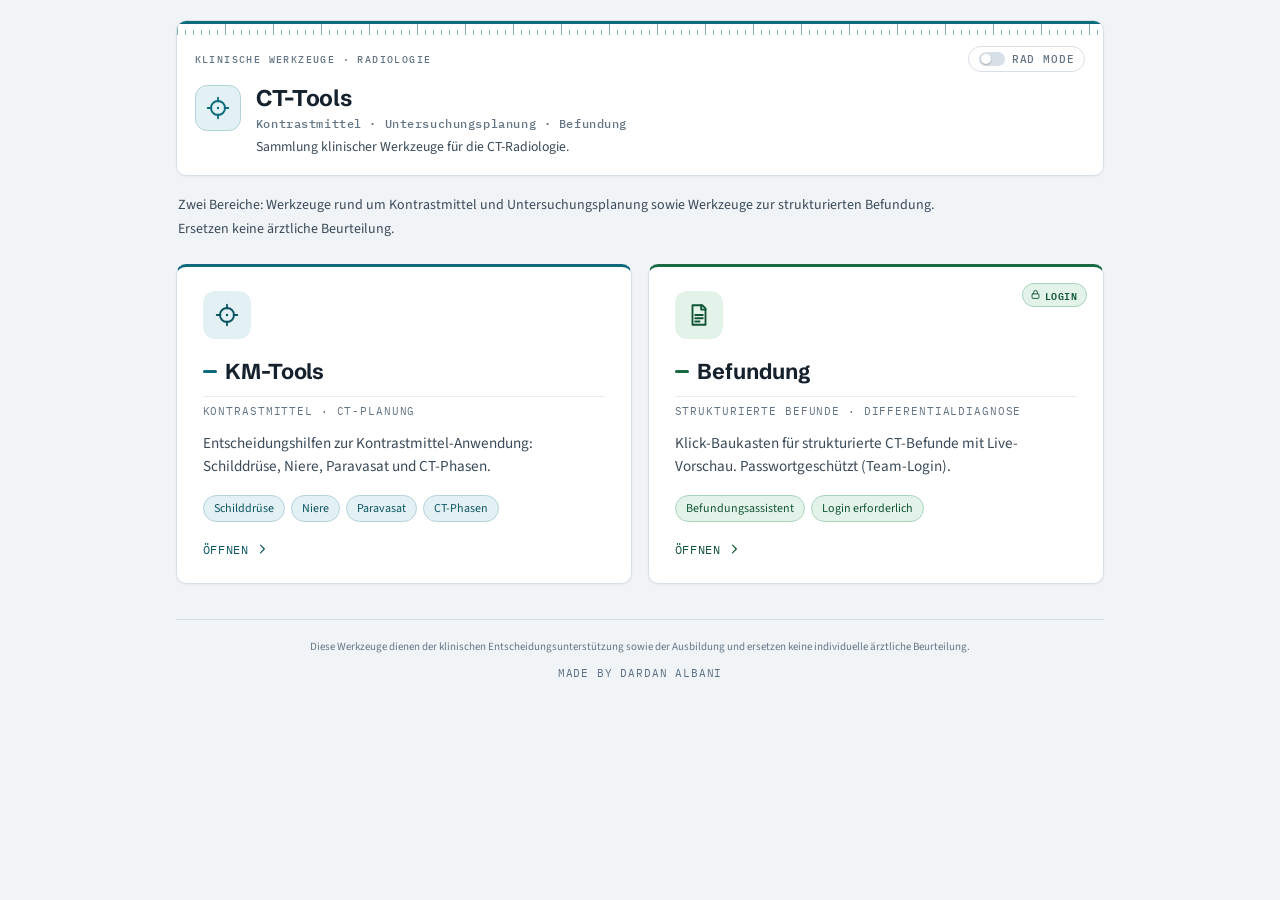
<file: index.html>
<!DOCTYPE html>
<html lang="de">
<head>
<meta charset="UTF-8">
<meta name="viewport" content="width=device-width,initial-scale=1">
<title>CT-Tools - Radiologie</title>
<link rel="stylesheet" href="km.css">
<style>
/* Landing: zwei große Kategorie-Kacheln */
.cat-grid{display:grid;grid-template-columns:repeat(auto-fit,minmax(280px,1fr));gap:16px;margin-top:.5rem}
.cat-card{display:flex;flex-direction:column;gap:0;background:var(--card);border:1px solid var(--border);border-top:3px solid var(--tool,var(--accent));border-radius:var(--radius);padding:1.5rem 1.6rem;text-decoration:none;color:inherit;transition:border-color .15s,box-shadow .15s,transform .15s;box-shadow:var(--shadow-1)}
.cat-card:hover{border-color:var(--tool,var(--accent));box-shadow:var(--shadow-2);transform:translateY(-2px)}
.cat-icon{width:48px;height:48px;border-radius:12px;background:var(--tool-tint,var(--accent-tint));color:var(--tool-ink,var(--accent));display:flex;align-items:center;justify-content:center;margin-bottom:1rem}
.cat-icon svg{width:26px;height:26px}
.cat-card h2{font-family:var(--font-display);font-size:1.35rem;margin:0 0 .35rem;color:var(--ink)}
.cat-card .cat-sub{font-family:var(--font-mono);font-size:11px;letter-spacing:.08em;text-transform:uppercase;color:var(--muted);margin-bottom:.7rem}
.cat-card p{font-size:.95rem;color:var(--prose);line-height:1.55;margin:0 0 1rem}
.cat-list{list-style:none;padding:0;margin:0 0 1.1rem;display:flex;flex-wrap:wrap;gap:6px}
.cat-list li{font-size:12px;color:var(--tool-ink,var(--accent));background:var(--tool-tint,var(--accent-tint));border:1px solid var(--tool-line,var(--accent-ring));border-radius:999px;padding:3px 10px}
.cat-cta{margin-top:auto;font-family:var(--font-mono);font-size:12px;letter-spacing:.06em;text-transform:uppercase;color:var(--tool-ink,var(--accent));display:inline-flex;align-items:center;gap:6px}
.cat-cta svg{width:14px;height:14px}
.cat-km{--tool:#0D6B7D;--tool-tint:#E4F1F4;--tool-ink:#0A5563;--tool-line:#B2D3DA}
body.rad-mode .cat-km{--tool:#59C2D6;--tool-tint:rgba(89,194,214,.13);--tool-ink:#8ADAE9;--tool-line:rgba(89,194,214,.35)}
.cat-bef{--tool:#196A43;--tool-tint:#E4F3EA;--tool-ink:#0F5433;--tool-line:#A9D4BC}
body.rad-mode .cat-bef{--tool:#45BE83;--tool-tint:rgba(69,190,131,.13);--tool-ink:#7CD6A9;--tool-line:rgba(69,190,131,.45)}
.cat-card{position:relative}
.lock-badge{position:absolute;top:16px;right:16px;display:inline-flex;align-items:center;gap:4px;font-family:var(--font-mono);font-size:10px;font-weight:600;letter-spacing:.05em;text-transform:uppercase;color:var(--tool-ink);background:var(--tool-tint);border:1px solid var(--tool-line);border-radius:999px;padding:3px 9px 3px 7px}
.lock-badge svg{width:11px;height:11px}
</style>
</head>
<body>
<script src="km.js"></script>
<div class="page">
  <header class="masthead">
    <div class="mast-ruler" aria-hidden="true"></div>
    <div class="mast-top">
      <span class="header-badge">KLINISCHE WERKZEUGE · RADIOLOGIE</span>
      <button type="button" class="rad-mode-toggle" id="radModeToggle" aria-pressed="false" title="Lesesaal-Dunkelmodus" onclick="toggleRadMode()"><span class="mode-track" aria-hidden="true"><span class="mode-thumb"></span></span><span class="mode-label">Rad&nbsp;Mode</span></button>
    </div>
    <div class="mast-main">
      <div class="tool-mark" aria-hidden="true"><svg viewBox="0 0 24 24" fill="none" stroke="currentColor" stroke-width="1.7" stroke-linecap="round" stroke-linejoin="round" aria-hidden="true"><circle cx="12" cy="12" r="6.5"/><path d="M12 2.5v3.5M12 18v3.5M2.5 12H6M18 12h3.5"/><circle cx="12" cy="12" r="1.1" fill="currentColor" stroke="none"/></svg></div>
      <div class="mast-text">
        <h1>CT-Tools<span class="h1-sub">Kontrastmittel · Untersuchungsplanung · Befundung</span></h1>
        <p class="mast-desc">Sammlung klinischer Werkzeuge für die CT-Radiologie.</p>
      </div>
    </div>
  </header>

  <p class="intro">Zwei Bereiche: Werkzeuge rund um Kontrastmittel und Untersuchungsplanung sowie Werkzeuge zur strukturierten Befundung. Ersetzen keine ärztliche Beurteilung.</p>

  <div class="cat-grid">
    <a href="km-index.html" class="cat-card cat-km">
      <div class="cat-icon"><svg viewBox="0 0 24 24" fill="none" stroke="currentColor" stroke-width="1.7" stroke-linecap="round" stroke-linejoin="round" aria-hidden="true"><circle cx="12" cy="12" r="6.5"/><path d="M12 2.5v3.5M12 18v3.5M2.5 12H6M18 12h3.5"/><circle cx="12" cy="12" r="1.1" fill="currentColor" stroke="none"/></svg></div>
      <h2>KM-Tools</h2>
      <div class="cat-sub">Kontrastmittel · CT-Planung</div>
      <p>Entscheidungshilfen zur Kontrastmittel-Anwendung: Schilddrüse, Niere, Paravasat und CT-Phasen.</p>
      <ul class="cat-list">
        <li>Schilddrüse</li><li>Niere</li><li>Paravasat</li><li>CT-Phasen</li>
      </ul>
      <span class="cat-cta">Öffnen<svg viewBox="0 0 24 24" fill="none" stroke="currentColor" stroke-width="2" stroke-linecap="round" stroke-linejoin="round" aria-hidden="true"><path d="M9.5 5.5 16 12l-6.5 6.5"/></svg></span>
    </a>

    <a href="befundung.html" class="cat-card cat-bef">
      <span class="lock-badge"><svg viewBox="0 0 24 24" fill="none" stroke="currentColor" stroke-width="2" stroke-linecap="round" stroke-linejoin="round" aria-hidden="true"><rect x="4.5" y="10.5" width="15" height="10" rx="1.8"/><path d="M8 10.5V7a4 4 0 0 1 8 0v3.5"/></svg>Login</span>
      <div class="cat-icon"><svg viewBox="0 0 24 24" fill="none" stroke="currentColor" stroke-width="1.7" stroke-linecap="round" stroke-linejoin="round" aria-hidden="true"><path d="M6 3h9l3 3v15H6V3z"/><path d="M14 3v4h4"/><path d="M8.5 12h7M8.5 15h7M8.5 18h4"/></svg></div>
      <h2>Befundung</h2>
      <div class="cat-sub">Strukturierte Befunde · Differentialdiagnose</div>
      <p>Klick-Baukasten für strukturierte CT-Befunde mit Live-Vorschau. Passwortgeschützt (Team-Login).</p>
      <ul class="cat-list">
        <li>Befundungsassistent</li><li>Login erforderlich</li>
      </ul>
      <span class="cat-cta">Öffnen<svg viewBox="0 0 24 24" fill="none" stroke="currentColor" stroke-width="2" stroke-linecap="round" stroke-linejoin="round" aria-hidden="true"><path d="M9.5 5.5 16 12l-6.5 6.5"/></svg></span>
    </a>
  </div>

  <div class="footer-note">
    Diese Werkzeuge dienen der klinischen Entscheidungsunterstützung sowie der Ausbildung und ersetzen keine individuelle ärztliche Beurteilung.
    <span class="byline">Made by Dardan Albani</span>
  </div>
</div>
</body>
</html>
</file>
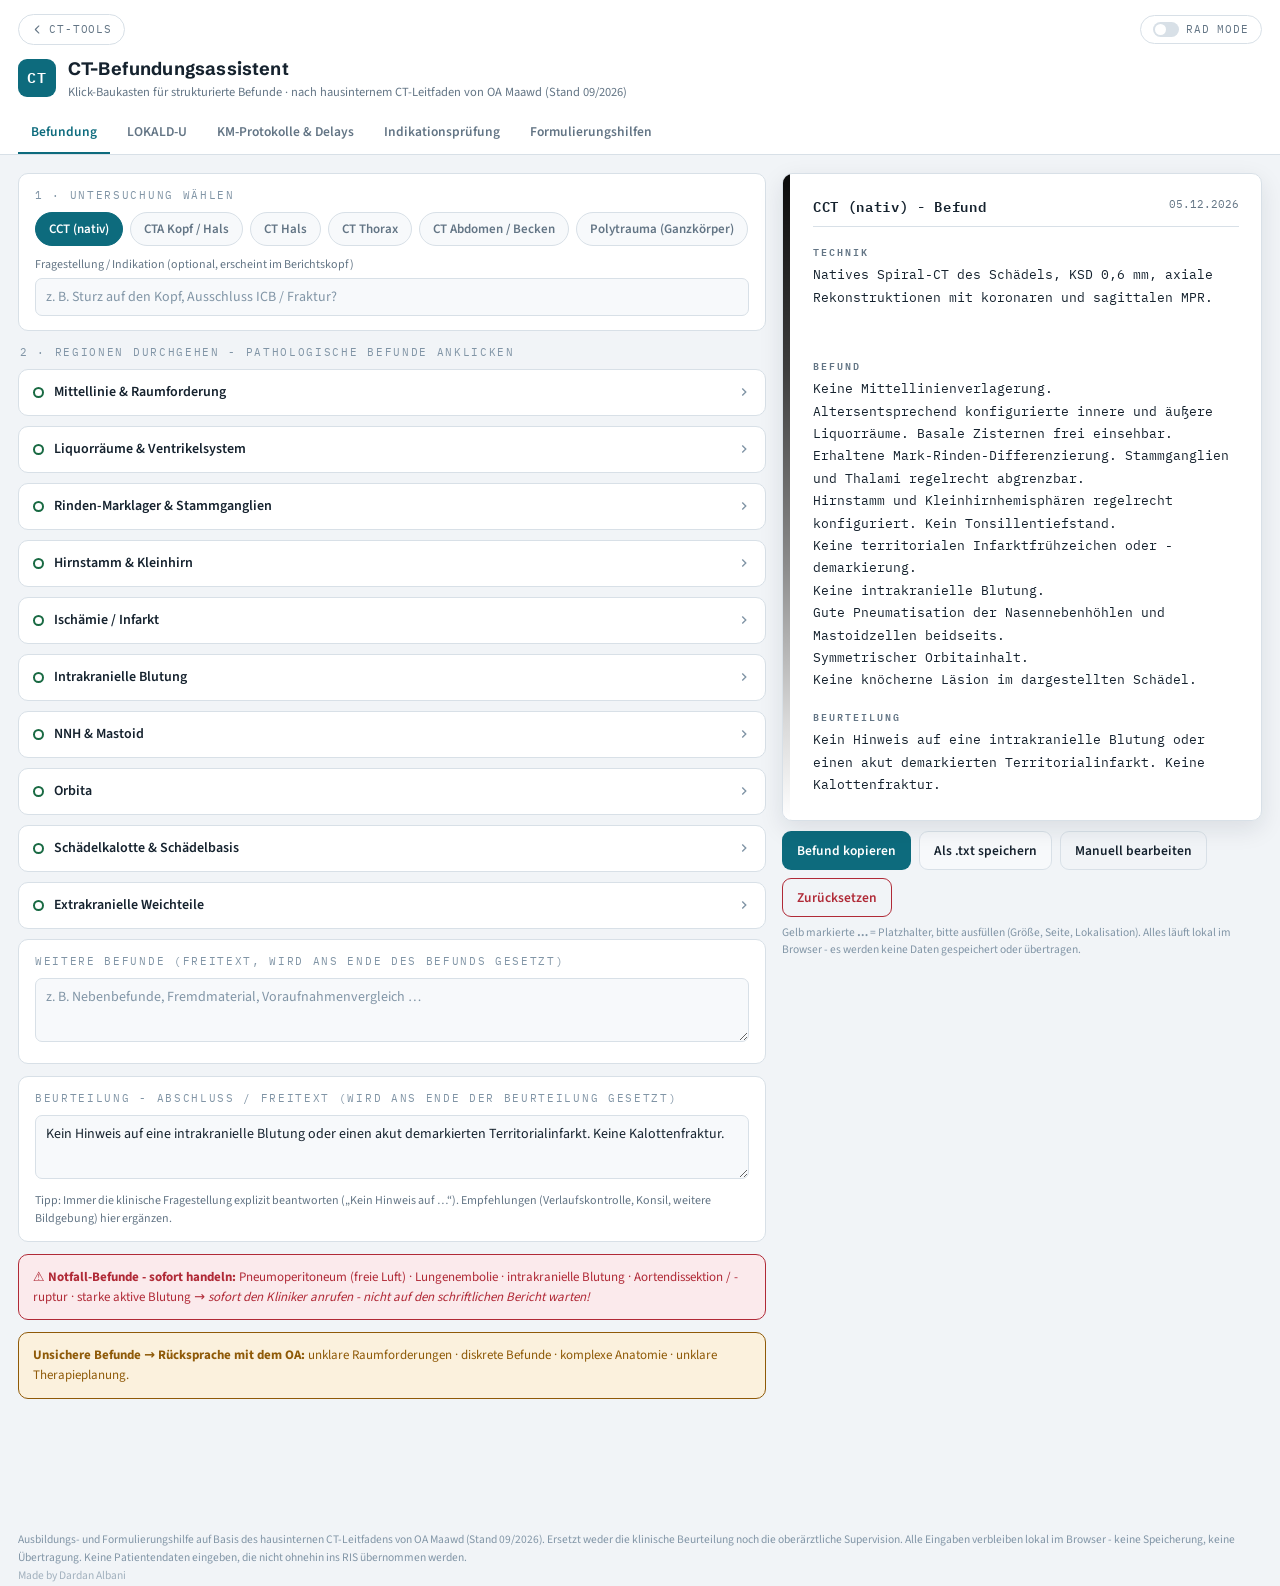
<file: befundung.html>
<!DOCTYPE html>
<html lang="de">
<head>
<meta charset="UTF-8">
<meta name="viewport" content="width=device-width, initial-scale=1.0">
<title>CT-Befundungsassistent</title>
<style>
/* ===== Schriften wie im km.css-System (self-hosted) ===== */
@font-face{font-family:'Schibsted Grotesk';src:url('fonts/schibsted-grotesk-latin-700-normal.woff2') format('woff2');font-weight:700;font-display:swap}
@font-face{font-family:'Schibsted Grotesk';src:url('fonts/schibsted-grotesk-latin-600-normal.woff2') format('woff2');font-weight:600;font-display:swap}
@font-face{font-family:'Schibsted Grotesk';src:url('fonts/schibsted-grotesk-latin-500-normal.woff2') format('woff2');font-weight:500;font-display:swap}
@font-face{font-family:'Source Sans 3';src:url('fonts/source-sans-3-latin-400-normal.woff2') format('woff2');font-weight:400;font-display:swap}
@font-face{font-family:'Source Sans 3';src:url('fonts/source-sans-3-latin-600-normal.woff2') format('woff2');font-weight:600;font-display:swap}
@font-face{font-family:'Source Sans 3';src:url('fonts/source-sans-3-latin-700-normal.woff2') format('woff2');font-weight:700;font-display:swap}
@font-face{font-family:'IBM Plex Mono';src:url('fonts/ibm-plex-mono-latin-400-normal.woff2') format('woff2');font-weight:400;font-display:swap}
@font-face{font-family:'IBM Plex Mono';src:url('fonts/ibm-plex-mono-latin-500-normal.woff2') format('woff2');font-weight:500;font-display:swap}
@font-face{font-family:'IBM Plex Mono';src:url('fonts/ibm-plex-mono-latin-600-normal.woff2') format('woff2');font-weight:600;font-display:swap}

:root{
  /* Grundflächen (hell, wie km.css) */
  --bg:#F1F4F7; --bg2:#F7F9FB; --panel:#FFFFFF; --panel2:#F7F9FB; --line:#D8E0E7;
  --ink:#15222E; --mut:#637585; --faint:#8195A6;
  /* Akzent: km-Teal statt Amber */
  --acc:#0D6B7D; --acc-soft:#E4F1F4; --acc-ink:#FFFFFF;
  /* Semantische Farben (km.css) */
  --red:#B02A37; --red-bg:#FBEAEC; --grn:#196A43; --grn-bg:#E4F3EA; --amb:#8F5A08; --amb-bg:#FBF1DD;
  /* Report-"Papier": im Hellmodus dezent abgesetzt */
  --paper:#FFFFFF; --paper2:#F2F0E9; --pink:#15222E; --pmut:#637585; --pline:#D8E0E7; --mark:#FBF1DD;
  --sans:'Source Sans 3',system-ui,-apple-system,'Helvetica Neue',Arial,sans-serif;
  --mono:'IBM Plex Mono',ui-monospace,'SF Mono','Cascadia Mono',Consolas,monospace;
  --disp:'Schibsted Grotesk','Source Sans 3',system-ui,sans-serif;
  --r:10px; --rs:7px;
  --shadow-1:0 1px 2px rgba(21,34,46,.05); --shadow-2:0 8px 24px rgba(21,34,46,.10);
}
body.rad-mode{
  --bg:#0A0E13; --bg2:#0C1218; --panel:#10161D; --panel2:#141B23; --line:#26313D;
  --ink:#E5EDF3; --mut:#8195A6; --faint:#8CA0B1;
  --acc:#59C2D6; --acc-soft:rgba(89,194,214,.13); --acc-ink:#06272E;
  --red:#EF7B78; --red-bg:rgba(239,123,120,.13); --grn:#45BE83; --grn-bg:rgba(69,190,131,.13); --amb:#E0A445; --amb-bg:rgba(224,164,69,.12);
  --paper:#0C1218; --paper2:#141B23; --pink:#E5EDF3; --pmut:#8195A6; --pline:#26313D; --mark:rgba(224,164,69,.28);
  --shadow-1:0 1px 2px rgba(0,0,0,.35); --shadow-2:0 10px 28px rgba(0,0,0,.5);
}
*{box-sizing:border-box}
html{-webkit-text-size-adjust:100%}
body{margin:0;background:var(--bg);color:var(--ink);font-family:var(--sans);font-size:15px;line-height:1.5}
button{font-family:inherit;cursor:pointer}
input,textarea,select{font-family:inherit;font-size:14px;color:var(--ink);background:var(--bg2);border:1px solid var(--line);border-radius:var(--rs);padding:8px 10px;width:100%}
input:focus,textarea:focus,select:focus,button:focus-visible{outline:2px solid var(--acc);outline-offset:1px}
textarea{resize:vertical;min-height:64px;line-height:1.55}
::placeholder{color:var(--faint)}

/* ---------- App header ---------- */
.app-head{position:sticky;top:0;z-index:40;background:var(--panel);border-bottom:1px solid var(--line);padding:14px 18px 0;min-width:0;max-width:100%}
.head-top{display:flex;align-items:center;justify-content:space-between;gap:10px;max-width:1280px;margin:0 auto 10px}
.home-btn{display:inline-flex;align-items:center;gap:5px;background:none;border:1px solid var(--line);border-radius:999px;color:var(--mut);font-size:11px;font-family:var(--mono);letter-spacing:.08em;text-transform:uppercase;padding:6px 12px;text-decoration:none}
.home-btn:hover{color:var(--ink);border-color:var(--faint)}
.rad-toggle{display:inline-flex;align-items:center;gap:7px;background:none;border:1px solid var(--line);border-radius:999px;color:var(--mut);font-size:11px;font-family:var(--mono);letter-spacing:.08em;text-transform:uppercase;padding:6px 12px}
.rad-toggle:hover{border-color:var(--faint)}
.rad-toggle .sw{width:26px;height:15px;border-radius:999px;background:var(--line);position:relative;transition:background .18s}
.rad-toggle .sw::after{content:'';position:absolute;top:2px;left:2px;width:11px;height:11px;border-radius:50%;background:var(--panel);transition:transform .18s}
body.rad-mode .rad-toggle .sw{background:var(--acc)}
body.rad-mode .rad-toggle .sw::after{transform:translateX(11px)}
.brand{display:flex;align-items:center;gap:12px;max-width:1280px;margin:0 auto}
.brand-mark{font-family:var(--mono);font-weight:700;font-size:15px;letter-spacing:.06em;color:var(--acc-ink);background:var(--acc);border-radius:9px;padding:8px 9px}
.brand h1{margin:0;font-size:18px;font-weight:700;letter-spacing:.01em;font-family:var(--disp)}
.brand p{margin:1px 0 0;font-size:12.5px;color:var(--mut)}
.tabs{display:flex;gap:4px;max-width:1280px;margin:12px auto 0;overflow-x:auto;scrollbar-width:none}
.tabs::-webkit-scrollbar{display:none}
.tab{background:none;border:none;color:var(--mut);font-size:13.5px;font-weight:600;padding:9px 13px 11px;border-bottom:2px solid transparent;white-space:nowrap;border-radius:6px 6px 0 0}
.tab:hover{color:var(--ink);background:rgba(255,255,255,.03)}
.tab.on{color:var(--acc);border-bottom-color:var(--acc)}
main{max-width:1280px;margin:0 auto;padding:18px 18px 90px}
.tabpane{display:none}
.tabpane.on{display:block}

/* ---------- Cards & shared ---------- */
.card{background:var(--panel);border:1px solid var(--line);border-radius:var(--r);padding:14px 16px;margin-bottom:12px}
.eyebrow{font-family:var(--mono);font-size:10.5px;letter-spacing:.16em;text-transform:uppercase;color:var(--faint);margin-bottom:8px}
.fld{display:block;margin-top:10px}
.fld>span{display:block;font-size:12px;color:var(--mut);margin-bottom:4px}
.hint{font-size:12px;color:var(--mut);line-height:1.45}
.alert{border-radius:var(--r);padding:12px 14px;font-size:13px;line-height:1.55;margin-bottom:12px;border:1px solid}
.alert.red{background:var(--red-bg);border-color:var(--red);color:var(--red)}
.alert.red strong{color:var(--red)}
.alert.amber{background:var(--amb-bg);border-color:var(--amb);color:var(--amb)}
.alert.amber strong{color:var(--amb)}
.btn{border:1px solid var(--line);background:var(--panel2);color:var(--ink);border-radius:9px;padding:9px 14px;font-size:13.5px;font-weight:600;display:inline-flex;align-items:center;gap:7px}
.btn:hover{border-color:var(--faint)}
.btn.primary{background:var(--acc);border-color:transparent;color:var(--acc-ink)}
.btn.primary:hover{filter:brightness(1.06)}
.btn.ghost{background:none}
.btn.danger{color:var(--red);border-color:var(--red)}
.btn.sm{padding:5px 10px;font-size:12.5px;border-radius:7px}

/* ---------- Builder layout ---------- */
.builder{display:grid;grid-template-columns:minmax(0,1fr) 480px;gap:16px;align-items:start}
.exam-picker{display:flex;flex-wrap:wrap;gap:7px}
.exam-chip{border:1px solid var(--line);background:var(--bg2);color:var(--mut);border-radius:999px;padding:7px 13px;font-size:13px;font-weight:600}
.exam-chip:hover{color:var(--ink);border-color:var(--faint)}
.exam-chip.on{background:var(--acc);border-color:var(--acc);color:var(--acc-ink)}
.phase-picker{display:flex;flex-wrap:wrap;gap:6px;margin-top:10px}
.phase-picker:empty{display:none}
.phase-chip{border:1px dashed var(--line);background:none;color:var(--mut);border-radius:999px;padding:4px 11px;font-size:12px;font-family:var(--mono)}
.phase-chip:hover{color:var(--acc);border-color:var(--acc)}

/* Regions */
.region{background:var(--panel);border:1px solid var(--line);border-radius:var(--r);margin-bottom:10px;overflow:hidden}
.region summary{list-style:none;display:flex;align-items:center;gap:10px;padding:12px 14px;cursor:pointer;user-select:none}
.region summary::-webkit-details-marker{display:none}
.region summary:hover{background:rgba(255,255,255,.02)}
.dot{width:11px;height:11px;border-radius:50%;flex:none;border:2px solid var(--grn);background:transparent;transition:all .15s}
.region.path .dot{border-color:var(--red);background:var(--red)}
.rname{font-weight:600;font-size:14px;flex:1}
.rcount{font-family:var(--mono);font-size:11px;color:var(--red);background:var(--red-bg);border-radius:999px;padding:2px 8px;display:none}
.region.path .rcount{display:inline-block}
.chev{color:var(--faint);transition:transform .18s;flex:none}
.region[open] .chev{transform:rotate(90deg)}
.rbody{padding:2px 14px 14px;border-top:1px solid var(--line)}
.rnormal{font-size:12.5px;color:var(--mut);font-style:italic;margin:10px 0 12px;padding-left:10px;border-left:2px solid var(--grn)}
.rnormal b{color:var(--grn);font-style:normal;font-weight:600}
.chips{display:flex;flex-wrap:wrap;gap:6px}
.chip{border:1px solid var(--line);background:var(--bg2);color:var(--mut);border-radius:999px;padding:5px 11px;font-size:12.5px}
.chip:hover{color:var(--red);border-color:var(--red)}
.chip::before{content:"+ ";color:var(--faint)}
.inst{background:var(--panel2);border:1px solid var(--line);border-left:3px solid var(--red);border-radius:var(--rs);padding:10px 12px;margin-top:10px}
.inst-head{display:flex;align-items:center;gap:8px;margin-bottom:7px}
.inst-name{font-size:13px;font-weight:700;color:var(--red);flex:1}
.inst textarea{background:var(--bg);font-family:var(--mono);font-size:12.5px}
.inst .bt-label{font-family:var(--mono);font-size:10px;letter-spacing:.14em;color:var(--faint);margin:8px 0 4px;text-transform:uppercase}
.inst .ihint{font-size:11.5px;color:var(--amb);margin-top:7px;line-height:1.45}
.xbtn{background:none;border:none;color:var(--faint);font-size:16px;line-height:1;padding:2px 6px;border-radius:6px}
.xbtn:hover{color:var(--red);background:var(--red-bg)}

/* ---------- Report paper ---------- */
.right{position:sticky;top:96px;max-height:calc(100vh - 112px);display:flex;flex-direction:column}
.paper{position:relative;background:var(--paper);color:var(--pink);border:1px solid var(--line);border-radius:var(--r);box-shadow:var(--shadow-2,0 8px 24px rgba(21,34,46,.10));overflow:auto;flex:1;min-height:340px}
.hu{position:absolute;left:0;top:0;bottom:0;width:7px;background:linear-gradient(180deg,#0b0b0b 0%,#3d3d3d 30%,#8a8a8a 60%,#d9d9d9 85%,#ffffff 100%)}
.paper-in{padding:20px 22px 24px 30px;font-family:var(--mono);font-size:12.8px;line-height:1.75}
.rp-title{font-size:13.5px;font-weight:700;letter-spacing:.05em;border-bottom:1px solid var(--pline);padding-bottom:8px;margin-bottom:10px;display:flex;justify-content:space-between;gap:10px;flex-wrap:wrap}
.rp-title small{color:var(--pmut);font-weight:400;letter-spacing:0}
.rp-eyebrow{font-size:10px;letter-spacing:.2em;color:var(--pmut);margin:16px 0 4px;font-weight:700}
.rp-eyebrow:first-of-type{margin-top:8px}
.rp-text{white-space:pre-wrap;word-wrap:break-word}
.rp-text:empty::before{content:"-";color:var(--pmut)}
.rp-text mark{background:var(--mark);border-radius:3px;padding:0 3px;font-weight:700}
#tTechnik{background:transparent;border:none;padding:0;color:var(--pink);font-family:var(--mono);font-size:12.8px;line-height:1.75;width:100%;min-height:0;resize:none;overflow:hidden}
#tTechnik:focus{outline:1px dashed var(--pmut);outline-offset:3px;border-radius:2px}
#manualArea{display:none;width:100%;min-height:420px;background:transparent;border:1px dashed #bdb8aa;color:var(--pink);font-family:var(--mono);font-size:12.8px;line-height:1.7}
.paper.manual .autoview{display:none}
.paper.manual #manualArea{display:block}
.rp-actions{display:flex;flex-wrap:wrap;gap:8px;margin-top:10px}
.rp-note{font-size:11.5px;color:var(--faint);margin-top:8px;line-height:1.45}
.fab{display:none;position:fixed;right:16px;bottom:16px;z-index:60;background:var(--acc);color:var(--acc-ink);border:none;border-radius:999px;padding:13px 18px;font-weight:700;font-size:14px;box-shadow:var(--shadow-2,0 6px 24px rgba(0,0,0,.2))}

/* ---------- Static tabs ---------- */
.grid2{display:grid;grid-template-columns:repeat(auto-fit,minmax(300px,1fr));gap:12px}
.kmcard h3{margin:0 0 6px;font-size:14.5px;color:var(--acc)}
.kmcard .kv{display:grid;grid-template-columns:110px 1fr;gap:3px 10px;font-size:13px;margin-top:8px}
.kmcard .kv b{color:var(--mut);font-weight:600;font-family:var(--mono);font-size:11px;letter-spacing:.08em;text-transform:uppercase;padding-top:2px}
.kmcard ul{margin:8px 0 0;padding-left:18px;font-size:13px;line-height:1.6}
.kmcard li{margin-bottom:4px}
h2.sect{font-size:16px;margin:22px 0 10px;color:var(--ink)}
h2.sect:first-child{margin-top:0}
h2.sect small{display:block;font-size:12.5px;color:var(--mut);font-weight:400;margin-top:2px}

/* Indikation checklist */
.step{display:flex;gap:12px;background:var(--panel);border:1px solid var(--line);border-radius:var(--r);padding:13px 15px;margin-bottom:10px;align-items:flex-start}
.step input[type=checkbox]{width:19px;height:19px;flex:none;margin-top:2px;accent-color:var(--acc)}
.step .num{font-family:var(--mono);font-weight:700;color:var(--acc);flex:none;font-size:13px;padding-top:1px}
.step h4{margin:0 0 3px;font-size:14px}
.step p{margin:0;font-size:12.5px;color:var(--mut);line-height:1.55}
.step .sub{margin-top:8px;background:var(--bg2);border:1px solid var(--line);border-radius:var(--rs);padding:9px 11px;font-size:12.5px;line-height:1.55;color:var(--ink)}
.step .sub b{color:var(--amb)}
.progress{height:8px;background:var(--panel2);border-radius:999px;overflow:hidden;margin:6px 0 14px}
.progress>div{height:100%;width:0;background:linear-gradient(90deg,var(--acc),var(--grn));transition:width .25s}
#indDone{display:none}
#indDone.show{display:block}

/* Formulierung */
.cert{border-radius:var(--r);border:1px solid var(--line);padding:12px 14px;margin-bottom:10px;background:var(--panel)}
.cert-head{display:flex;align-items:center;gap:10px;margin-bottom:6px}
.cert-num{font-family:var(--mono);font-weight:800;font-size:16px;width:30px;height:30px;border-radius:8px;display:flex;align-items:center;justify-content:center;color:#12161b;flex:none}
.cert h3{margin:0;font-size:14px;flex:1}
.cert h3 small{display:block;font-weight:400;color:var(--mut);font-size:12px}
.cert .verbs{font-family:var(--mono);font-size:11.5px;color:var(--mut);margin-bottom:7px}
.phrase{display:inline-block;border:1px solid var(--line);background:var(--bg2);color:var(--ink);border-radius:999px;padding:4px 11px;font-size:12.5px;margin:0 5px 6px 0}
.phrase:hover{border-color:var(--acc);color:var(--acc)}

/* LOKALD */
.lok-grid{display:grid;grid-template-columns:repeat(auto-fit,minmax(230px,1fr));gap:10px 14px}
.lok-step{font-family:var(--mono);font-size:10.5px;letter-spacing:.14em;color:var(--acc);text-transform:uppercase;margin-bottom:4px}
#lokOut{background:var(--paper);color:var(--pink);font-family:var(--mono);font-size:12.8px;line-height:1.7;border-radius:var(--rs);padding:14px 16px;margin-top:12px;white-space:pre-wrap;min-height:60px}
#lokOut:empty::before{content:"Die generierte Beschreibung erscheint hier.";color:var(--pmut)}

.toast{position:fixed;left:50%;bottom:22px;transform:translateX(-50%) translateY(20px);background:var(--ink);border:1px solid var(--line);color:var(--panel);padding:10px 18px;border-radius:999px;font-size:13.5px;opacity:0;pointer-events:none;transition:all .22s;z-index:100;box-shadow:var(--shadow-2,0 8px 30px rgba(0,0,0,.2))}
.toast.show{opacity:1;transform:translateX(-50%) translateY(0)}
footer{max-width:1280px;margin:30px auto 0;padding:0 18px;font-size:11.5px;color:var(--faint);line-height:1.6}

@media (max-width:980px){
  .builder{grid-template-columns:1fr}
  .right{position:fixed;inset:0;z-index:70;background:rgba(21,34,46,.45);backdrop-filter:blur(3px);padding:14px;max-height:none;display:none}
  body.show-report .right{display:flex}
  body.show-report{overflow:hidden}
  .fab{display:inline-flex}
  .rp-close{display:inline-flex !important}
}
.rp-close{display:none}
@media (prefers-reduced-motion:reduce){*{transition:none !important;animation:none !important}}
@media print{
  body{background:#fff}
  .app-head,.left,.fab,.rp-actions,.rp-note,footer,.toast{display:none !important}
  .builder{display:block}
  .right{position:static;max-height:none}
  .paper{box-shadow:none;border-radius:0}
}
</style>
</head>
<body>
<header class="app-head">
  <div class="head-top">
    <a href="index.html" class="home-btn"><svg viewBox="0 0 24 24" width="13" height="13" fill="none" stroke="currentColor" stroke-width="2" stroke-linecap="round" stroke-linejoin="round" aria-hidden="true"><path d="M14.5 5.5 8 12l6.5 6.5"/></svg>CT-Tools</a>
    <button class="rad-toggle" id="radToggle" type="button" aria-label="Rad Mode umschalten"><span class="sw"></span>Rad Mode</button>
  </div>
  <div class="brand">
    <div class="brand-mark">CT</div>
    <div>
      <h1>CT-Befundungsassistent</h1>
      <p>Klick-Baukasten für strukturierte Befunde · nach hausinternem CT-Leitfaden von OA Maawd (Stand 09/2026)</p>
    </div>
  </div>
  <nav class="tabs" id="tabs">
    <button class="tab on" data-tab="befundung">Befundung</button>
    <button class="tab" data-tab="lokald">LOKALD-U</button>
    <button class="tab" data-tab="km">KM-Protokolle &amp; Delays</button>
    <button class="tab" data-tab="indikation">Indikationsprüfung</button>
    <button class="tab" data-tab="formulierung">Formulierungshilfen</button>
  </nav>
</header>
<main>

<!-- ============ TAB: BEFUNDUNG ============ -->
<section class="tabpane on" id="pane-befundung">
  <div class="builder">
    <div class="left">
      <div class="card">
        <div class="eyebrow">1 · Untersuchung wählen</div>
        <div class="exam-picker" id="examPicker"></div>
        <div class="phase-picker" id="phasePicker"></div>
        <label class="fld"><span>Fragestellung / Indikation (optional, erscheint im Berichtskopf)</span>
          <input id="fragestellung" placeholder="z. B. Sturz auf den Kopf, Ausschluss ICB / Fraktur?">
        </label>
      </div>
      <div class="eyebrow" style="margin:14px 2px 8px">2 · Regionen durchgehen - pathologische Befunde anklicken</div>
      <div id="regions"></div>
      <div class="card">
        <div class="eyebrow">Weitere Befunde (Freitext, wird ans Ende des Befunds gesetzt)</div>
        <textarea id="freiBefund" placeholder="z. B. Nebenbefunde, Fremdmaterial, Voraufnahmenvergleich …"></textarea>
      </div>
      <div class="card">
        <div class="eyebrow">Beurteilung - Abschluss / Freitext (wird ans Ende der Beurteilung gesetzt)</div>
        <textarea id="freiBeurt"></textarea>
        <div class="hint" style="margin-top:6px">Tipp: Immer die klinische Fragestellung explizit beantworten („Kein Hinweis auf …“). Empfehlungen (Verlaufskontrolle, Konsil, weitere Bildgebung) hier ergänzen.</div>
      </div>
      <div class="alert red"><strong>⚠ Notfall-Befunde - sofort handeln:</strong> Pneumoperitoneum (freie Luft) · Lungenembolie · intrakranielle Blutung · Aortendissektion / -ruptur · starke aktive Blutung → <em>sofort den Kliniker anrufen - nicht auf den schriftlichen Bericht warten!</em></div>
      <div class="alert amber"><strong>Unsichere Befunde → Rücksprache mit dem OA:</strong> unklare Raumforderungen · diskrete Befunde · komplexe Anatomie · unklare Therapieplanung.</div>
    </div>

    <aside class="right" id="reportPanel">
      <div class="paper" id="paper">
        <div class="hu" aria-hidden="true"></div>
        <div class="paper-in">
          <div class="rp-title"><span id="rpExam">CT-Befund</span><small id="rpDate"></small></div>
          <div class="autoview">
            <div class="rp-eyebrow" id="rpFrageLbl" style="display:none">FRAGESTELLUNG</div>
            <div class="rp-text" id="rpFrage" style="display:none"></div>
            <div class="rp-eyebrow">TECHNIK</div>
            <textarea id="tTechnik" rows="3" spellcheck="false"></textarea>
            <div class="rp-eyebrow">BEFUND</div>
            <div class="rp-text" id="rpBefund"></div>
            <div class="rp-eyebrow">BEURTEILUNG</div>
            <div class="rp-text" id="rpBeurt"></div>
          </div>
          <textarea id="manualArea" spellcheck="false"></textarea>
        </div>
      </div>
      <div class="rp-actions">
        <button class="btn primary" id="btnCopy">Befund kopieren</button>
        <button class="btn" id="btnTxt">Als .txt speichern</button>
        <button class="btn ghost" id="btnManual">Manuell bearbeiten</button>
        <button class="btn ghost danger" id="btnReset">Zurücksetzen</button>
        <button class="btn ghost rp-close" id="btnCloseReport">Schließen</button>
      </div>
      <div class="rp-note">Gelb markierte <b>…</b> = Platzhalter, bitte ausfüllen (Größe, Seite, Lokalisation). Alles läuft lokal im Browser - es werden keine Daten gespeichert oder übertragen.</div>
    </aside>
  </div>
  <button class="fab" id="fabReport">📄 Befund</button>
</section>

<!-- ============ TAB: LOKALD-U ============ -->
<section class="tabpane" id="pane-lokald">
  <div class="card">
    <h2 class="sect">Raumforderung beschreiben - die 6-Schritt-Methode (LOKALD-U)<small>Lokalisation · Konfiguration · Ausdehnung · Linearität/Dichte · Dynamik/Enhancement · Umgebung</small></h2>
    <div class="lok-grid">
      <div><div class="lok-step">1 · LO - Lokalisation</div>
        <input id="lokLo" placeholder="z. B. Lebersegment IVb / unterer Nierenpol links">
      </div>
      <div><div class="lok-step">2 · K - Form</div>
        <select id="lokForm"><option>rundliche</option><option>ovaläre</option><option>lobulierte</option><option>sternförmig-spikulierte</option><option>irregulär konfigurierte</option></select>
      </div>
      <div><div class="lok-step">2 · K - Rand</div>
        <select id="lokRand"><option>scharf begrenzte</option><option>unscharf begrenzte</option><option>infiltrativ in das Nachbargewebe einwachsende</option></select>
      </div>
      <div><div class="lok-step">3 · A - Ausdehnung (mm)</div>
        <div style="display:flex;gap:6px"><input id="lokA1" placeholder="L"><input id="lokA2" placeholder="B"><input id="lokA3" placeholder="H"></div>
      </div>
      <div><div class="lok-step">3 · A - Schicht / Serie</div>
        <input id="lokSchicht" placeholder="z. B. axial, Schicht 45">
      </div>
      <div><div class="lok-step">4 · L - Dichte (nativ)</div>
        <select id="lokDichte"><option>hypodense</option><option>isodense</option><option>hyperdense</option><option>heterogene, überwiegend hypodense</option></select>
      </div>
      <div><div class="lok-step">4 · L - HU (nativ, optional)</div>
        <input id="lokHU" placeholder="z. B. 35">
      </div>
      <div><div class="lok-step">4 · L - Binnenstruktur</div>
        <select id="lokBinnen"><option>homogener Binnenstruktur</option><option>heterogener Binnenstruktur mit Nekrosen</option><option>heterogener Binnenstruktur mit Verkalkungen</option><option>heterogener Binnenstruktur mit Nekrose- und Kalkanteilen</option></select>
      </div>
      <div><div class="lok-step">5 · D - KM-Verhalten</div>
        <select id="lokDyn"><option>kein wesentliches Kontrastmittelenhancement</option><option>ein marginales, ringförmiges Kontrastmittelenhancement</option><option>ein progressives Kontrastmittelenhancement von außen nach innen</option><option>eine kräftige arterielle Kontrastmittelaufnahme mit Wash-out in der venösen Phase</option><option>eine kräftige, homogene Kontrastmittelaufnahme</option></select>
      </div>
      <div><div class="lok-step">6 · U - Umgebung</div>
        <select id="lokUmg"><option>ohne relevante Umgebungsreaktion</option><option>mit Verdrängung / Kompression der angrenzenden Gefäße und Organe</option><option>mit Infiltration der Nachbarstrukturen</option><option>mit perifokalem Ödem bzw. Fettgewebsimbibierung</option></select>
      </div>
      <div><div class="lok-step">6 · U - Details (optional)</div>
        <input id="lokUmgTxt" placeholder="z. B. Infiltration der V. portae, Masseneffekt nach ventral">
      </div>
    </div>
    <div style="display:flex;gap:8px;margin-top:14px;flex-wrap:wrap">
      <button class="btn primary" id="lokGen">Beschreibung generieren</button>
      <button class="btn" id="lokCopy">Kopieren</button>
      <button class="btn" id="lokInsert">In aktuellen Befund einfügen</button>
    </div>
    <div id="lokOut"></div>
    <div class="hint" style="margin-top:10px">Eine strukturierte Beschreibung (LOKALD-U) sorgt für vollständige, klare und reproduzierbare Befunde und erleichtert Diagnosefindung und Verlaufskontrolle.</div>
  </div>
</section>

<!-- ============ TAB: KM-PROTOKOLLE ============ -->
<section class="tabpane" id="pane-km">
  <h2 class="sect">Allgemeine Faustregeln (i. v. Kontrastmittel)</h2>
  <div class="grid2">
    <div class="card kmcard"><h3>KM-Menge</h3><ul>
      <li>Richtet sich nach dem Körpergewicht: <b>1–1,5 ml/kg KG</b>.</li>
      <li>Normaler Erwachsener standardisiert meist <b>80–120 ml</b>.</li></ul></div>
    <div class="card kmcard"><h3>Flussrate (Flow)</h3><ul>
      <li>Routine / Gewebe: <b>2,5–3,0 ml/s</b>.</li>
      <li>Gefäße (CTA): <b>4,0–5,0 ml/s</b> - hier ist eine dicke grüne Kanüle in der Ellenbeuge Pflicht!</li></ul></div>
    <div class="card kmcard"><h3>NaCl-Nachspülung</h3><ul>
      <li>Immer <b>30–50 ml</b> Kochsalz direkt nach dem KM.</li>
      <li>Spart KM und verhindert Artefakte in den großen Venen.</li></ul></div>
  </div>

  <h2 class="sect">Protokolle im Detail<small>Menge · Flow · Delay / Bolus-Tracking</small></h2>
  <div class="grid2">
    <div class="card kmcard"><h3>CTA Kopf / Hals (z. B. Schlaganfall)</h3><div class="kv">
      <b>Menge/Flow</b><span>ca. 50–60 ml mit 4,5–5,0 ml/s</span>
      <b>Delay</b><span>Bolus-Tracking in der Aorta ascendens oder den Karotiden; Start bei ca. 100–120 HU (ca. 10–12 s nach Spritzenstart)</span></div></div>
    <div class="card kmcard"><h3>CTA Lungenarterien (LAE-Protokoll)</h3><div class="kv">
      <b>Menge/Flow</b><span>ca. 50–60 ml mit 4,5–5,0 ml/s</span>
      <b>Delay</b><span>Bolus-Tracking direkt im Truncus pulmonalis; Start sofort bei 100 HU (oft schon nach 8–10 s)</span></div></div>
    <div class="card kmcard"><h3>CTA Aorta (Dissektion / Aneurysma)</h3><div class="kv">
      <b>Menge/Flow</b><span>ca. 80–100 ml mit 4,0–4,5 ml/s</span>
      <b>Delay</b><span>Bolus-Tracking in der Aorta descendens (Höhe Zwerchfell); Start bei 120 HU</span>
      <b>Extras</b><span>EKG-getriggert insbesondere bei Dissektionssuche. Zusätzliche portalvenöse Phase über das Abdomen inkl. Nieren, um eine Mitbeteiligung der A. renalis bzw. Minderperfusion der Niere frühzeitig zu detektieren (Schutz vor Organverlust = Goldstandard in domo)</span></div></div>
    <div class="card kmcard"><h3>CT Hals (Weichteile / Tumor)</h3><div class="kv">
      <b>Menge/Flow</b><span>ca. 80 ml mit 2,5–3,0 ml/s</span>
      <b>Delay</b><span>65–70 s (spät-portalvenöse Phase) - so färben sich Lymphknoten und Abszessränder perfekt an</span></div></div>
    <div class="card kmcard"><h3>CT Thorax (Routine / Tumor / Infekt)</h3><div class="kv">
      <b>Menge/Flow</b><span>ca. 70–85 ml mit 3,0 ml/s</span>
      <b>Delay</b><span>45–50 s (früh-venöse Phase): Lungengefäße und Gewebe gleichzeitig gut beurteilbar</span></div></div>
    <div class="card kmcard"><h3>CT / CTA Abdomen &amp; Becken - Phasen-Delays</h3><div class="kv">
      <b>Menge/Flow</b><span>ca. 120 ml mit 3,0 ml/s</span>
      <b>Arteriell</b><span>Oberbauch: 20–30 s nach Spritzenstart oder Bolus-Tracking → hypervaskularisierte Tumoren (HCC, pNET, NET-Lebermetastasen), Shunts, Angiodysplasien, Gefäßverschluss</span>
      <b>Pankreatogen</b><span>spät-arteriell, ca. 35–45 s → Pankreas-Adenokarzinom demarkiert sich hypovaskularisiert gegen maximal kontrastiertes Parenchym und pankreasnahe Arterien (Tr. coeliacus, AMS)</span>
      <b>Portalvenös</b><span>Standard: Split-Bolus oder festes Delay 70–80 s → für alle möglichen Pathologien</span>
      <b>Nephrographisch</b><span>90–120 s</span>
      <b>Spätphase</b><span>3–5 min → Leberläsionen (atypische Zysten, fragliches Hämangiom, Wash-out eines HCC)</span>
      <b>Ausscheidung</b><span>10–15 min (urologische Phase) → Harntrakttumoren, Urinom, Leckage, Harnblasenverletzung</span>
      <b>Wash-out</b><span>≥ 15 min → Nebennierenadenome (Wash-out-Berechnung)</span></div></div>
  </div>
  <div class="alert amber" style="margin-top:12px"><strong>Merke:</strong> Bei aktiver Blutung darf der Scanbereich angepasst werden - die Spätphase nicht später als 3 min fahren. · Staging-Intervall standardmäßig höchstens alle 8 Wochen (Ausnahme: hochaggressive Keimzelltumoren / Lymphome), sonst gibt es Probleme mit der örtlichen Stelle.</div>

  <h2 class="sect">Orale Kontrastmittelgabe - Gastrografin®<small>iodhaltiges, wasserlösliches, positives orales KM · wird bei Perforation im Gegensatz zu Bariumsulfat problemlos resorbiert (keine Barium-Peritonitis)</small></h2>
  <div class="grid2">
    <div class="card kmcard"><h3>Normale Darmkontrastierung</h3><ul>
      <li>Indikationen: z. B. Pankreastumoren, Uterusraumforderung.</li>
      <li>Verdünnung: <b>2–3 %</b> (20–30 bzw. 30–50 ml Gastrografin auf 1 l Wasser).</li>
      <li>Einnahme über <b>45–90 min</b> vor der Untersuchung.</li></ul></div>
    <div class="card kmcard"><h3>V. a. Anastomoseninsuffizienz</h3><ul>
      <li>Postoperative Kontrolle nach Magen- / Darmresektion.</li>
      <li><b>50–100 ml Gastrografin 1:1</b> mit Wasser verdünnt, oral oder über Sonde, kurz vor / während des CT.</li></ul></div>
    <div class="card kmcard"><h3>V. a. Ösophagusperforation / Boerhaave</h3><ul>
      <li><b>20–50 ml unverdünnt</b> „auf dem Tisch“.</li></ul></div>
    <div class="card kmcard"><h3>Suspekte PEG-Sondenleckage</h3><ul>
      <li><b>100 ml über die PEG-Sonde</b> (50 ml Gastrografin + 50 ml Wasser), danach Bildakquisition.</li></ul></div>
    <div class="card kmcard"><h3>V. a. Organperforation</h3><ul>
      <li>Orale KM-Gabe laut ESGAR routinemäßig indiziert? <b>Nein!</b></li>
      <li>Optional (1:1 verdünnt) nur in Einzelfällen: initiales CT ohne orale Kontrastierung unklar · Patient hämodynamisch stabil · Leckage-Nachweis würde das therapeutische Vorgehen beeinflussen.</li></ul></div>
    <div class="card kmcard"><h3>Darmstörungen &amp; Abgrenzung</h3><ul>
      <li>Subileus: Gastrografin-MDP als Verlaufskontrolle diskutabel.</li>
      <li><b>Ileus mit Erbrechen / Schluckstörung: kein orales Gastrografin!</b> (Aspirationsrisiko → akutes toxisches Lungenödem, Pneumonie, Lungenabszess)</li>
      <li>Abgrenzung Raumforderung vs. Darmschlinge bei kachektischen Patienten: hochverdünnt (2–3 %).</li></ul></div>
  </div>
  <div class="alert red" style="margin-top:12px"><strong>⚠ Warnhinweise:</strong> Orales Gastrografin ist iodhaltig → wegen der geringen systemischen Resorption über das Peritoneum bei <em>manifester Hyperthyreose</em> und <em>Niereninsuffizienz</em> kontraindiziert. · Erbrechen ohne Magensonde + normales Abdomen-CT geplant → <em>kein orales KM!</em> · Ist die orale Kontrastierung unumgänglich (Perforationsverdacht) und der Patient erbricht → Magensonde legen, Magen entleeren und nichtionisches KM (z. B. Omnipaque) verwenden.</div>
</section>

<!-- ============ TAB: INDIKATIONSPRÜFUNG ============ -->
<section class="tabpane" id="pane-indikation">
  <h2 class="sect">Rechtfertigende Indikation - 7 Schritte von der Fragestellung bis zum Protokoll<small>Ziel: die richtige Untersuchung für den richtigen Patienten - sicher, gerechtfertigt und optimiert.</small></h2>
  <div class="progress"><div id="indBar"></div></div>
  <div class="alert amber" id="indDone"><strong>✓ Alle Punkte geprüft.</strong> Die Untersuchung ist laut rechtfertigender Indikation indiziert - Protokoll schreiben und Indikation dokumentieren.</div>

  <label class="step"><input type="checkbox" class="ind"><span class="num">1</span><div>
    <h4>Fragestellung prüfen</h4><p>Die Fragestellung genau lesen. Was soll bewiesen oder ausgeschlossen werden?</p></div></label>
  <label class="step"><input type="checkbox" class="ind"><span class="num">2</span><div>
    <h4>Fehlende Angaben prüfen</h4><p>Fehlen relevante Angaben? Falls ja → Rücksprache mit dem Kliniker: unklare Angaben klären und die Fragestellung präzisieren.</p></div></label>
  <label class="step"><input type="checkbox" class="ind"><span class="num">3</span><div>
    <h4>Lohnt sich die CT-Untersuchung?</h4><p>Gibt es aktuelle Untersuchungen, die die Frage bereits beantworten? Könnte eine andere Modalität (Röntgen, Ultraschall) genügen? Patientenzustand und Alter berücksichtigen.</p>
    <div class="sub"><b>ALARA-Prinzip:</b> so wenig Strahlung wie möglich, so viel wie nötig. Falls nicht gerechtfertigt → CT nicht indiziert: andere Modalität wählen oder auf vorhandene Ergebnisse zurückgreifen.</div></div></label>
  <label class="step"><input type="checkbox" class="ind"><span class="num">4a</span><div>
    <h4>Laborwerte: Nierenfunktion (GFR, Kreatinin)</h4><p>GFR niedrig - was tun?</p>
    <div class="sub">Risiko der KM-induzierten Nephropathie beachten · Hydratation sicherstellen · niedrig-osmolares KM verwenden · ggf. alternative Methoden prüfen · Nutzen-Risiko-Abwägung.</div></div></label>
  <label class="step"><input type="checkbox" class="ind"><span class="num">4b</span><div>
    <h4>Laborwerte: Schilddrüsenfunktion (TSH, T3, T4)</h4><p>TSH niedrig - was tun?</p>
    <div class="sub">Auf Hyperthyreose achten · iodhaltiges KM kann eine kontrastmittelinduzierte Thyreotoxikose auslösen · Nutzen-Risiko-Abwägung · bei Bedarf endokrinologische Rücksprache.</div></div></label>
  <label class="step"><input type="checkbox" class="ind"><span class="num">5</span><div>
    <h4>KM-Allergie prüfen</h4><p>Liegt eine bekannte KM-Allergie vor? Welcher Grad (leicht / mäßig / schwer)?</p>
    <div class="sub"><b>Falls ja → Prämedikation und Vorbereitung:</b> Allergieprophylaxe je nach Allergiegrad, z. B. Kortikosteroide + Antihistaminika · Notfallmedikation bereithalten.</div></div></label>
  <label class="step"><input type="checkbox" class="ind"><span class="num">6</span><div>
    <h4>CT-Untersuchung indiziert</h4><p>Die Untersuchung ist laut rechtfertigender Indikation indiziert.</p></div></label>
  <label class="step"><input type="checkbox" class="ind"><span class="num">7</span><div>
    <h4>Protokoll schreiben</h4><p>Passendes CT-Protokoll wählen · Parameter an Fragestellung und Patient anpassen (nativ / KM / Phasen · späte Phase? · Kontrastmittel? · Schichtdicke? · FOV / Rekonstruktion?) · Indikation und rechtfertigende Gründe dokumentieren.</p></div></label>

  <div class="alert amber"><strong>Wichtige Prinzipien:</strong> Strahlenschutz - nur indizieren, wenn wirklich nötig · Patientenfokus - immer an die klinische Frage denken, nicht an Standardprotokolle · Kommunikation - lieber einmal zu viel anrufen als einmal zu wenig · Qualität geht vor - eine gute Untersuchung beim ersten Mal spart Zeit und schont den Patienten.</div>
</section>

<!-- ============ TAB: FORMULIERUNGSHILFEN ============ -->
<section class="tabpane" id="pane-formulierung">
  <h2 class="sect">Diagnostische Sicherheit - Formulierungshilfen für die Beurteilung<small>Formulierung entsprechend der eigenen diagnostischen Sicherheit wählen · Phrase antippen = kopieren. Im Zweifel konservativ formulieren, immer an Fragestellung und Gesamtbild anpassen.</small></h2>
  <div id="certList"></div>
  <h2 class="sect">Aufbau der Beurteilung<small>Merkhilfe: BEURTEILUNG = Interpretation → Differenzialdiagnosen → wahrscheinlichste Diagnose → Ätiologie → Empfehlung</small></h2>
  <div class="grid2">
    <div class="card kmcard"><h3>1 · Interpretationsbeschreibung</h3><ul><li>Zusammenfassung der wichtigsten Bildbefunde und deren Bedeutung (z. B. Wandverdickung des Sigmas, perisigmoidale Fettgewebsinfiltration, Divertikel, keine freie Luft).</li></ul></div>
    <div class="card kmcard"><h3>2 · Differenzialdiagnosen</h3><ul><li>Mögliche Diagnosen nach Wahrscheinlichkeit geordnet (z. B. Divertikulitis > Kolonkarzinom > epiploische Appendagitis > Kolitis).</li></ul></div>
    <div class="card kmcard"><h3>3 · Wahrscheinlichste Diagnose</h3><ul><li>Klare Diagnose, wenn möglich; sonst: „am ehesten vereinbar mit …“.</li></ul></div>
    <div class="card kmcard"><h3>4 · Ätiologie der DD</h3><ul><li>Mögliche Ursache(n): entzündlich, infektiös, neoplastisch, traumatisch, vaskulär, degenerativ …</li></ul></div>
    <div class="card kmcard"><h3>5 · Empfehlungen</h3><ul><li>Weitere Diagnostik oder Therapie, abhängig von Befund und Klinik (klinische Korrelation, Labor, Sonographie, Verlaufskontrolle, Koloskopie nach der Akutphase …).</li></ul></div>
  </div>
</section>

</main>
<footer>Ausbildungs- und Formulierungshilfe auf Basis des hausinternen CT-Leitfadens von OA Maawd (Stand 09/2026). Ersetzt weder die klinische Beurteilung noch die oberärztliche Supervision. Alle Eingaben verbleiben lokal im Browser - keine Speicherung, keine Übertragung. Keine Patientendaten eingeben, die nicht ohnehin ins RIS übernommen werden.<br><span style="opacity:.7">Made by Dardan Albani</span></footer>
<div class="toast" id="toast"></div>
<script>
"use strict";

/* ================= RAD MODE (shared key mit den übrigen Tools) ================= */
(function(){
  var KEY='km_tool_rad_mode';
  function apply(on){ document.body.classList.toggle('rad-mode', on); }
  try{ apply(localStorage.getItem(KEY)==='1'); }catch(e){}
  document.addEventListener('DOMContentLoaded', function(){
    var btn=document.getElementById('radToggle');
    if(!btn) return;
    btn.addEventListener('click', function(){
      var on=!document.body.classList.contains('rad-mode');
      apply(on);
      try{ localStorage.setItem(KEY, on?'1':'0'); }catch(e){}
    });
  });
})();
/* ================= DATEN: Untersuchungen, Regionen, Textbausteine ================= */
const EXAMS = {

cct: {
  id:"cct", name:"CCT (nativ)",
  technik:"Natives Spiral-CT des Schädels, KSD 0,6 mm, axiale Rekonstruktionen mit koronaren und sagittalen MPR.",
  beurteilungNormal:"Kein Hinweis auf eine intrakranielle Blutung oder einen akut demarkierten Territorialinfarkt. Keine Kalottenfraktur.",
  regions:[
   {id:"mittellinie", n:"Mittellinie & Raumforderung", normal:"Keine Mittellinienverlagerung.", items:[
     {id:"rf", n:"Intraaxiale Raumforderung", b:"Große intraaxiale, irregulär konfigurierte Raumforderung … mit zentral hypodenser Nekrose und peripherem, unregelmäßigem ringförmigem Kontrastmittelenhancement, Größenausdehnung … × … × … mm. Ausgedehntes perifokales Ödem mit deutlichem Masseneffekt, Kompression des rechten Seitenventrikels und Mittellinienverlagerung um … mm nach links. Keine intratumorale Blutung.", u:"Malignomsuspekte intraaxiale Raumforderung … mit konsekutivem Masseneffekt wie im Befund beschrieben, z. B. Glioblastom (cMRT empfohlen) / Metastase (bekannter Primarius?).", hint:"KM-Verhalten nur bei KM-CT beschreiben. Struktur nach LOKALD-U."},
     {id:"met", n:"Hirnmetastase(n)", b:"Mehrere / solitäre intraaxiale Läsion(en) rechts frontal mit ringförmigem Kontrastmittelenhancement bei bekanntem …, Größe … × … mm. Perifokales Ödem.", u:"Metastasensuspekte intraaxiale Läsion(en) bei bekanntem Primarius (…). cMRT zur weiteren Abklärung empfohlen."},
     {id:"mediarf", n:"Raumfordernder Mediainfarkt", b:"Ausgedehnte Hypodensität im gesamten rechten Mediastromgebiet mit deutlichem zytotoxischem Hirnödem, Kompression des rechten Seitenventrikels und Mittellinienverlagerung um … mm nach links.", u:"Ausgedehnter, raumfordernder Mediainfarkt rechts mit Mittellinienverlagerung - sofortige Befundmitteilung an den Kliniker."}
   ]},
   {id:"liquor", n:"Liquorräume & Ventrikelsystem", normal:"Altersentsprechend konfigurierte innere und äußere Liquorräume. Basale Zisternen frei einsehbar.", items:[
     {id:"atrophie", n:"Hirnatrophie", b:"Erweiterung der inneren und äußeren Liquorräume mit verbreiterten kortikalen Sulci sowie symmetrisch erweiterten Seitenventrikeln, einer Hirnvolumenminderung entsprechend. Kein Hinweis auf einen raumfordernden Prozess oder Hydrozephalus.", u:"Globale / bifrontale / bitemporale zerebrale Atrophie."},
     {id:"svasym", n:"Seitenventrikel-Asymmetrie", b:"Asymmetrische Darstellung der Seitenventrikel ohne dekompensierte Liquorabflussstörung."},
     {id:"hydro", n:"Hydrozephalus (dekompensiert)", b:"Erweiterung des gesamten Ventrikelsystems mit Dilatation der Seitenventrikel, des III. sowie des IV. Ventrikels. Periventrikuläre hypodense Saumbildung als Ausdruck einer transependymalen Liquordiapedese. Verstrichene kortikale Sulci.", u:"Zeichen eines dekompensierten Hydrozephalus - umgehende Rücksprache mit der Neurochirurgie."},
     {id:"hydroobs", n:"Obstruktiver Hydrozephalus", b:"Erweiterung der Seitenventrikel und des III. Ventrikels bei normal weitem IV. Ventrikel. Verlegung der Liquorpassage auf Höhe des Aquädukts durch … .", u:"Zeichen eines obstruktiven Hydrozephalus bei … ."},
     {id:"nph", n:"Normaldruckhydrozephalus", b:"Erweiterung des Ventrikelsystems mit disproportional geringer Erweiterung der hochparietalen kortikalen Sulci und vermindertem Corpus-callosum-Winkel unter 90°.", u:"Zeichen eines Normaldruckhydrozephalus (klinische Trias?)."},
     {id:"hygrom", n:"Hygrom(e)", b:"Sichelförmige, hypodense, extraaxiale Flüssigkeitsansammlungen rechtshemisphärisch / beidseits mit maximaler Saumbreite von … mm. Kein relevanter Masseneffekt.", u:"Hygrome wie beschrieben, DD traumatisch. Verlaufskontrolle bzw. neurochirurgische Vorstellung empfohlen."},
     {id:"shunt", n:"VP-Shunt / Drainage", b:"Regelrecht einliegender VP-Shunt, die Katheterspitze im Vorderhorn des rechten Seitenventrikels nahe dem Foramen Monroi lokalisiert. Progrediente / regrediente / schlitzförmige Weite des Ventrikelsystems im Vergleich zur Voruntersuchung vom … .", u:"Progrediente / regrediente Weite der Seitenventrikel sowie des III. und/oder IV. Ventrikels bei regelrecht einliegendem VP-Shunt."}
   ]},
   {id:"marklager", n:"Rinden-Marklager & Stammganglien", normal:"Erhaltene Mark-Rinden-Differenzierung. Stammganglien und Thalami regelrecht abgrenzbar.", items:[
     {id:"mikro", n:"Mikroangiopathie", b:"Konfluierende Hypodensitäten der supratentoriellen Marklagerstrukturen mit postischämischen lakunären Marklagerdefekten i. R. einer mittelgradigen / fortgeschrittenen Mikroangiopathie.", u:"Zeichen einer mittelgradigen / ausgeprägten supratentoriellen Mikroangiopathie."},
     {id:"meningeom", n:"Meningeom", b:"Extraaxiale, breitbasig der Dura anliegende, scharf begrenzte, teils verkalkte Läsion rechts frontal, Größe … × … × … cm. Kein relevantes perifokales Ödem.", u:"Extraaxiale, teils verkalkte Läsion rechts frontal, hochwahrscheinlich einem Konvexitäts- / Falx- / Felsenbeinmeningeom entsprechend.", hint:"Homogenes kräftiges KM-Enhancement nur bei KM-CT beschreiben."}
   ]},
   {id:"stamm", n:"Hirnstamm & Kleinhirn", normal:"Hirnstamm und Kleinhirnhemisphären regelrecht konfiguriert. Kein Tonsillentiefstand.", items:[
     {id:"pons", n:"Ponsdefekt", b:"Hypodenser Ponsdefekt, a. e. postischämisch."},
     {id:"zatroph", n:"Zerebelläre Atrophie", b:"Symmetrische Volumenminderung der Kleinhirnhemisphären beidseits.", u:"Zerebelläre Atrophie."}
   ]},
   {id:"infarkt", n:"Ischämie / Infarkt", normal:"Keine territorialen Infarktfrühzeichen oder -demarkierung.", items:[
     {id:"frueh", n:"Infarktfrühzeichen", b:"Verminderte Mark-Rinden-Differenzierung mit Verlust des Insular Ribbon und unscharf abgrenzbarem Nucleus lentiformis rechts. „Dense artery sign“ im Verlauf des M1-Segments rechts.", u:"Frühe ischämische Infarktzeichen im rechten Mediastromgebiet ohne demarkierten Territorialinfarkt. Nach interdisziplinärer Fallbesprechung mit Neuroradiologie und Neurologie ggf. Indikation zur endovaskulären mechanischen Thrombektomie."},
     {id:"akut", n:"Akut demarkierter Infarkt", b:"Umschriebene Hypodensität mit aufgehobener Mark-Rinden-Differenzierung sowie leichter Verstreichung der Sulci im Mediastromgebiet rechts parietal. Keine intrakranielle Blutung.", u:"Akut demarkierter Media(teil)infarkt rechts bei proximalem M1-Verschluss. Nach interdisziplinärer Fallbesprechung mit Neuroradiologie und Neurologie besteht die Indikation zur endovaskulären mechanischen Thrombektomie."},
     {id:"subakut", n:"Subakuter Infarkt", b:"Keilförmige, demarkierte Hypodensität im PICA-Stromgebiet links zerebellär mit leichter Parenchymvolumenzunahme und konsekutivem Masseneffekt (…). Begleitende hämorrhagische Imbibierung als Korrelat einer hämorrhagischen Transformation.", u:"Subakut demarkierter …-Infarkt links ohne / mit hämorrhagischer Transformation. Konsekutiver Masseneffekt wie im Befund beschrieben."},
     {id:"fogging", n:"Fogging-Effekt", b:"Das vorbeschriebene Infarktareal im …-Stromgebiet ist aktuell nicht mehr sicher abgrenzbar, a. e. einem Fogging-Effekt entsprechend (2.–3. Woche).", u:"Fogging-Effekt des bekannten demarkierten Infarkts im …-Stromgebiet."},
     {id:"chron", n:"Chronischer Defekt", b:"Umschriebene, keilförmige Enzephalomalazie links okzipital mit Volumenverlust, Erweiterung der angrenzenden Liquorräume ex vacuo und Ausziehung des angrenzenden Seitenventrikelhinterhorns.", u:"A. e. postischämischer / posthämorrhagischer Defekt im …-Stromgebiet links."}
   ]},
   {id:"blutung", n:"Intrakranielle Blutung", normal:"Keine intrakranielle Blutung.", items:[
     {id:"icb", n:"Parenchymblutung (ICB)", b:"Hyperdense intraparenchymale Blutung lobär rechts parietal / in den Stammganglien rechts / im Thalamus links, Größe … × … × … cm. Blutungseinbruch in das Ventrikelsystem mit intraventrikulärer Blutung in den Seitenventrikeln sowie im III. und IV. Ventrikel. Konsekutiver Masseneffekt bei perifokalem hypodensem Ödem: Kompression des … Seitenventrikels, Mittellinienverlagerung um … mm nach … .", u:"Akute Stammganglienblutung in loco typico mit Blutungseinbruch ins Ventrikelsystem / frische atypische lobäre Blutung, mit konsekutivem Masseneffekt wie im Befund beschrieben. Sofortige Befundmitteilung an den Kliniker.", hint:"Struktur: WAS (Dichte/Alter) · WO (Lappen, loco typico?) · GRÖSSE (3 Ebenen) · EINBRUCH (Ventrikel?) · MASSENEFFEKT (MLV, Herniation)."},
     {id:"sdh", n:"Subduralhämatom", b:"Sichelförmige hyperdense / hypodense / gemischt hypo- und hyperdense extraaxiale Blutansammlung rechts frontoparietal mit maximaler Saumbreite von … mm. Kompression der angrenzenden Sulci, Mittellinienverlagerung um … mm nach links.", u:"Akutes / chronisches / akut auf chronisches („mehrzeitiges“) traumatisches Subduralhämatom rechts mit Masseneffekt wie beschrieben. Sofortige Befundmitteilung."},
     {id:"sab", n:"Subarachnoidalblutung", b:"Subarachnoidalblutung in den basalen Zisternen / den Sylvischen Fissuren beidseits / diskret rechts parafalzin frontal (tSAB).", u:"Akute SAB, DD aneurysmatisch (CTA empfohlen) / traumatisch. Sofortige Befundmitteilung an den Kliniker."},
     {id:"kontusion", n:"Kontusionsblutung", b:"Kortiko-subkortikale hyperdense Kontusionsblutungen bifrontal / temporopolar links mit perifokalem Ödem.", u:"Akute traumatische Kontusionsblutungen wie beschrieben."}
   ]},
   {id:"nnh", n:"NNH & Mastoid", normal:"Gute Pneumatisation der Nasennebenhöhlen und Mastoidzellen beidseits.", items:[
     {id:"sinakut", n:"Akute Sinusitis", b:"Flüssigkeitsspiegel im Sinus maxillaris rechts / links mit begleitender Schleimhautschwellung.", u:"Zeichen einer akuten Sinusitis."},
     {id:"sinchron", n:"Chronische Sinusitis", b:"Zirkuläre Schleimhautschwellung der Sinus maxillares beidseits sowie des Sinus ethmoidalis mit teils sklerosierten Wänden.", u:"Zeichen einer chronischen (Pan-)Sinusitis."},
     {id:"retzyste", n:"Retentionszyste", b:"Glatt begrenzte, breitbasige, hypodense Verschattung am Boden des Sinus maxillaris links, a. e. einer Retentionszyste entsprechend."},
     {id:"polyp", n:"Polyp(en)", b:"Polypöse Schleimhautschwellungen im Sinus maxillaris beidseits mit Beteiligung des ostiomeatalen Komplexes."},
     {id:"mukozele", n:"Mukozele", b:"Vollständig verschatteter, expandierter Sinus frontalis links mit Ausdünnung und Vorwölbung der knöchernen Begrenzungen, einer Mukozele entsprechend."},
     {id:"osteom", n:"Osteom", b:"Kompakte, scharf begrenzte, knochendichte Läsion im Sinus frontalis rechts, einem Osteom entsprechend."},
     {id:"nnhtumor", n:"NNH-Tumor", b:"Weichteildichte Raumforderung im Sinus maxillaris rechts mit Osteodestruktion der Kieferhöhlenwände und Infiltration von … .", u:"Malignomsuspekte Raumforderung des Sinus maxillaris rechts mit Osteodestruktion - HNO-Vorstellung im Verlauf empfohlen."},
     {id:"nnhfraktur", n:"NNH- / Mittelgesichtsfraktur", b:"Fraktur der lateralen Kieferhöhlenwand rechts mit hämorrhagischer Verschattung des Sinus maxillaris (Hämatosinus).", u:"Mittelgesichtsfraktur wie beschrieben."},
     {id:"mastoiditis", n:"Mastoiditis", b:"Verschattung der Mastoidzellen rechts mit unscharfen knöchernen Septen.", u:"V. a. Mastoiditis rechts - klinische Korrelation, HNO-Vorstellung."}
   ]},
   {id:"orbita", n:"Orbita", normal:"Symmetrischer Orbitainhalt.", items:[
     {id:"retro", n:"Retrobulbäres Hämatom", b:"Retrobulbäres Hämatom rechts mit Protrusio bulbi bei Fraktur der lateralen Orbitawand.", u:"Retrobulbäres Hämatom rechts bei Orbitawandfraktur - notfallmäßige augenärztliche Vorstellung."},
     {id:"blowout", n:"Blow-out-Fraktur", b:"Fraktur des Orbitabodens rechts mit Herniation von Orbitafett / Anteilen des M. rectus inferior in den Sinus maxillaris.", u:"Blow-out-Fraktur rechts - Cave Muskeleinklemmung, augenärztliche / MKG-Vorstellung."}
   ]},
   {id:"kalotte", n:"Schädelkalotte & Schädelbasis", normal:"Keine knöcherne Läsion im dargestellten Schädel.", items:[
     {id:"hyperost", n:"Hyperostosis frontalis interna", b:"Beidseitige, symmetrische Verdickung der Tabula interna des Os frontale, einer Hyperostosis frontalis interna entsprechend (Normvariante)."},
     {id:"osteolyse", n:"Osteolyse(n)", b:"Osteolytische Läsion der Kalotte rechts parietal, … mm, bei bekanntem … .", u:"Metastasensuspekte Osteolyse der Kalotte bei bekanntem … ."},
     {id:"myelom", n:"Multiples Myelom", b:"Multiple, disseminierte, wie ausgestanzt wirkende Osteolysen der gesamten Kalotte.", u:"Osteolysen passend zu bekanntem multiplem Myelom."},
     {id:"kfraktur", n:"Kalottenfraktur", b:"Fraktur des Os temporale rechts mit Ausstrahlung in … , ohne relevante Dislokation.", u:"Kalottenfraktur des Os temporale rechts. Sofortige Befundmitteilung, insbesondere bei begleitender Blutung."}
   ]},
   {id:"weichteile", n:"Extrakranielle Weichteile", normal:"", items:[
     {id:"galea", n:"Galeahämatom", b:"Extrakranielles, subgaleales Hämatom rechts parietal."},
     {id:"wttumor", n:"Weichteilraumforderung", b:"Extrakranielle Weichteilraumforderung … (Größe, Dichte, Knochenarrosion nach LOKALD-U beschreiben).", u:"Extrakranielle Weichteilraumforderung - weitere Abklärung empfohlen."}
   ]}
  ]
},

cta: {
  id:"cta", name:"CTA Kopf / Hals",
  technik:"Kontrastmittelgestütztes Spiral-CT-Angiogramm der intra- und extrakraniellen hirnversorgenden Gefäße in arterieller Phase (Delay ca. 25 s nach i. v. Imeron-Applikation bzw. Bolus-Tracking), KSD 0,6 mm, axiale Rekonstruktionen mit koronaren und sagittalen MPR.",
  beurteilungNormal:"Keine hämodynamisch relevanten Stenosen, kein Gefäßverschluss, keine Dissektion der hirnversorgenden Gefäße.",
  regions:[
   {id:"gefaesse", n:"Gefäße (intra- & extrakraniell)", normal:"Regelrechte Kontrastierung des Aortenbogens und der supraaortalen Gefäßabgänge. Durchgehende Kontrastierung der intra- und extrakraniell hirnversorgenden Gefäße beidseits ohne Nachweis hämodynamisch relevanter Stenosen, Gefäßverschlüsse oder Dissektionen. Durchgehende Kontrastierung der intrakraniellen venösen Strukturen.", items:[
     {id:"normvar", n:"Normvariante", b:"Normvariante: Hypoplasie / Aplasie der Vertebralarterie links, PICA-Ending der rechten Vertebralarterie, embryonaler Abgang der A. cerebri posterior rechts.", u:"Anlagevariante ohne Krankheitswert."},
     {id:"stenose", n:"Stenose (NASCET)", b:"Atherosklerotische Vaskulopathie mit exzentrischen / semizirkulären / zirkulären, nicht verkalkten / teils verkalkten / überwiegend verkalkten Plaques der Karotisbifurkation rechts mit konsekutiver hochgradiger Lumeneinengung der proximalen ACI von ca. … % nach NASCET. Die Plaqueoberfläche imponiert glatt / unregelmäßig / ulzeriert, kein Nachweis adhärenter Thromben.", u:"Atherosklerotische hochgradige ACI-Abgangsstenose rechts (Stenosegrad ca. … % nach NASCET) - gefäßchirurgische / neurologische Mitbeurteilung."},
     {id:"verschluss", n:"Gefäßverschluss", b:"Abrupter Kontrastmittelabbruch der linken ACI auf Höhe der Pars … ohne distale Rekonstitution.", u:"Verschluss der linken ACI (Pars …), DD chronisch, DD akut thromboembolisch - sofortige interdisziplinäre Abstimmung."},
     {id:"dissektion", n:"Dissektion", b:"Langstreckige, exzentrische Lumeneinengung der rechten Vertebralarterie im V2-Segment mit Dissektionsmembran und sichelförmigem wandständigem Hämatom.", u:"Dissektion der rechten Vertebralarterie - sofortige Befundmitteilung an den Kliniker."}
   ]},
   {id:"begleit", n:"Begleitstrukturen (HWS, Schilddrüse, Lungenapex)", normal:"Regelrechtes Alignement der HWS. Keine frakturbedingte Wirbelkörperhöhenminderung. Keine Osteodestruktion. Homogene Schilddrüse. Regelrechte Belüftung der apikalen Lungenabschnitte.", items:[
     {id:"wkfraktur", n:"Wirbelkörperfraktur", b:"Frakturbedingte Höhenminderung des Wirbelkörpers … (Frakturverlauf beschreiben, Klassifikation z. B. nach AO, Hinterkantenbeteiligung?).", u:"Wirbelkörperfraktur … - unfallchirurgische Mitbeurteilung."},
     {id:"osteodest", n:"Osteodestruktion / ossäre Metastasen", b:"Osteolytische / osteoplastische Läsionen der HWS, u. a. in … , bei bekanntem … .", u:"Metastasensuspekte ossäre Läsionen der HWS."},
     {id:"sdknoten", n:"Schilddrüsenknoten / Struma", b:"Vergrößerte, inhomogene Schilddrüse mit hypodensen Knoten beidseits, führend im … Lappen (… mm).", u:"Struma (multi)nodosa - sonographische Abklärung empfohlen."}
   ]}
  ]
},

hals: {
  id:"hals", name:"CT Hals",
  technik:"Kontrastmittelgestütztes Spiral-CT des Halses in venöser Phase bei einem Delay von ca. 75 s nach intravenöser Imeron-Applikation, KSD 0,6 mm, axiale Rekonstruktionen mit koronaren und sagittalen MPR.",
  beurteilungNormal:"Kein Hämatom- oder Frakturnachweis der HWS. Keine Raumforderung oder abszessverdächtige Formation zervikal.",
  regions:[
   {id:"hgefaesse", n:"Halsgefäße", normal:"Regelrechte Kontrastierung der großen Halsgefäße ohne Hinweis auf höhergradige Stenosen oder Verschlüsse.", items:[
     {id:"hstenose", n:"Stenose / Plaques", b:"Atherosklerotische, teils verkalkte Plaques der Karotisbifurkationen beidseits mit Lumeneinengung der proximalen ACI rechts von ca. … %.", u:"Atherosklerotische ACI-Abgangsstenose rechts (ca. … %)."},
     {id:"hdissektion", n:"Dissektion", b:"Exzentrische Lumeneinengung der … mit Dissektionsmembran und wandständigem Hämatom.", u:"Gefäßdissektion - sofortige Befundmitteilung."}
   ]},
   {id:"speichel", n:"Speicheldrüsen", normal:"Symmetrische, homogen kontrastierte Glandulae parotideae und submandibulares.", items:[
     {id:"sialo", n:"Sialolithiasis + Sialadenitis", b:"Konkrement im Ductus submandibularis links (… mm) mit vergrößerter, vermehrt kontrastmittelaufnehmender Glandula submandibularis und periglandulärer Fettgewebsimbibierung.", u:"Bild a. e. passend zu einer Sialolithiasis mit sekundärer Sialadenitis der Glandula submandibularis links."}
   ]},
   {id:"hsd", n:"Schilddrüse", normal:"Homogene Schilddrüse.", items:[
     {id:"hstruma", n:"Struma (multi)nodosa", b:"Vergrößerte, inhomogene Schilddrüse mit multiplen, teils verkalkten hypodensen Knoten beidseits, führender Knoten im … Lappen (… mm). Verlagerung / Kompression der Trachea nach … .", u:"Multinodöse Struma mit Trachealverlagerung / -kompression (Dysphagie? Sonographische bzw. nuklearmedizinische Abklärung)."},
     {id:"hsdca", n:"Malignomsuspekte SD-Raumforderung", b:"Unscharf begrenzte, inhomogene Raumforderung des rechten Schilddrüsenlappens (… mm) mit Infiltration von … und pathologischen zervikalen Lymphknoten.", u:"Hochgradiger V. a. ein Schilddrüsenkarzinom - zeitnahe endokrinologische / chirurgische Vorstellung."}
   ]},
   {id:"pharynx", n:"Pharynx, Larynx & Mundhöhle", normal:"Kehlkopf und Rachenraum frei. Oropharynx, Hypopharynx und Mundhöhle unauffällig. Keine tumorsuspekte Weichteilmasse zervikal.", items:[
     {id:"pharynxca", n:"Pharynxkarzinom", b:"Asymmetrische, vermehrt kontrastmittelaufnehmende Weichteilvermehrung im Oropharynx / Hypopharynx rechts (… mm) mit Infiltration von … .", u:"Malignomsuspekte Raumforderung des Pharynx, hochwahrscheinlich einem Pharynxkarzinom zuzuordnen - HNO-Vorstellung, Panendoskopie mit Biopsie.", hint:"Ausbreitung prüfen: Zungengrund · Glossotonsillarsulcus · Vallecula · Weichgaumen · Parapharyngealraum · präepiglottischer Raum · Epiglottis · Mandibula · Pterygoidmuskulatur · Schädelbasis."},
     {id:"zungenca", n:"Zungen(grund)karzinom", b:"Unscharf begrenzte, vermehrt kontrastmittelaufnehmende Raumforderung des Zungengrunds links (… mm) mit Überschreiten der Mittellinie / Infiltration des Glossotonsillarsulcus / der Vallecula.", u:"Malignomsuspekte Raumforderung des Zungengrunds, hochwahrscheinlich einem Zungengrundkarzinom zuzuordnen - HNO-Vorstellung.", hint:"Ausbreitung prüfen: Zungengrund · Glossotonsillarsulcus · Vallecula · Weichgaumen · Parapharyngealraum · Mandibula · Schädelbasis."},
     {id:"larynxca", n:"Larynxkarzinom", b:"Vermehrt kontrastmittelaufnehmende Weichteilvermehrung glottisch / supraglottisch rechts mit Infiltration des präepiglottischen / paraglottischen Raums und Arrosion des Schildknorpels.", u:"Malignomsuspekte Raumforderung des Larynx, hochwahrscheinlich einem Larynxkarzinom zuzuordnen - HNO-Vorstellung."},
     {id:"abszess", n:"Halsabszess", b:"Abgekapselte, randständig kontrastmittelaufnehmende, zentral hypodense Flüssigkeitskollektion parapharyngeal rechts (… × … mm) mit ausgeprägter Imbibierung des umgebenden Fettgewebes. Verlagerung / Einengung des Atemwegs: … .", u:"Parapharyngealer Abszess rechts bis zum Beweis des Gegenteils - sofortige Befundmitteilung (Atemweg!), HNO-Vorstellung."}
   ]},
   {id:"hlk", n:"Zervikale Lymphknoten", normal:"Keine pathologisch vergrößerten oder nekrotisch imponierenden Lymphknoten zervikal.", items:[
     {id:"hlkpath", n:"Pathologische Lymphknoten", b:"Pathologisch vergrößerte, teils zentral nekrotische Lymphknoten zervikal, führend in Level … rechts (… mm Kurzachse).", u:"Metastasentypische zervikale Lymphadenopathie (Level …)."}
   ]},
   {id:"hknochen", n:"HWS & Knochen", normal:"Regelrechtes Alignement der HWS. Keine frakturbedingte Wirbelkörperhöhenminderung. Keine metastasensuspekten lytischen oder plastischen Knochenläsionen.", items:[
     {id:"hdegen", n:"Degenerative Veränderungen", b:"Mäßige degenerative Veränderungen der HWS mit Osteochondrosen und Spondylarthrosen, führend HWK …/… ."},
     {id:"hwkfraktur", n:"Wirbelkörperfraktur", b:"Frakturbedingte Höhenminderung des HWK … (Frakturverlauf, Klassifikation, Hinterkante beschreiben).", u:"HWK-Fraktur - sofortige Befundmitteilung, unfallchirurgische Mitbeurteilung."},
     {id:"hossmet", n:"Ossäre Metastasen", b:"Disseminierte osteolytische / osteoplastische Läsionen der HWS und der miterfassten Skelettabschnitte bei bekanntem … .", u:"Metastasensuspekte ossäre Läsionen entlang der HWS."}
   ]}
  ]
},

thorax: {
  id:"thorax", name:"CT Thorax",
  technik:"Kontrastmittelgestütztes Spiral-CT des Thorax in venöser Phase bei einem Delay von ca. 75 s nach intravenöser Imeron-Applikation, KSD 0,6 mm, Lungen- und Mediastinalfenster, axiale Rekonstruktionen mit koronaren und sagittalen MPR.",
  phases:[
    {n:"LAE-Protokoll (pulmonalart., ~10 s)", t:"Kontrastmittelgestütztes Spiral-CT des Thorax in pulmonalarterieller Phase (Bolus-Tracking im Truncus pulmonalis, Delay ca. 10 s) nach intravenöser Imeron-Applikation, KSD 0,6 mm, Lungen- und Mediastinalfenster, axiale Rekonstruktionen mit koronaren und sagittalen MPR."},
    {n:"arteriell (~25 s)", t:"Kontrastmittelgestütztes Spiral-CT des Thorax in arterieller Phase bei einem Delay von ca. 25 s nach intravenöser Imeron-Applikation, KSD 0,6 mm, Lungen- und Mediastinalfenster, axiale Rekonstruktionen mit koronaren und sagittalen MPR."},
    {n:"venös (~75 s)", t:"Kontrastmittelgestütztes Spiral-CT des Thorax in venöser Phase bei einem Delay von ca. 75 s nach intravenöser Imeron-Applikation, KSD 0,6 mm, Lungen- und Mediastinalfenster, axiale Rekonstruktionen mit koronaren und sagittalen MPR."},
    {n:"nativ", t:"Natives Spiral-CT des Thorax, KSD 0,6 mm, Lungen- und Mediastinalfenster, axiale Rekonstruktionen mit koronaren und sagittalen MPR."}
  ],
  beurteilungNormal:"Keine zentrale oder periphere Lungenarterienembolie. Kein Nachweis pneumonischer Infiltrate.",
  regions:[
   {id:"tsd", n:"Schilddrüse", normal:"Homogene Schilddrüse.", items:[
     {id:"tstruma", n:"Struma multinodosa (retrosternal)", b:"Vergrößerte, inhomogene Schilddrüse mit multiplen hypodensen, teils verkalkten Knoten beidseits und retrosternaler Ausdehnung bis … . Verlagerung / Kompression der Trachea nach … .", u:"Multinodöse, teils retrosternale Struma mit Trachealverlagerung (Dysphagie / Dyspnoe? Weitere Abklärung empfohlen)."},
     {id:"tsdca", n:"Malignomsuspekte SD-Raumforderung", b:"Unscharf begrenzte, inhomogene Raumforderung des rechten Schilddrüsenlappens mit Infiltration von … und pathologischen zervikalen / mediastinalen Lymphknoten.", u:"Hochgradiger V. a. ein Schilddrüsenkarzinom - zeitnahe weiterführende Abklärung."}
   ]},
   {id:"tlk", n:"Mediastinale & hiläre Lymphknoten", normal:"Keine pathologisch vergrößerten oder nekrotisch imponierenden Lymphknoten mediastinal und hilär beidseits.", items:[
     {id:"tlkakz", n:"Akzentuierte Lymphknoten", b:"Einzelne grenzwertig große, a. e. reaktive Lymphknoten mediastinal (Station …, … mm Kurzachse)."},
     {id:"tlkpath", n:"Pathologische Lymphknoten", b:"Pathologisch vergrößerte Lymphknoten mediastinal und hilär beidseits, führend in Station … (… mm Kurzachse), teils zentral nekrotisch.", u:"Metastasentypische mediastinale / hiläre Lymphadenopathie, DD Lymphom, DD Sarkoidose."}
   ]},
   {id:"therz", n:"Herz & Gefäße", normal:"Herz und große Gefäße regelrecht kalibriert. Keine Kontrastmittelaussparungen der pulmonalarteriellen Strombahn beidseits. Keine Rechtsherzbelastungszeichen. Kein Perikarderguss.", items:[
     {id:"lae", n:"Lungenarterienembolie", b:"Zentrale / lobäre / segmentale Kontrastmittelaussparungen der Pulmonalarterien rechts und links, u. a. in den Unterlappensegmentarterien beidseits. / Sattelförmige Embolie über der Bifurkation des Truncus pulmonalis mit Ausdehnung in beide Hauptpulmonalarterien.", u:"Zentrale / lobäre / segmentale Lungenarterienembolien beidseits mit / ohne Rechtsherzbelastungszeichen. Sofortige Befundmitteilung an den Kliniker (erfolgt am … um … Uhr an …)."},
     {id:"rhb", n:"Rechtsherzbelastung", b:"Dilatierter rechter Ventrikel mit einem RV/LV-Quotienten über 1, Abflachung / paradoxe Bewegung des interventrikulären Septums, Reflux von Kontrastmittel in die V. cava inferior und die Lebervenen.", u:"Zeichen der akuten Rechtsherzbelastung (Echokardiographie empfohlen)."},
     {id:"pulmhyp", n:"Pulmonale Hypertonie", b:"Erweiterter Truncus pulmonalis (… mm, größer als die Aorta ascendens auf gleicher Höhe).", u:"Zeichen einer pulmonalarteriellen Hypertonie."},
     {id:"perikard", n:"Perikarderguss", b:"Zirkulärer Perikarderguss mit einer maximalen Breite von … mm.", u:"Perikarderguss (… mm) - je nach Ausmaß und Klinik echokardiographische Kontrolle."},
     {id:"koronar", n:"Koronarsklerose", b:"Ausgeprägte Verkalkungen der Koronararterien.", u:"Nebenbefundlich ausgeprägte Koronarsklerose."},
     {id:"taorta", n:"Thorakales Aortenaneurysma / -pathologie", b:"Ektasie / Aneurysma der Aorta ascendens mit einem maximalen Durchmesser von … mm. Kein Nachweis einer Dissektionsmembran, soweit ohne EKG-Triggerung beurteilbar.", u:"Aneurysma der Aorta ascendens (… mm) - Verlaufskontrolle / gefäßchirurgische Vorstellung; bei V. a. Dissektion EKG-getriggerte CTA."}
   ]},
   {id:"tlunge", n:"Lungenparenchym", normal:"Regelrechte Belüftung beider Lungenflügel. Keine pulmonalen Rundherde, keine pneumonischen Infiltrate. Kein Nachweis eines Emphysems oder einer Fibrose.", items:[
     {id:"infiltrat", n:"Pneumonisches Infiltrat / Konsolidierung", b:"Flächige Konsolidierung im … Lappen mit positivem Aerobronchogramm sowie angrenzenden Milchglastrübungen.", u:"Pneumonietypisches Infiltrat im … Lappen."},
     {id:"treeinbud", n:"Tree-in-bud / Bronchiolitis", b:"Zentrilobuläre noduläre Verdichtungen mit Tree-in-bud-Muster im … Lappen.", u:"Bild einer infektiösen Bronchiolitis (Tree-in-bud), DD atypische Erreger."},
     {id:"stauung", n:"Lungenstauung / Ödem", b:"Verdickte Interlobulärsepten, perihiläre Milchglastrübungen und beidseitige Pleuraergüsse.", u:"Zeichen einer pulmonalvenösen Stauung mit interstitiellem Ödem."},
     {id:"emphysem", n:"Emphysem", b:"Zentrilobuläres / panlobuläres Lungenemphysem, oberlappenbetont.", u:"Fortgeschrittenes Lungenemphysem."},
     {id:"bronchiek", n:"Bronchiektasen", b:"Zylindrische Bronchiektasen im … Lappen mit Wandverdickung und Sekretverhalt.", u:"Bronchiektasen im … Lappen, DD chronisch-entzündlich."},
     {id:"kaverne", n:"Kaverne", b:"Dickwandige, luftgefüllte Kaverne im … Oberlappen (… mm) mit umgebenden nodulären Verdichtungen.", u:"Kavernöse Läsion im Oberlappen - u. a. an eine Tuberkulose denken (Isolation? Mikrobiologie), DD einschmelzendes Karzinom."},
     {id:"rundherd", n:"Rundherd(e)", b:"Solider / subsolider Rundherd im … Lappen (Segment …, … mm), glatt / spikuliert begrenzt. Weitere kleine Noduli: … .", u:"Pulmonale(r) Rundherd(e) wie beschrieben - Einordnung und Verlaufskontrolle z. B. nach Fleischner-Kriterien, bei Malignomverdacht weiterführende Abklärung."},
     {id:"lungenrf", n:"Malignomsuspekte Raumforderung", b:"Spikulierte, pleuraständige Raumforderung im … Lappen (… × … × … mm) mit Infiltration von … , begleitender Atelektase und pathologischen hilären / mediastinalen Lymphknoten.", u:"Malignomsuspekte pulmonale Raumforderung, hochwahrscheinlich einem Bronchialkarzinom entsprechend - Staging-Vervollständigung und pneumologische / thoraxchirurgische Vorstellung (Tumorboard)."}
   ]},
   {id:"tpleura", n:"Pleura", normal:"Kein Pleuraerguss.", items:[
     {id:"erguss", n:"Pleuraerguss", b:"Pleuraerguss rechts / links / beidseits mit einer maximalen Saumbreite von … mm und angrenzenden Kompressionsatelektasen.", u:"Pleuraerguss wie beschrieben - je nach Klinik Punktion / Drainage erwägen."},
     {id:"pneu", n:"Pneumothorax", b:"Pneumothorax rechts mit einem maximalen Pleuraspalt von … mm apikal. Kein Spannungspneumothorax, kein Mediastinalshift.", u:"Pneumothorax rechts - sofortige Befundmitteilung an den Kliniker."},
     {id:"haematothorax", n:"Hämatothorax", b:"Hyperdenser Pleuraerguss rechts (… HU) mit einer maximalen Saumbreite von … mm, einem Hämatothorax entsprechend.", u:"Hämatothorax rechts - sofortige Befundmitteilung."},
     {id:"empyem", n:"Pleuraempyem", b:"Abgekapselte, linsenförmige Flüssigkeitskollektion pleural rechts mit verdickter, vermehrt kontrastmittelaufnehmender Pleura (Split-Pleura-Zeichen) und Gaseinschlüssen.", u:"Bild eines Pleuraempyems rechts - Drainage / thoraxchirurgische Vorstellung."},
     {id:"pleuramet", n:"Pleurametastasen / -karzinose", b:"Noduläre, teils zirkuläre Pleuraverdickungen rechts mit begleitendem Erguss bei bekanntem … .", u:"Pleurakarzinose bei bekanntem … ."},
     {id:"pleurosis", n:"Pleurosis calcarea", b:"Plaqueartige, teils verkalkte Pleuraverdickungen beidseits, a. e. asbestassoziiert (Pleurosis calcarea)."}
   ]},
   {id:"twand", n:"Thoraxwand & Skelett", normal:"Keine suspekten osteolytischen oder osteoplastischen Läsionen der miterfassten Skelettabschnitte.", items:[
     {id:"wtemphysem", n:"Weichteilemphysem", b:"Ausgedehntes Weichteilemphysem der rechten Thoraxwand mit Ausdehnung nach zervikal / mediastinal.", u:"Weichteil- / Mediastinalemphysem - Ursache klären (Pneumothorax? Verletzung der Atemwege?)."},
     {id:"rippen", n:"Rippen(serien)fraktur", b:"Frakturen der Rippen … bis … rechts lateral, teils disloziert. Keine begleitende Verletzung der Interkostalgefäße abgrenzbar.", u:"Rippenserienfraktur rechts - auf begleitenden Pneumo- / Hämatothorax achten."},
     {id:"tossmet", n:"Ossäre Metastasen", b:"Disseminierte osteolytische / osteoplastische Läsionen der BWS, der Rippen und des Sternums bei bekanntem … .", u:"Multiple metastasensuspekte ossäre Läsionen."},
     {id:"fremdmat", n:"Fremdmaterial (ZVK, SM, Drainage)", b:"Regelrecht einliegender ZVK über die V. jugularis interna rechts, Spitze in Projektion auf die VCI-Mündung / Schrittmacheraggregat pektoral links mit Sonden in Projektion auf … / Thoraxdrainage rechts, Spitze … ."}
   ]}
  ]
},

abdomen: {
  id:"abdomen", name:"CT Abdomen / Becken",
  technik:"Kontrastmittelgestütztes Spiral-CT des Abdomens und Beckens in portalvenöser Phase bei einem Delay von ca. 75 s nach intravenöser Imeron-Applikation, KSD 0,6 mm, Weichteil- und Knochenfenster, axiale Rekonstruktionen mit koronaren und sagittalen MPR.",
  phases:[
    {n:"portalvenös (70–80 s)", t:"Kontrastmittelgestütztes Spiral-CT des Abdomens und Beckens in portalvenöser Phase bei einem Delay von ca. 75 s nach intravenöser Imeron-Applikation, KSD 0,6 mm, Weichteil- und Knochenfenster, axiale Rekonstruktionen mit koronaren und sagittalen MPR."},
    {n:"arteriell (20–30 s)", t:"Kontrastmittelgestütztes Spiral-CT des Abdomens in arterieller Phase (Delay ca. 20–30 s bzw. Bolus-Tracking) nach intravenöser Imeron-Applikation, KSD 0,6 mm, Weichteil- und Knochenfenster, axiale Rekonstruktionen mit koronaren und sagittalen MPR."},
    {n:"pankreatogen (35–45 s)", t:"Kontrastmittelgestütztes Spiral-CT des Abdomens in spät-arterieller (pankreatogener) Phase bei einem Delay von ca. 40 s nach intravenöser Imeron-Applikation, KSD 0,6 mm, Weichteil- und Knochenfenster, axiale Rekonstruktionen mit koronaren und sagittalen MPR."},
    {n:"mehrphasig art.+pv.", t:"Kontrastmittelgestütztes Spiral-CT des Abdomens und Beckens in arterieller und portalvenöser Phase (Delays ca. 25 s und 75 s) nach intravenöser Imeron-Applikation, KSD 0,6 mm, Weichteil- und Knochenfenster, axiale Rekonstruktionen mit koronaren und sagittalen MPR."},
    {n:"+ Spätphase (3–5 min)", t:"Kontrastmittelgestütztes Spiral-CT des Abdomens und Beckens in portalvenöser Phase (Delay ca. 75 s) sowie ergänzender Spätphase nach 3–5 min nach intravenöser Imeron-Applikation, KSD 0,6 mm, Weichteil- und Knochenfenster, axiale Rekonstruktionen mit koronaren und sagittalen MPR."},
    {n:"+ Ausscheidungsphase (10–15 min)", t:"Kontrastmittelgestütztes Spiral-CT des Abdomens und Beckens in portalvenöser Phase (Delay ca. 75 s) sowie urographischer Ausscheidungsphase nach 10–15 min nach intravenöser Imeron-Applikation, KSD 0,6 mm, Weichteil- und Knochenfenster, axiale Rekonstruktionen mit koronaren und sagittalen MPR."},
    {n:"nativ (Steinsuche)", t:"Natives Spiral-CT des Abdomens und Beckens in Low-Dose-Technik, KSD 0,6 mm, Weichteil- und Knochenfenster, axiale Rekonstruktionen mit koronaren und sagittalen MPR."}
  ],
  beurteilungNormal:"Unauffälliges CT des Abdomens und Beckens.",
  regions:[
   {id:"leber", n:"Leber", normal:"Homogenes Leberparenchym ohne suspekte fokale Läsionen.", items:[
     {id:"lzyste", n:"Leberzyste(n)", b:"Mehrere scharf begrenzte, homogen hypodense, wasseräquivalente Läsionen ohne Kontrastmittelaufnahme, führend in Segment … (… mm), blanden Leberzysten entsprechend.", u:"Blande Leberzysten ohne Krankheitswert."},
     {id:"haemangiom", n:"Hämangiom", b:"Scharf begrenzte Läsion in Segment … (… mm) mit peripher-nodulärem, diskontinuierlichem Enhancement und zentripetaler Auffüllung im Verlauf (Irisblendenphänomen).", u:"A. e. Leberhämangiom - bei typischem Verhalten keine weitere Abklärung erforderlich."},
     {id:"lmet", n:"Lebermetastasen", b:"Multiple, unscharf begrenzte, hypodense Läsionen in beiden Leberlappen, führend in Segment … (… mm), mit randständigem Enhancement, bei bekanntem … .", u:"Metastasensuspekte Leberläsionen bei bekanntem … . Bei unklaren Läsionen CEUS oder MRT der Leber empfohlen."},
     {id:"zirrhose", n:"Leberzirrhose", b:"Höckerige Leberoberfläche, verplumpter Lobus caudatus, Hypertrophie des linken Leberlappens und verschmälerter rechter Leberlappen als Zeichen des zirrhotischen Umbaus.", u:"Zeichen einer Leberzirrhose."},
     {id:"porthyp", n:"Portale Hypertension", b:"Erweiterte V. portae (… mm), splenomegale Milz, portosystemische Kollateralen (u. a. ösophageale / gastrische Varizen, rekanalisierte Umbilikalvene) und Aszites.", u:"Zeichen der portalen Hypertension bei Leberzirrhose."},
     {id:"hcc", n:"HCC / CCC-suspekte Läsion", b:"Läsion in Segment … (… mm) mit kräftiger arterieller Hyperperfusion und Wash-out in der portalvenösen / Spätphase, in zirrhotisch umgebauter Leber. / Unscharf begrenzte, hypodense Läsion mit peripherem Enhancement und Kapselretraktion, DD CCC.", u:"HCC-suspekte Läsion in zirrhotischer Leber (LI-RADS …) / CCC-suspekte Läsion - Vorstellung im interdisziplinären Leberboard, ggf. MRT mit leberspezifischem KM."},
     {id:"pfortader", n:"Pfortaderthrombose", b:"Kontrastmittelaussparung in der V. portae mit fehlender Kontrastierung des Hauptstamms / des rechten / linken Astes.", u:"Pfortaderthrombose - Befundmitteilung, Antikoagulation nach klinischer Maßgabe, DD Tumorthrombus."},
     {id:"ltrauma", n:"Leberlazeration / -hämatom (Trauma)", b:"Hypodense, unregelmäßig konfigurierte Parenchymlazeration in den Segmenten …/… mit subkapsulärem Hämatom (… mm Saumbreite). Keine aktive Kontrastmittelextravasation. Klassifikation nach AAST: Grad … .", u:"Leberverletzung AAST Grad … ohne / mit aktiver Blutung - sofortige Befundmitteilung an den behandelnden Chirurgen."}
   ]},
   {id:"galle", n:"Gallenblase & Gallenwege", normal:"Glattwandige Gallenblase. Keine intra- oder extrahepatische Cholestase.", items:[
     {id:"cholezystitis", n:"Akute Cholezystitis", b:"Hydropisch vergrößerte Gallenblase mit verdickter, dreigeschichteter Wand (… mm), pericholezystischer Flüssigkeit und Imbibierung des angrenzenden Fettgewebes. Hyperdense Konkremente im Infundibulum.", u:"Akute kalkulöse Cholezystitis - zeitnahe chirurgische Vorstellung."},
     {id:"cholestase", n:"Cholestase", b:"Erweiterte intra- und extrahepatische Gallenwege mit einem DHC von … mm bis auf Höhe … , dort Kalibersprung durch … .", u:"Intra- und extrahepatische Cholestase mit Aufstau bis … - Ursache: DD Konkrement, DD Raumforderung; ERCP / MRCP zur weiteren Abklärung."},
     {id:"cholangitis", n:"Cholangitis", b:"Erweiterte, wandbetonte, vermehrt kontrastmittelaufnehmende Gallenwege mit periduktalem Ödem bei Cholestase wie beschrieben.", u:"Bild einer Cholangitis bei Cholestase - dringliche Befundmitteilung, ERCP-Indikation prüfen.", hint:"⚠ VOR der Befundmitteilung mit dem OA sprechen!"},
     {id:"dhcstent", n:"DHC-Stent", b:"Regelrecht einliegender DHC-Stent mit orthograder Belüftung der Gallenwege (Aerobilie). Keine erneute Cholestase."}
   ]},
   {id:"pankreas", n:"Pankreas", normal:"Unauffälliges Pankreas ohne fokale Läsion, schlanker Ductus pancreaticus.", items:[
     {id:"pankca", n:"Pankreas(kopf)karzinom", b:"Hypodense, unscharf begrenzte Raumforderung des Pankreaskopfes (… × … mm) mit Kalibersprung und prästenotischer Erweiterung des Ductus pancreaticus (… mm) sowie begleitender Cholestase (Double-Duct-Zeichen). Kontakt zur AMS / zum Truncus coeliacus / zur V. mesenterica superior über …° . Keine Lebermetastasen abgrenzbar.", u:"Malignomsuspekte Pankreaskopfraumforderung, hochwahrscheinlich einem duktalen Adenokarzinom entsprechend - gastroenterologisches Konsil, MRT/MRCP bzw. Endosonographie mit Biopsie, Vorstellung im Tumorboard."},
     {id:"ipmn", n:"Zystische Neoplasie (IPMN / MCN)", b:"Zystische Läsion des Pankreas… (… mm) mit Verbindung zum Ductus pancreaticus / septierter Binnenstruktur, ohne solide Anteile oder Gangdilatation.", u:"Zystische Pankreasläsion, DD Seitengang-IPMN, DD muzinöse Neoplasie - weitere Abklärung mittels MRT/MRCP, Verlaufskontrolle nach Leitlinie."},
     {id:"pankakut", n:"Akute Pankreatitis", b:"Ödematös aufgetriebenes Pankreas mit peripankreatischer Fettgewebsimbibierung und freier Flüssigkeit entlang der Gerota-Faszie links, einer akuten interstitiell-ödematösen Pankreatitis entsprechend. Keine Minderperfusion des Parenchyms im Sinne von Nekrosen. Keine abgekapselten Verhalte.", u:"Akute interstitiell-ödematöse Pankreatitis ohne Nachweis von Nekrosen (CT-Frühbefund kann Nekrosen unterschätzen - ggf. Verlaufs-CT nach 72 h)."},
     {id:"panknekrose", n:"Nekrotisierende Pankreatitis / Verhalte", b:"Ausgedehnte Minderperfusion des Pankreaskorpus und -schwanzes im Sinne von Parenchymnekrosen (ca. … %). Peripankreatische Flüssigkeitskollektionen (APFC) / abgekapselte, teils gashaltige Kollektion (… × … mm), V. a. infizierte Nekrose.", u:"Nekrotisierende Pankreatitis mit … - sofortige Befundmitteilung, interdisziplinäre Therapieplanung."},
     {id:"pankchron", n:"Chronische Pankreatitis", b:"Atrophes Pankreas mit multiplen intraduktalen und parenchymalen Verkalkungen sowie unregelmäßig erweitertem Ductus pancreaticus.", u:"Zeichen einer chronischen kalzifizierenden Pankreatitis."}
   ]},
   {id:"milz", n:"Milz", normal:"Homogene, normal große Milz.", items:[
     {id:"splenomegalie", n:"Splenomegalie", b:"Vergrößerte Milz mit einem Pol-zu-Pol-Durchmesser von … cm.", u:"Splenomegalie - DD portale Hypertension, hämatologische Systemerkrankung, Infekt."},
     {id:"milzlaesion", n:"Fokale Milzläsion", b:"Scharf begrenzte, hypodense Läsion der Milz (… mm), DD Zyste, DD Hämangiom; keine sicheren Malignitätszeichen.", u:"Fokale Milzläsion, a. e. benigne - ggf. sonographische Kontrolle."},
     {id:"milztrauma", n:"Milzlazeration / -hämatom (Trauma)", b:"Parenchymlazeration der Milz mit subkapsulärem Hämatom (… mm). Aktive Kontrastmittelextravasation: nein / ja (… ). Klassifikation nach AAST: Grad … .", u:"Milzverletzung AAST Grad … - sofortige Befundmitteilung an den behandelnden Chirurgen."}
   ]},
   {id:"nn", n:"Nebennieren", normal:"Schlanke Nebennieren beidseits.", items:[
     {id:"nnadenom", n:"NN-Adenom", b:"Glatt begrenzte, homogene Läsion der linken Nebenniere (… mm) mit nativer Dichte unter 10 HU, einem lipidreichen Adenom entsprechend.", u:"Lipidreiches Nebennierenadenom links ohne Krankheitswert."},
     {id:"nninzident", n:"Unklare NN-Raumforderung", b:"Läsion der rechten Nebenniere (… mm) mit nativer Dichte über 10 HU / inhomogener Binnenstruktur.", u:"Unklare Nebennierenraumforderung rechts - weitere Abklärung mittels Wash-out-CT (Spätphase ≥ 15 min) oder MRT, endokrinologische Vorstellung (Hormonaktivität?)."},
     {id:"nnhaematom", n:"NN-Hämatom", b:"Hyperdense, nicht kontrastmittelaufnehmende Raumforderung der rechten Nebenniere (… mm), a. e. einem Hämatom entsprechend.", u:"A. e. Nebennierenhämatom rechts - Verlaufskontrolle zum Ausschluss einer zugrunde liegenden Läsion."}
   ]},
   {id:"nieren", n:"Nieren", normal:"Orthotope Lage beider Nieren mit seitengleicher Kontrastierung, ohne Harnstau oder suspekte Raumforderung.", items:[
     {id:"nzyste", n:"Nierenzyste(n)", b:"Mehrere kortikale, wasseräquivalente, scharf begrenzte Zysten beidseits ohne Septen, Verkalkungen oder Kontrastmittelaufnahme, führend am … Nierenpol (… mm), Bosniak I.", u:"Blande Nierenzysten (Bosniak I) ohne Krankheitswert."},
     {id:"aml", n:"Angiomyolipom", b:"Fetthaltige, scharf begrenzte Läsion der … Niere (… mm, Dichte bis … HU), einem Angiomyolipom entsprechend.", u:"Angiomyolipom der … Niere - ab 4 cm erhöhtes Blutungsrisiko, dann urologische Vorstellung."},
     {id:"ncc", n:"Nierenzellkarzinom-suspekte RF", b:"Inhomogene, kontrastmittelaufnehmende Raumforderung der … Niere (… × … mm) mit Ausdehnung bis … . Kein Tumorzapfen in der V. renalis / VCI. Keine pathologischen retroperitonealen Lymphknoten.", u:"Malignomsuspekte Nierenraumforderung, hochwahrscheinlich einem Nierenzellkarzinom entsprechend - urologische Vorstellung, Staging-Vervollständigung."},
     {id:"pyelo", n:"Pyelonephritis", b:"Streifige, keilförmige Minderperfusionen des Parenchyms der … Niere mit perirenaler Fettgewebsimbibierung und verdickter Gerota-Faszie. Kein abgekapselter Verhalt im Sinne eines Abszesses.", u:"Bild einer akuten Pyelonephritis … ohne Abszessnachweis - klinische und laborchemische Korrelation."},
     {id:"nhaematom", n:"Subkapsuläres Hämatom (z. B. nach PCNL)", b:"Subkapsuläres, hyperdenses Hämatom der … Niere (Saumbreite … mm) mit Kompression des Parenchyms. Aktive Kontrastmittelextravasation: nein / ja.", u:"Subkapsuläres Nierenhämatom nach … - bei aktiver Blutung sofortige Befundmitteilung, ggf. angiographische Embolisation."}
   ]},
   {id:"harnwege", n:"Ureteren & Harnblase", normal:"Schlanke Harnleiter beidseits. Mäßig gefüllte, glattwandige Harnblase.", items:[
     {id:"urolith", n:"Urolithiasis", b:"Hyperdenses Konkrement im … Ureterdrittel rechts (… × … mm, … HU) mit prästenotischer Erweiterung von Ureter und Nierenbeckenkelchsystem (Hydronephrose Grad …) und perirenaler / periureteraler Flüssigkeitsimbibierung.", u:"Symptomatische Urolithiasis rechts mit Harnstau Grad … - urologische Vorstellung; auf Zeichen der Fornixruptur achten."},
     {id:"nbastenose", n:"Nierenbeckenabgangsstenose", b:"Erweitertes Nierenbeckenkelchsystem links bei schlankem Ureter ohne Konkrementnachweis, V. a. subpelvine Stenose.", u:"V. a. Nierenbeckenabgangsstenose links - urologische Abklärung, ggf. retrograde Pyelographie / Funktionsszintigraphie."},
     {id:"zystitis", n:"Zystitis", b:"Diffus wandverdickte, vermehrt kontrastmittelaufnehmende Harnblase mit perivesikaler Imbibierung.", u:"Bild einer Zystitis - klinische Korrelation, Urinstatus."},
     {id:"urothelca", n:"Urothelkarzinom-suspekte RF", b:"Breitbasige, kontrastmittelaufnehmende Wandverdickung / polypoide Raumforderung der Harnblase … (… mm).", u:"Malignomsuspekte Harnblasenraumforderung, DD Urothelkarzinom - urologische Vorstellung zur Zystoskopie und Biopsie."},
     {id:"divertikelhb", n:"Harnblasendivertikel", b:"Breitbasiges Harnblasendivertikel rechts dorsolateral (… mm)."}
   ]},
   {id:"magen", n:"Magen & Duodenum", normal:"", items:[
     {id:"magentumor", n:"Magentumor", b:"Zirkuläre / fokale, kontrastmittelaufnehmende Wandverdickung des Magens im Bereich … (Wanddicke … mm) mit Infiltration von … und lokoregionären pathologischen Lymphknoten.", u:"Malignomsuspekte Magenwandverdickung - gastroenterologische Vorstellung zur Gastroskopie mit Biopsie.", hint:"Cave: Beurteilbarkeit stark vom Füllungszustand abhängig."},
     {id:"ulkus", n:"Ulkus / gedeckte Perforation", b:"Wandverdickung des Magens / Duodenums mit umschriebener Wandunterbrechung, lokalisierten extraluminalen Gasbläschen und Imbibierung des angrenzenden Fettgewebes.", u:"V. a. (gedeckt) perforiertes Ulkus - sofortige Befundmitteilung an den Chirurgen."},
     {id:"retention", n:"Retentionsmagen", b:"Massiv distendierter, flüssigkeits- und speisegefüllter Magen bis in das kleine Becken reichend.", u:"Retentionsmagen - Magensonde vor weiterer Diagnostik / Intervention empfohlen (Aspirationsgefahr!)."},
     {id:"peg", n:"PEG-Sonde", b:"Regelrecht einliegende PEG-Sonde mit Halteplatte an der Magenvorderwand. / Dislokation der PEG-Sonde mit Spitze in … / Kontrastmittelaustritt entlang des Stichkanals als Zeichen einer Leckage.", u:"Regelrechte PEG-Lage. / PEG-Dislokation bzw. -Leckage - sofortige Befundmitteilung."},
     {id:"hiatus", n:"Hiatushernie", b:"Axiale Hiatushernie mit Verlagerung der Kardia und von Magenanteilen nach intrathorakal."},
     {id:"duodenaldiv", n:"Duodenaldivertikel", b:"Juxtapapilläres Duodenaldivertikel (… mm) mit Luft-Flüssigkeits-Spiegel, ohne Entzündungszeichen."}
   ]},
   {id:"duenndarm", n:"Dünndarm", normal:"Regelrechte Kontrastierung und Kalibrierung der Dünndarmschlingen.", items:[
     {id:"mechileus", n:"Mechanischer Ileus", b:"Distendierte, flüssigkeitsgefüllte Dünndarmschlingen bis … mm mit Spiegelbildung und Kalibersprung im … , a. e. bridenbedingt bei Z. n. … . Nachgeschaltete Darmabschnitte kollabiert. Keine Zeichen der Durchblutungsstörung: regelrechtes Wand-Enhancement, keine Pneumatosis, keine freie Flüssigkeit.", u:"Mechanischer Dünndarmileus mit Kalibersprung im … , a. e. Bridenileus - sofortige Befundmitteilung an den Chirurgen."},
     {id:"paralytisch", n:"Paralytischer Ileus", b:"Diffus distendierte Dünn- und Dickdarmschlingen ohne Kalibersprung, einem paralytischen Ileus entsprechend.", u:"Bild eines paralytischen Ileus - klinische Korrelation (Elektrolyte, Medikation, postoperativ?)."},
     {id:"enteritis", n:"Enteritis", b:"Segmentale Wandverdickung mehrerer Dünndarmschlingen mit vermehrtem Wand-Enhancement und geringer freier Flüssigkeit.", u:"Bild einer Enteritis - klinische und mikrobiologische Korrelation."},
     {id:"mesischaemie", n:"Mesenterialischämie", b:"Abrupter Kontrastmittelabbruch der A. mesenterica superior … cm nach Abgang. Wandverdickte, hypoperfundierte Dünndarmschlingen mit fehlendem Enhancement, Pneumatosis intestinalis und Gas in den Mesenterialvenen / der Pfortader.", u:"Akute Mesenterialischämie bei AMS-Verschluss - sofortige Befundmitteilung an den Chirurgen (Notfall!)."},
     {id:"crohn", n:"M. Crohn", b:"Langstreckige Wandverdickung des terminalen Ileums mit Wandschichtung, Comb Sign des angrenzenden Mesenteriums und fibrofatty proliferation. Keine Fistel oder Abszess abgrenzbar.", u:"Befund vereinbar mit einem entzündlichen Schub eines M. Crohn - gastroenterologische Korrelation."},
     {id:"ddtumor", n:"Dünndarmtumor", b:"Umschriebene, kontrastmittelaufnehmende Wandverdickung / Raumforderung des Jejunums / Ileums (… mm) mit … .", u:"Malignomsuspekte Dünndarmraumforderung - weitere Abklärung (DD GIST, DD NET, DD Lymphom)."}
   ]},
   {id:"dickdarm", n:"Dickdarm & Appendix", normal:"Regelrechte Darstellung des Kolonrahmens. Keine Darmwandverdickung, kein Hinweis auf einen Ileus. Unauffällige Appendix.", items:[
     {id:"appendizitis", n:"Appendizitis", b:"Verdickte, wandvermehrt kontrastmittelaufnehmende Appendix (… mm Durchmesser) mit periappendizealer Fettgewebsimbibierung und geringer freier Flüssigkeit. Appendikolith: ja / nein. Keine freie Luft, kein Abszess.", u:"Akute, phlegmonöse / gedeckt perforierte Appendizitis (mit perityphlitischem Abszess: …) - sofortige Befundmitteilung an den Chirurgen."},
     {id:"divertikulitis", n:"Divertikulitis", b:"Multiple Divertikel des Sigmas mit segmentaler Wandverdickung und ausgeprägter perisigmoidaler Fettgewebsimbibierung. Gedeckte Perforation mit lokalisierten extraluminalen Gasbläschen: ja / nein. Abszess: … mm. Keine freie Luft subphrenisch.", u:"Akute Sigmadivertikulitis, klassifiziert nach CDD Typ … , ohne / mit gedeckter Perforation bzw. Abszess - Befundmitteilung an den Kliniker; Koloskopie nach Abklingen der Akutphase empfohlen."},
     {id:"colitis", n:"Colitis", b:"Langstreckige Wandverdickung des Kolons (… bis …) mit Wandschichtung und Imbibierung des angrenzenden Fettgewebes.", u:"Bild einer Colitis - DD infektiös, DD chronisch-entzündlich, DD pseudomembranös (Clostridien?); klinische und mikrobiologische Korrelation."},
     {id:"ischcolitis", n:"Ischämische Colitis", b:"Segmentale Wandverdickung des Kolons im Bereich der Rechts-Links-Wasserscheide (linke Flexur / Sigma) mit vermindertem Wand-Enhancement.", u:"V. a. ischämische Colitis - Befundmitteilung, endoskopische Korrelation."},
     {id:"kolonileus", n:"Dickdarmileus bei Tumor", b:"Distendierter Kolonrahmen bis … mm mit Kalibersprung im … durch eine zirkuläre, stenosierende Wandverdickung (Apple-Core-Läsion). Zökum bis … mm distendiert (Perforationsgefahr ab ca. 10–12 cm).", u:"Mechanischer Dickdarmileus bei malignomsuspekter Kolonstenose - sofortige Befundmitteilung an den Chirurgen."},
     {id:"kolontumor", n:"Kolontumor (ohne Ileus)", b:"Umschriebene, zirkuläre, kontrastmittelaufnehmende Wandverdickung des … (Länge … mm) mit Infiltration von … und lokoregionären Lymphknoten.", u:"Malignomsuspekte Kolonwandverdickung - Koloskopie mit Biopsie, Staging-Vervollständigung."}
   ]},
   {id:"alk", n:"Lymphknoten", normal:"Keine pathologisch vergrößerten Lymphknoten abdominell und retroperitoneal.", items:[
     {id:"alkpath", n:"Lymphadenopathie", b:"Pathologisch vergrößerte Lymphknoten mesenterial / retroperitoneal / iliakal, führend … (… mm Kurzachse).", u:"Abdominelle Lymphadenopathie - DD metastatisch bei bekanntem …, DD Lymphom."},
     {id:"lymphom", n:"Lymphom-Bulk", b:"Ausgedehnte, konfluierende retroperitoneale Lymphknotenkonglomerate mit Ummauerung der Aorta und der Mesenterialgefäße (Sandwich Sign).", u:"Ausgedehnte Lymphadenopathie, hochgradig lymphomsuspekt - hämatoonkologische Vorstellung, Histologiegewinnung."},
     {id:"lymphozele", n:"Lymphozele", b:"Scharf begrenzte, wasseräquivalente Flüssigkeitskollektion iliakal links (… mm) bei Z. n. Lymphadenektomie, a. e. einer Lymphozele entsprechend.", u:"Lymphozele iliakal links; bei Kompression des Ureters mit Harnstau urologische Vorstellung."}
   ]},
   {id:"agefaesse", n:"Gefäße", normal:"Regelrechte Kontrastierung der abdominellen Gefäße. Kein Aneurysma.", items:[
     {id:"baa", n:"Bauchaortenaneurysma", b:"Infrarenales Bauchaortenaneurysma mit einem maximalen Querdurchmesser von … mm und wandständiger, teils verkalkter Thrombosierung (perfundiertes Lumen … mm). Abstand zu den Nierenarterien … mm, Beteiligung der Iliakalgefäße: … . Keine Ruptur- oder Instabilitätszeichen.", u:"Infrarenales Bauchaortenaneurysma (… mm) ohne Rupturzeichen - gefäßchirurgische Vorstellung / Verlaufskontrolle."},
     {id:"baaruptur", n:"Rupturiertes BAA", b:"Bekanntes infrarenales Bauchaortenaneurysma (… mm) mit ausgedehntem retroperitonealem Hämatom links und aktiver Kontrastmittelextravasation.", u:"Rupturiertes Bauchaortenaneurysma mit aktiver Blutung - sofortige Befundmitteilung an den behandelnden Chirurgen (erfolgt am … um … Uhr an …)."},
     {id:"astenose", n:"Stenose / Verschluss viszeral", b:"Höhergradige, abgangsnahe Stenose / Verschluss der A. … mit / ohne poststenotische Rekonstitution über Kollateralen.", u:"Höhergradige Stenose / Verschluss der A. … - Korrelation mit Klinik, ggf. gefäßchirurgische / angiologische Vorstellung."},
     {id:"spurium", n:"Aneurysma spurium", b:"Umschriebene, kontrastmittelperfundierte Aussackung außerhalb der Gefäßwand der A. … (… mm) mit Halskommunikation, einem Aneurysma spurium entsprechend.", u:"Aneurysma spurium der A. … - Befundmitteilung, interventionelle / chirurgische Versorgung prüfen."}
   ]},
   {id:"peritoneum", n:"Peritoneum & Retroperitoneum", normal:"Keine freie Flüssigkeit, keine freie Luft.", items:[
     {id:"aszites", n:"Aszites", b:"Freie Flüssigkeit perihepatisch, perisplenisch und im kleinen Becken (… Saumbreite).", u:"Aszites - Ursache klären (portal? kardial? maligne? entzündlich?), ggf. diagnostische Punktion."},
     {id:"pneumoperitoneum", n:"Pneumoperitoneum", b:"Freie intraabdominelle Luft subphrenisch beidseits und ventral der Leber.", u:"Pneumoperitoneum als Zeichen einer Hohlorganperforation - sofortige Befundmitteilung an den Chirurgen (erfolgt am … um … Uhr an …)."},
     {id:"haematoperitoneum", n:"Hämatoperitoneum / retroperitoneales Hämatom", b:"Hyperdense freie Flüssigkeit (… HU) perihepatisch und parakolisch / ausgedehntes retroperitoneales Hämatom links mit Verdrängung von … . Aktive Kontrastmittelextravasation: nein / ja (…).", u:"Hämatoperitoneum / retroperitoneales Hämatom - bei aktiver Blutung sofortige Befundmitteilung."},
     {id:"karzinose", n:"Peritonealkarzinose", b:"Noduläre Verdickungen des Peritoneums, Omental Cake des großen Netzes und Aszites bei bekanntem … .", u:"Peritonealkarzinose bei bekanntem … ."},
     {id:"pannikulitis", n:"Mesenteriale Pannikulitis", b:"Umschriebene erhöhte Dichte des mesenterialen Fettgewebes mit Fat-Ring-Sign um die Mesenterialgefäße und zarter Pseudokapsel, ohne Raumforderung.", u:"Mesenteriale Pannikulitis, in der Regel ohne Krankheitswert - bei atypischem Bild Verlaufskontrolle (DD Lymphom)."},
     {id:"postop", n:"Postoperativer Situs", b:"Z. n. … : regelrecht einliegende Zieldrainage mit Spitze in … . Umschriebene Flüssigkeitskollektion im OP-Gebiet (… mm), DD Serom, DD Hämatom; kein Nachweis von Gaseinschlüssen als Hinweis auf einen Infekt (cave: postoperativ unspezifisch)."}
   ]},
   {id:"becken", n:"Becken (Organe)", normal:"", items:[
     {id:"ovarialzyste", n:"Ovarialzyste", b:"Glatt begrenzte, wasseräquivalente zystische Läsion des … Ovars (… mm) ohne solide Anteile oder Septen.", u:"A. e. funktionelle Ovarialzyste - gynäkologische / sonographische Korrelation."},
     {id:"ovarialtumor", n:"Ovarialtumor", b:"Komplexe zystisch-solide Raumforderung im Bereich der … Adnexe (… × … mm) mit kontrastmittelaufnehmenden soliden Anteilen, Aszites und peritonealen Auflagerungen.", u:"Malignomsuspekte Adnexraumforderung - gynäkologische Vorstellung (Tumormarker, ggf. MRT)."},
     {id:"myome", n:"Uterus myomatosus", b:"Vergrößerter Uterus mit mehreren scharf begrenzten, teils verkalkten intramuralen Raumforderungen, führend … (… mm), Myomen entsprechend.", u:"Uterus myomatosus."},
     {id:"toa", n:"Tuboovarialabszess", b:"Komplexe, randständig kontrastmittelaufnehmende, septierte Flüssigkeitskollektion der … Adnexe (… mm) mit Imbibierung des umgebenden Fettgewebes.", u:"V. a. Tuboovarialabszess - sofortige Befundmitteilung, gynäkologische Vorstellung."},
     {id:"bph", n:"Prostatahyperplasie", b:"Vergrößerte Prostata (… ml) mit Impression des Harnblasenbodens und Balkenblase.", u:"Benigne Prostatahyperplasie mit Zeichen der chronischen Blasenauslassobstruktion."}
   ]},
   {id:"askelett", n:"Skelett", normal:"Keine suspekten osteolytischen oder osteoplastischen Läsionen der miterfassten Skelettabschnitte.", items:[
     {id:"aossmet", n:"Ossäre Metastasen", b:"Disseminierte osteolytische / osteoplastische Läsionen der LWS und des Beckenskeletts bei bekanntem … , u. a. in … . Keine pathologische Fraktur, keine Spinalkanaleinengung.", u:"Multiple metastasensuspekte ossäre Läsionen - bei neuer Symptomatik ergänzende MRT."},
     {id:"awkfraktur", n:"Wirbelkörperfraktur", b:"Höhenminderung des LWK … mit Frakturlinie durch die Grund- / Deckplatte, ohne relevante Hinterkantenbeteiligung (Klassifikation z. B. nach AO / OF).", u:"Wirbelkörperfraktur LWK … - Korrelation mit Klinik, ggf. unfallchirurgische Vorstellung."},
     {id:"adegen", n:"Degenerative Veränderungen", b:"Mäßige degenerative Veränderungen des Achsenskeletts mit Osteochondrosen, Spondylarthrosen und ISG-Arthrose beidseits."}
   ]}
  ]
},

poly: {
  id:"poly", name:"Polytrauma (Ganzkörper)",
  technik:"Ganzkörper-CT nach Polytrauma-Protokoll: natives Spiral-CT des Schädels, anschließend kontrastmittelgestützte Spirale von Hals, Thorax, Abdomen und Becken in kombinierter arteriell-portalvenöser Mischphase nach intravenöser Imeron-Applikation, KSD 0,6 mm, multiplanare Rekonstruktionen, Knochen-, Weichteil- und Lungenfenster.",
  beurteilungNormal:"Keine intrakranielle Blutung, keine Kalottenfraktur. Keine Dissektion oder Verletzung der großen Gefäße. Kein Nachweis lebensbedrohlicher Verletzungen thorakal und abdominell. Kein Pneumoperitoneum. Keine frische ossäre Verletzung.",
  regions:[
   {id:"pkopf", n:"Neurokranium & Gesichtsschädel", normal:"Keine intrakranielle Blutung. Keine Schädel- oder Gesichtsschädelfrakturen. Erhaltene Mark-Rinden-Differenzierung, keine Mittellinienverlagerung, basale Zisternen frei.", items:[
     {id:"picb", n:"Intrakranielle Blutung", b:"Hyperdense intrakranielle Blutung: … (Kontusionsblutung / tSAB / tSDH / Epiduralhämatom - Lokalisation, Größe, Saumbreite, Masseneffekt beschreiben).", u:"Akute traumatische intrakranielle Blutung wie beschrieben - sofortige Befundmitteilung an den Schockraum-Leader."},
     {id:"pkalotte", n:"Kalotten- / Schädelbasisfraktur", b:"Fraktur des … mit Verlauf … , ohne / mit Beteiligung des Karotiskanals bzw. des Felsenbeins.", u:"Schädelfraktur wie beschrieben - bei Schädelbasis- / Felsenbeinbeteiligung HNO- bzw. neurochirurgische Mitbeurteilung."},
     {id:"pmittelgesicht", n:"Mittelgesichtsfraktur", b:"Mittelgesichtsfrakturen: … (z. B. laterale Kieferhöhlenwand, Jochbogen, Orbitaboden) mit Hämatosinus.", u:"Mittelgesichtsfrakturen wie beschrieben - MKG-Vorstellung."}
   ]},
   {id:"phals", n:"Hals & HWS", normal:"Freie Atemwege. Keine Dissektion der hirnversorgenden Gefäße. Regelrechtes Alignement der HWS ohne Frakturnachweis.", items:[
     {id:"phwsfraktur", n:"HWS-Fraktur", b:"Fraktur des HWK … (Frakturverlauf, Klassifikation nach AO, Hinterkantenbeteiligung, Spinalkanaleinengung beschreiben).", u:"HWS-Fraktur - sofortige Befundmitteilung; Immobilisation belassen, wirbelsäulenchirurgische Mitbeurteilung."},
     {id:"pdissektion", n:"Gefäßdissektion", b:"Exzentrische Lumeneinengung der A. carotis interna / A. vertebralis … mit Dissektionsmembran und wandständigem Hämatom.", u:"Traumatische Gefäßdissektion - sofortige Befundmitteilung, neurologische / gefäßchirurgische Abstimmung."}
   ]},
   {id:"pthorax", n:"Thorax", normal:"Symmetrische Lungenbelüftung. Kein Pneumothorax, kein Hämatothorax. Keine Lungenkontusionen oder -lazerationen. Keine Verletzung der thorakalen Aorta. Keine Rippenserien- oder Sternumfraktur.", items:[
     {id:"ppneu", n:"Pneumothorax", b:"Pneumothorax rechts (maximaler Pleuraspalt … mm) mit / ohne Spannungskomponente (Mediastinalshift, abgeflachtes Zwerchfell). Weichteilemphysem der Thoraxwand.", u:"(Spannungs-)Pneumothorax rechts - sofortige Befundmitteilung, Drainagenindikation."},
     {id:"phaemato", n:"Hämatothorax", b:"Hyperdenser Pleuraerguss links (… HU, Saumbreite … mm), einem Hämatothorax entsprechend.", u:"Hämatothorax links - sofortige Befundmitteilung."},
     {id:"pkontusion", n:"Lungenkontusion / -lazeration", b:"Flächige Milchglastrübungen und Konsolidierungen im … Lappen, Lungenkontusionen entsprechend; zentrale Lazeration mit Pneumatozele (… mm).", u:"Lungenkontusionen / -lazeration wie beschrieben."},
     {id:"paorta", n:"Aortenverletzung", b:"Konturirregularität / intimale Läsion / Pseudoaneurysma der Aorta am Isthmus mit periaortalem Hämatom.", u:"Traumatische Aortenverletzung - sofortige Befundmitteilung (Notfall!), gefäßchirurgische Versorgung."},
     {id:"prippen", n:"Rippenserienfraktur / Sternum", b:"Frakturen der Rippen … bis … rechts, teils disloziert; Sternumfraktur auf Höhe … . Instabiler Thorax: ja / nein.", u:"Rippenserienfraktur rechts - auf begleitenden Pneumo- / Hämatothorax achten."}
   ]},
   {id:"pabdomen", n:"Abdomen & Becken", normal:"Regelrechte Abbildung der parenchymatösen Oberbauchorgane ohne Kontusion, Lazeration oder aktive Blutung. Keine subkapsulären Hämatome von Leber, Milz oder Nieren. Keine freie Flüssigkeit, keine freie Luft, kein Anhalt für eine Hohlorganverletzung.", items:[
     {id:"pleber", n:"Leberverletzung", b:"Parenchymlazeration der Leber in den Segmenten …/… mit subkapsulärem Hämatom (… mm). Aktive Kontrastmittelextravasation: nein / ja. AAST Grad … .", u:"Leberverletzung AAST Grad … - sofortige Befundmitteilung an den behandelnden Chirurgen."},
     {id:"pmilz", n:"Milzverletzung", b:"Parenchymlazeration der Milz mit subkapsulärem Hämatom (… mm) und perisplenischer freier Flüssigkeit. Aktive Kontrastmittelextravasation: nein / ja. AAST Grad … .", u:"Milzverletzung AAST Grad … - sofortige Befundmitteilung; bei aktiver Blutung Embolisation / OP prüfen."},
     {id:"pniere", n:"Nierenverletzung", b:"Lazeration der … Niere mit perirenalem Hämatom. Beteiligung des Nierenbeckenkelchsystems / Urinextravasat: … . AAST Grad … .", u:"Nierenverletzung AAST Grad … - sofortige Befundmitteilung."},
     {id:"pblutung", n:"Aktive Blutung / Hämatoperitoneum", b:"Hyperdense freie Flüssigkeit perihepatisch, perisplenisch und im kleinen Becken. Aktive Kontrastmittelextravasation in der arteriellen Phase mit Zunahme in der venösen Phase im Bereich … .", u:"Aktive intraabdominelle Blutung - sofortige Befundmitteilung an den Schockraum-Leader (erfolgt am … um … Uhr an …)."},
     {id:"phohlorgan", n:"Hohlorganverletzung", b:"Freie intraabdominelle Luft, mesenteriale Imbibierung und Wandverdickung von Dünndarmschlingen als Zeichen einer Hohlorganverletzung.", u:"V. a. Hohlorganperforation - sofortige Befundmitteilung an den Chirurgen."}
   ]},
   {id:"pskelett", n:"Wirbelsäule & Beckenring", normal:"Kontinuierliche Darstellung der gesamten Wirbelsäule ohne Fraktur oder Luxation. Intakter Beckenring.", items:[
     {id:"pwkfraktur", n:"Wirbelkörperfraktur", b:"Fraktur des BWK / LWK … (Frakturverlauf, Klassifikation nach AO, Hinterkantenbeteiligung, Spinalkanaleinengung beschreiben).", u:"Wirbelkörperfraktur wie beschrieben - sofortige Befundmitteilung, wirbelsäulenchirurgische Mitbeurteilung."},
     {id:"pbecken", n:"Beckenringfraktur", b:"Fraktur des vorderen und/oder hinteren Beckenrings: … (Klassifikation z. B. nach Tile / Young-Burgess). Begleitendes pelvines Hämatom: … . Aktive Blutung: nein / ja.", u:"Beckenringfraktur wie beschrieben - sofortige Befundmitteilung; bei aktiver Blutung Embolisation prüfen."},
     {id:"pextremitaet", n:"Miterfasste Extremitätenfraktur", b:"Miterfasste Fraktur: … ."}
   ]}
  ]
}
};

/* ================= DATEN: Diagnostische Sicherheit ================= */
const CERTAINTY = [
 {lvl:1, name:"Nachweis / beweisend", sub:"Diagnose praktisch sicher (~100 %)", col:"#4fae74", verbs:"ist · zeigt · Nachweis von · beweisend für", phrases:["Nachweis einer akuten Lungenarterienembolie.","Es zeigt sich eine dislozierte distale Radiusfraktur.","Pneumoperitoneum als beweisendes Zeichen einer Hohlorganperforation."]},
 {lvl:2, name:"Hochwahrscheinlich", sub:"sehr typische Konstellation", col:"#6fb56a", verbs:"hochwahrscheinlich · bis zum Beweis des Gegenteils", phrases:["Hochwahrscheinlich einem Konvexitätsmeningeom entsprechend.","Befund bis zum Beweis des Gegenteils einem Abszess entsprechend."]},
 {lvl:3, name:"Am ehesten (a. e.)", sub:"wahrscheinlichste Diagnose bei wenigen DD", col:"#9db95c", verbs:"am ehesten vereinbar mit · a. e.", phrases:["Am ehesten vereinbar mit einer akuten unkomplizierten Sigmadivertikulitis.","Läsion a. e. postischämischer Genese."]},
 {lvl:4, name:"Wahrscheinlich", sub:"gute, aber nicht sichere Zuordnung", col:"#c9b34e", verbs:"wahrscheinlich · spricht für", phrases:["Der Befund spricht am ehesten für eine wahrscheinlich entzündliche Genese.","Wahrscheinlich reaktive Lymphknotenvergrößerung."]},
 {lvl:5, name:"Vereinbar mit", sub:"passend, aber unspezifisch", col:"#dda647", verbs:"vereinbar mit · kann … entsprechen", phrases:["Befund vereinbar mit einer beginnenden Pneumonie.","Die Läsion kann einem Adenom entsprechen."]},
 {lvl:6, name:"DD / möglich", sub:"eine von mehreren Möglichkeiten", col:"#df8a45", verbs:"DD · möglich · nicht auszuschließen · differenzialdiagnostisch zu bedenken", phrases:["DD atypisches Hämangiom, DD Metastase - MRT zur weiteren Abklärung empfohlen.","Eine entzündliche Genese ist differenzialdiagnostisch zu bedenken.","Eine diskrete Infiltration ist nicht sicher auszuschließen."]},
 {lvl:7, name:"Unspezifisch / unklar", sub:"keine sichere Zuordnung möglich", col:"#e0654f", verbs:"unspezifisch · unklar · nicht eindeutig zuzuordnen", phrases:["Unspezifische Marklagerläsionen ohne eindeutiges Verteilungsmuster.","Unklare Läsion - weitere Abklärung mittels … empfohlen."]}
];

/* ================= APP-LOGIK ================= */
const $=s=>document.querySelector(s), $$=s=>Array.from(document.querySelectorAll(s));
const state={examId:null, sel:{}, uid:0, dirty:false, manual:false};

function toast(msg){const t=$("#toast");t.textContent=msg;t.classList.add("show");clearTimeout(t._h);t._h=setTimeout(()=>t.classList.remove("show"),1900);}
function esc(s){return s.replace(/&/g,"&amp;").replace(/</g,"&lt;").replace(/>/g,"&gt;");}
function markify(s){return esc(s).replace(/…/g,"<mark>…</mark>");}
function autosize(ta){ta.style.height="auto";ta.style.height=(ta.scrollHeight+2)+"px";}

/* ---------- Untersuchung laden ---------- */
function renderExamPicker(){
  const p=$("#examPicker");p.innerHTML="";
  Object.values(EXAMS).forEach(ex=>{
    const b=document.createElement("button");
    b.className="exam-chip"+(ex.id===state.examId?" on":"");
    b.textContent=ex.name;
    b.onclick=()=>{ if(ex.id===state.examId) return;
      if(state.dirty && !confirm("Untersuchung wechseln? Aktuelle Auswahl und Texte werden verworfen.")) return;
      loadExam(ex.id); };
    p.appendChild(b);
  });
}
function renderPhases(ex){
  const p=$("#phasePicker");p.innerHTML="";
  (ex.phases||[]).forEach(ph=>{
    const b=document.createElement("button");
    b.className="phase-chip";b.textContent="Phase: "+ph.n;
    b.onclick=()=>{$("#tTechnik").value=ph.t;autosize($("#tTechnik"));state.dirty=true;renderReport();toast("Technik angepasst: "+ph.n);};
    p.appendChild(b);
  });
}
function loadExam(id){
  state.examId=id;state.sel={};state.dirty=false;
  setManual(false);
  const ex=EXAMS[id];
  $("#tTechnik").value=ex.technik;
  $("#freiBefund").value="";
  $("#freiBeurt").value=ex.beurteilungNormal;
  $("#fragestellung").value=$("#fragestellung").value; /* Fragestellung bleibt erhalten */
  $("#rpExam").textContent=ex.name+" - Befund";
  renderExamPicker();renderPhases(ex);renderRegions();renderReport();
  autosize($("#tTechnik"));
}

/* ---------- Regionen & Instanzen ---------- */
function renderRegions(){
  const wrap=$("#regions");wrap.innerHTML="";
  const ex=EXAMS[state.examId];
  ex.regions.forEach(reg=>{
    const d=document.createElement("details");d.className="region";d.id="reg-"+reg.id;
    const sum=document.createElement("summary");
    sum.innerHTML='<span class="dot"></span><span class="rname"></span><span class="rcount"></span><svg class="chev" width="14" height="14" viewBox="0 0 24 24" fill="none" stroke="currentColor" stroke-width="2.4"><path d="M9 6l6 6-6 6"/></svg>';
    sum.querySelector(".rname").textContent=reg.n;
    d.appendChild(sum);
    const body=document.createElement("div");body.className="rbody";
    const nrm=document.createElement("div");nrm.className="rnormal";
    nrm.innerHTML=reg.normal?("<b>Normal:</b> "+esc(reg.normal)):"<b>Normal:</b> kein Standardsatz - Region erscheint nur bei pathologischem Befund im Bericht.";
    body.appendChild(nrm);
    const chips=document.createElement("div");chips.className="chips";
    reg.items.forEach(it=>{
      const c=document.createElement("button");c.className="chip";c.textContent=it.n;
      c.onclick=()=>addInstance(reg,it);
      chips.appendChild(c);
    });
    body.appendChild(chips);
    const inst=document.createElement("div");inst.className="insts";inst.id="insts-"+reg.id;
    body.appendChild(inst);
    d.appendChild(body);
    wrap.appendChild(d);
  });
}
function addInstance(reg,it){
  const inst={uid:++state.uid,item:it,b:it.b,u:(it.u||"")};
  (state.sel[reg.id]=state.sel[reg.id]||[]).push(inst);
  state.dirty=true;
  const card=document.createElement("div");card.className="inst";card.dataset.uid=inst.uid;
  const head=document.createElement("div");head.className="inst-head";
  const nm=document.createElement("span");nm.className="inst-name";nm.textContent=it.n;
  const x=document.createElement("button");x.className="xbtn";x.title="Baustein entfernen";x.textContent="✕";
  x.onclick=()=>{state.sel[reg.id]=state.sel[reg.id].filter(i=>i.uid!==inst.uid);card.remove();updateRegion(reg.id);renderReport();};
  head.appendChild(nm);head.appendChild(x);card.appendChild(head);
  const tb=document.createElement("textarea");tb.value=inst.b;tb.spellcheck=false;
  tb.oninput=()=>{inst.b=tb.value;state.dirty=true;autosize(tb);renderReport();};
  card.appendChild(tb);
  const lbl=document.createElement("div");lbl.className="bt-label";lbl.textContent="→ Beurteilung (optional)";
  card.appendChild(lbl);
  const tu=document.createElement("textarea");tu.value=inst.u;tu.spellcheck=false;tu.style.minHeight="42px";
  tu.oninput=()=>{inst.u=tu.value;state.dirty=true;autosize(tu);renderReport();};
  card.appendChild(tu);
  if(it.hint){const h=document.createElement("div");h.className="ihint";h.textContent=it.hint;card.appendChild(h);}
  const holder=$("#insts-"+reg.id);holder.appendChild(card);
  const det=$("#reg-"+reg.id);det.open=true;
  autosize(tb);autosize(tu);
  updateRegion(reg.id);renderReport();
}
function updateRegion(regId){
  const n=(state.sel[regId]||[]).length;
  const det=$("#reg-"+regId);if(!det)return;
  det.classList.toggle("path",n>0);
  det.querySelector(".rcount").textContent=n+" pathol.";
}

/* ---------- Bericht kompilieren ---------- */
function compile(){
  const ex=EXAMS[state.examId];
  const frage=$("#fragestellung").value.trim();
  const technik=$("#tTechnik").value.trim();
  const bLines=[],uLines=[];
  ex.regions.forEach(reg=>{
    const sel=state.sel[reg.id]||[];
    if(sel.length){ sel.forEach(i=>{const t=i.b.trim();if(t)bLines.push(t);}); }
    else if(reg.normal){ bLines.push(reg.normal); }
    sel.forEach(i=>{const t=i.u.trim();if(t)uLines.push(t);});
  });
  const fb=$("#freiBefund").value.trim(); if(fb)bLines.push(fb);
  const fu=$("#freiBeurt").value.trim(); if(fu)uLines.push(fu);
  const befund=bLines.join("\n");
  const beurt=uLines.join("\n");
  let plain="";
  if(frage)plain+="Fragestellung:\n"+frage+"\n\n";
  plain+="Technik:\n"+technik+"\n\nBefund:\n"+befund+"\n\nBeurteilung:\n"+beurt;
  return {frage,technik,befund,beurt,plain};
}
function renderReport(){
  const c=compile();
  $("#rpDate").textContent=new Date().toLocaleDateString("de-DE",{day:"2-digit",month:"2-digit",year:"numeric"});
  const showF=!!c.frage;
  $("#rpFrageLbl").style.display=showF?"block":"none";
  $("#rpFrage").style.display=showF?"block":"none";
  $("#rpFrage").textContent=c.frage;
  $("#rpBefund").innerHTML=markify(c.befund);
  $("#rpBeurt").innerHTML=markify(c.beurt);
}

/* ---------- Manueller Modus / Kopieren / Export ---------- */
function setManual(on){
  state.manual=on;
  $("#paper").classList.toggle("manual",on);
  $("#btnManual").textContent=on?"Neu aufbauen (Auto-Modus)":"Manuell bearbeiten";
  if(on){$("#manualArea").value=compile().plain;autosize($("#manualArea"));}
}
$("#btnManual").onclick=()=>{
  if(state.manual && !confirm("Zurück in den Auto-Modus? Manuelle Änderungen im Berichtsfeld gehen verloren.")) return;
  setManual(!state.manual); if(!state.manual)renderReport();
};
function currentText(){return state.manual?$("#manualArea").value:compile().plain;}
function copyText(txt,okMsg){
  const done=()=>toast(okMsg);
  if(navigator.clipboard&&navigator.clipboard.writeText){navigator.clipboard.writeText(txt).then(done).catch(()=>fallbackCopy(txt,done));}
  else fallbackCopy(txt,done);
}
function fallbackCopy(txt,done){
  const ta=document.createElement("textarea");ta.value=txt;ta.style.position="fixed";ta.style.opacity="0";
  document.body.appendChild(ta);ta.focus();ta.select();
  try{document.execCommand("copy");done();}catch(e){toast("Kopieren nicht möglich - bitte manuell markieren.");}
  document.body.removeChild(ta);
}
$("#btnCopy").onclick=()=>copyText(currentText(),"Befund kopiert - im RIS einfügen.");
$("#btnTxt").onclick=()=>{
  const blob=new Blob([currentText()],{type:"text/plain;charset=utf-8"});
  const a=document.createElement("a");a.href=URL.createObjectURL(blob);
  const d=new Date(),p=n=>String(n).padStart(2,"0");
  a.download="ct-befund-"+d.getFullYear()+p(d.getMonth()+1)+p(d.getDate())+"-"+p(d.getHours())+p(d.getMinutes())+".txt";
  document.body.appendChild(a);a.click();a.remove();setTimeout(()=>URL.revokeObjectURL(a.href),4000);
  toast("Befund als .txt gespeichert.");
};
$("#btnReset").onclick=()=>{ if(confirm("Alles zurücksetzen? Auswahl und Texte dieser Untersuchung werden verworfen.")) loadExam(state.examId); };
["freiBefund","freiBeurt","fragestellung"].forEach(id=>{$("#"+id).addEventListener("input",()=>{state.dirty=true;renderReport();});});
$("#tTechnik").addEventListener("input",()=>{state.dirty=true;autosize($("#tTechnik"));renderReport();});

/* ---------- Tabs & mobile Berichtsansicht ---------- */
$$("#tabs .tab").forEach(t=>t.onclick=()=>{
  $$("#tabs .tab").forEach(x=>x.classList.remove("on"));t.classList.add("on");
  $$(".tabpane").forEach(p=>p.classList.remove("on"));
  $("#pane-"+t.dataset.tab).classList.add("on");
  document.body.classList.remove("show-report");
  window.scrollTo({top:0});
});
$("#fabReport").onclick=()=>{renderReport();document.body.classList.add("show-report");};
$("#btnCloseReport").onclick=()=>document.body.classList.remove("show-report");

/* ---------- LOKALD-U ---------- */
function lokBuild(){
  const v=id=>$("#"+id).value.trim();
  const lo=v("lokLo")||"…", a1=v("lokA1")||"…", a2=v("lokA2")||"…", a3=v("lokA3")||"…";
  const schicht=v("lokSchicht"), hu=v("lokHU");
  let s="Im Bereich von "+lo+" zeigt sich eine "+v("lokForm")+", "+v("lokRand")+", "+v("lokDichte")+" Raumforderung";
  if(hu)s+=" (nativ ca. "+hu+" HU)";
  s+=" mit "+v("lokBinnen")+", Größenausdehnung "+a1+" × "+a2+" × "+a3+" mm";
  s+=schicht?(" ("+schicht+")."):".";
  s+=" Nach Kontrastmittelgabe zeigt sich "+v("lokDyn")+".";
  s+=" Die Raumforderung stellt sich "+v("lokUmg")+" dar.";
  const ux=v("lokUmgTxt"); if(ux)s+=" "+ux+(/[.!?]$/.test(ux)?"":".");
  return s;
}
$("#lokGen").onclick=()=>{$("#lokOut").textContent=lokBuild();};
$("#lokCopy").onclick=()=>{const t=$("#lokOut").textContent||lokBuild();$("#lokOut").textContent=t;copyText(t,"Beschreibung kopiert.");};
$("#lokInsert").onclick=()=>{
  const t=$("#lokOut").textContent||lokBuild();$("#lokOut").textContent=t;
  const f=$("#freiBefund");f.value=(f.value?f.value+"\n":"")+t;state.dirty=true;renderReport();
  $$("#tabs .tab").forEach(x=>x.classList.toggle("on",x.dataset.tab==="befundung"));
  $$(".tabpane").forEach(p=>p.classList.remove("on"));$("#pane-befundung").classList.add("on");
  toast("In „Weitere Befunde“ eingefügt.");window.scrollTo({top:0});
};

/* ---------- Formulierungshilfen ---------- */
(function renderCert(){
  const wrap=$("#certList");
  CERTAINTY.forEach(c=>{
    const d=document.createElement("div");d.className="cert";
    const head=document.createElement("div");head.className="cert-head";
    const num=document.createElement("div");num.className="cert-num";num.style.background=c.col;num.textContent=c.lvl;
    const h=document.createElement("h3");h.textContent=c.name;
    const sm=document.createElement("small");sm.textContent=c.sub;h.appendChild(sm);
    head.appendChild(num);head.appendChild(h);d.appendChild(head);
    const vb=document.createElement("div");vb.className="verbs";vb.textContent="Verben: "+c.verbs;d.appendChild(vb);
    const ph=document.createElement("div");
    c.phrases.forEach(p=>{const b=document.createElement("button");b.className="phrase";b.textContent=p;
      b.onclick=()=>copyText(p,"Phrase kopiert.");ph.appendChild(b);});
    d.appendChild(ph);wrap.appendChild(d);
  });
})();

/* ---------- Indikationsprüfung ---------- */
function indUpdate(){
  const all=$$(".ind"),n=all.filter(c=>c.checked).length;
  $("#indBar").style.width=Math.round(n/all.length*100)+"%";
  $("#indDone").classList.toggle("show",n===all.length);
}
$$(".ind").forEach(c=>c.addEventListener("change",indUpdate));

/* ---------- Start ---------- */
loadExam("cct");
</script>
</body>
</html>
</file>
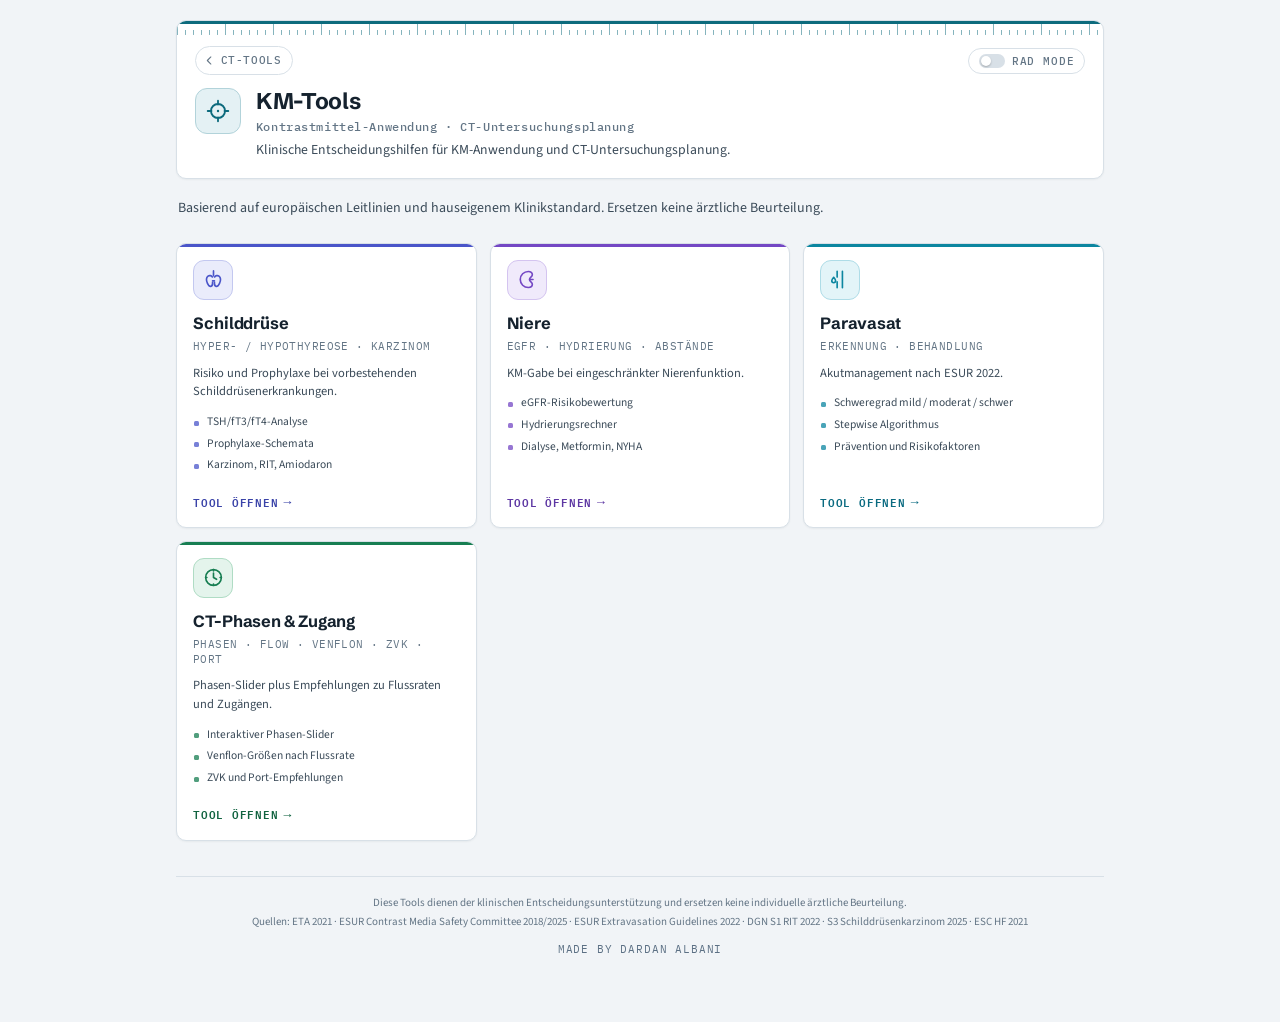
<file: km-index.html>
<!DOCTYPE html>
<html lang="de">
<head>
<meta charset="UTF-8">
<meta name="viewport" content="width=device-width,initial-scale=1">
<title>KM-Tools - Kontrastmittel & CT-Planung</title>
<link rel="stylesheet" href="km.css">
</head>
<body>
<script src="km.js"></script>
<div class="page">
  <header class="masthead">
    <div class="mast-ruler" aria-hidden="true"></div>
    <div class="mast-top">
      <a href="index.html" class="home-btn"><svg viewBox="0 0 24 24" fill="none" stroke="currentColor" stroke-width="2" stroke-linecap="round" stroke-linejoin="round" aria-hidden="true"><path d="M14.5 5.5 8 12l6.5 6.5"/></svg>CT-Tools</a>
      <button type="button" class="rad-mode-toggle" id="radModeToggle" aria-pressed="false" title="Lesesaal-Dunkelmodus" onclick="toggleRadMode()"><span class="mode-track" aria-hidden="true"><span class="mode-thumb"></span></span><span class="mode-label">Rad&nbsp;Mode</span></button>
    </div>
    <div class="mast-main">
      <div class="tool-mark" aria-hidden="true"><svg viewBox="0 0 24 24" fill="none" stroke="currentColor" stroke-width="1.7" stroke-linecap="round" stroke-linejoin="round" aria-hidden="true"><circle cx="12" cy="12" r="6.5"/><path d="M12 2.5v3.5M12 18v3.5M2.5 12H6M18 12h3.5"/><circle cx="12" cy="12" r="1.1" fill="currentColor" stroke="none"/></svg></div>
      <div class="mast-text">
        <h1>KM-Tools<span class="h1-sub">Kontrastmittel-Anwendung · CT-Untersuchungsplanung</span></h1>
        <p class="mast-desc">Klinische Entscheidungshilfen für KM-Anwendung und CT-Untersuchungsplanung.</p>
      </div>
    </div>
  </header>

  <p class="intro">Basierend auf europäischen Leitlinien und hauseigenem Klinikstandard. Ersetzen keine ärztliche Beurteilung.</p>

  <div class="tools-grid">
    <a href="schilddruese.html" class="tool-card thyro">
      <div class="tool-icon"><svg viewBox="0 0 24 24" fill="none" stroke="currentColor" stroke-width="1.7" stroke-linecap="round" stroke-linejoin="round" aria-hidden="true"><path d="M12 3v5.2"/><path d="M11 13.5h2"/><path d="M10.8 9.4C9.7 7.9 7.7 7.4 6.3 8.5c-1.8 1.5-1.9 4.7-.6 7.5 1 2.1 2.6 3.6 3.9 3.1 1.2-.4 1.6-2.1 1.4-4.2"/><path d="M13.2 9.4c1.1-1.5 3.1-2 4.5-.9 1.8 1.5 1.9 4.7.6 7.5-1 2.1-2.6 3.6-3.9 3.1-1.2-.4-1.6-2.1-1.4-4.2"/></svg></div>
      <h2>Schilddrüse</h2>
      <div class="tool-subtitle">Hyper- / Hypothyreose · Karzinom</div>
      <p>Risiko und Prophylaxe bei vorbestehenden Schilddrüsenerkrankungen.</p>
      <ul class="tool-features">
        <li>TSH/fT3/fT4-Analyse</li>
        <li>Prophylaxe-Schemata</li>
        <li>Karzinom, RIT, Amiodaron</li>
      </ul>
      <span class="tool-cta">Tool öffnen</span>
    </a>

    <a href="niere.html" class="tool-card kidney">
      <div class="tool-icon"><svg viewBox="0 0 24 24" fill="none" stroke="currentColor" stroke-width="1.7" stroke-linecap="round" stroke-linejoin="round" aria-hidden="true"><path d="M13.9 3.6c-4.6 0-8.4 3.7-8.4 8.4s3.8 8.4 8.4 8.4c2.6 0 4.2-1.5 4.2-3.4 0-2.4-3-2.6-3-5s3-2.6 3-5c0-1.9-1.6-3.4-4.2-3.4z"/><path d="M15.6 12h3.2"/></svg></div>
      <h2>Niere</h2>
      <div class="tool-subtitle">eGFR · Hydrierung · Abstände</div>
      <p>KM-Gabe bei eingeschränkter Nierenfunktion.</p>
      <ul class="tool-features">
        <li>eGFR-Risikobewertung</li>
        <li>Hydrierungsrechner</li>
        <li>Dialyse, Metformin, NYHA</li>
      </ul>
      <span class="tool-cta">Tool öffnen</span>
    </a>

    <a href="paravasat.html" class="tool-card paravasat">
      <div class="tool-icon"><svg viewBox="0 0 24 24" fill="none" stroke="currentColor" stroke-width="1.7" stroke-linecap="round" stroke-linejoin="round" aria-hidden="true"><path d="M8.5 3.5v6M8.5 14.5v6M14 3.5v17"/><path d="M4.9 9.7c1.3 1.6 2 2.7 2 3.7a2 2 0 1 1-4 0c0-1 .7-2.1 2-3.7z"/></svg></div>
      <h2>Paravasat</h2>
      <div class="tool-subtitle">Erkennung · Behandlung</div>
      <p>Akutmanagement nach ESUR 2022.</p>
      <ul class="tool-features">
        <li>Schweregrad mild / moderat / schwer</li>
        <li>Stepwise Algorithmus</li>
        <li>Prävention und Risikofaktoren</li>
      </ul>
      <span class="tool-cta">Tool öffnen</span>
    </a>

    <a href="phasen.html" class="tool-card phasen">
      <div class="tool-icon"><svg viewBox="0 0 24 24" fill="none" stroke="currentColor" stroke-width="1.7" stroke-linecap="round" stroke-linejoin="round" aria-hidden="true"><circle cx="12" cy="12" r="8.2"/><path d="M12 7.3V12l3.2 1.9"/><path d="M12 3.8v1.3M20.2 12h-1.3M12 20.2v-1.3M3.8 12h1.3"/></svg></div>
      <h2>CT-Phasen &amp; Zugang</h2>
      <div class="tool-subtitle">Phasen · Flow · Venflon · ZVK · Port</div>
      <p>Phasen-Slider plus Empfehlungen zu Flussraten und Zugängen.</p>
      <ul class="tool-features">
        <li>Interaktiver Phasen-Slider</li>
        <li>Venflon-Größen nach Flussrate</li>
        <li>ZVK und Port-Empfehlungen</li>
      </ul>
      <span class="tool-cta">Tool öffnen</span>
    </a>
  </div>

  <div class="footer-note">
    Diese Tools dienen der klinischen Entscheidungsunterstützung und ersetzen keine individuelle ärztliche Beurteilung.<br>
    Quellen: ETA 2021 · ESUR Contrast Media Safety Committee 2018/2025 · ESUR Extravasation Guidelines 2022 · DGN S1 RIT 2022 · S3 Schilddrüsenkarzinom 2025 · ESC HF 2021
    <span class="byline">Made by Dardan Albani</span>
  </div>
</div>
</body>
</html>
</file>
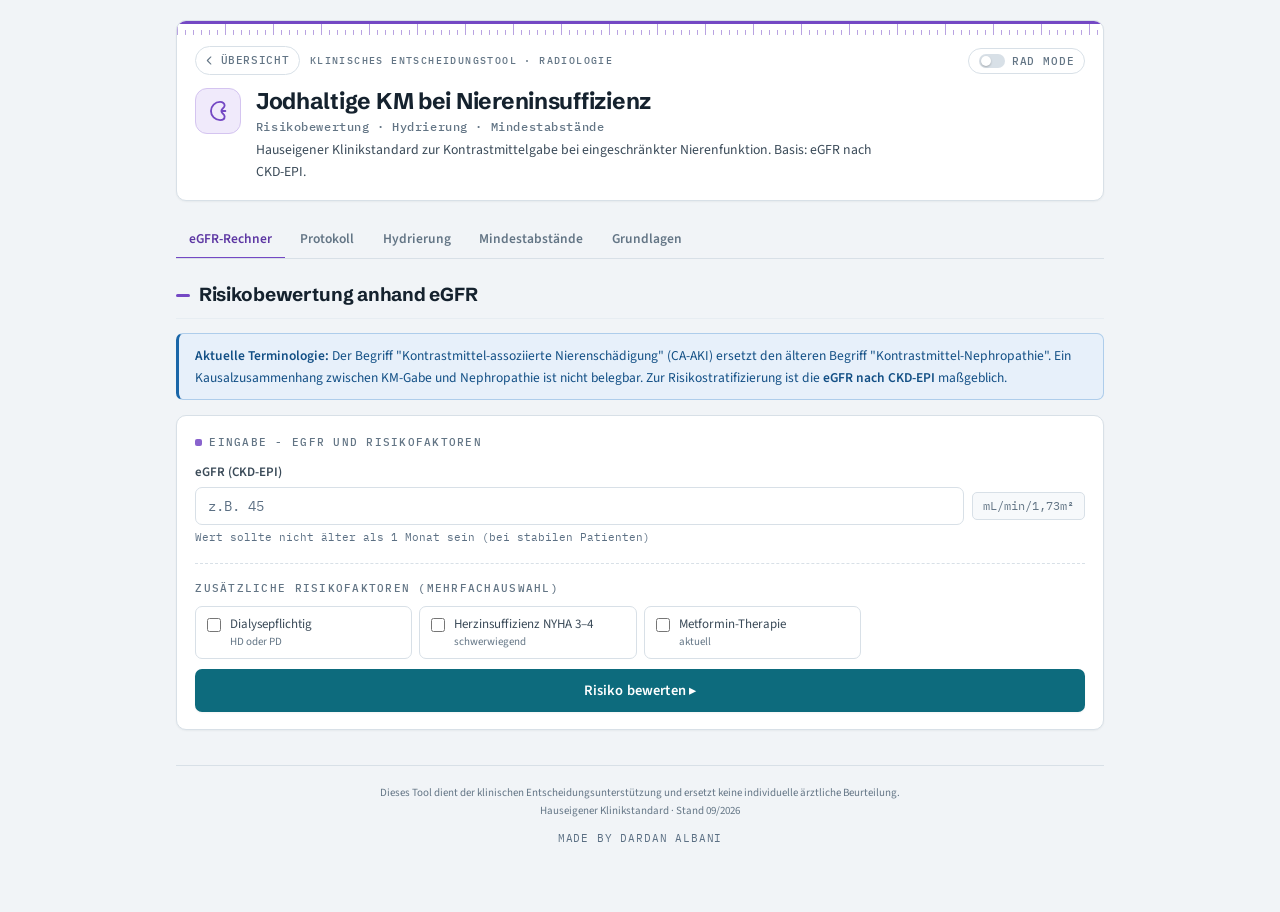
<file: niere.html>
<!DOCTYPE html>
<html lang="de">
<head>
<meta charset="UTF-8">
<meta name="viewport" content="width=device-width,initial-scale=1">
<title>KM-Gabe bei Niereninsuffizienz - Entscheidungshilfe</title>
<link rel="stylesheet" href="km.css">
</head>
<body class="tool-niere">
<script src="km.js"></script>
<div class="page">
  <header class="masthead">
    <div class="mast-ruler" aria-hidden="true"></div>
    <div class="mast-top">
      <a href="km-index.html" class="home-btn"><svg viewBox="0 0 24 24" fill="none" stroke="currentColor" stroke-width="2" stroke-linecap="round" stroke-linejoin="round" aria-hidden="true"><path d="M14.5 5.5 8 12l6.5 6.5"/></svg>Übersicht</a>
      <span class="header-badge">KLINISCHES ENTSCHEIDUNGSTOOL · RADIOLOGIE</span>
      <button type="button" class="rad-mode-toggle" id="radModeToggle" aria-pressed="false" title="Lesesaal-Dunkelmodus" onclick="toggleRadMode()"><span class="mode-track" aria-hidden="true"><span class="mode-thumb"></span></span><span class="mode-label">Rad&nbsp;Mode</span></button>
    </div>
    <div class="mast-main">
      <div class="tool-mark" aria-hidden="true"><svg viewBox="0 0 24 24" fill="none" stroke="currentColor" stroke-width="1.7" stroke-linecap="round" stroke-linejoin="round" aria-hidden="true"><path d="M13.9 3.6c-4.6 0-8.4 3.7-8.4 8.4s3.8 8.4 8.4 8.4c2.6 0 4.2-1.5 4.2-3.4 0-2.4-3-2.6-3-5s3-2.6 3-5c0-1.9-1.6-3.4-4.2-3.4z"/><path d="M15.6 12h3.2"/></svg></div>
      <div class="mast-text">
        <h1>Jodhaltige KM bei Niereninsuffizienz<span class="h1-sub">Risikobewertung · Hydrierung · Mindestabstände</span></h1>
        <p class="mast-desc">Hauseigener Klinikstandard zur Kontrastmittelgabe bei eingeschränkter Nierenfunktion. Basis: eGFR nach CKD-EPI.</p>
      </div>
    </div>
  </header>

  <nav>
    <button class="nav-btn active" onclick="showSection('rechner',this)">eGFR-Rechner</button>
    <button class="nav-btn" onclick="showSection('protokoll',this)">Protokoll</button>
    <button class="nav-btn" onclick="showSection('hydrierung',this)">Hydrierung</button>
    <button class="nav-btn" onclick="showSection('abstaende',this)">Mindestabstände</button>
    <button class="nav-btn" onclick="showSection('grundlagen',this)">Grundlagen</button>
  </nav>

  <!-- eGFR-RECHNER -->
  <div id="rechner" class="section active">
    <h2>Risikobewertung anhand eGFR</h2>
    <div class="info-box"><strong>Aktuelle Terminologie:</strong> Der Begriff "Kontrastmittel-assoziierte Nierenschädigung" (CA-AKI) ersetzt den älteren Begriff "Kontrastmittel-Nephropathie". Ein Kausalzusammenhang zwischen KM-Gabe und Nephropathie ist nicht belegbar. Zur Risikostratifizierung ist die <strong>eGFR nach CKD-EPI</strong> maßgeblich.</div>

    <div class="card">
      <div class="card-title">Eingabe - eGFR und Risikofaktoren</div>
      <div class="input-group">
        <label>eGFR (CKD-EPI)</label>
        <div class="input-row">
          <input type="text" inputmode="decimal" id="egfr" placeholder="z.B. 45" autocomplete="off">
          <span class="unit-badge">mL/min/1,73m²</span>
        </div>
        <div class="hint">Wert sollte nicht älter als 1 Monat sein (bei stabilen Patienten)</div>
      </div>

      <div class="disease-section" style="margin-top:1rem;padding-top:1rem;border-top:1px dashed var(--border)">
        <div class="disease-section-title">Zusätzliche Risikofaktoren (Mehrfachauswahl)</div>
        <div class="disease-grid">
          <label class="dchk" id="d-dialysis-wrap">
            <input type="checkbox" id="d-dialysis" onchange="onKidneyChange()">
            <span class="dchk-label">Dialysepflichtig<small>HD oder PD</small></span>
          </label>
          <label class="dchk" id="d-nyha-wrap">
            <input type="checkbox" id="d-nyha" onchange="onKidneyChange()">
            <span class="dchk-label">Herzinsuffizienz NYHA 3–4<small>schwerwiegend</small></span>
          </label>
          <label class="dchk" id="d-metformin-wrap">
            <input type="checkbox" id="d-metformin" onchange="onKidneyChange()">
            <span class="dchk-label">Metformin-Therapie<small>aktuell</small></span>
          </label>
        </div>
      </div>

      <button class="analyze-btn" onclick="analyzeKidney()">Risiko bewerten ▸</button>
    </div>

    <div id="result" class="result-box">
      <div id="result-badge"></div>
      <div id="result-params" style="display:flex;flex-wrap:wrap;gap:6px;margin-bottom:1rem"></div>
      <div id="result-title" class="result-title"></div>
      <div id="result-desc" class="result-desc"></div>
      <h3 style="font-size:13px;text-transform:uppercase;letter-spacing:0.06em;color:var(--muted);margin-bottom:0.5rem">Empfehlungen</h3>
      <ul id="result-recs" class="rec-list"></ul>
      <div id="hydration-block"></div>
    </div>
  </div>

  <!-- PROTOKOLL -->
  <div id="protokoll" class="section">
    <h2>KM-Protokoll nach Nierenfunktion</h2>

    <div class="card" style="border-left:4px solid var(--success)">
      <div class="card-title" style="color:var(--success)">eGFR ≥ 30 mL/min</div>
      <ul class="rec-list" style="font-size:13.5px">
        <li>Patienten mit eGFR ≥ 30 mL/min haben <strong>KEIN erhöhtes Risiko</strong> einer Kontrastmittel-assoziierten Nierenschädigung</li>
        <li>Patienten bedürfen <strong>KEINER besonderen zusätzlichen Maßnahmen</strong></li>
        <li>Mindestabstand zwischen zwei KM-Gaben (Jod oder Gd³⁺): <strong>4 h</strong></li>
        <li>Es ist <strong>NICHT notwendig Metformin</strong> bei eGFR ≥ 30 mL/min zu pausieren</li>
      </ul>
    </div>

    <div class="card" style="border-left:4px solid var(--warn)">
      <div class="card-title" style="color:var(--warn)">eGFR &lt; 30 mL/min</div>
      <ul class="rec-list" style="font-size:13.5px">
        <li>Für Patienten mit eGFR &lt; 30 mL/min ist eine Kontrastmittel-assoziierte Nierenschädigung <strong>möglich</strong></li>
        <li>Bei <strong>adäquatem Volumenhaushalt (Euvolämie)</strong> besteht <strong>kein erhöhtes Risiko</strong></li>
        <li>Sicherstellung der Euvolämie durch <strong>präventive Hydrierung</strong> (siehe Tab "Hydrierung")</li>
        <li>Alleinige <strong>orale Hydrierung ist NICHT empfohlen</strong></li>
        <li>Keine weiteren Supportivmaßnahmen empfohlen (kein ACC, kein Theophyllin etc.)</li>
        <li>Keine Empfehlungen zur Dialysetherapie vor oder nach KM-Gabe</li>
        <li>Mindestabstand zwischen zwei jodhaltigen KM-Gaben: <strong>48 h</strong></li>
        <li>Mindestabstand zwischen Jod- und Gd³⁺ KM-Gabe: <strong>7 d</strong></li>
      </ul>
    </div>

    <div class="card" style="border-left:4px solid var(--info)">
      <div class="card-title" style="color:var(--info)">Dialysepflicht</div>
      <ul class="rec-list" style="font-size:13.5px">
        <li>Alle jodhaltigen KM können durch <strong>Hämo-/Peritonealdialyse</strong> entfernt werden</li>
        <li>Eine <strong>zeitliche Abstimmung</strong> von KM-Injektion und Hämodialysesitzung ist <strong>NICHT erforderlich</strong></li>
        <li>Eine zusätzliche Hämodialyse zur KM-Elimination ist <strong>NICHT notwendig</strong>, auch nicht bei erhaltener Restdiurese</li>
        <li>Bei Restdiurese: Abstand zwischen zwei jodhaltigen KM-Gaben mindestens <strong>48 h</strong></li>
      </ul>
    </div>

    <div class="card" style="border-left:4px solid var(--danger)">
      <div class="card-title" style="color:var(--danger)">Akute Nierenschädigung (AKI/ANV)</div>
      <div class="danger-box" style="margin-top:0.25rem">KM-Gabe bei Patienten mit <strong>vorbestehend akuter Nierenschädigung (nach AKIN)</strong> nur nach <strong>strenger Indikationsstellung</strong> mit therapeutischer Konsequenz bzw. zu erwartendem klinischen Nutzen.</div>
    </div>
  </div>

  <!-- HYDRIERUNG -->
  <div id="hydrierung" class="section">
    <h2>Präventive Hydrierung</h2>
    <div class="info-box">Indikation: <strong>eGFR &lt; 30 mL/min</strong> und/oder Hinweis auf nicht-euvolämen Status.</div>

    <div class="card">
      <div class="card-title">Standardschema - i.v. Hydrierung</div>
      <div style="text-align:center;margin:1rem 0">
        <span class="dose-highlight">NaCl 0,9% &nbsp;·&nbsp; 1 mL/kg/h &nbsp;·&nbsp; 4 h vor bis 4 h nach KM-Gabe</span>
      </div>
      <ul class="rec-list" style="font-size:13.5px">
        <li>Beginn: <strong>4 Stunden vor</strong> der KM-Gabe</li>
        <li>Fortführung: <strong>4 Stunden nach</strong> der KM-Gabe</li>
        <li>Dosierung: <strong>1 mL/kg Körpergewicht pro Stunde</strong> NaCl 0,9%</li>
        <li>Alleinige orale Hydrierung ist <strong>nicht empfohlen</strong></li>
      </ul>
      <div class="warn-box" style="margin-top:0.75rem">Bei schwerwiegender Herzinsuffizienz (<strong>NYHA 3–4</strong>): reduziertes Schema <strong>NaCl 0,9% 0,5 mL/kg/h</strong> statt 1 mL/kg/h (4 h vor bis 4 h nach KM-Gabe) zur Vermeidung einer Flüssigkeitsüberladung und in-hospital worsening heart failure. Abstimmung mit Kardiologie/Internistik.</div>
    </div>

    <div class="card">
      <div class="card-title">Was NICHT empfohlen wird</div>
      <ul class="rec-list" style="font-size:13.5px">
        <li><strong>Kein N-Acetylcystein (ACC)</strong> - keine ausreichende Evidenz</li>
        <li><strong>Kein Theophyllin</strong> - keine ausreichende Evidenz</li>
        <li><strong>Keine alleinige orale Hydrierung</strong> - i.v.-Schema verwenden</li>
        <li><strong>Keine prophylaktische Dialyse</strong> vor oder nach KM-Gabe</li>
      </ul>
    </div>

    <div class="card">
      <div class="card-title">Rechenbeispiel</div>
      <p style="font-size:13.5px;color:var(--prose)">Beispiel: Patient 70 kg, eGFR 25 mL/min, elektive CT mit jodhaltigem KM.</p>
      <ul class="rec-list" style="font-size:13.5px">
        <li>Hydrationsrate: 70 kg × 1 mL/kg/h = <strong>70 mL/h NaCl 0,9%</strong></li>
        <li>Gesamtvolumen: 70 mL/h × 8 h = <strong>560 mL</strong></li>
        <li>Beginn: 4 h vor KM-Gabe</li>
        <li>Ende: 4 h nach KM-Gabe</li>
      </ul>
      <p style="font-size:13.5px;color:var(--prose);margin-top:0.75rem">Bei NYHA 3–4 (gleicher Patient):</p>
      <ul class="rec-list" style="font-size:13.5px">
        <li>Hydrationsrate: 70 kg × <strong>0,5 mL/kg/h</strong> = <strong>35 mL/h NaCl 0,9%</strong></li>
        <li>Gesamtvolumen: 35 mL/h × 8 h = <strong>280 mL</strong></li>
        <li>Engmaschiges Monitoring auf Zeichen einer Flüssigkeitsüberladung</li>
      </ul>
    </div>
  </div>

  <!-- MINDESTABSTÄNDE -->
  <div id="abstaende" class="section">
    <h2>Mindestabstände zwischen KM-Gaben</h2>

    <div class="card">
      <div class="card-title">Übersicht - Abstände nach Nierenfunktion</div>
      <table class="risk-table">
        <thead><tr><th>Nierenstatus</th><th>Jod → Jod</th><th>Jod ↔ Gd³⁺</th><th>Gd³⁺ → Gd³⁺</th></tr></thead>
        <tbody>
          <tr><td><strong>eGFR ≥ 30 mL/min</strong></td><td>4 h</td><td>4 h</td><td>4 h</td></tr>
          <tr><td><strong>eGFR &lt; 30 mL/min</strong></td><td>48 h</td><td>7 d</td><td>7 d</td></tr>
          <tr><td><strong>Dialysepflichtig mit Restdiurese</strong></td><td>≥ 48 h</td><td>Dialyse ≥4 h nach KM empfohlen</td><td>Dialyse ≥4 h nach KM empfohlen</td></tr>
          <tr><td><strong>Dialysepflichtig anurisch</strong></td><td>Keine spezielle Wartezeit</td><td>Dialyse ≥4 h nach KM empfohlen</td><td>Dialyse ≥4 h nach KM empfohlen</td></tr>
        </tbody>
      </table>
    </div>

    <div class="card">
      <div class="card-title">Gadolinium-haltige KM bei eingeschränkter Nierenfunktion</div>
      <ul class="rec-list" style="font-size:13.5px">
        <li><strong>eGFR ≥ 30 mL/min:</strong> keine besonderen Maßnahmen, Mindestabstand 4 h zwischen zwei KM-Gaben (Jod oder Gd³⁺)</li>
        <li><strong>eGFR &lt; 30 mL/min:</strong> Stopp Eisen-Substitution 3 d vor bis 7 d nach Gd³⁺-Gabe, immer venöse BGA, Bestimmung Serum-Phosphat; Mindestabstand <strong>7 d</strong> zwischen zwei KM-Gaben (Jod oder Gd³⁺)</li>
        <li><strong>Dialysepflichtig:</strong> Dialyse (Dauer ≥4 h) im unmittelbaren Anschluss empfohlen - Vorab-Koordination mit Dialyseabteilung notwendig. Eine mindestens 4-stündige Dialyse eliminiert <strong>97 %</strong> des MR-Kontrastmittels</li>
        <li><strong>PD-Patienten:</strong> passager intensiviertes PD-Regime empfohlen, kein Wechsel auf HD; Abstimmung mit Dialyseabteilung</li>
      </ul>
      <div class="guideline-source">Quelle: Hauseigener Klinikstandard</div>
    </div>

    <div class="card">
      <div class="card-title">Mehrfachuntersuchung am gleichen Tag</div>
      <ul class="rec-list" style="font-size:13.5px">
        <li>Bei eGFR ≥ 30 mL/min: zweite KM-Gabe nach <strong>4 h</strong> möglich</li>
        <li>Bei eGFR &lt; 30 mL/min und Notwendigkeit einer zweiten Untersuchung: Indikation streng prüfen, ggf. Aufschub von <strong>48 h</strong></li>
        <li>Bei geplanter abdomineller Doppeluntersuchung (CT + MRT): zuerst KM-CT, dann MRT (sonst Gd³⁺-Artefakte der ableitenden Harnwege in der CT)</li>
      </ul>
    </div>
  </div>

  <!-- GRUNDLAGEN -->
  <div id="grundlagen" class="section">
    <h2>Grundlagen</h2>

    <div class="card">
      <div class="card-title">Terminologie - Was hat sich geändert?</div>
      <ul class="rec-list" style="font-size:13.5px">
        <li>Der Begriff <strong>"Kontrastmittel-Nephropathie"</strong> ist obsolet</li>
        <li>Aktuelle Bezeichnung: <strong>"Kontrastmittel-assoziierte Nierenschädigung" (CA-AKI)</strong></li>
        <li>Ein <strong>Kausalzusammenhang</strong> zwischen KM-Gabe und Nephropathie ist <strong>derzeit nicht belegbar</strong></li>
        <li>Aktuelle Daten zeigen, dass das früher angenommene Risiko bei modernen niedrig-osmolaren KM deutlich überschätzt wurde</li>
      </ul>
    </div>

    <div class="card">
      <div class="card-title">eGFR-Bestimmung - CKD-EPI</div>
      <p style="font-size:13.5px;color:var(--prose);margin-bottom:0.5rem">Die <strong>CKD-EPI-Formel</strong> (Chronic Kidney Disease Epidemiology Collaboration) ist Standard zur eGFR-Bestimmung vor KM-Gabe.</p>
      <ul class="rec-list" style="font-size:13.5px">
        <li>Bestimmung über Serum-Kreatinin, Alter, Geschlecht</li>
        <li>Genauer als MDRD-Formel, insbesondere bei eGFR &gt; 60 mL/min</li>
        <li>Kreatinin sollte nicht älter als 1 Monat sein (bei stabilen Patienten)</li>
        <li>Bei akuter Nierenschädigung: Kreatinin-Verlauf entscheidend, nicht Einzelwert</li>
      </ul>
    </div>

    <div class="card">
      <div class="card-title">Metformin und KM</div>
      <ul class="rec-list" style="font-size:13.5px">
        <li>Bei eGFR ≥ 30 mL/min: <strong>kein Pausieren</strong> erforderlich</li>
        <li>Bei eGFR &lt; 30 mL/min: Metformin ist primär kontraindiziert (Grunderkrankung) - vor KM nephrologische Mitbetreuung</li>
        <li>Begründung: Risiko einer Laktatazidose bei Metformin ist an die Nierenfunktion gekoppelt, <em>nicht</em> direkt an die KM-Gabe</li>
      </ul>
    </div>

    <div class="card">
      <div class="card-title">Was tun bei AKI/ANV?</div>
      <div class="warn-box" style="margin-top:0.5rem">Bei akuter Nierenschädigung (nach AKIN-Kriterien) ist die KM-Gabe besonders kritisch zu prüfen.</div>
      <ul class="rec-list" style="font-size:13.5px">
        <li>KM nur bei <strong>strenger Indikation</strong> mit therapeutischer Konsequenz</li>
        <li>Erwarteter klinischer Nutzen muss das potenzielle Risiko überwiegen</li>
        <li>Alternativen prüfen: MRT (mit oder ohne Gd³⁺), Nativ-CT, Sonographie</li>
        <li>Nephrologische Mitbetreuung empfohlen</li>
      </ul>
    </div>

    <div class="card">
      <div class="card-title">Risikofaktoren für CA-AKI (historisch)</div>
      <p style="font-size:13.5px;color:var(--prose);margin-bottom:0.5rem">Auch wenn der Kausalzusammenhang nicht belegt ist, gelten folgende Faktoren als Risikomarker für eine Verschlechterung der Nierenfunktion nach KM-Gabe:</p>
      <ul class="rec-list" style="font-size:13.5px">
        <li>eGFR &lt; 30 mL/min</li>
        <li>Akute Nierenschädigung (AKI)</li>
        <li>Diabetische Nephropathie</li>
        <li>Dehydratation / nicht-euvolämer Status</li>
        <li>Herzinsuffizienz (NYHA 3–4)</li>
        <li>Hypoxie, Sepsis, kardiogener Schock</li>
        <li>Multiples Myelom (mit Bence-Jones-Proteinurie)</li>
        <li>Nephrotoxische Komedikation (NSAR, Aminoglykoside)</li>
      </ul>
    </div>
  </div>

  <footer class="page-footer">
    Dieses Tool dient der klinischen Entscheidungsunterstützung und ersetzt keine individuelle ärztliche Beurteilung.<br>
    Hauseigener Klinikstandard · Stand 09/2026
    <span class="page-byline">Made by Dardan Albani</span>
  </footer>
</div>

<script>
function parseDE(s){
  if(typeof s !== 'string') return NaN;
  return parseFloat(s.replace(',','.').trim());
}
function formatDE(n,d){
  if(isNaN(n)) return '-';
  return n.toFixed(d).replace('.',',');
}

function onKidneyChange(){
  document.querySelectorAll('.dchk').forEach(function(lbl){
    var cb=lbl.querySelector('input[type=checkbox]');
    if(cb&&cb.checked) lbl.classList.add('active'); else lbl.classList.remove('active');
  });
}

function getKidneyFlags(){
  return {
    egfr: parseDE(document.getElementById('egfr').value),
    dialysis: document.getElementById('d-dialysis').checked,
    nyha: document.getElementById('d-nyha').checked,
    metformin: document.getElementById('d-metformin').checked
  };
}

function buildHydrationBlock(isNyha){
  var rate = isNyha ? 0.5 : 1.0;
  var rateLabel = isNyha ? '0,5 mL/kg/h (reduziert wegen NYHA 3–4)' : '1 mL/kg/h';
  return '<div class="hydration-calc">'+
    '<div class="hydration-calc-title">Hydrierungs-Rechner</div>'+
    '<div class="hydration-calc-input-row">'+
    '<label for="weight-input">Körpergewicht des Patienten:</label>'+
    '<input type="text" inputmode="decimal" id="weight-input" placeholder="z.B. 70" oninput="updateHydration('+(isNyha?'true':'false')+')" autocomplete="off">'+
    '<span class="unit-badge">kg</span>'+
    '</div>'+
    '<div id="hydration-output" data-nyha="'+(isNyha?'1':'0')+'">'+
    '<div class="hydration-calc-detail" style="margin-top:0.5rem;color:var(--muted)">Gewicht eingeben für konkrete Dosis &middot; Schema: '+rateLabel+', 4 h vor bis 4 h nach KM</div>'+
    '</div>'+
    '</div>';
}

function updateHydration(isNyha){
  var w = parseDE(document.getElementById('weight-input').value);
  var out = document.getElementById('hydration-output');
  if(!out) return;
  if(isNaN(w) || w <= 0){
    var rateLabel = isNyha ? '0,5 mL/kg/h (reduziert wegen NYHA 3–4)' : '1 mL/kg/h';
    out.innerHTML = '<div class="hydration-calc-detail" style="margin-top:0.5rem;color:var(--muted)">Gewicht eingeben für konkrete Dosis &middot; Schema: '+rateLabel+', 4 h vor bis 4 h nach KM</div>';
    return;
  }
  var rate = isNyha ? 0.5 : 1.0;
  var hourlyMl = Math.round(w * rate);
  var totalMl = hourlyMl * 8;
  var rateLabel = isNyha ? '0,5 mL/kg/h (reduziert NYHA 3–4)' : '1 mL/kg/h';
  out.innerHTML =
    '<div class="hydration-calc-main"><span class="dose-highlight">NaCl 0,9% &nbsp;·&nbsp; '+hourlyMl+' mL/h &nbsp;·&nbsp; 4 h vor – 4 h nach KM</span></div>'+
    '<div class="hydration-calc-detail">'+
    'Rate: '+formatDE(w,0)+' kg × '+rateLabel+' = <strong>'+hourlyMl+' mL/h</strong><br>'+
    '<strong>Vor KM-Gabe:</strong> '+hourlyMl+' mL/h × 4 h = <strong>'+(hourlyMl*4)+' mL NaCl 0,9%</strong><br>'+
    '<strong>Nach KM-Gabe:</strong> '+hourlyMl+' mL/h × 4 h = <strong>'+(hourlyMl*4)+' mL NaCl 0,9%</strong><br>'+
    'Gesamtvolumen: <strong>'+totalMl+' mL</strong>'+
    (isNyha?'<br><em>Engmaschiges Monitoring auf Flüssigkeitsüberladung</em>':'')+
    '</div>';
}

function analyzeKidney(){
  var f=getKidneyFlags();
  if(isNaN(f.egfr) && !f.dialysis){
    alert('Bitte eGFR-Wert eingeben (z.B. 45) oder Dialysepflicht markieren.');
    return;
  }

  var risk='low', label='', desc='', recs=[];

  // Branch by clinical state: dialysis > AKI > stable
  if(f.dialysis){
    risk='medium';
    label='Dialysepflichtige Niereninsuffizienz';
    desc='Alle jodhaltigen KM können durch Hämo-/Peritonealdialyse entfernt werden. Eine zeitliche Abstimmung mit der Dialyse ist nicht erforderlich.';
    recs.push('Jodhaltiges KM kann gegeben werden - alle KM sind dialysabel');
    recs.push('<strong>Keine zeitliche Abstimmung</strong> von KM-Injektion und Hämodialyse erforderlich');
    recs.push('<strong>Keine zusätzliche Dialyse</strong> zur KM-Elimination notwendig, auch nicht bei erhaltener Restdiurese');
    recs.push('Bei <strong>Restdiurese:</strong> Abstand zwischen zwei jodhaltigen KM-Gaben mindestens <strong>48 h</strong>');
    recs.push('Bei <strong>Anurie:</strong> keine spezielle Wartezeit zwischen KM-Gaben erforderlich');
    recs.push('Mindestabstand zu Gd³⁺-KM: 7 Tage (separate Gd³⁺-Empfehlungen beachten)');
  } else {
    // Stable kidney function - branch by eGFR
    if(f.egfr >= 30){
      risk='low';
      label='eGFR ≥ 30 mL/min - kein erhöhtes Risiko';
      desc='Patienten mit eGFR ≥ 30 mL/min haben KEIN erhöhtes Risiko einer Kontrastmittel-assoziierten Nierenschädigung. Keine besonderen zusätzlichen Maßnahmen erforderlich.';
      recs.push('<strong>Keine besonderen zusätzlichen Maßnahmen</strong> erforderlich');
      recs.push('Standard-KM-Gabe nach Hausprotokoll');
      recs.push('Mindestabstand zwischen zwei KM-Gaben (Jod oder Gd³⁺): <strong>4 h</strong>');
      if(f.metformin) recs.push('Metformin <strong>NICHT pausieren</strong> bei eGFR ≥ 30 mL/min');
    } else if(f.egfr >= 15){
      risk='high';
      label='eGFR &lt; 30 mL/min - präventive Hydrierung erforderlich';
      desc='Bei eGFR &lt; 30 mL/min ist eine Kontrastmittel-assoziierte Nierenschädigung möglich. Bei adäquatem Volumenhaushalt (Euvolämie) besteht jedoch kein erhöhtes Risiko - Sicherstellung der Euvolämie durch präventive Hydrierung.';
      // Escalation: NYHA 3-4 or Metformin in combination with eGFR<30 raises the risk
      if(f.nyha || f.metformin){
        risk='veryhigh';
        var addOns=[];
        if(f.nyha) addOns.push('Herzinsuffizienz NYHA 3–4');
        if(f.metformin) addOns.push('Metformin-Therapie');
        label='eGFR &lt; 30 mL/min + '+addOns.join(' + ')+' - erhöhtes Risiko';
        desc='Bei eGFR &lt; 30 mL/min in Kombination mit '+addOns.join(' und ')+' ist das Risiko zusätzlich erhöht. Sorgfältige Indikationsstellung und enge Abstimmung mit den betreuenden Fachdisziplinen erforderlich.';
      }
      recs.push('<strong>Präventive Hydrierung obligat:</strong> NaCl 0,9% 1 mL/kg/h, 4 h vor und 4 h nach KM-Gabe');
      recs.push('Alleinige orale Hydrierung ist <strong>nicht empfohlen</strong>');
      recs.push('Keine weiteren Supportivmaßnahmen empfohlen (kein ACC, kein Theophyllin)');
      recs.push('Keine prophylaktische Dialyse vor oder nach KM-Gabe');
      recs.push('Mindestabstand zwischen zwei jodhaltigen KM-Gaben: <strong>48 h</strong>');
      recs.push('Mindestabstand zwischen Jod- und Gd³⁺-KM: <strong>7 Tage</strong>');
      if(f.nyha){
        recs.push('<strong>NYHA 3–4:</strong> reduziertes Hydrierungsschema - <strong>NaCl 0,9% 0,5 mL/kg/h</strong> statt 1 mL/kg/h (4 h vor bis 4 h nach KM-Gabe) zur Vermeidung einer Flüssigkeitsüberladung; Abstimmung mit Kardiologie');
      }
      if(f.metformin){
        recs.push('Bei eGFR &lt; 30 mL/min: Metformin primär kontraindiziert - nephrologisch klären');
      }
    } else if(f.egfr >= 0){
      risk='veryhigh';
      label='eGFR &lt; 15 mL/min - terminale Niereninsuffizienz';
      desc='Bei terminaler Niereninsuffizienz (eGFR &lt; 15 mL/min) ohne Dialyse: KM-Indikation streng prüfen, nephrologische Mitbetreuung obligat.';
      recs.push('KM-Indikation <strong>streng prüfen</strong> - alternative Bildgebung erwägen');
      recs.push('Nephrologische Mitbetreuung obligat');
      recs.push('Bei zwingender KM-Gabe: präventive Hydrierung NaCl 0,9% 1 mL/kg/h, 4 h vor und 4 h nach KM');
      recs.push('Mindestabstand zwischen zwei jodhaltigen KM-Gaben: <strong>48 h</strong>');
      if(f.nyha){
        recs.push('<strong>NYHA 3–4:</strong> reduziertes Hydrierungsschema - <strong>NaCl 0,9% 0,5 mL/kg/h</strong> statt 1 mL/kg/h (4 h vor bis 4 h nach KM); Abstimmung mit Kardiologie');
      }
    } else {
      alert('eGFR-Wert plausibel? Bitte überprüfen.');
      return;
    }
  }

  // Render
  var box=document.getElementById('result');
  box.className='result-box show '+risk;
  var rbCls = risk==='veryhigh'?'rb-veryhigh':risk==='high'?'rb-high':risk==='medium'?'rb-medium':'rb-low';
  document.getElementById('result-badge').innerHTML='<span class="risk-badge '+rbCls+'"><span class="risk-dot"></span>'+label+'</span>';

  // Param chips
  var chips=[];
  if(!isNaN(f.egfr)){
    var egfrCls = f.egfr >= 30 ? 'ok' : f.egfr >= 15 ? 'warn' : 'abnormal';
    chips.push('<div class="param-chip '+egfrCls+'"><div class="val">'+formatDE(f.egfr,0)+'</div><div class="lbl">eGFR mL/min</div></div>');
  }
  if(f.dialysis){
    chips.push('<div class="param-chip warn"><div class="val" style="font-size:13px">Dialyse</div><div class="lbl">HD/PD</div></div>');
  }
  if(f.nyha) chips.push('<div class="param-chip warn"><div class="val" style="font-size:13px">NYHA 3–4</div><div class="lbl">Herzinsuffizienz</div></div>');
  if(f.metformin) chips.push('<div class="param-chip"><div class="val" style="font-size:13px">Ja</div><div class="lbl">Metformin</div></div>');
  document.getElementById('result-params').innerHTML=chips.join('');

  document.getElementById('result-title').innerHTML=label;
  document.getElementById('result-desc').innerHTML=desc;
  document.getElementById('result-recs').innerHTML=recs.map(function(r){return '<li>'+r+'</li>';}).join('');

  // Hydration calculation (only if hydration is indicated)
  var needsHydration = !f.dialysis && !isNaN(f.egfr) && f.egfr < 30;
  if(needsHydration){
    document.getElementById('hydration-block').innerHTML = buildHydrationBlock(f.nyha);
  } else {
    document.getElementById('hydration-block').innerHTML = '';
  }

  box.scrollIntoView({behavior:'smooth',block:'nearest'});
}

function showSection(id, btn){
  document.querySelectorAll('.section').forEach(function(s){s.classList.remove('active');});
  document.querySelectorAll('.nav-btn').forEach(function(b){b.classList.remove('active');});
  document.getElementById(id).classList.add('active');
  btn.classList.add('active');
  window.scrollTo({top:0,behavior:'smooth'});
}

// === RAD MODE (shared with other tools via localStorage key) ===
</script>
</body>
</html>
</file>
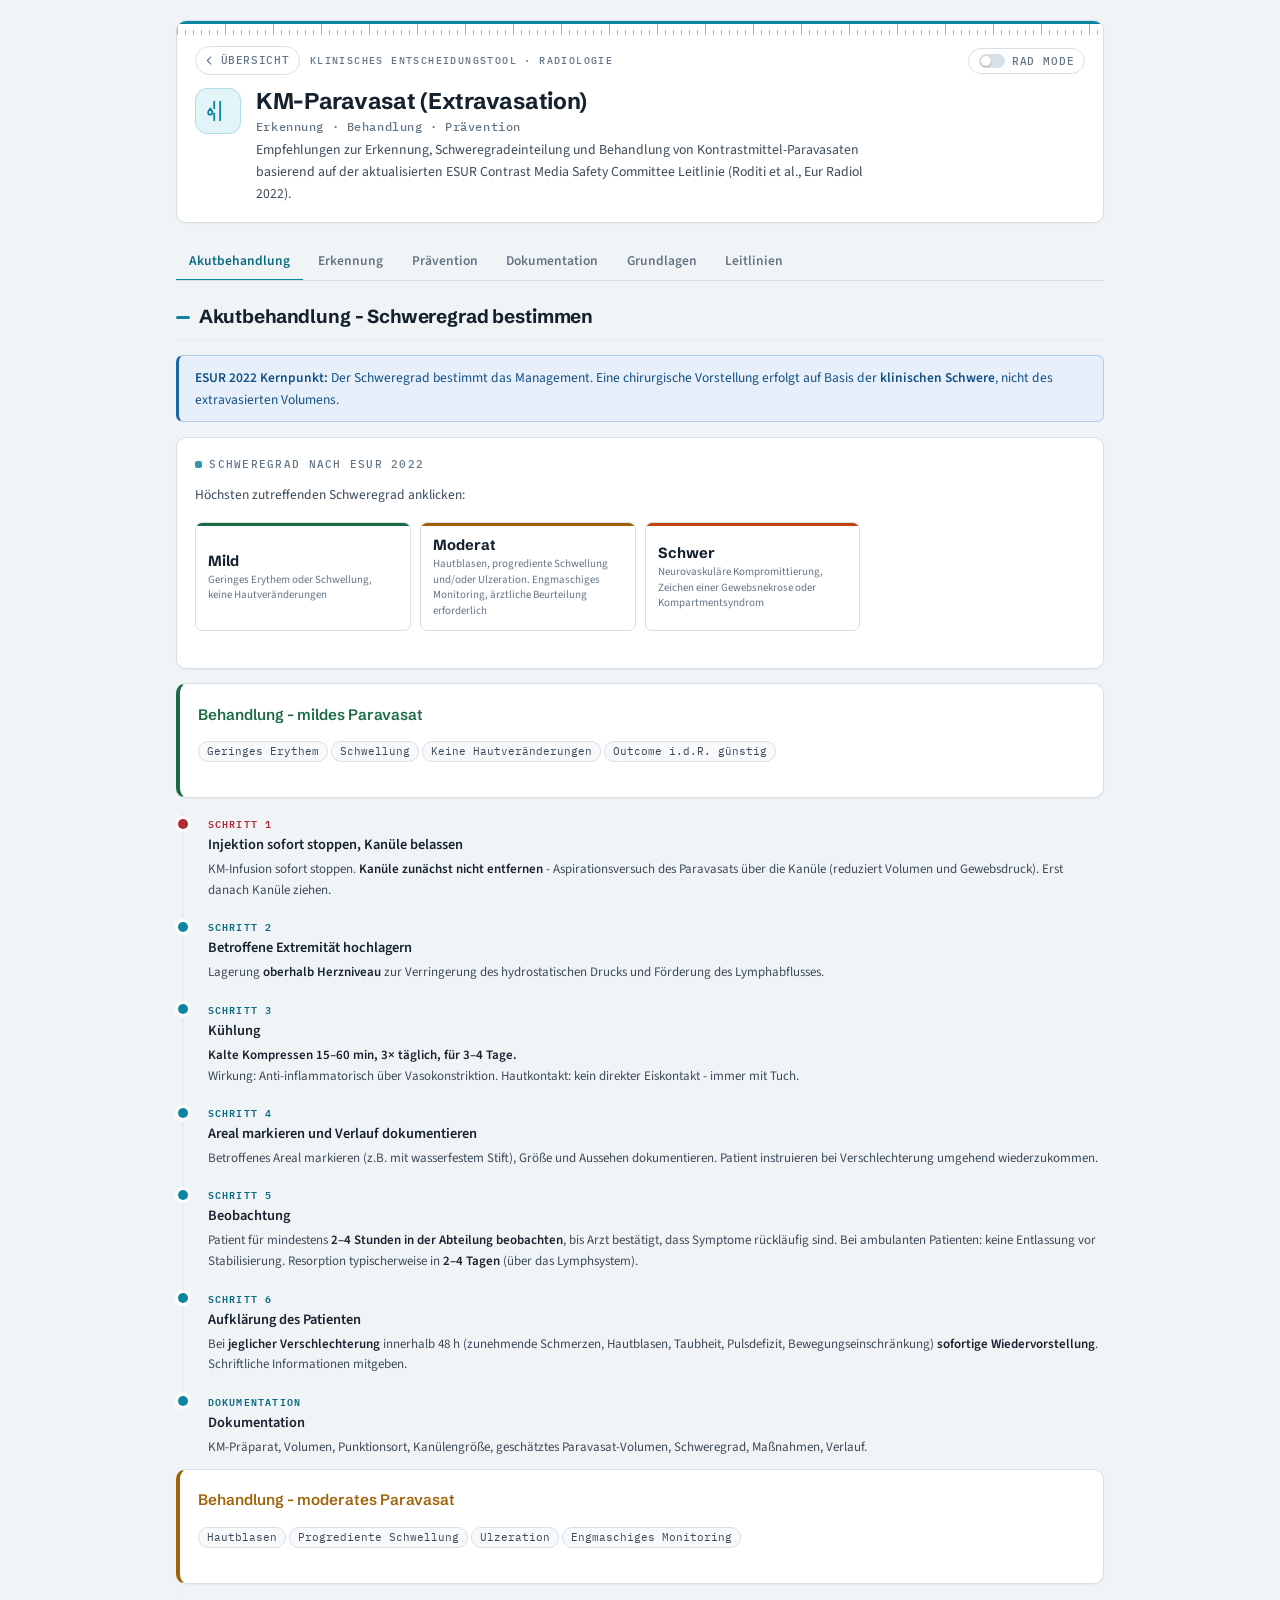
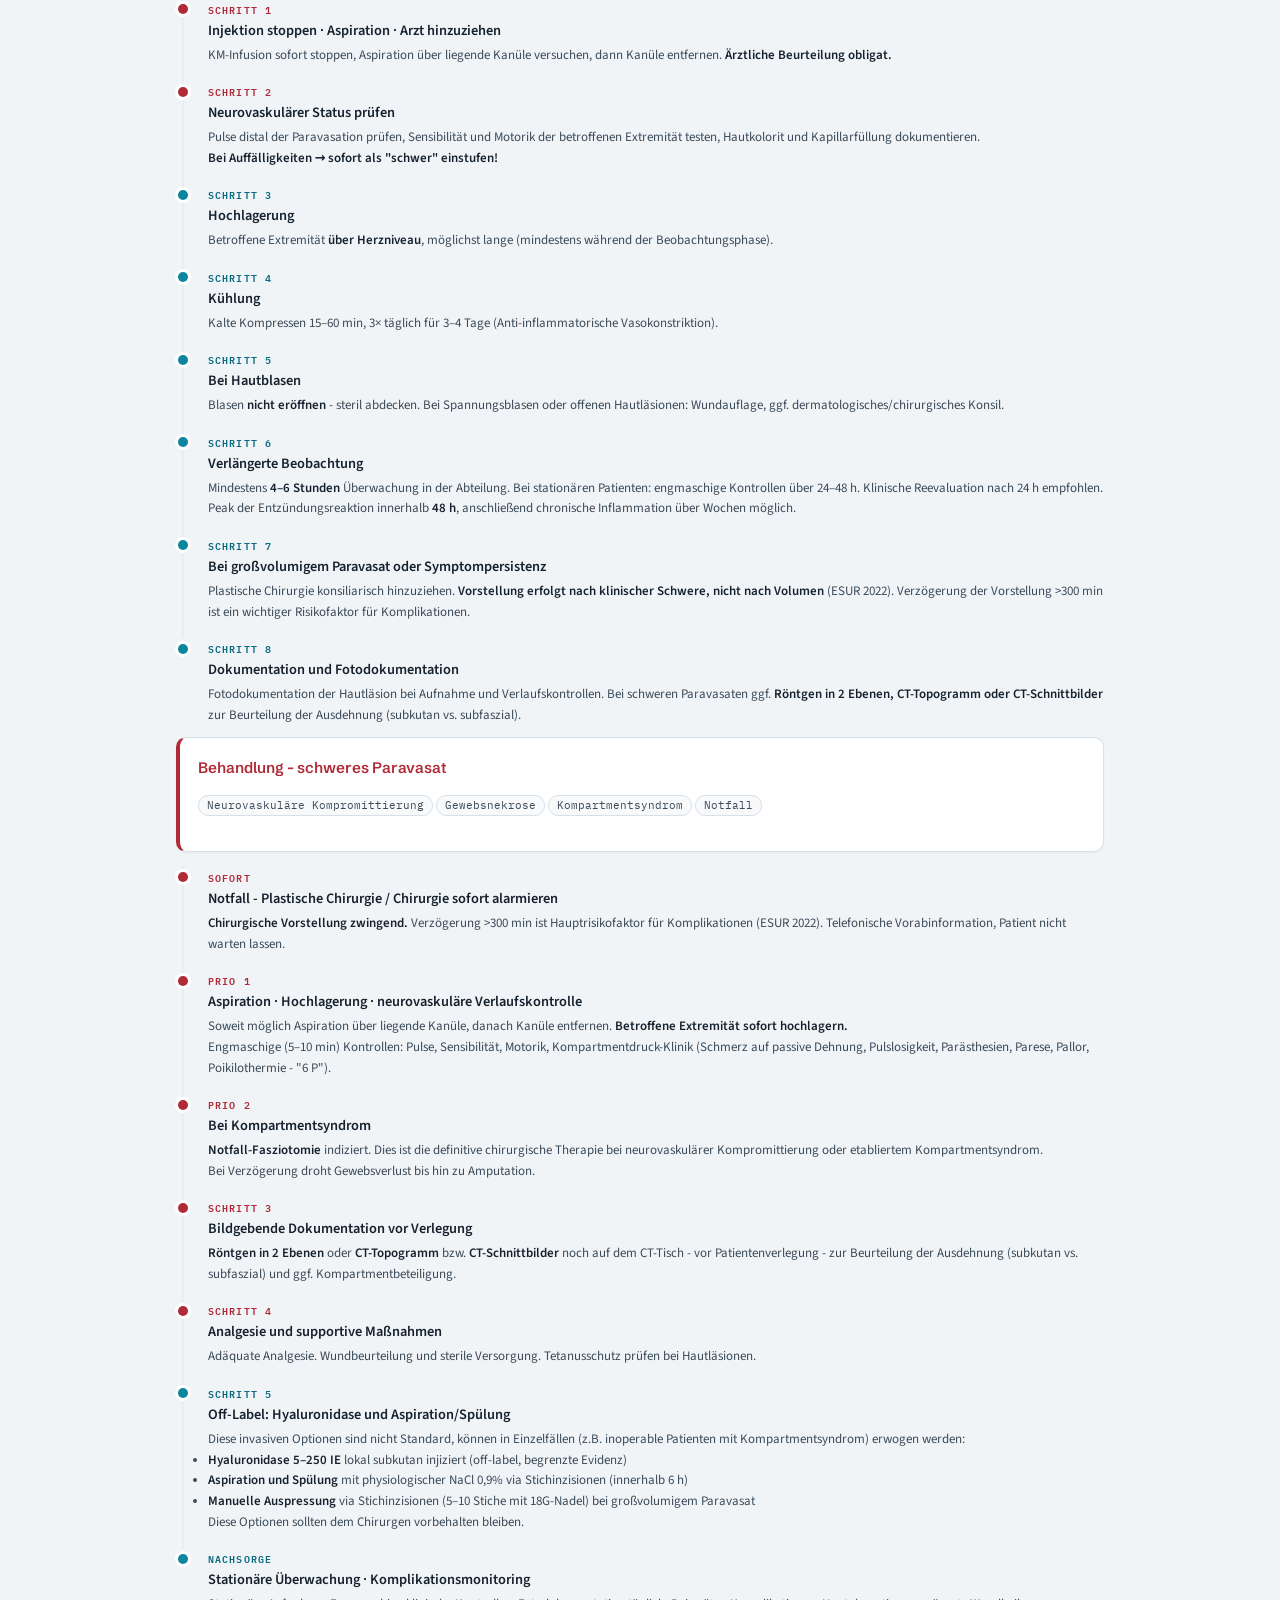
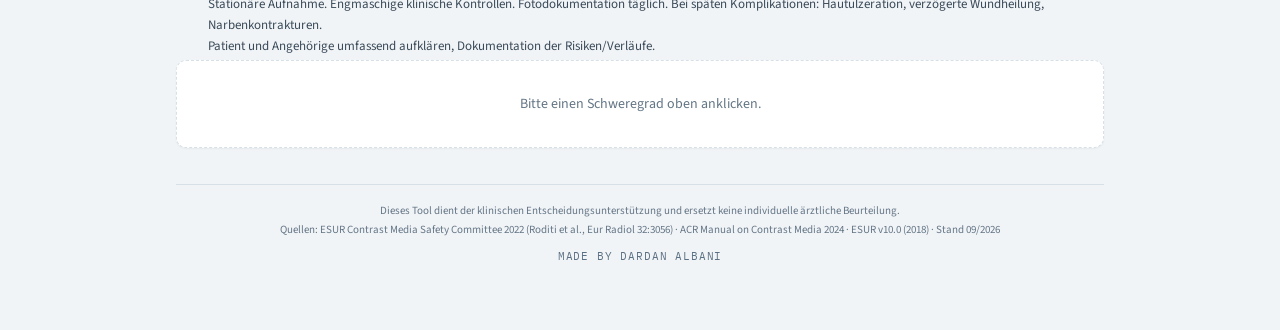
<file: paravasat.html>
<!DOCTYPE html>
<html lang="de">
<head>
<meta charset="UTF-8">
<meta name="viewport" content="width=device-width,initial-scale=1">
<title>KM-Paravasat - Entscheidungshilfe</title>
<link rel="stylesheet" href="km.css">
<style>
/* Muster-Protokoll (Freitext-Formular, Akteneintrag-Optik) */
.proto{
  background:var(--panel);border:1px solid var(--border);border-radius:var(--radius-sm);
  padding:1.1rem 1.15rem;font-family:var(--font-mono);font-size:12.5px;line-height:1.7;color:var(--prose);
}
.proto-h{
  font-weight:600;letter-spacing:.06em;color:var(--ink);font-size:12px;
  padding-bottom:.6rem;margin-bottom:.9rem;border-bottom:1px solid var(--border);
}
.proto-block{white-space:pre-wrap;margin-bottom:1rem}
.proto-block:last-child{margin-bottom:0}
.proto-lbl{font-weight:600;color:var(--ink)}
.proto-lbl-sub{color:var(--muted)}
.proto .fill{color:var(--tool-ink);font-weight:600}
.proto .fill-txt{color:var(--tool-ink)}
body.rad-mode .proto .fill, body.rad-mode .proto .fill-txt{color:var(--tool-ink)}
</style>
</head>
<body class="tool-paravasat">
<script src="km.js"></script>
<div class="page">
  <header class="masthead">
    <div class="mast-ruler" aria-hidden="true"></div>
    <div class="mast-top">
      <a href="km-index.html" class="home-btn"><svg viewBox="0 0 24 24" fill="none" stroke="currentColor" stroke-width="2" stroke-linecap="round" stroke-linejoin="round" aria-hidden="true"><path d="M14.5 5.5 8 12l6.5 6.5"/></svg>Übersicht</a>
      <span class="header-badge">KLINISCHES ENTSCHEIDUNGSTOOL · RADIOLOGIE</span>
      <button type="button" class="rad-mode-toggle" id="radModeToggle" aria-pressed="false" title="Lesesaal-Dunkelmodus" onclick="toggleRadMode()"><span class="mode-track" aria-hidden="true"><span class="mode-thumb"></span></span><span class="mode-label">Rad&nbsp;Mode</span></button>
    </div>
    <div class="mast-main">
      <div class="tool-mark" aria-hidden="true"><svg viewBox="0 0 24 24" fill="none" stroke="currentColor" stroke-width="1.7" stroke-linecap="round" stroke-linejoin="round" aria-hidden="true"><path d="M8.5 3.5v6M8.5 14.5v6M14 3.5v17"/><path d="M4.9 9.7c1.3 1.6 2 2.7 2 3.7a2 2 0 1 1-4 0c0-1 .7-2.1 2-3.7z"/></svg></div>
      <div class="mast-text">
        <h1>KM-Paravasat (Extravasation)<span class="h1-sub">Erkennung · Behandlung · Prävention</span></h1>
        <p class="mast-desc">Empfehlungen zur Erkennung, Schweregradeinteilung und Behandlung von Kontrastmittel-Paravasaten basierend auf der aktualisierten ESUR Contrast Media Safety Committee Leitlinie (Roditi et al., Eur Radiol 2022).</p>
      </div>
    </div>
  </header>

  <nav>
    <button class="nav-btn active" onclick="showSection('akut',this)">Akutbehandlung</button>
    <button class="nav-btn" onclick="showSection('erkennung',this)">Erkennung</button>
    <button class="nav-btn" onclick="showSection('praevention',this)">Prävention</button>
    <button class="nav-btn" onclick="showSection('dokumentation',this)">Dokumentation</button>
    <button class="nav-btn" onclick="showSection('grundlagen',this)">Grundlagen</button>
    <button class="nav-btn" onclick="showSection('leitlinien',this)">Leitlinien</button>
  </nav>

  <!-- AKUTBEHANDLUNG -->
  <div id="akut" class="section active">
    <h2>Akutbehandlung - Schweregrad bestimmen</h2>
    <div class="info-box"><strong>ESUR 2022 Kernpunkt:</strong> Der Schweregrad bestimmt das Management. Eine chirurgische Vorstellung erfolgt auf Basis der <strong>klinischen Schwere</strong>, nicht des extravasierten Volumens.</div>

    <div class="card">
      <div class="card-title">Schweregrad nach ESUR 2022</div>
      <p style="font-size:13.5px;color:var(--prose);margin-bottom:1rem">Höchsten zutreffenden Schweregrad anklicken:</p>
      <div class="severity-grid">
        <button class="sev-card mild" onclick="selectSeverity('mild',this)">
          <div class="sev-title">Mild</div>
          <div class="sev-sub">Geringes Erythem oder Schwellung, keine Hautveränderungen</div>
        </button>
        <button class="sev-card moderate" onclick="selectSeverity('moderate',this)">
          <div class="sev-title">Moderat</div>
          <div class="sev-sub">Hautblasen, progrediente Schwellung und/oder Ulzeration. Engmaschiges Monitoring, ärztliche Beurteilung erforderlich</div>
        </button>
        <button class="sev-card severe" onclick="selectSeverity('severe',this)">
          <div class="sev-title">Schwer</div>
          <div class="sev-sub">Neurovaskuläre Kompromittierung, Zeichen einer Gewebsnekrose oder Kompartmentsyndrom</div>
        </button>
      </div>
    </div>

    <!-- Treatment blocks per severity -->
    <div id="tx-mild" class="tx-block">
      <div class="card" style="border-left:4px solid var(--sev-mild)">
        <h3 style="color:var(--sev-mild);margin-bottom:0.75rem">Behandlung - mildes Paravasat</h3>
        <p style="font-size:13.5px;color:var(--prose);margin-bottom:1rem"><span class="sym-pill">Geringes Erythem</span><span class="sym-pill">Schwellung</span><span class="sym-pill">Keine Hautveränderungen</span><span class="sym-pill">Outcome i.d.R. günstig</span></p>
      </div>
      <div class="tx-step priority"><div class="tx-step-num">Schritt 1</div>
        <h4>Injektion sofort stoppen, Kanüle belassen</h4>
        <div class="tx-detail">KM-Infusion sofort stoppen. <strong>Kanüle zunächst nicht entfernen</strong> - Aspirationsversuch des Paravasats über die Kanüle (reduziert Volumen und Gewebsdruck). Erst danach Kanüle ziehen.</div>
      </div>
      <div class="tx-step"><div class="tx-step-num">Schritt 2</div>
        <h4>Betroffene Extremität hochlagern</h4>
        <div class="tx-detail">Lagerung <strong>oberhalb Herzniveau</strong> zur Verringerung des hydrostatischen Drucks und Förderung des Lymphabflusses.</div>
      </div>
      <div class="tx-step"><div class="tx-step-num">Schritt 3</div>
        <h4>Kühlung</h4>
        <div class="tx-detail"><strong>Kalte Kompressen 15–60 min, 3× täglich, für 3–4 Tage.</strong><br>
        Wirkung: Anti-inflammatorisch über Vasokonstriktion. Hautkontakt: kein direkter Eiskontakt - immer mit Tuch.</div>
      </div>
      <div class="tx-step"><div class="tx-step-num">Schritt 4</div>
        <h4>Areal markieren und Verlauf dokumentieren</h4>
        <div class="tx-detail">Betroffenes Areal markieren (z.B. mit wasserfestem Stift), Größe und Aussehen dokumentieren. Patient instruieren bei Verschlechterung umgehend wiederzukommen.</div>
      </div>
      <div class="tx-step"><div class="tx-step-num">Schritt 5</div>
        <h4>Beobachtung</h4>
        <div class="tx-detail">Patient für mindestens <strong>2–4 Stunden in der Abteilung beobachten</strong>, bis Arzt bestätigt, dass Symptome rückläufig sind. Bei ambulanten Patienten: keine Entlassung vor Stabilisierung. Resorption typischerweise in <strong>2–4 Tagen</strong> (über das Lymphsystem).</div>
      </div>
      <div class="tx-step"><div class="tx-step-num">Schritt 6</div>
        <h4>Aufklärung des Patienten</h4>
        <div class="tx-detail">Bei <strong>jeglicher Verschlechterung</strong> innerhalb 48 h (zunehmende Schmerzen, Hautblasen, Taubheit, Pulsdefizit, Bewegungseinschränkung) <strong>sofortige Wiedervorstellung</strong>. Schriftliche Informationen mitgeben.</div>
      </div>
      <div class="tx-step"><div class="tx-step-num">Dokumentation</div>
        <h4>Dokumentation</h4>
        <div class="tx-detail">KM-Präparat, Volumen, Punktionsort, Kanülengröße, geschätztes Paravasat-Volumen, Schweregrad, Maßnahmen, Verlauf.</div>
      </div>
    </div>

    <div id="tx-moderate" class="tx-block">
      <div class="card" style="border-left:4px solid var(--sev-mod)">
        <h3 style="color:var(--sev-mod);margin-bottom:0.75rem">Behandlung - moderates Paravasat</h3>
        <p style="font-size:13.5px;color:var(--prose);margin-bottom:1rem"><span class="sym-pill">Hautblasen</span><span class="sym-pill">Progrediente Schwellung</span><span class="sym-pill">Ulzeration</span><span class="sym-pill">Engmaschiges Monitoring</span></p>
      </div>
      <div class="tx-step urgent"><div class="tx-step-num">Schritt 1</div>
        <h4>Injektion stoppen · Aspiration · Arzt hinzuziehen</h4>
        <div class="tx-detail">KM-Infusion sofort stoppen, Aspiration über liegende Kanüle versuchen, dann Kanüle entfernen. <strong>Ärztliche Beurteilung obligat.</strong></div>
      </div>
      <div class="tx-step priority"><div class="tx-step-num">Schritt 2</div>
        <h4>Neurovaskulärer Status prüfen</h4>
        <div class="tx-detail">Pulse distal der Paravasation prüfen, Sensibilität und Motorik der betroffenen Extremität testen, Hautkolorit und Kapillarfüllung dokumentieren.<br>
        <strong>Bei Auffälligkeiten → sofort als "schwer" einstufen!</strong></div>
      </div>
      <div class="tx-step"><div class="tx-step-num">Schritt 3</div>
        <h4>Hochlagerung</h4>
        <div class="tx-detail">Betroffene Extremität <strong>über Herzniveau</strong>, möglichst lange (mindestens während der Beobachtungsphase).</div>
      </div>
      <div class="tx-step"><div class="tx-step-num">Schritt 4</div>
        <h4>Kühlung</h4>
        <div class="tx-detail">Kalte Kompressen 15–60 min, 3× täglich für 3–4 Tage (Anti-inflammatorische Vasokonstriktion).</div>
      </div>
      <div class="tx-step"><div class="tx-step-num">Schritt 5</div>
        <h4>Bei Hautblasen</h4>
        <div class="tx-detail">Blasen <strong>nicht eröffnen</strong> - steril abdecken. Bei Spannungsblasen oder offenen Hautläsionen: Wundauflage, ggf. dermatologisches/chirurgisches Konsil.</div>
      </div>
      <div class="tx-step"><div class="tx-step-num">Schritt 6</div>
        <h4>Verlängerte Beobachtung</h4>
        <div class="tx-detail">Mindestens <strong>4–6 Stunden</strong> Überwachung in der Abteilung. Bei stationären Patienten: engmaschige Kontrollen über 24–48 h. Klinische Reevaluation nach 24 h empfohlen.<br>
        Peak der Entzündungsreaktion innerhalb <strong>48 h</strong>, anschließend chronische Inflammation über Wochen möglich.</div>
      </div>
      <div class="tx-step"><div class="tx-step-num">Schritt 7</div>
        <h4>Bei großvolumigem Paravasat oder Symptompersistenz</h4>
        <div class="tx-detail">Plastische Chirurgie konsiliarisch hinzuziehen. <strong>Vorstellung erfolgt nach klinischer Schwere, nicht nach Volumen</strong> (ESUR 2022). Verzögerung der Vorstellung >300 min ist ein wichtiger Risikofaktor für Komplikationen.</div>
      </div>
      <div class="tx-step"><div class="tx-step-num">Schritt 8</div>
        <h4>Dokumentation und Fotodokumentation</h4>
        <div class="tx-detail">Fotodokumentation der Hautläsion bei Aufnahme und Verlaufskontrollen. Bei schweren Paravasaten ggf. <strong>Röntgen in 2 Ebenen, CT-Topogramm oder CT-Schnittbilder</strong> zur Beurteilung der Ausdehnung (subkutan vs. subfaszial).</div>
      </div>
    </div>

    <div id="tx-severe" class="tx-block">
      <div class="card" style="border-left:4px solid var(--sev-ana)">
        <h3 style="color:var(--sev-ana);margin-bottom:0.75rem">Behandlung - schweres Paravasat</h3>
        <p style="font-size:13.5px;color:var(--prose);margin-bottom:1rem"><span class="sym-pill">Neurovaskuläre Kompromittierung</span><span class="sym-pill">Gewebsnekrose</span><span class="sym-pill">Kompartmentsyndrom</span><span class="sym-pill">Notfall</span></p>
      </div>
      <div class="tx-step urgent"><div class="tx-step-num">SOFORT</div>
        <h4>Notfall - Plastische Chirurgie / Chirurgie sofort alarmieren</h4>
        <div class="tx-detail"><strong>Chirurgische Vorstellung zwingend.</strong> Verzögerung >300 min ist Hauptrisikofaktor für Komplikationen (ESUR 2022). Telefonische Vorabinformation, Patient nicht warten lassen.</div>
      </div>
      <div class="tx-step urgent"><div class="tx-step-num">PRIO 1</div>
        <h4>Aspiration · Hochlagerung · neurovaskuläre Verlaufskontrolle</h4>
        <div class="tx-detail">Soweit möglich Aspiration über liegende Kanüle, danach Kanüle entfernen. <strong>Betroffene Extremität sofort hochlagern.</strong><br>
        Engmaschige (5–10 min) Kontrollen: Pulse, Sensibilität, Motorik, Kompartmentdruck-Klinik (Schmerz auf passive Dehnung, Pulslosigkeit, Parästhesien, Parese, Pallor, Poikilothermie - "6 P").</div>
      </div>
      <div class="tx-step urgent"><div class="tx-step-num">PRIO 2</div>
        <h4>Bei Kompartmentsyndrom</h4>
        <div class="tx-detail"><strong>Notfall-Fasziotomie</strong> indiziert. Dies ist die definitive chirurgische Therapie bei neurovaskulärer Kompromittierung oder etabliertem Kompartmentsyndrom.<br>
        Bei Verzögerung droht Gewebsverlust bis hin zu Amputation.</div>
      </div>
      <div class="tx-step priority"><div class="tx-step-num">Schritt 3</div>
        <h4>Bildgebende Dokumentation vor Verlegung</h4>
        <div class="tx-detail"><strong>Röntgen in 2 Ebenen</strong> oder <strong>CT-Topogramm</strong> bzw. <strong>CT-Schnittbilder</strong> noch auf dem CT-Tisch - vor Patientenverlegung - zur Beurteilung der Ausdehnung (subkutan vs. subfaszial) und ggf. Kompartmentbeteiligung.</div>
      </div>
      <div class="tx-step priority"><div class="tx-step-num">Schritt 4</div>
        <h4>Analgesie und supportive Maßnahmen</h4>
        <div class="tx-detail">Adäquate Analgesie. Wundbeurteilung und sterile Versorgung. Tetanusschutz prüfen bei Hautläsionen.</div>
      </div>
      <div class="tx-step"><div class="tx-step-num">Schritt 5</div>
        <h4>Off-Label: Hyaluronidase und Aspiration/Spülung</h4>
        <div class="tx-detail">Diese invasiven Optionen sind nicht Standard, können in Einzelfällen (z.B. inoperable Patienten mit Kompartmentsyndrom) erwogen werden:<br>
        <ul>
          <li><strong>Hyaluronidase 5–250 IE</strong> lokal subkutan injiziert (off-label, begrenzte Evidenz)</li>
          <li><strong>Aspiration und Spülung</strong> mit physiologischer NaCl 0,9% via Stichinzisionen (innerhalb 6 h)</li>
          <li><strong>Manuelle Auspressung</strong> via Stichinzisionen (5–10 Stiche mit 18G-Nadel) bei großvolumigem Paravasat</li>
        </ul>
        Diese Optionen sollten dem Chirurgen vorbehalten bleiben.</div>
      </div>
      <div class="tx-step"><div class="tx-step-num">Nachsorge</div>
        <h4>Stationäre Überwachung · Komplikationsmonitoring</h4>
        <div class="tx-detail">Stationäre Aufnahme. Engmaschige klinische Kontrollen. Fotodokumentation täglich. Bei späten Komplikationen: Hautulzeration, verzögerte Wundheilung, Narbenkontrakturen.<br>
        Patient und Angehörige umfassend aufklären, Dokumentation der Risiken/Verläufe.</div>
      </div>
    </div>

    <div id="tx-empty" class="card" style="border-style:dashed;text-align:center;padding:2rem;color:var(--muted)">
      <p style="font-size:14px">Bitte einen Schweregrad oben anklicken.</p>
    </div>
  </div>

  <!-- ERKENNUNG -->
  <div id="erkennung" class="section">
    <h2>Erkennung des Paravasats</h2>
    <div class="info-box">Die Diagnose erfolgt <strong>klinisch</strong>. Routine-Bildgebung ist zur Erkennung nicht indiziert. Outcomes sind meist günstig - der größte Schaden entsteht durch <strong>verzögerte Erkennung</strong>.</div>

    <div class="card">
      <div class="card-title">Symptome eines Paravasats</div>
      <ul class="rec-list">
        <li><strong>Schmerz</strong> an der Einstichstelle während oder nach Injektion</li>
        <li><strong>Schwellung</strong> oder Erythem der Punktionsstelle</li>
        <li><strong>Brennen, Spannungsgefühl</strong></li>
        <li>Fehlendes "Anfluten" des KM in den Monitoring-Scans (z.B. CT-Bolus-Tracking)</li>
        <li>Fehlende Kontrastierung im durchgeführten Scan</li>
        <li>Auslösen eines <strong>Druck-Alarms</strong> am Hochdruckinjektor</li>
        <li>Auslösen eines <strong>Extravasations-Detektors (EDA)</strong> falls eingesetzt</li>
      </ul>
    </div>

    <div class="card">
      <div class="card-title">Schweregradeinteilung nach ESUR 2022</div>
      <table class="risk-table">
        <thead><tr><th>Grad</th><th>Klinische Zeichen</th><th>Management</th></tr></thead>
        <tbody>
          <tr><td><span class="status-pill pill-green">Mild</span></td><td>Geringes Erythem oder Schwellung, keine Hautveränderungen</td><td>Konservativ, ambulant möglich</td></tr>
          <tr><td><span class="status-pill pill-yellow">Moderat</span></td><td>Hautblasen, progrediente Schwellung und/oder Ulzeration</td><td>Engmaschige Überwachung, ärztliche Beurteilung erforderlich</td></tr>
          <tr><td><span class="status-pill pill-red">Schwer</span></td><td>Neurovaskuläre Kompromittierung, Gewebsnekrose, Kompartmentsyndrom</td><td><strong>Sofortige chirurgische Vorstellung</strong> (Fasziotomie ggf. notwendig)</td></tr>
        </tbody>
      </table>
      <div class="guideline-source">Quelle: ESUR 2022 (Roditi et al., Eur Radiol 32:3056)</div>
    </div>

    <div class="card">
      <div class="card-title">Erkennungsverfahren</div>
      <ul class="rec-list">
        <li><strong>Direkte Patientenbeobachtung:</strong> Personal im Raum oder Video-Monitoring sowie Selbstbericht des Patienten - wichtigster Pfeiler</li>
        <li><strong>Druckmonitoring:</strong> Moderne Hochdruckinjektoren mit grafischer Druckkurve und automatischem/semi-automatischem Stopp bei Widerstandsanstieg</li>
        <li><strong>Extravasations-Detektor (EDA):</strong> Sensoren am Punktionsort, die Paravasation erkennen und Injektion automatisch unterbrechen. Reduzieren Paravasat-Volumen, verhindern aber nicht das Auftreten</li>
        <li><strong>Beobachtung der Scan-Bilder:</strong> Fehlendes KM-Anfluten in Tracking-Scans bzw. fehlende Kontrastierung in der eigentlichen Untersuchung</li>
      </ul>
    </div>

    <div class="card">
      <div class="card-title">Bildgebung bei schweren Paravasaten</div>
      <p style="font-size:13.5px;color:var(--prose);margin-bottom:0.5rem">Zur Abklärung von Ausdehnung und Kompartmentbeteiligung sinnvoll <strong>vor</strong> Verlegung des Patienten vom CT-Tisch:</p>
      <ul class="rec-list">
        <li>Röntgen in 2 orthogonalen Ebenen</li>
        <li>CT-Topogramm in 2 Ebenen</li>
        <li>CT-Schnittbilder im aktuellen Scan-Setting (kein zusätzlicher Transport)</li>
      </ul>
      <p style="font-size:13.5px;color:var(--prose);margin-top:0.5rem">Differenzierung <strong>subkutan vs. subfaszial</strong> ist klinisch relevant - subfasziale Lage erhöht Risiko eines Kompartmentsyndroms.</p>
    </div>
  </div>

  <!-- PRÄVENTION -->
  <div id="praevention" class="section">
    <h2>Prävention</h2>
    <div class="info-box">Das Risiko eines Paravasats hängt von <strong>Untersuchungstechnik</strong> und <strong>Patientenfaktoren</strong> ab. Strukturierte Präventionsmaßnahmen reduzieren Häufigkeit und Schweregrad.</div>

    <div class="card">
      <div class="card-title">Risikofaktoren - Patient</div>
      <ul class="rec-list">
        <li>Eingeschränkte Kommunikation (Bewusstseinsstörung, Sedierung, Demenz)</li>
        <li>Fragile oder geschädigte Venen (Alter, Chemotherapie, mehrfache Punktionen)</li>
        <li>Eingeschränkter lymphatischer/venöser Abfluss (Z.n. Mastektomie, Lymphödem)</li>
        <li>Adipositas (schwierige Venenidentifikation)</li>
        <li>Höheres Alter (&gt;60 Jahre)</li>
        <li>Stationäre Patienten (höheres Risiko als ambulant)</li>
        <li>Z.n. i.v. Drogenkonsum</li>
      </ul>
    </div>

    <div class="card">
      <div class="card-title">Risikofaktoren - Technik</div>
      <ul class="rec-list">
        <li>Ungünstige Punktionsorte: <strong>untere Extremität, distale Hand-/Handgelenksvenen</strong> (höhere Komplikationsrate)</li>
        <li><strong>22G-Verweilkanülen</strong> haben höhere Paravasat-Rate als 18G/20G</li>
        <li>Großes KM-Volumen</li>
        <li>Hohe Osmolarität / hohe Viskosität des KM</li>
        <li>Hohe Flussraten ohne adäquate Kanülengröße</li>
        <li>Längere Verweilzeit der Kanüle vor Untersuchung</li>
      </ul>
    </div>

    <div class="card">
      <div class="card-title">Präventionsmaßnahmen (ESUR 2022)</div>
      <table class="risk-table">
        <thead><tr><th>Maßnahme</th><th>Empfehlungsgrad</th></tr></thead>
        <tbody>
          <tr><td>Sorgfältige Kanülentechnik, bevorzugt <strong>Oberarmvenen</strong> (Antecubitalfossa)</td><td><span class="status-pill pill-green">C</span></td></tr>
          <tr><td>Angemessene Kanülengröße passend zu Vene und Flussrate</td><td><span class="status-pill pill-green">B</span></td></tr>
          <tr><td><strong>Test-Injektion mit NaCl 0,9%</strong> vor KM-Gabe</td><td><span class="status-pill pill-yellow">D</span></td></tr>
          <tr><td>Wärmung des KM (besonders bei viskösen Substanzen)</td><td><span class="status-pill pill-green">B</span></td></tr>
          <tr><td>Minimierung des KM-Volumens entsprechend Indikation und Patientengröße</td><td><span class="status-pill pill-green">B</span></td></tr>
          <tr><td>Korrekte Flussraten und Drücke entsprechend Katheterspezifikation (besonders CVC)</td><td><span class="status-pill pill-green">B</span></td></tr>
          <tr><td>Effektives Erkennungsprotokoll inkl. Beobachtung und ggf. EDA bei Risikopatienten</td><td><span class="status-pill pill-green">B</span></td></tr>
        </tbody>
      </table>
      <div class="guideline-source">Quelle: ESUR 2022 (Roditi et al., Eur Radiol 32:3056)</div>
    </div>

    <div class="card">
      <div class="card-title">Empfehlungen für die Praxis</div>
      <ul class="rec-list">
        <li>Bei Risikopatienten: <strong>neue Kanüle</strong> setzen statt bestehende zu nutzen - reduziert Paravasat-Volumen wenn es auftritt</li>
        <li>Bevorzugte Punktionsorte: <strong>Antecubitalfossa &gt; Unterarm &gt; Handrücken/Handgelenk</strong></li>
        <li>Untere Extremität nur als Ausnahme</li>
        <li>Standardprotokoll für korrekte Vorbereitung des Hochdruckinjektors (Entlüftung, Tubussystem)</li>
        <li>Personal-Schulung in Erkennung und Erstmaßnahmen - auch nicht-ärztliches Personal (typische Erstanwender)</li>
        <li>Hauseigenes Protokoll mit klaren Schweregradkriterien und Eskalationswegen</li>
      </ul>
    </div>

    <div class="card">
      <div class="card-title">Zentrale Katheter (CVC, PICC, Port)</div>
      <ul class="rec-list">
        <li>Nur <strong>powerinjektor-kompatible</strong> Versionen für Hochdruckinjektion zugelassen - Herstellerangaben beachten</li>
        <li>Spezifizierte maximale Flussrate und Druckgrenze einhalten</li>
        <li>Bei Multilumen-CVC: <strong>distales Lumen</strong> verwenden</li>
        <li>Empfohlene Maximalrate (CVC): typischerweise <strong>≤2 mL/s</strong> falls keine spezifische Powerinjektor-Zulassung</li>
        <li>Nach KM-Gabe ggf. CT-Topogramm zur Lagekontrolle</li>
        <li>Selten, aber relevant: mediastinales Paravasat, Hämatom, Arrhythmie</li>
      </ul>
    </div>
  </div>

  <!-- DOKUMENTATION -->
  <div id="dokumentation" class="section">
    <h2>Dokumentation - Zwischenfall-Protokoll</h2>
    <div class="info-box"><strong>Warum dokumentieren?</strong> Jedes Paravasat und die getroffenen Maßnahmen gehören in die Patientenakte (ESUR 2022, ACR 2024). Da schwere Verläufe (Blasen, Ulzeration, Kompartmentsyndrom) erst nach Stunden auftreten können, ist eine lückenlose Dokumentation von Befund, Maßnahmen, Aufklärung und Nachsorge entscheidend - auch für Qualitätssicherung und Nachvollziehbarkeit.</div>

    <div class="card">
      <div class="card-title">Sofortmaßnahmen (bevor dokumentiert wird)</div>
      <div class="tx-block show" style="margin-top:.25rem">
        <div class="tx-step">
          <div class="tx-step-num">Schritt 1</div>
          <h4>Injektion sofort stoppen</h4>
          <div class="tx-detail">KM-Zufuhr am Injektor anhalten; Patient beruhigen.</div>
        </div>
        <div class="tx-step">
          <div class="tx-step-num">Schritt 2</div>
          <h4>Restaspiration &amp; Katheter entfernen</h4>
          <div class="tx-detail">Wenn möglich, über die liegende Kanüle Rest-KM aspirieren, dann Kanüle ziehen (kein Druck auf das Paravasat).</div>
        </div>
        <div class="tx-step">
          <div class="tx-step-num">Schritt 3</div>
          <h4>Radiolog:in verständigen &amp; Extremität hochlagern</h4>
          <div class="tx-detail">Betroffene Extremität über Herzniveau lagern; kühle Kompressen. Schweregrad beurteilen (siehe Akutbehandlung).</div>
        </div>
        <div class="tx-step">
          <div class="tx-step-num">Schritt 4</div>
          <h4>Areal markieren &amp; ggf. fotografieren</h4>
          <div class="tx-detail">Ausdehnung mit wasserfestem Stift umranden; Foto (mit Einwilligung) zur Verlaufsbeurteilung. Dann Protokoll ausfüllen - idealerweise innerhalb 1 Stunde.</div>
        </div>
      </div>
    </div>

    <div class="card">
      <div class="card-title">Muster-Protokoll - ausgefülltes Beispiel (milder Verlauf)</div>
      <p style="font-size:13px;color:var(--prose);margin-bottom:1rem">Beispiel eines Akteneintrags bei mildem Paravasat, wie ihn der/die untersuchende Ärzt:in verfassen kann. Die <span style="color:var(--tool-ink);font-weight:600">markierten</span> Angaben sind fallspezifisch anzupassen. Über die Schaltfläche als Text kopierbar.</p>
      <div class="proto" id="proto-text">
        <div class="proto-h">KM-PARAVASAT - ZWISCHENFALL-PROTOKOLL</div>

        <div class="proto-block">
<span class="proto-lbl">Patient:</span>
<span class="proto-lbl-sub">Name:</span> <span class="fill">Mustermann, Max</span>
<span class="proto-lbl-sub">geboren:</span> <span class="fill">01.01.1960</span>
<span class="proto-lbl-sub">Überweiser:</span> <span class="fill">Dr. med. Beispiel, Innere Medizin</span></div>

        <div class="proto-block">
<span class="proto-lbl">Untersuchungsdatum:</span> <span class="fill">09.07.2026, 10:42 Uhr</span>
<span class="proto-lbl">Art der Untersuchung:</span> <span class="fill">CT Thorax/Abdomen mit KM</span></div>

        <div class="proto-block">
<span class="proto-lbl">Untersucher:</span>
<span class="proto-lbl-sub">Arzt:</span> <span class="fill">Dr. med. Beispielarzt</span>
<span class="proto-lbl-sub">MTRA:</span> <span class="fill">M. Beispiel</span></div>

        <div class="proto-block">
<span class="proto-lbl">Punktionsort:</span> <span class="fill">V. cubitalis rechts, 20 G, Power-Injektor, 3 mL/s</span></div>

        <div class="proto-block">
<span class="proto-lbl">Zwischenfall/Komplikation:</span>
<span class="fill-txt">Flexüle vor KM-Gabe mit NaCl 0,9 % angespült - initial gut durchspülbar,</span>
<span class="fill-txt">kein Anhalt für Fehllage. Während der KM-Injektion Paravasat am Punktions-</span>
<span class="fill-txt">ort. Geschätztes extravasiertes Volumen ca. 15 mL Solutrast 370. Lokal</span>
<span class="fill-txt">umschriebene Schwellung und leichtes Erythem, keine Blasenbildung, keine</span>
<span class="fill-txt">Parästhesien, periphere Durchblutung, Motorik und Sensibilität intakt.</span>
<span class="fill-txt">Schweregrad mild (ESUR 2022).</span></div>

        <div class="proto-block">
<span class="proto-lbl">Maßnahmen:</span>
<span class="fill-txt">Injektion sofort gestoppt, Rest-KM über die Kanüle aspiriert, Kanüle</span>
<span class="fill-txt">entfernt. Extremität über Herzniveau gelagert, kühle Kompresse aufgelegt.</span>
<span class="fill-txt">Patient klinisch beurteilt und über Warnzeichen (zunehmende Schmerzen,</span>
<span class="fill-txt">Schwellung, Taubheit, Hautveränderungen) mündlich aufgeklärt. Wieder-</span>
<span class="fill-txt">vorstellung bei Verschlechterung jederzeit möglich. Zuweiser telefonisch</span>
<span class="fill-txt">informiert (Dr. med. Beispiel, Tel. 1234).</span></div>

        <div class="proto-block">
<span class="proto-lbl">Datum / Unterschrift:</span> <span class="fill">09.07.2026 - Dr. med. Beispielarzt</span></div>
      </div>
      <button type="button" class="analyze-btn" style="margin-top:1rem;width:auto;padding-left:1.5rem;padding-right:1.5rem" onclick="copyProto(this)">Protokoll als Text kopieren</button>
    </div>

    <div class="card" style="border-left:4px solid var(--warn)">
      <div class="card-title" style="color:var(--warn-strong)">Patienten-Merkblatt - Warnzeichen</div>
      <p style="font-size:13px;color:var(--prose);margin-bottom:.75rem">Schwere Paravasate können sich verzögert (bis Stunden nach dem Ereignis) entwickeln. Ambulante Patienten vor Entlassung mündlich und möglichst schriftlich aufklären, wann und wo sie sich vorstellen sollen:</p>
      <ul class="rec-list">
        <li><strong>Zunehmende Schmerzen</strong> oder zunehmende Schwellung am Injektionsort</li>
        <li><strong>Neue Taubheit oder Kribbeln</strong> (Parästhesie) in Arm oder Hand</li>
        <li><strong>Eingeschränkte Beweglichkeit</strong> oder Kraftverlust der betroffenen Extremität</li>
        <li><strong>Hautveränderungen</strong> - Blasen, Verfärbung, offene Stellen (Ulzeration)</li>
        <li><strong>Kalte, blasse Finger</strong> oder Gefühl von Spannung/Druck im Gewebe</li>
      </ul>
      <div class="warn-box" style="margin-top:.75rem">Bei einem dieser Zeichen: umgehende Wiedervorstellung in der Radiologie bzw. Notaufnahme. Kontakt / Erreichbarkeit auf dem Merkblatt vermerken.</div>
    </div>

    <div class="info-box"><strong>Wichtig:</strong> Die chirurgische Vorstellung richtet sich nach der <strong>klinischen Schwere</strong>, nicht nach dem extravasierten Volumen. Eine Verzögerung der OP-Vorstellung &gt;300 min gilt bei schweren Fällen als Hauptrisikofaktor für Komplikationen (ESUR 2022).</div>
  </div>

  <!-- GRUNDLAGEN -->
  <div id="grundlagen" class="section">
    <h2>Grundlagen</h2>

    <div class="card">
      <div class="card-title">Inzidenz</div>
      <ul class="rec-list">
        <li>Paravasat-Häufigkeit gesamt bei CT: <strong>0,1–1,2 %</strong> (ACR Manual 2024)</li>
        <li>Hwang et al. (n=142.651): 0,23 %</li>
        <li>Behzadi et al., Systematic Review (n=1.104.872): 0,2 %</li>
        <li>MRT mit Gd³⁺: <strong>≈ 0,06 %</strong> (niedriger als CT, da geringere Volumina/Flussraten)</li>
        <li>Schwere Paravasate sind <strong>selten</strong> (nur Fallberichte und Fallserien), jedoch wahrscheinlich unterberichtet</li>
      </ul>
    </div>

    <div class="card">
      <div class="card-title">Pathophysiologie</div>
      <p style="font-size:13.5px;color:var(--prose);margin-bottom:0.5rem">Drei Mechanismen führen zum Paravasat:</p>
      <ul class="rec-list">
        <li><strong>Mechanismus 1:</strong> Dislokation oder Bruch der Kanülenspitze → Flüssigkeit gelangt ins perivaskuläre Gewebe</li>
        <li><strong>Mechanismus 2:</strong> Leckage durch die Punktionsstelle bei korrekt liegender Kanüle</li>
        <li><strong>Mechanismus 3:</strong> Scher- und Druckkräfte des Injektionsstrahls führen zur Wanddisruption</li>
      </ul>
      <p style="font-size:13.5px;color:var(--prose);margin-top:0.75rem">Gewebsschaden hängt ab von: KM-Eigenschaften (Osmolarität, Zytotoxizität, Volumen) und Lokalisation. <strong>Subfasziale Kompartimente</strong> sind durch enge Räume besonders gefährdet.</p>
      <p style="font-size:13.5px;color:var(--prose);margin-top:0.5rem">Akute Entzündungsreaktion <strong>peaked bei 48 h</strong>, danach mehrwöchige chronische Inflammation möglich. Resorption typischerweise in <strong>2–4 Tagen</strong> via Lymphsystem.</p>
    </div>

    <div class="card">
      <div class="card-title">Was sind die Folgen?</div>
      <p style="font-size:13.5px;color:var(--prose);margin-bottom:0.5rem">Untreated severe CMEX:</p>
      <ul class="rec-list">
        <li>Erhöhter intrakompartmenteller Druck → Kompartmentsyndrom</li>
        <li>Venöse Stauung mit reduziertem arteriellen Gradient → Ischämie</li>
        <li>Disproportionale Nekrose, schwere neurovaskuläre Kompromittierung</li>
        <li>In Extremfällen: Extremitätenverlust</li>
      </ul>
    </div>

    <div class="card">
      <div class="card-title">Hyaluronidase und andere invasive Verfahren</div>
      <ul class="rec-list">
        <li><strong>Hyaluronidase (HYLA) 5–250 IE:</strong> Off-Label, lokal subkutan. Spaltet enzymatisch interstitielle Strukturen → Förderung der Resorption. <strong>Begrenzte Evidenz</strong> - kein Routineeinsatz. Manche Tiermodelle zeigen sogar erhöhte Entzündung.</li>
        <li><strong>Aspiration und Spülung ("Wash-out"):</strong> Stichinzisionen unter Lokalanästhesie, Aspiration mit stumpfen Kanülen, Spülung mit NaCl 0,9% (innerhalb 6 h). Plausibel, aber schwache Evidenz für routinemäßigen Einsatz.</li>
        <li><strong>Manuelle Auspressung:</strong> Multiple Stichinzisionen (5–10 Stiche, 18G-Nadel), manuelle Expression. Bei großvolumigem Paravasat in kleinen Serien beschrieben.</li>
        <li><strong>Fasziotomie und Kompartmentspaltung:</strong> Definitive chirurgische Therapie bei neurovaskulärer Kompromittierung oder Kompartmentsyndrom. <strong>Verzögerung &gt;300 min ist Hauptrisikofaktor</strong> für postoperative Komplikationen.</li>
      </ul>
    </div>

    <div class="card">
      <div class="card-title">Wärme vs. Kälte?</div>
      <p style="font-size:13.5px;color:var(--prose)">Aktueller Standard ist <strong>Kühlung</strong> (Vasokonstriktion, anti-inflammatorisch). Manche Studien diskutieren Wärme zur Vasodilatation und Resorptionsförderung - Hastings-Tolsma et al. fanden keinen signifikanten Unterschied. Im Zweifel: <strong>Kühlung bevorzugen</strong> nach ESUR-Empfehlung.</p>
    </div>
  </div>

  <!-- LEITLINIEN -->
  <div id="leitlinien" class="section">
    <h2>Primärquellen</h2>
    <div class="info-box">Die Empfehlungen dieses Tools basieren auf folgenden Leitlinien.</div>

    <div class="card">
      <div class="card-title">ESUR Contrast Media Safety Committee 2022 - Hauptquelle</div>
      <p style="font-size:13.5px;color:var(--prose)"><strong>Roditi G, Khan N, van der Molen AJ, et al.</strong> Intravenous contrast medium extravasation: systematic review and updated ESUR Contrast Media Safety Committee Guidelines. <em>Eur Radiol</em> 2022;32(5):3056–3066. DOI: 10.1007/s00330-021-08433-4</p>
      <p style="font-size:13.5px;color:var(--prose);margin-top:0.5rem">Aktualisierte ESUR-Empfehlungen zu Pathophysiologie, Diagnostik, Risikofaktoren und Behandlung von KM-Paravasaten - ersetzt die Bellin et al. 2002 Leitlinie.</p>
    </div>

    <div class="card">
      <div class="card-title">Kernpunkte ESUR 2022</div>
      <ul class="rec-list">
        <li>Paravasat-Risiko hängt von <strong>Untersuchungstechnik und Patienten-Risikofaktoren</strong> ab</li>
        <li>Diagnose ist <strong>überwiegend klinisch</strong> - Routine-Bildgebung nicht indiziert</li>
        <li>Outcomes sind in der Mehrzahl <strong>günstig</strong></li>
        <li>Chirurgische Vorstellung auf Basis der <strong>klinischen Schwere</strong>, nicht des extravasierten Volumens</li>
        <li>Bei schweren Fällen: <strong>Verzögerung der OP-Vorstellung &gt;300 min</strong> ist Hauptrisikofaktor für Komplikationen</li>
        <li>Kein bewährter spezifischer pharmakologischer Therapieansatz - symptomatische Behandlung im Vordergrund</li>
      </ul>
    </div>

    <div class="card">
      <div class="card-title">Weitere relevante Quellen</div>
      <table class="risk-table">
        <thead><tr><th>Quelle</th><th>Inhalt</th></tr></thead>
        <tbody>
          <tr><td><strong>ACR Manual on Contrast Media 2024</strong></td><td>Amerikanische Referenz, identische Schweregradlogik, Empfehlung zu Hochlagerung und Kühlung; "Keine pharmakologische Intervention als wirksam belegt"</td></tr>
          <tr><td><strong>ESUR Guidelines on Contrast Agents v10.0 (2018)</strong></td><td>Basisleitlinie der ESUR, p. 26 zum Paravasat</td></tr>
          <tr><td><strong>Bellin et al. 2002</strong></td><td>Vorgängerleitlinie der ESUR, Eur Radiol 12:2807 - historisch, durch Roditi 2022 ersetzt</td></tr>
          <tr><td><strong>Hwang et al. 2019 (n=142.651)</strong></td><td>Beobachtungsstudie zu CMEX-Inzidenz und Risikofaktoren</td></tr>
          <tr><td><strong>Behzadi et al. 2019</strong></td><td>Systematic Review (n=1.104.872) zu Paravasat-Raten</td></tr>
        </tbody>
      </table>
    </div>
  </div>

  <footer class="page-footer">
    Dieses Tool dient der klinischen Entscheidungsunterstützung und ersetzt keine individuelle ärztliche Beurteilung.<br>
    Quellen: ESUR Contrast Media Safety Committee 2022 (Roditi et al., Eur Radiol 32:3056) · ACR Manual on Contrast Media 2024 · ESUR v10.0 (2018) · Stand 09/2026
    <span class="page-byline">Made by Dardan Albani</span>
  </footer>
</div>

<script>
function selectSeverity(sev, btn){
  document.querySelectorAll('.sev-card').forEach(function(c){c.classList.remove('active');});
  btn.classList.add('active');
  document.querySelectorAll('.tx-block').forEach(function(b){b.classList.remove('show');});
  document.getElementById('tx-empty').style.display='none';
  document.getElementById('tx-'+sev).classList.add('show');
  document.getElementById('tx-'+sev).scrollIntoView({behavior:'smooth',block:'start'});
}

function showSection(id, btn){
  document.querySelectorAll('.section').forEach(function(s){s.classList.remove('active');});
  document.querySelectorAll('.nav-btn').forEach(function(b){b.classList.remove('active');});
  document.getElementById(id).classList.add('active');
  btn.classList.add('active');
  window.scrollTo({top:0,behavior:'smooth'});
}

function copyProto(btn){
  var el=document.getElementById('proto-text');
  var lines=[];
  var h=el.querySelector('.proto-h');
  if(h){ var ht=h.textContent.trim(); lines.push(ht); lines.push('='.repeat(Math.min(ht.length,44))); lines.push(''); }
  el.querySelectorAll('.proto-block').forEach(function(block){
    // textContent preserves the newlines from the pre-wrap block; trim trailing space per line
    var t=block.textContent.replace(/^\n+|\n+$/g,'').split('\n').map(function(l){return l.replace(/\s+$/,'');}).join('\n');
    lines.push(t);
    lines.push('');
  });
  var text=lines.join('\n').replace(/\n{3,}/g,'\n\n').trim()+'\n';
  var done=function(){
    var orig=btn.textContent; btn.textContent='In Zwischenablage kopiert ✓';
    setTimeout(function(){btn.textContent=orig;},1800);
  };
  if(navigator.clipboard && navigator.clipboard.writeText){
    navigator.clipboard.writeText(text).then(done, function(){fallbackCopy(text,done);});
  } else { fallbackCopy(text,done); }
}
function fallbackCopy(text, done){
  var ta=document.createElement('textarea');
  ta.value=text; ta.style.position='fixed'; ta.style.opacity='0';
  document.body.appendChild(ta); ta.select();
  try{document.execCommand('copy'); done();}catch(e){}
  document.body.removeChild(ta);
}

// === RAD MODE (shared with other tools via localStorage key) ===
</script>
</body>
</html>
</file>
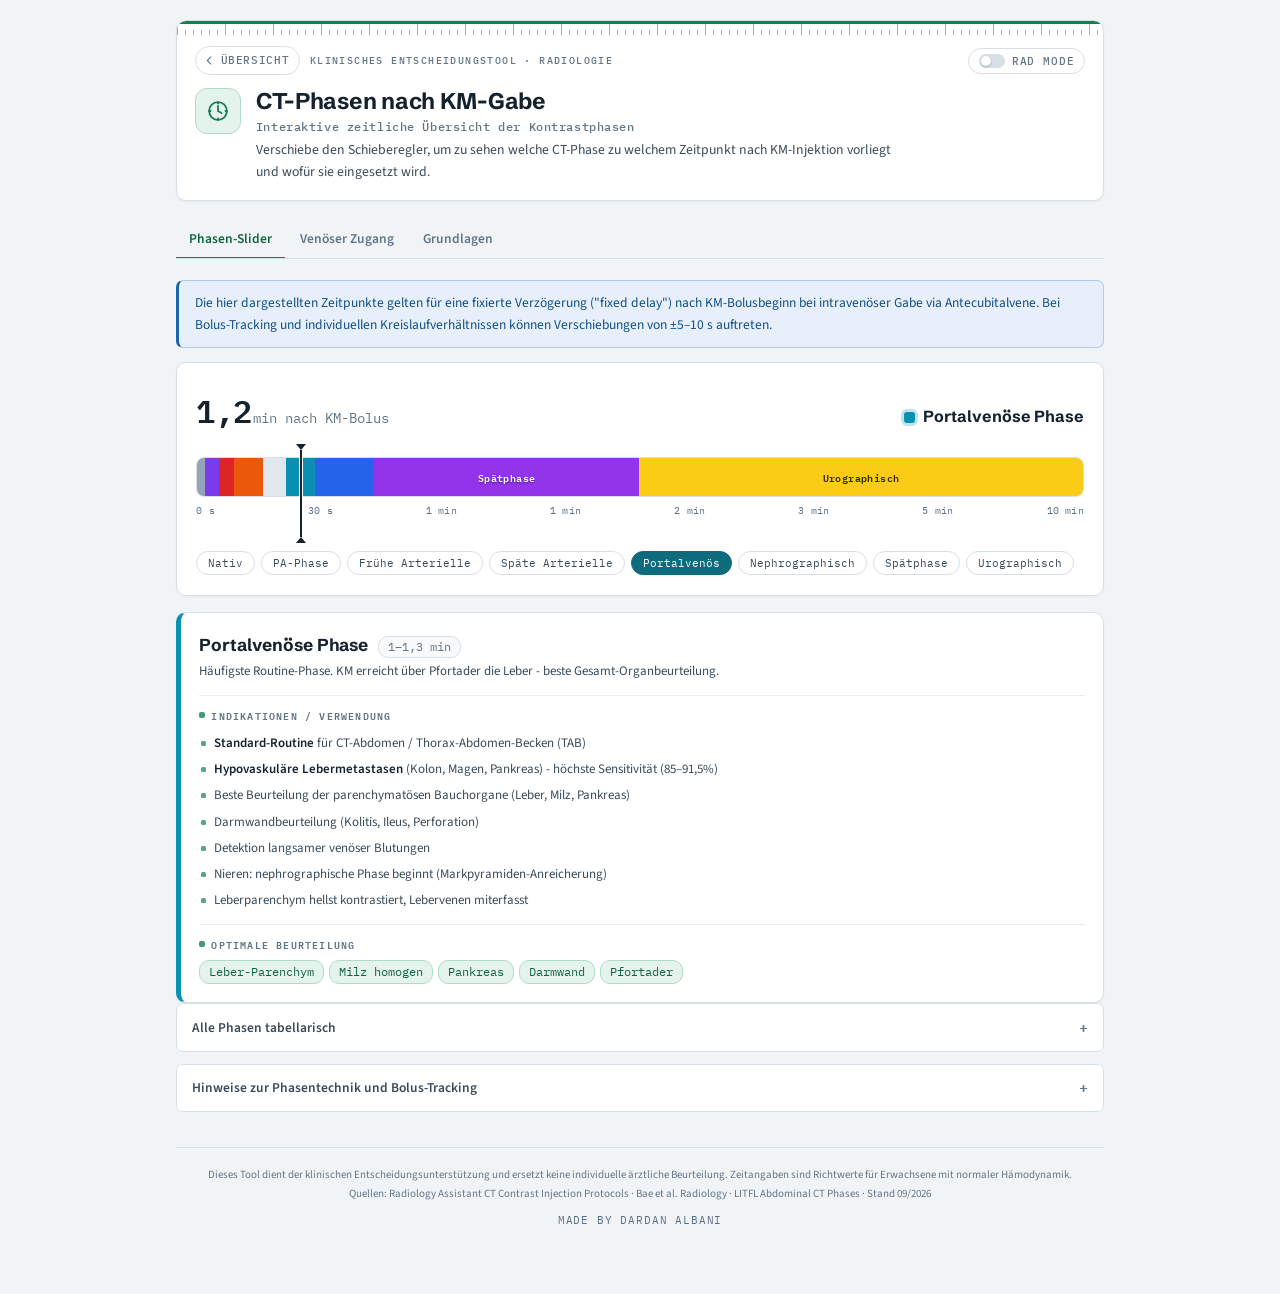
<file: phasen.html>
<!DOCTYPE html>
<html lang="de">
<head>
<meta charset="UTF-8">
<meta name="viewport" content="width=device-width,initial-scale=1">
<title>CT-Phasen - interaktive Übersicht</title>
<link rel="stylesheet" href="km.css">
</head>
<body class="tool-phasen">
<script src="km.js"></script>
<div class="page">
  <header class="masthead">
    <div class="mast-ruler" aria-hidden="true"></div>
    <div class="mast-top">
      <a href="km-index.html" class="home-btn"><svg viewBox="0 0 24 24" fill="none" stroke="currentColor" stroke-width="2" stroke-linecap="round" stroke-linejoin="round" aria-hidden="true"><path d="M14.5 5.5 8 12l6.5 6.5"/></svg>Übersicht</a>
      <span class="header-badge">KLINISCHES ENTSCHEIDUNGSTOOL · RADIOLOGIE</span>
      <button type="button" class="rad-mode-toggle" id="radModeToggle" aria-pressed="false" title="Lesesaal-Dunkelmodus" onclick="toggleRadMode()"><span class="mode-track" aria-hidden="true"><span class="mode-thumb"></span></span><span class="mode-label">Rad&nbsp;Mode</span></button>
    </div>
    <div class="mast-main">
      <div class="tool-mark" aria-hidden="true"><svg viewBox="0 0 24 24" fill="none" stroke="currentColor" stroke-width="1.7" stroke-linecap="round" stroke-linejoin="round" aria-hidden="true"><circle cx="12" cy="12" r="8.2"/><path d="M12 7.3V12l3.2 1.9"/><path d="M12 3.8v1.3M20.2 12h-1.3M12 20.2v-1.3M3.8 12h1.3"/></svg></div>
      <div class="mast-text">
        <h1>CT-Phasen nach KM-Gabe<span class="h1-sub">Interaktive zeitliche Übersicht der Kontrastphasen</span></h1>
        <p class="mast-desc">Verschiebe den Schieberegler, um zu sehen welche CT-Phase zu welchem Zeitpunkt nach KM-Injektion vorliegt und wofür sie eingesetzt wird.</p>
      </div>
    </div>
  </header>

  <nav>
    <button class="nav-btn active" onclick="showSection('phasen-tab',this)">Phasen-Slider</button>
    <button class="nav-btn" onclick="showSection('zugang-tab',this)">Venöser Zugang</button>
    <button class="nav-btn" onclick="showSection('grundlagen-tab',this)">Grundlagen</button>
  </nav>

  <!-- TAB 1: PHASEN-SLIDER -->
  <div id="phasen-tab" class="section active">
  <div class="info-box">Die hier dargestellten Zeitpunkte gelten für eine fixierte Verzögerung ("fixed delay") nach KM-Bolusbeginn bei intravenöser Gabe via Antecubitalvene. Bei Bolus-Tracking und individuellen Kreislaufverhältnissen können Verschiebungen von ±5–10 s auftreten.</div>

  <div class="card timeline-card">
    <div class="timeline-time-display">
      <div>
        <span class="timeline-time-value" id="time-value">0</span><span class="timeline-time-unit">s nach KM-Bolus</span>
      </div>
      <div class="timeline-current-phase" id="current-phase-badge">
        <span class="timeline-phase-dot" id="phase-dot"></span>
        <span id="current-phase-name">Pre-Kontrast</span>
      </div>
    </div>

    <div class="timeline-track-wrap">
      <div class="timeline-bands" id="timeline-bands"></div>
      <div class="timeline-marker" id="timeline-marker" style="left:0%"></div>
      <input type="range" class="timeline-slider" id="timeline-slider" min="0" max="600" step="1" value="0" aria-label="Zeitpunkt nach KM-Bolus">
      <div class="timeline-tick-row" id="timeline-ticks"></div>
    </div>

    <div class="timeline-quick-jump" id="quick-jump"></div>
  </div>

  <div class="phase-detail" id="phase-detail">
    <!-- populated by JS -->
  </div>

  <details class="collapsed-section">
    <summary>Alle Phasen tabellarisch</summary>
    <div class="overview-table-wrap">
      <table class="overview-table" id="overview-table">
        <thead><tr><th>Phase</th><th>Zeit nach KM</th><th>Hauptindikation</th></tr></thead>
        <tbody></tbody>
      </table>
    </div>
  </details>

  <details class="collapsed-section">
    <summary>Hinweise zur Phasentechnik und Bolus-Tracking</summary>
    <div class="card" style="border-radius:0 0 8px 8px;border-top:none;margin-bottom:0">
      <h3 style="margin-bottom:0.5rem;font-size:14px;color:var(--brand)">Fixed Delay vs. Bolus-Tracking</h3>
      <p style="font-size:13.5px;color:var(--prose);margin-bottom:0.5rem"><strong>Fixed Delay:</strong> Routinetechnik für Thorax-, Abdomen- und Beckenuntersuchungen. Scan startet zu festgelegtem Zeitpunkt nach Injektionsbeginn.</p>
      <p style="font-size:13.5px;color:var(--prose);margin-bottom:0.85rem"><strong>Bolus-Tracking:</strong> Scan startet, sobald die HU-Schwelle in der Aorta (typ. ≥100 HU für arterielle Phase, ≥150 HU für CTA) überschritten wird. Bei CTA und arteriellen Untersuchungen mit knappem Zeitfenster bevorzugt.</p>
      <h3 style="margin-bottom:0.5rem;font-size:14px;color:var(--brand)">Typische Injektionsparameter</h3>
      <ul style="font-size:13.5px;color:var(--prose);padding-left:1.25rem;line-height:1.7">
        <li>KM-Volumen: 80–150 mL (gewichtsadaptiert ~1,5 mL/kg)</li>
        <li>Flussrate: 2,5–5 mL/s (CT-Angio meist 4–5 mL/s)</li>
        <li>NaCl-Chaser: 30–40 mL bei gleicher Flussrate</li>
        <li>Kanülengröße: ≥20G für ≥4 mL/s empfohlen</li>
        <li>Punktionsort bevorzugt Antecubitalvene</li>
      </ul>
      <p style="font-size:12px;color:var(--muted);margin-top:0.75rem;font-style:italic">Die Phasenzeiten verschieben sich bei reduziertem Herzminutenvolumen (z.B. Herzinsuffizienz) - daher Bolus-Tracking bei kritischen Untersuchungen erwägen.</p>
    </div>
  </details>
  </div><!-- /phasen-tab -->

  <!-- TAB 3: VENÖSER ZUGANG -->
  <div id="zugang-tab" class="section">
    <h2>Venöser Zugang nach Flussrate</h2>
    <div class="info-box">Empfehlungen zur Wahl von Venflon, ZVK oder Port je nach geforderter Flussrate. Quellen: Schwab et al. RöFo 2009, Behrendt et al. CVIR 2009, UNC CT-PIV Guidelines 2025.</div>

    <div class="card">
      <div class="card-title">Periphere Venenverweilkanüle (Venflon) - nach DIN/ISO-Farbcode</div>
      <table class="risk-table cannula-table">
        <thead><tr><th>Größe</th><th>Farbe</th><th>Max. Flow (klinisch)</th><th>Empfohlen für</th></tr></thead>
        <tbody>
          <tr><td><strong>18G</strong></td><td><span class="color-pill color-green">grün</span></td><td>≤5 mL/s</td><td><strong>Standard für CTA</strong> und Hochfluss-Anwendungen</td></tr>
          <tr><td><strong>20G</strong></td><td><span class="color-pill color-pink">rosa</span></td><td>≤4 mL/s (in vivo bis 5 mL/s nachgewiesen)</td><td><strong>Standard-Routine</strong> CT-Abdomen/Thorax</td></tr>
          <tr><td><strong>22G</strong></td><td><span class="color-pill color-blue">blau</span></td><td>≤3 mL/s</td><td>Schmale Venen; CTPA noch möglich</td></tr>
          <tr><td><strong>24G</strong></td><td><span class="color-pill color-yellow">gelb</span></td><td>nicht für Powerinjektion</td><td>Pädiatrie / sehr fragile Venen; KM nur als Handinjektion</td></tr>
        </tbody>
      </table>
      <div class="guideline-source">Quellen: Schwab et al. RöFo 2009 · Behrendt et al. CVIR 2009 · UNC CT-PIV Guidelines 2025</div>
    </div>

    <div class="card">
      <div class="card-title">Punktionsort - bevorzugte Reihenfolge</div>
      <ul class="rec-list">
        <li><strong>1. Antecubitalfossa</strong> (V. mediana cubiti / V. basilica / V. cephalica) - bevorzugt für Hochfluss-Anwendungen</li>
        <li><strong>2. Proximaler Unterarm</strong> (V. cephalica / V. basilica) - gute Alternative</li>
        <li><strong>3. Handrücken / V. cephalica distal</strong> - höheres Paravasat-Risiko, niedrigere Flussraten</li>
        <li><strong>4. V. jugularis externa / Halsvenen</strong> - nur als Ausnahme</li>
        <li><strong>Untere Extremität</strong> - nur als Notfall-Ausnahme (höhere Komplikationsrate)</li>
      </ul>
    </div>

    <div class="card">
      <div class="card-title">Zentraler Venenkatheter (ZVK)</div>
      <p style="font-size:13.5px;color:var(--prose);margin-bottom:0.5rem">Nur <strong>power-injektor-kompatible</strong> ZVK für Hochdruck-KM-Injektion zugelassen. Herstellerangaben (am Hub aufgedruckt) sind verbindlich.</p>
      <table class="risk-table cannula-table">
        <thead><tr><th>Lumen / Position</th><th>Empfehlung</th></tr></thead>
        <tbody>
          <tr><td><strong>Bevorzugtes Lumen</strong></td><td><strong>Distales Lumen</strong> (größter Durchmesser, kürzester Weg, höchste Flussraten möglich)</td></tr>
          <tr><td><strong>Standard-Flussrate</strong></td><td>≤2 mL/s wenn keine spezifische Powerinjektor-Zulassung</td></tr>
          <tr><td><strong>Power-injektor-kompatibler ZVK</strong></td><td>Bis 5 mL/s möglich, Herstellerangabe beachten</td></tr>
          <tr><td><strong>Position</strong></td><td>V. jugularis interna / V. subclavia bevorzugt, V. femoralis nur als Ausnahme</td></tr>
          <tr><td><strong>Lagekontrolle vor KM</strong></td><td>Bei Unsicherheit CT-Topogramm/Röntgen-Thorax zur Bestätigung der Tipp-Position</td></tr>
        </tbody>
      </table>
      <div class="warn-box" style="margin-top:0.75rem">Komplikationen bei ZVK-KM-Injektion sind selten, aber relevant: mediastinales Paravasat, Hämatom, Arrhythmie. Nach KM-Gabe ggf. CT-Topogramm zur Lagekontrolle.</div>
      <div class="guideline-source">Quelle: Plumb &amp; Murphy, Eur Radiol 2011 · UNC CVAD Care Policy 2025</div>
    </div>

    <div class="card">
      <div class="card-title">Portkatheter (TIVAD)</div>
      <p style="font-size:13.5px;color:var(--prose);margin-bottom:0.5rem">Port-Systeme müssen zur Hochdruckinjektion zugelassen sein (sogenannte <strong>"Power-Ports"</strong>). Beschriftung am Reservoir bzw. Patientenausweis.</p>
      <table class="risk-table cannula-table">
        <thead><tr><th>Element</th><th>Empfehlung</th></tr></thead>
        <tbody>
          <tr><td><strong>Port-Nadel</strong></td><td>Huber-Nadel <strong>19G–22G</strong> je nach Port und Flussrate; power-kompatible Nadel zwingend</td></tr>
          <tr><td><strong>Maximalfluss Power-Port</strong></td><td>Bis 5 mL/s (z.B. PowerPort, BardPort SmartPort) - Herstellerangabe verbindlich</td></tr>
          <tr><td><strong>Vor Injektion</strong></td><td>Aspiration auf Rückfluss von Blut, Testspülung mit NaCl 0,9% - bestätigt korrekte Lage und Durchgängigkeit</td></tr>
          <tr><td><strong>Bei fehlendem Rückfluss</strong></td><td>KM-Gabe vermeiden, Port-Sprechstunde/Onkologie konsultieren - Risiko Katheterruptur / Paravasat</td></tr>
          <tr><td><strong>Nach Injektion</strong></td><td>Spülung mit NaCl 0,9% (10–20 mL), ggf. Heparinblock nach Hausstandard</td></tr>
        </tbody>
      </table>
      <div class="guideline-source">Quelle: ESUR Extravasation 2022 · Hersteller-Spezifikationen (Bard, AngioDynamics u.a.)</div>
    </div>

    <div class="card">
      <div class="card-title">PICC (Peripherally Inserted Central Catheter)</div>
      <ul class="rec-list">
        <li>Nur <strong>"power-injectable" PICCs</strong> für Hochdruck-KM zugelassen - Beschriftung am Hub</li>
        <li>Typische Maximalrate Power-PICC: <strong>5 mL/s</strong>, je nach Hersteller</li>
        <li>Bei Multilumen-PICC: <strong>distales (größtes) Lumen</strong> verwenden</li>
        <li>Nicht-power PICCs: KM-Gabe vermeiden bzw. nur Handinjektion (≤1 mL/s)</li>
      </ul>
    </div>

    <div class="card">
      <div class="card-title">Test mit NaCl 0,9% vor KM-Gabe (ESUR 2022)</div>
      <p style="font-size:13.5px;color:var(--prose)">Bei <strong>jedem</strong> Zugang vor KM-Bolus: <strong>Testspülung mit NaCl 0,9%</strong> mit gleicher Flussrate wie geplant. Schmerz, Schwellung oder fehlender Rückfluss → Zugang neu setzen.</p>
    </div>
  </div><!-- /zugang-tab -->

  <!-- TAB 4: GRUNDLAGEN -->
  <div id="grundlagen-tab" class="section">
    <h2>Grundlagen</h2>

    <div class="card">
      <div class="card-title">Fixed Delay vs. Bolus-Tracking</div>
      <p style="font-size:13.5px;color:var(--prose);margin-bottom:0.5rem"><strong>Fixed Delay:</strong> Routinetechnik für Thorax-, Abdomen- und Beckenuntersuchungen. Scan startet zu festgelegtem Zeitpunkt nach Injektionsbeginn.</p>
      <p style="font-size:13.5px;color:var(--prose)"><strong>Bolus-Tracking:</strong> Scan startet, sobald die HU-Schwelle in der Aorta (typ. ≥100 HU für arterielle Phase, ≥150 HU für CTA) überschritten wird. Bei CTA und arteriellen Untersuchungen mit knappem Zeitfenster bevorzugt.</p>
    </div>

    <div class="card">
      <div class="card-title">Typische Injektionsparameter</div>
      <ul class="rec-list">
        <li>KM-Volumen: 80–150 mL (gewichtsadaptiert ~1,5 mL/kg)</li>
        <li>Flussrate: 2,5–5 mL/s (CT-Angio meist 4–5 mL/s)</li>
        <li>NaCl-Chaser: 30–40 mL bei gleicher Flussrate</li>
        <li>Kanülengröße: ≥20G für ≥4 mL/s empfohlen</li>
        <li>Punktionsort bevorzugt Antecubitalvene</li>
      </ul>
      <p style="font-size:12px;color:var(--muted);margin-top:0.75rem;font-style:italic">Die Phasenzeiten verschieben sich bei reduziertem Herzminutenvolumen (z.B. Herzinsuffizienz) - daher Bolus-Tracking bei kritischen Untersuchungen erwägen.</p>
    </div>

    <div class="card">
      <div class="card-title">KM-Volumen gewichtsadaptiert</div>
      <table class="risk-table">
        <thead><tr><th>Körpergewicht</th><th>KM-Volumen (Routine)</th><th>KM-Volumen (CTA)</th></tr></thead>
        <tbody>
          <tr><td>&lt; 60 kg</td><td>70–80 mL</td><td>60–80 mL</td></tr>
          <tr><td>60–80 kg</td><td>80–100 mL</td><td>80–100 mL</td></tr>
          <tr><td>80–100 kg</td><td>100–120 mL</td><td>100–130 mL</td></tr>
          <tr><td>&gt; 100 kg</td><td>120–150 mL</td><td>130–150 mL</td></tr>
        </tbody>
      </table>
      <p style="font-size:12px;color:var(--muted);margin-top:0.5rem;font-style:italic">Faustregel: ~1,5 mL/kg bei 300 mg I/mL. Bei höher konzentrierten KM (370 mg I/mL) entsprechend weniger Volumen.</p>
    </div>
  </div><!-- /grundlagen-tab -->

  <footer class="page-footer">
    Dieses Tool dient der klinischen Entscheidungsunterstützung und ersetzt keine individuelle ärztliche Beurteilung. Zeitangaben sind Richtwerte für Erwachsene mit normaler Hämodynamik.<br>
    Quellen: Radiology Assistant CT Contrast Injection Protocols · Bae et al. Radiology · LITFL Abdominal CT Phases · Stand 09/2026
    <span class="page-byline">Made by Dardan Albani</span>
  </footer>
</div>

<script>
// ============ PHASE DEFINITIONS ============
// startSec/endSec are inclusive ranges. Phases ordered chronologically.
var phases = [
  {
    id: 'precontrast',
    name: 'Pre-Kontrast / Nativ',
    short: 'Nativ',
    color: '#94a3b8',
    startSec: 0, endSec: 4,
    tagline: 'Nativ-Aufnahme vor KM-Gabe oder unmittelbar bei Injektionsbeginn - vor jeder Kontrastierung.',
    indications: [
      'Detektion von Verkalkungen (z.B. koronare Kalklast, Nierensteine, Pankreaslithiasis)',
      'Frische Einblutungen (Hyperdensität: ICH, Subarachnoidalblutung, Hämorrhagie)',
      'Hochdense ingestierte Substanzen (Pseudoenhancement vermeiden)',
      'Lipom-/Fettcharakterisierung (negative HU)',
      'Baseline-Dichtemessung für Wash-out-Berechnung'
    ],
    organs: ['Knochen', 'Verkalkungen', 'Blut', 'Fett']
  },
  {
    id: 'pulmonary',
    name: 'Pulmonalarterielle Phase',
    short: 'PA-Phase',
    color: '#7c3aed',
    startSec: 5, endSec: 14,
    tagline: 'Sehr frühe Phase - Kontrast befindet sich im pulmonalarteriellen System; ideal für CT-Pulmonalisangiographie (CTPA).',
    indications: [
      '<strong>CT-Pulmonalisangiographie (CTPA)</strong> bei Verdacht auf Lungenarterienembolie',
      'Bolus-Tracking-Triggerschwelle in der Pulmonalarterie typisch bei ≥100 HU',
      'Optimale Kontrastierung der zentralen und peripheren Pulmonalarterien'
    ],
    organs: ['Pulmonalarterien', 'Truncus pulmonalis']
  },
  {
    id: 'early-arterial',
    name: 'Frühe arterielle Phase',
    short: 'Frühe Arterielle',
    color: '#dc2626',
    startSec: 15, endSec: 24,
    tagline: 'KM in den großen Arterien - Aorta thoracoabdominal hellst kontrastiert. Parenchym noch nicht angereichert.',
    indications: [
      '<strong>CT-Angiographie (CTA)</strong> der Aorta, supraaortalen Gefäße, Karotiden',
      'Akute Aortendissektion, Aneurysma, Aortenruptur',
      'Mesenteriale Ischämie / akuter Gefäßverschluss',
      'Triple-rule-out (Thoraxschmerz: KHK + LE + Aortendissektion)',
      'Bolus-Tracking-Trigger an Aorta descendens, Schwelle ≥100 HU'
    ],
    organs: ['Aorta', 'Karotis', 'Mesenterialgefäße', 'Becken-Beinarterien']
  },
  {
    id: 'late-arterial',
    name: 'Späte arterielle Phase (Pankreas-Parenchym)',
    short: 'Späte Arterielle',
    color: '#ea580c',
    startSec: 25, endSec: 44,
    tagline: 'Maximale arteriell-versorgte Parenchym-Kontrastierung - wichtigste Phase für hypervaskuläre Tumore.',
    indications: [
      '<strong>Hypervaskuläre Lebertumore:</strong> HCC, FNH, Adenom, Hämangiom (Knotenfüllung)',
      '<strong>Pankreas-Parenchymphase:</strong> hypoenhancing Pankreas-Karzinom besser abgrenzbar',
      'Hypervaskuläre Metastasen (z.B. NET, Schilddrüse, Niere, Mamma)',
      'Akute aktive arterielle Blutung (KM-Extravasat)',
      'Bowel-Wall-Enhancement bei akuter Ischämie',
      'Nierenkortex: kortiko-medulläre Phase mit Markpyramiden-Aussparung'
    ],
    organs: ['Leber-Hypervask. Läsionen', 'Pankreas-Parenchym', 'Nierenkortex', 'Milz heterogen']
  },
  {
    id: 'portal-venous',
    name: 'Portalvenöse Phase',
    short: 'Portalvenös',
    color: '#0891b2',
    startSec: 60, endSec: 79,
    tagline: 'Häufigste Routine-Phase. KM erreicht über Pfortader die Leber - beste Gesamt-Organbeurteilung.',
    indications: [
      '<strong>Standard-Routine</strong> für CT-Abdomen / Thorax-Abdomen-Becken (TAB)',
      '<strong>Hypovaskuläre Lebermetastasen</strong> (Kolon, Magen, Pankreas) - höchste Sensitivität (85–91,5%)',
      'Beste Beurteilung der parenchymatösen Bauchorgane (Leber, Milz, Pankreas)',
      'Darmwandbeurteilung (Kolitis, Ileus, Perforation)',
      'Detektion langsamer venöser Blutungen',
      'Nieren: nephrographische Phase beginnt (Markpyramiden-Anreicherung)',
      'Leberparenchym hellst kontrastiert, Lebervenen miterfasst'
    ],
    organs: ['Leber-Parenchym', 'Milz homogen', 'Pankreas', 'Darmwand', 'Pfortader']
  },
  {
    id: 'nephrographic',
    name: 'Nephrographische Phase',
    short: 'Nephrographisch',
    color: '#2563eb',
    startSec: 80, endSec: 119,
    tagline: 'Nierenrinde und -mark homogen angereichert - beste Phase für Nierenläsionen.',
    indications: [
      '<strong>Detektion und Charakterisierung von Nierenläsionen</strong> (RCC, Zysten Bosniak)',
      'Höchste Sensitivität für kleine Nierentumore',
      'Markpyramiden zeigen homogene Anreicherung',
      'Frühe ausscheidende Phase teils sichtbar',
      'Pfortaderkontrast nimmt ab, Equilibrium beginnt'
    ],
    organs: ['Nierenrinde + Mark', 'Nebennieren', 'Leber im Übergang zu Equilibrium']
  },
  {
    id: 'delayed',
    name: 'Spätphase / Equilibrium',
    short: 'Spätphase',
    color: '#9333ea',
    startSec: 120, endSec: 299,
    tagline: 'KM-Wash-out in den meisten Organen - fibrotisches/zysten-haltiges Gewebe behält Kontrast.',
    indications: [
      '<strong>Cholangiokarzinom</strong> - verzögertes Enhancement durch fibroses Stroma',
      '<strong>Hämangiom-Charakterisierung</strong> - periphere Anreicherung mit zentripetaler Auffüllung',
      '<strong>Wash-out-Bewertung HCC</strong> (3-Phasen-Protokoll: arteriell-Hyperenhancement + portalvenöses Wash-out)',
      'Fibröses/desmoplastisches Gewebe (chronische Pankreatitis, narbiges Gewebe)',
      'Nebennieren-Adenom-Charakterisierung (rasches Wash-out)',
      'Beurteilung der Harnableitenden Wege beginnt'
    ],
    organs: ['Cholangien', 'Hämangiome', 'Fibrotisches Gewebe', 'Adrenal Wash-out']
  },
  {
    id: 'excretory',
    name: 'Exkretorische / Urographische Phase',
    short: 'Urographisch',
    color: '#facc15',
    startSec: 300, endSec: 600,
    tagline: 'KM ausgeschieden - Nierenbecken, Ureter und Harnblase opak. Ideal für ableitende Harnwege.',
    indications: [
      '<strong>CT-Urographie (IVU-CT)</strong> bei Hämaturie-Abklärung',
      '<strong>Urothelkarzinom-Suche</strong> (Nierenbecken, Ureter, Harnblase)',
      'Beurteilung von Harnabflussstörungen / Strikturen',
      'Anatomie der ableitenden Harnwege bei OP-Planung',
      'Posttraumatische Urinome / Urinleckagen'
    ],
    organs: ['Nierenbecken', 'Ureter', 'Harnblase']
  }
];

// Helper: find phase at time t
function getPhaseAt(t){
  // If between phases (in a "gap"), pick the closest phase
  for(var i=0;i<phases.length;i++){
    if(t >= phases[i].startSec && t <= phases[i].endSec) return phases[i];
  }
  // If in a gap, return transitional info
  for(var i=0;i<phases.length-1;i++){
    if(t > phases[i].endSec && t < phases[i+1].startSec){
      return {
        id:'transition',
        name:'Übergangsphase',
        short:'Übergang',
        color:'var(--band-gap)',
        startSec:phases[i].endSec+1,
        endSec:phases[i+1].startSec-1,
        tagline:'Übergangsbereich zwischen '+phases[i].short+' und '+phases[i+1].short+' - wird in der Routine nicht gezielt akquiriert.',
        indications:['Keine spezifische Indikation','In der Routine kein gezielter Scan-Zeitpunkt'],
        organs:[]
      };
    }
  }
  // Beyond max
  if(t > phases[phases.length-1].endSec){
    return phases[phases.length-1];
  }
  return phases[0];
}

// ============ TIMELINE BUILD ============
var MAX_SEC = 600;
function buildBands(){
  var container = document.getElementById('timeline-bands');
  container.innerHTML = '';
  // We render each phase + gaps as colored bands proportional to duration
  var segments = [];
  for(var i=0;i<phases.length;i++){
    var p = phases[i];
    if(i===0 && p.startSec > 0){
      segments.push({color:'var(--band-gap)',start:0,end:p.startSec-1,label:'',isGap:true});
    }
    segments.push({color:p.color,start:p.startSec,end:p.endSec,label:p.short,isGap:false});
    if(i<phases.length-1 && phases[i+1].startSec > p.endSec+1){
      segments.push({color:'var(--band-gap)',start:p.endSec+1,end:phases[i+1].startSec-1,label:'',isGap:true});
    }
  }
  // Tail (after last phase) up to MAX_SEC
  var last = phases[phases.length-1];
  if(last.endSec < MAX_SEC){
    segments.push({color:last.color,start:last.endSec+1,end:MAX_SEC,label:'',isGap:false});
  }
  for(var i=0;i<segments.length;i++){
    var s = segments[i];
    var width = ((s.end-s.start+1)/(MAX_SEC+1))*100;
    var div = document.createElement('div');
    div.className = 'timeline-band';
    div.style.width = width+'%';
    div.style.background = s.color;
    if(s.isGap){div.style.opacity='0.45';}
    if(width >= 8 && s.label){
      var span = document.createElement('span');
      span.textContent = s.label;
      if(s.color==='#facc15'){span.className='dark-label';}
      div.appendChild(span);
    }
    div.title = s.label ? s.label+' ('+s.start+'–'+s.end+' s)' : 'Übergang ('+s.start+'–'+s.end+' s)';
    div.onclick = (function(start,end){return function(){
      var mid = Math.round((start+end)/2);
      document.getElementById('timeline-slider').value = mid;
      updateMarker(mid);
    };})(s.start,s.end);
    container.appendChild(div);
  }
}

function buildTicks(){
  var ticks = [0, 30, 60, 90, 120, 180, 300, 600];
  var container = document.getElementById('timeline-ticks');
  container.innerHTML = '';
  ticks.forEach(function(t){
    var span = document.createElement('span');
    span.textContent = t < 60 ? t+' s' : Math.floor(t/60)+' min';
    container.appendChild(span);
  });
}

function buildQuickJump(){
  var container = document.getElementById('quick-jump');
  phases.forEach(function(p){
    var btn = document.createElement('button');
    btn.className = 'quick-jump-btn';
    btn.textContent = p.short;
    btn.dataset.phaseId = p.id;
    btn.onclick = function(){
      var mid = Math.round((p.startSec+p.endSec)/2);
      document.getElementById('timeline-slider').value = mid;
      updateMarker(mid);
    };
    container.appendChild(btn);
  });
}

function buildOverviewTable(){
  var tbody = document.querySelector('#overview-table tbody');
  tbody.innerHTML = '';
  phases.forEach(function(p){
    var tr = document.createElement('tr');
    tr.dataset.phaseId = p.id;
    var rangeText = p.startSec < 60 && p.endSec < 60
      ? p.startSec+'–'+p.endSec+' s'
      : (p.endSec >= 60 ? p.startSec+' s – '+(p.endSec<60?p.endSec+' s':Math.round(p.endSec/60*10)/10+' min') : p.startSec+'–'+p.endSec+' s');
    tr.innerHTML = '<td><span style="display:inline-block;width:10px;height:10px;border-radius:50%;background:'+p.color+';margin-right:6px;vertical-align:middle"></span>'+p.name+'</td>'+
      '<td><span style="font-family:\'IBM Plex Mono\',monospace">'+rangeText+'</span></td>'+
      '<td>'+p.tagline+'</td>';
    tbody.appendChild(tr);
  });
}

function updateMarker(t){
  t = Math.max(0, Math.min(MAX_SEC, t));
  var marker = document.getElementById('timeline-marker');
  var pct = (t/MAX_SEC)*100;
  marker.style.left = pct+'%';

  var timeValue = document.getElementById('time-value');
  var timeUnit = document.querySelector('.timeline-time-unit');
  if(t < 60){
    timeValue.textContent = t;
    timeUnit.textContent = 's nach KM-Bolus';
  } else {
    timeValue.textContent = (Math.round(t/6)/10).toString().replace('.',',');
    timeUnit.textContent = 'min nach KM-Bolus';
  }

  var phase = getPhaseAt(t);
  document.getElementById('current-phase-name').textContent = phase.name;
  var dot = document.getElementById('phase-dot');
  dot.style.background = phase.color;
  dot.style.boxShadow = '0 0 0 3px '+phase.color+'40';

  // Update detail card
  var rangeText;
  if(phase.endSec < 60) rangeText = phase.startSec+'–'+phase.endSec+' s';
  else if(phase.startSec < 60) rangeText = phase.startSec+' s – '+(phase.endSec<60?phase.endSec+' s':Math.round(phase.endSec/6)/10+' min').toString().replace('.',',');
  else rangeText = (Math.round(phase.startSec/6)/10).toString().replace('.',',')+'–'+(Math.round(phase.endSec/6)/10).toString().replace('.',',')+' min';

  var detail = document.getElementById('phase-detail');
  detail.style.borderLeftColor = phase.color;
  var orgChips = phase.organs && phase.organs.length
    ? '<div class="organ-chips">'+phase.organs.map(function(o){return '<span class="organ-chip">'+o+'</span>';}).join('')+'</div>'
    : '';
  detail.innerHTML =
    '<div class="phase-detail-header">'+
      '<div class="phase-detail-name">'+phase.name+'</div>'+
      '<div class="phase-detail-range">'+rangeText+'</div>'+
    '</div>'+
    '<div class="phase-detail-tagline">'+phase.tagline+'</div>'+
    (phase.indications && phase.indications.length ? 
      '<div class="phase-detail-section">'+
        '<div class="phase-detail-section-title">Indikationen / Verwendung</div>'+
        '<ul>'+phase.indications.map(function(i){return '<li>'+i+'</li>';}).join('')+'</ul>'+
      '</div>' : '') +
    (orgChips ?
      '<div class="phase-detail-section">'+
        '<div class="phase-detail-section-title">Optimale Beurteilung</div>'+
        orgChips+
      '</div>' : '');

  // Highlight in overview table
  document.querySelectorAll('#overview-table tbody tr').forEach(function(tr){
    tr.classList.toggle('is-current', tr.dataset.phaseId === phase.id);
  });
  // Highlight quick-jump
  document.querySelectorAll('.quick-jump-btn').forEach(function(b){
    b.classList.toggle('active', b.dataset.phaseId === phase.id);
  });
}

function showSection(id, btn){
  document.querySelectorAll('.section').forEach(function(s){s.classList.remove('active');});
  document.querySelectorAll('.nav-btn').forEach(function(b){b.classList.remove('active');});
  document.getElementById(id).classList.add('active');
  btn.classList.add('active');
  window.scrollTo({top:0,behavior:'smooth'});
}

// ============ INIT ============
buildBands();
buildTicks();
buildQuickJump();
buildOverviewTable();

var slider = document.getElementById('timeline-slider');
slider.addEventListener('input', function(){ updateMarker(parseInt(this.value,10)); });
slider.addEventListener('change', function(){ updateMarker(parseInt(this.value,10)); });

// Initial state: portal venous (most common routine phase)
slider.value = 70;
updateMarker(70);

// === RAD MODE (shared with other tools via localStorage key) ===
</script>
</body>
</html>
</file>
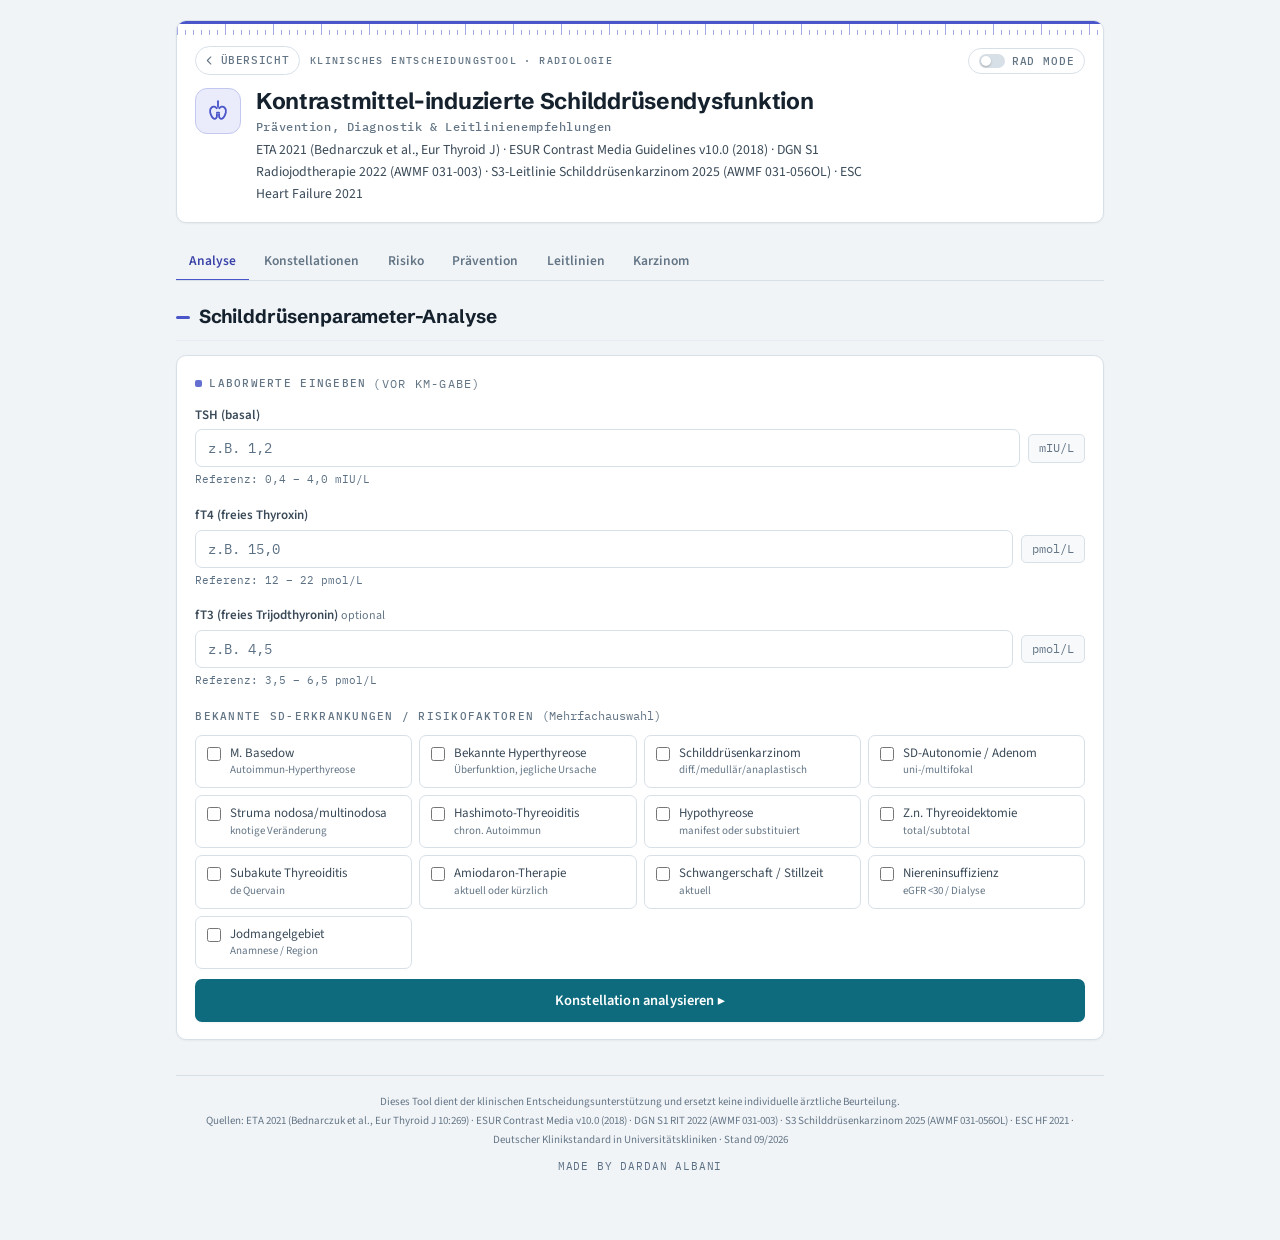
<file: schilddruese.html>
<!DOCTYPE html>
<html lang="de">
<head>
<meta charset="utf-8">
<meta name="viewport" content="width=device-width, initial-scale=1, viewport-fit=cover">
<meta name="color-scheme" content="light dark">
<meta name="apple-mobile-web-app-capable" content="yes">
<meta name="mobile-web-app-capable" content="yes">
<title>KM-induzierte Hyperthyreose - Entscheidungshilfe</title>
<link rel="stylesheet" href="km.css">
<style>
/* Follow-ups sind standardmäßig ausgeblendet und erscheinen erst nach Anklicken
   der zugehörigen Erkrankung (unabhängig davon, was km.css definiert). */
.followup{display:none}
.followup.show{display:block;animation:fu-in .2s ease}
@keyframes fu-in{from{opacity:0;transform:translateY(-3px)}to{opacity:1;transform:none}}
@media (prefers-reduced-motion:reduce){.followup.show{animation:none}}

/* Aufklappbare Detail-Buttons (erscheinen nach Anklicken der Erkrankung) */
.followup .opt-row{display:flex;flex-wrap:wrap;gap:7px;margin-top:6px}
.opt-btn{
  appearance:none;cursor:pointer;text-align:left;font-family:var(--font-body);
  background:var(--card);border:1px solid var(--border);border-radius:var(--radius-sm);
  color:var(--prose);font-size:12.5px;font-weight:600;line-height:1.25;
  padding:7px 12px;transition:border-color .15s,background .15s,color .15s,box-shadow .15s;
}
.opt-btn small{display:block;font-weight:400;font-size:10.5px;color:var(--muted);margin-top:1px}
.opt-btn:hover{border-color:var(--accent);color:var(--ink)}
.opt-btn.sel{background:var(--accent);border-color:var(--accent);color:#fff;box-shadow:var(--shadow-1)}
.opt-btn.sel small{color:rgba(255,255,255,.85)}
body.rad-mode .opt-btn.sel{color:#06272E}
body.rad-mode .opt-btn.sel small{color:rgba(6,39,46,.75)}

/* Ergebnis-Box für exogene Hyperthyreose (Übersubstitution) - grün/unbedenklich */
.result-box.exogen{border-left-color:var(--ok);background:linear-gradient(0deg,var(--ok-tint),var(--ok-tint)),var(--card);border-color:var(--ok-line)}
.result-box.exogen .result-title{color:var(--ok-strong)}
</style>
</head>
<body class="tool-schilddruese">
<script src="km.js"></script>

<div class="page">
  <header class="masthead">
    <div class="mast-ruler" aria-hidden="true"></div>
    <div class="mast-top">
      <a href="km-index.html" class="home-btn"><svg viewBox="0 0 24 24" fill="none" stroke="currentColor" stroke-width="2" stroke-linecap="round" stroke-linejoin="round" aria-hidden="true"><path d="M14.5 5.5 8 12l6.5 6.5"/></svg>Übersicht</a>
      <span class="header-badge">KLINISCHES ENTSCHEIDUNGSTOOL · RADIOLOGIE</span>
      <button type="button" class="rad-mode-toggle" id="radModeToggle" aria-pressed="false" title="Lesesaal-Dunkelmodus" onclick="toggleRadMode()"><span class="mode-track" aria-hidden="true"><span class="mode-thumb"></span></span><span class="mode-label">Rad&nbsp;Mode</span></button>
    </div>
    <div class="mast-main">
      <div class="tool-mark" aria-hidden="true"><svg viewBox="0 0 24 24" fill="none" stroke="currentColor" stroke-width="1.7" stroke-linecap="round" stroke-linejoin="round" aria-hidden="true"><path d="M12 3v5.2"/><path d="M11 13.5h2"/><path d="M10.8 9.4C9.7 7.9 7.7 7.4 6.3 8.5c-1.8 1.5-1.9 4.7-.6 7.5 1 2.1 2.6 3.6 3.9 3.1 1.2-.4 1.6-2.1 1.4-4.2"/><path d="M13.2 9.4c1.1-1.5 3.1-2 4.5-.9 1.8 1.5 1.9 4.7.6 7.5-1 2.1-2.6 3.6-3.9 3.1-1.2-.4-1.6-2.1-1.4-4.2"/></svg></div>
      <div class="mast-text">
        <h1>Kontrastmittel-induzierte Schilddrüsendysfunktion<span class="h1-sub">Prävention, Diagnostik & Leitlinienempfehlungen</span></h1>
        <p class="mast-desc">ETA 2021 (Bednarczuk et al., Eur Thyroid J) · ESUR Contrast Media Guidelines v10.0 (2018) · DGN S1 Radiojodtherapie 2022 (AWMF 031-003) · S3-Leitlinie Schilddrüsenkarzinom 2025 (AWMF 031-056OL) · ESC Heart Failure 2021</p>
      </div>
    </div>
  </header>

  <nav>
    <button class="nav-btn active" onclick="showSection('analyzer',this)">Analyse</button>
    <button class="nav-btn" onclick="showSection('konstellationen',this)">Konstellationen</button>
    <button class="nav-btn" onclick="showSection('risiko',this)">Risiko</button>
    <button class="nav-btn" onclick="showSection('praevention',this)">Prävention</button>
    <button class="nav-btn" onclick="showSection('leitlinien',this)">Leitlinien</button>
    <button class="nav-btn" onclick="showSection('karzinom',this)">Karzinom</button>
  </nav>

  <!-- ANALYZER -->
  <div id="analyzer" class="section active">
    <h2>Schilddrüsenparameter-Analyse</h2>
    <div class="card">
      <div class="card-title">Laborwerte eingeben <span class="label-soft">(Vor KM-Gabe)</span></div>
      <form id="analyzerForm" onsubmit="event.preventDefault();analyze();return false;">
        <div>
          <div class="input-group">
            <label>TSH (basal)</label>
            <div class="input-row">
              <input type="text" inputmode="decimal" id="tsh" placeholder="z.B. 1,2" autocomplete="off">
              <span class="unit-badge">mIU/L</span>
            </div>
            <div class="hint">Referenz: 0,4 – 4,0 mIU/L</div>
          </div>
          <div class="input-group">
            <label>fT4 (freies Thyroxin)</label>
            <div class="input-row">
              <input type="text" inputmode="decimal" id="ft4" placeholder="z.B. 15,0" autocomplete="off">
              <span class="unit-badge">pmol/L</span>
            </div>
            <div class="hint">Referenz: 12 – 22 pmol/L</div>
          </div>
          <div class="input-group">
            <label>fT3 (freies Trijodthyronin) <span class="label-soft">optional</span></label>
            <div class="input-row">
              <input type="text" inputmode="decimal" id="ft3" placeholder="z.B. 4,5" autocomplete="off">
              <span class="unit-badge">pmol/L</span>
            </div>
            <div class="hint">Referenz: 3,5 – 6,5 pmol/L</div>
          </div>

          <div class="disease-section">
            <div class="disease-section-title">Bekannte SD-Erkrankungen / Risikofaktoren <span class="label-soft" style="text-transform:none;letter-spacing:0">(Mehrfachauswahl)</span></div>
            <div class="disease-grid">
              <label class="dchk" id="d-basedow-wrap">
                <input type="checkbox" id="d-basedow" onchange="onDiseaseChange()">
                <span class="dchk-label">M. Basedow<small>Autoimmun-Hyperthyreose</small></span>
              </label>
              <label class="dchk" id="d-hyperthyreose-wrap">
                <input type="checkbox" id="d-hyperthyreose" onchange="onDiseaseChange()">
                <span class="dchk-label">Bekannte Hyperthyreose<small>Überfunktion, jegliche Ursache</small></span>
              </label>
              <label class="dchk" id="d-karzinom-wrap">
                <input type="checkbox" id="d-karzinom" onchange="onDiseaseChange()">
                <span class="dchk-label">Schilddrüsenkarzinom<small>diff./medullär/anaplastisch</small></span>
              </label>
              <label class="dchk" id="d-autonomie-wrap">
                <input type="checkbox" id="d-autonomie" onchange="onDiseaseChange()">
                <span class="dchk-label">SD-Autonomie / Adenom<small>uni-/multifokal</small></span>
              </label>
              <label class="dchk" id="d-struma-wrap">
                <input type="checkbox" id="d-struma" onchange="onDiseaseChange()">
                <span class="dchk-label">Struma nodosa/multinodosa<small>knotige Veränderung</small></span>
              </label>
              <label class="dchk" id="d-hashimoto-wrap">
                <input type="checkbox" id="d-hashimoto" onchange="onDiseaseChange()">
                <span class="dchk-label">Hashimoto-Thyreoiditis<small>chron. Autoimmun</small></span>
              </label>
              <label class="dchk" id="d-hypo-wrap">
                <input type="checkbox" id="d-hypo" onchange="onDiseaseChange()">
                <span class="dchk-label">Hypothyreose<small>manifest oder substituiert</small></span>
              </label>
              <label class="dchk" id="d-thyreoidektomie-wrap">
                <input type="checkbox" id="d-thyreoidektomie" onchange="onDiseaseChange()">
                <span class="dchk-label">Z.n. Thyreoidektomie<small>total/subtotal</small></span>
              </label>
              <label class="dchk" id="d-subakut-wrap">
                <input type="checkbox" id="d-subakut" onchange="onDiseaseChange()">
                <span class="dchk-label">Subakute Thyreoiditis<small>de Quervain</small></span>
              </label>
              <label class="dchk" id="d-amiodaron-wrap">
                <input type="checkbox" id="d-amiodaron" onchange="onDiseaseChange()">
                <span class="dchk-label">Amiodaron-Therapie<small>aktuell oder kürzlich</small></span>
              </label>
              <label class="dchk" id="d-schwangerschaft-wrap">
                <input type="checkbox" id="d-schwangerschaft" onchange="onDiseaseChange()">
                <span class="dchk-label">Schwangerschaft / Stillzeit<small>aktuell</small></span>
              </label>
              <label class="dchk" id="d-niereninsuffizienz-wrap">
                <input type="checkbox" id="d-niereninsuffizienz" onchange="onDiseaseChange()">
                <span class="dchk-label">Niereninsuffizienz<small>eGFR &lt;30 / Dialyse</small></span>
              </label>
              <label class="dchk" id="d-jodmangel-wrap">
                <input type="checkbox" id="d-jodmangel" onchange="onDiseaseChange()">
                <span class="dchk-label">Jodmangelgebiet<small>Anamnese / Region</small></span>
              </label>
            </div>

            <!-- Conditional follow-up: Bekannte Hyperthyreose -->
            <div class="followup" id="fu-hyperthyreose">
              <label>Aktuelle Therapie der Hyperthyreose?</label>
              <div class="opt-row" data-group="hyper-atd">
                <button type="button" class="opt-btn" data-value="atd-ja" onclick="pickOpt(this)">Unter Thyreostatika<small>Thiamazol / Carbimazol</small></button>
                <button type="button" class="opt-btn" data-value="atd-nein" onclick="pickOpt(this)">Keine Thyreostatika<small>unbehandelt</small></button>
              </div>
            </div>

            <!-- Conditional follow-up: Hypothyreose -->
            <div class="followup" id="fu-hypo">
              <label>Unter Substitutionstherapie (L-Thyroxin)?</label>
              <div class="opt-row" data-group="hypo-sub">
                <button type="button" class="opt-btn" data-value="sub-ja" onclick="pickOpt(this)">Unter L-Thyroxin<small>substituiert</small></button>
                <button type="button" class="opt-btn" data-value="sub-nein" onclick="pickOpt(this)">Keine Substitution<small>unbehandelt / neu</small></button>
              </div>
            </div>

            <!-- Conditional follow-up: Karzinom -->
            <div class="followup" id="fu-karzinom">
              <label>Schilddrüsenkarzinom - Status?</label>
              <div class="opt-row" data-group="karzinom-status">
                <button type="button" class="opt-btn" data-value="rit-geplant" onclick="pickOpt(this)">Radioiodtherapie geplant</button>
                <button type="button" class="opt-btn" data-value="rit-vergangen" onclick="pickOpt(this)">Z.n. RIT<small>in Nachsorge</small></button>
                <button type="button" class="opt-btn" data-value="dtc-keine-rit" onclick="pickOpt(this)">DTC, keine RIT geplant</button>
                <button type="button" class="opt-btn" data-value="mtc-atc" onclick="pickOpt(this)">MTC / ATC<small>nicht-jodspeichernd</small></button>
                <button type="button" class="opt-btn" data-value="unklar" onclick="pickOpt(this)">Unklar / Verdacht</button>
              </div>
            </div>

            <!-- Conditional follow-up: Thyreoidektomie -->
            <div class="followup" id="fu-thyreoidektomie">
              <label>Operationsumfang?</label>
              <div class="opt-row" data-group="tx-umfang">
                <button type="button" class="opt-btn" data-value="total" onclick="pickOpt(this)">Totale Thyreoidektomie<small>kein Restgewebe</small></button>
                <button type="button" class="opt-btn" data-value="subtotal" onclick="pickOpt(this)">Subtotal / Hemi<small>Restgewebe vorhanden</small></button>
              </div>
              <label style="margin-top:.8rem">Unter Substitutionstherapie (L-Thyroxin)?</label>
              <div class="opt-row" data-group="tx-sub">
                <button type="button" class="opt-btn" data-value="sub-ja" onclick="pickOpt(this)">Unter L-Thyroxin<small>substituiert</small></button>
                <button type="button" class="opt-btn" data-value="sub-nein" onclick="pickOpt(this)">Keine Substitution</button>
              </div>
            </div>

            <!-- Conditional follow-up: Amiodaron -->
            <div class="followup" id="fu-amiodaron">
              <label>Amiodaron-Status?</label>
              <div class="opt-row" data-group="amio-status">
                <button type="button" class="opt-btn" data-value="aktiv" onclick="pickOpt(this)">Aktuell unter Therapie</button>
                <button type="button" class="opt-btn" data-value="kuerzlich" onclick="pickOpt(this)">&lt;6 Monate abgesetzt</button>
                <button type="button" class="opt-btn" data-value="alt" onclick="pickOpt(this)">&gt;6 Monate abgesetzt</button>
              </div>
            </div>

            <!-- Conditional follow-up: Niereninsuffizienz -->
            <div class="followup" id="fu-niereninsuffizienz">
              <label>Nierenfunktion?</label>
              <div class="opt-row" data-group="kidney-status">
                <button type="button" class="opt-btn" data-value="dialyse" onclick="pickOpt(this)">Dialysepflichtig</button>
                <button type="button" class="opt-btn" data-value="schwer" onclick="pickOpt(this)">eGFR &lt;30 ml/min</button>
                <button type="button" class="opt-btn" data-value="moderat" onclick="pickOpt(this)">eGFR 30–60 ml/min</button>
              </div>
            </div>

            <div id="ctx-flags" class="ctx-flags"></div>
          </div>
        </div>
        <button type="submit" class="analyze-btn">Konstellation analysieren ▸</button>
      </form>
    </div>

    <div id="result" class="result-box">
      <div id="result-params" class="param-grid"></div>
      <div id="result-badge"></div>
      <div id="result-title" class="result-title"></div>
      <div id="result-desc" class="result-desc"></div>
      <h3 style="font-size:13px;text-transform:uppercase;letter-spacing:0.06em;color:var(--muted);margin-bottom:0.5rem">Empfehlungen vor KM-Gabe (leitlinienbasiert)</h3>
      <ul id="result-recs" class="rec-list"></ul>
    </div>
  </div>

  <!-- KONSTELLATIONEN -->
  <div id="konstellationen" class="section">
    <h2>SD-Funktionsstatus vor KM - ETA 2021 Tabelle 1</h2>
    <div class="info-box"><strong>Quelle:</strong> European Thyroid Association 2021, Bednarczuk et al., Eur Thyroid J. Diese Tabelle gibt die ETA-Empfehlungen unverändert wieder. Bewertung erfolgt anhand des laborspezifischen Referenzbereichs (↑/↓/↔).</div>
    <div class="card">
      <table class="risk-table">
        <thead><tr><th>SD-Funktionsstatus</th><th>Laborkonstellation</th><th>ETA-Empfehlung vor KM-Gabe</th></tr></thead>
        <tbody>
          <tr><td><strong>Overt Hyperthyreose</strong></td><td>TSH↓ · fT4↑ und/oder fT3↑</td><td>Jodhaltige KM <strong>generell kontraindiziert</strong>. Ausnahme: lebensrettende Eingriffe. Sonst alternative Bildgebung erwägen (MRT, Nativ-CT, Echokardiographie, Sonographie). Therapiebeginn mit Thyreostatikum ± Perchlorat vor oder unmittelbar nach KM-Gabe.</td></tr>
          <tr><td><strong>Hyperthyreose unter Thyreostatika (ATD)</strong></td><td>TSH↓ oder ↔ · fT4↔ · fT3↔</td><td>Jodhaltige KM <strong>nicht kontraindiziert</strong>. TSH/fT4/fT3 3–4 Wochen nach KM bestimmen. ATD-Dosiseskalation und/oder Perchlorat erwägen.</td></tr>
          <tr><td><strong>Persistierende endogene subklinische Hyperthyreose</strong></td><td>TSH↓ · fT4↔ · fT3↔</td><td>Jodhaltige KM <strong>nicht kontraindiziert</strong>. Vor elektiver Untersuchung endokrinologische Konsultation zur Ätiologie der subklinischen Hyperthyreose empfohlen. TSH/fT4/fT3 3–4 Wochen nach KM. Prophylaxe in ausgewählten Fällen erwägen.</td></tr>
          <tr><td><strong>Overt Hypothyreose</strong></td><td>TSH↑ · fT4↓</td><td>Jodhaltige KM <strong>nicht kontraindiziert</strong>. L-Thyroxin-Therapie nach aktuellen Hypothyreose-Leitlinien initiieren und überwachen.</td></tr>
          <tr><td><strong>Subklinische Hypothyreose</strong></td><td>TSH↑ · fT4↔</td><td>Jodhaltige KM <strong>nicht kontraindiziert</strong>. L-Thyroxin-Therapie nach aktuellen Leitlinien initiieren und überwachen.</td></tr>
          <tr><td><strong>Hypothyreose unter L-Thyroxin</strong></td><td>TSH↔</td><td>Jodhaltige KM <strong>nicht kontraindiziert</strong>. Diese Patienten haben kein erhöhtes Risiko für KM-induzierte SD-Dysfunktion und benötigen keine endokrinologische Konsultation oder spezielle Maßnahmen.</td></tr>
          <tr><td><strong>Euthyreote Patienten mit Knotenstruma</strong> (atoxisch); euthyreote M. Basedow in Remission unter ATD</td><td>TSH↔</td><td>Jodhaltige KM <strong>nicht kontraindiziert</strong>. Normales Baseline-TSH schließt das Risiko einer KM-induzierten SD-Dysfunktion nicht aus. TSH 3–4 Wochen nach KM erwägen bei WHO-Struma Grad 2, besonders bei älteren Patienten. Bei M. Basedow in Remission: TSH bei Symptomen einer SD-Dysfunktion.</td></tr>
        </tbody>
      </table>
      <div class="guideline-source">Wörtliche Übernahme aus: Bednarczuk T et al. 2021 ETA Guidelines, Eur Thyroid J 2021;10(4):269–284 · Tab. 1. ↔ = im Referenzbereich, ↑ = über Referenzbereich, ↓ = unter Referenzbereich.</div>
    </div>

    <div class="card">
      <div class="card-title">ETA 2021 - Empfehlungen mit Evidenzqualität</div>
      <table class="risk-table">
        <thead><tr><th>Empfehlung</th><th>Stärke</th><th>Evidenzqualität</th></tr></thead>
        <tbody>
          <tr><td>Patienten über 65 Jahre mit Komorbiditäten: auch milde KM-induzierte (subklinische) Hyperthyreose behandeln</td><td>Stark (1)</td><td>⊕⊕⊕○</td></tr>
          <tr><td>Manifeste Hyperthyreose vor KM: jodhaltige KM generell kontraindiziert (außer lebensrettende Indikation)</td><td>Stark</td><td>Klinischer Konsens</td></tr>
          <tr><td>Präventive Therapie mit Thiamazol und/oder Perchlorat vor KM bei Risikopatienten: <em>"debated"</em></td><td>Schwach</td><td>Geringe Evidenz</td></tr>
          <tr><td>Manifeste KM-induzierte Hypothyreose: temporäre Levothyroxin-Therapie bei jüngeren Patienten, Autoimmunthyreoiditis oder geplanter Schwangerschaft erwägen</td><td>Schwach</td><td>Geringe Evidenz</td></tr>
          <tr><td>Diagnose KM-induzierte Hyperthyreose: KM-Exposition innerhalb der letzten 3 Monate; KM-induzierte Hypothyreose: bis zu 2 Jahre nach Exposition möglich</td><td>–</td><td>Beobachtungsstudien</td></tr>
        </tbody>
      </table>
      <div class="guideline-source">⊕⊕⊕⊕ = hohe Qualität; ⊕⊕⊕○ = mäßig; ⊕⊕○○ = niedrig; ⊕○○○ = sehr niedrig (GRADE-System der ETA-Leitlinie)</div>
    </div>

    <div class="card">
      <div class="card-title">Jod-Last und Wolff-Chaikoff-Effekt - Hintergrund</div>
      <p class="prose-block">Nach intravasaler Gabe jodhaltigen Kontrastmittels wird eine hohe Jodlast freigesetzt (Standard-CT-KM enthält ca. 13.500–37.000 µg elementares Jod, etwa das 80–200-fache des Tagesbedarfs). Die gesunde Schilddrüse reagiert mit dem Wolff-Chaikoff-Effekt (vorübergehende Synthesehemmung). Bei vorgeschädigter Schilddrüse (autonomes Adenom, multinodulare Struma, latente Hyperthyreose, latenter M. Basedow) kann dieser Schutzmechanismus versagen → KM-induzierte Hyperthyreose (Jod-Basedow-Phänomen).</p>
      <p class="prose-block" style="margin-top:0.5rem">ETA 2021: Die Prävalenz der KM-induzierten SD-Dysfunktion variiert zwischen 0,05% und 15% in Abhängigkeit von Jodversorgung und vorbestehender SD-Erkrankung. Geographische Variation: KM-induzierte Hyperthyreose v.a. in Jodmangelgebieten; KM-induzierte Hypothyreose v.a. in Regionen mit ausreichender Jodversorgung (Risikofaktor: Autoimmunthyreoiditis).</p>
    </div>
  </div>

  <!-- RISIKO -->
  <div id="risiko" class="section">
    <h2>Risikofaktoren</h2>
    <div class="info-box"><strong>Wichtig (ETA 2021):</strong> Vor jeder radiologischen Untersuchung mit jodhaltigem KM <strong>klinische Untersuchung</strong> auf Struma, Symptome/Zeichen einer Hyper-/Hypothyreose und SD-Anamnese. <strong>Kein routinemäßiges TSH-Screening bei allen Patienten</strong> - nur bei Patienten mit Risikofaktoren.</div>
    <div class="card">
      <div class="card-title">Risikofaktoren für KM-induzierte <em>Hyperthyreose</em></div>
      <table class="risk-table">
        <thead><tr><th>Risikofaktor</th><th>Bedeutung</th></tr></thead>
        <tbody>
          <tr><td><strong>Knotenstruma</strong> (besonders WHO-Grad 2)</td><td>Häufigster Risikofaktor; durch Schilddrüsenautonomie</td></tr>
          <tr><td><strong>Latenter M. Basedow</strong></td><td>Seltener; subklinische Form mit erhaltener TSH-Rezeptor-Stimulation</td></tr>
          <tr><td><strong>Endogene subklinische Hyperthyreose</strong></td><td>TSH↓ mit normalem fT4/fT3</td></tr>
          <tr><td><strong>Leben in Jodmangelgebiet</strong> (z.B. Mitteleuropa, historisch)</td><td>Erhöhte Prävalenz Schilddrüsenautonomie</td></tr>
          <tr><td><strong>Alter &gt;60 Jahre</strong> (mit Komorbiditäten)</td><td>Bei kardiovaskulärer Begleiterkrankung: sogar milde Hyperthyreose mit ernsten Komplikationen (Herzinsuffizienz, Vorhofflimmern, Thromboembolien)</td></tr>
        </tbody>
      </table>
      <div class="guideline-source">Quelle: ETA 2021 Tab. 2</div>
    </div>

    <div class="card">
      <div class="card-title">Risikofaktoren für KM-induzierte <em>Hypothyreose</em></div>
      <table class="risk-table">
        <thead><tr><th>Risikofaktor</th><th>Bedeutung</th></tr></thead>
        <tbody>
          <tr><td><strong>Hashimoto-Thyreoiditis</strong> / Autoimmunthyreoiditis</td><td>Hauptrisikofaktor für KM-induzierte Hypothyreose</td></tr>
          <tr><td><strong>Fötus und Neugeborene</strong></td><td>Erhöhtes Risiko durch maternale KM-Exposition</td></tr>
          <tr><td><strong>Z.n. Schilddrüsen-OP</strong> (außer totaler Thyreoidektomie)</td><td>Subtotale/Hemi-Thyreoidektomie: Restgewebe vulnerabel</td></tr>
          <tr><td><strong>Nierenerkrankung</strong></td><td>Verzögerte Elimination, prolongierte Jodbelastung</td></tr>
          <tr><td><strong>Endogene subklinische Hypothyreose</strong></td><td>TSH↑ mit normalem fT4</td></tr>
          <tr><td><strong>Regionen mit ausreichender Jodversorgung</strong></td><td>Im Gegensatz zur Hyperthyreose-Region</td></tr>
        </tbody>
      </table>
      <div class="guideline-source">Quelle: ETA 2021 Tab. 2</div>
    </div>

    <div class="card">
      <div class="card-title">Labordiagnostik vor KM-Gabe - ETA 2021</div>
      <table class="risk-table">
        <thead><tr><th>Parameter</th><th>ETA-Indikation</th></tr></thead>
        <tbody>
          <tr><td><strong>TSH (basal)</strong></td><td>Serum-TSH-Bestimmung <strong>vor radiologischer Untersuchung</strong> nur bei Patienten <strong>mit Risikofaktoren</strong> für KM-induzierte SD-Dysfunktion empfohlen.</td></tr>
          <tr><td><strong>fT4 und/oder fT3</strong></td><td>Bei pathologischem TSH-Wert ergänzen.</td></tr>
          <tr><td><strong>TSH 3–4 Wochen nach KM</strong></td><td>Bei Hochrisikopatienten (besonders ältere Patienten und/oder mit instabiler kardiovaskulärer Grunderkrankung). Auch bei euthyreoten Patienten mit WHO-Struma Grad 2 erwägen, besonders bei älteren Patienten.</td></tr>
        </tbody>
      </table>
      <div class="guideline-source">Quelle: ETA 2021 + ESUR v10.0 (2018)</div>
    </div>

    <div class="warn-box"><strong>ETA 2021 zentrale Aussage:</strong> Manifeste Hyperthyreose ist Kontraindikation für jodhaltiges KM (ESUR + ETA, übereinstimmend). Alle anderen SD-Funktionsstörungen sind <strong>keine Kontraindikation</strong> für jodhaltiges KM - TSH-Verlaufskontrolle 3–4 Wochen postinterventionell genügt.</div>

    <div class="card">
      <div class="card-title">Sonderfall: Amiodaron-Patienten</div>
      <div class="danger-box">Amiodaron enthält ca. 37% Jod (200 mg Tablette ≈ 75 mg Jod). Bei Amiodaron-Patienten ist die Schilddrüsenfunktion bereits chronisch durch Jodüberlast moduliert. Bewertung gemäß <strong>ESC Heart Failure Guidelines 2021</strong>: TSH, fT3, fT4 vor Therapiebeginn und alle 6 Monate unter Amiodaron-Therapie.</div>
      <ul class="rec-list" style="font-size:13.5px">
        <li>Amiodaron-induzierte Hyperthyreose Typ I (Jod-Jod, vorbestehende SD-Erkrankung): Thyreostatika + Perchlorat</li>
        <li>Typ II (destruktive Thyreoiditis): Kortikosteroide (Prednisolon 40–60 mg/d)</li>
        <li>Mischformen häufig - Kombitherapie und endokrinologische Führung</li>
        <li>Bei Amiodaron + Indikation für jodhaltiges KM: individuelle Abwägung mit Kardiologie + Endokrinologie</li>
      </ul>
      <div class="guideline-source">Quelle: ESC Heart Failure Guidelines 2021 · ETA 2018 (Amiodaron-induced thyrotoxicosis)</div>
    </div>

    <div class="card">
      <div class="card-title">Sonderfall: Geplante Radioiodtherapie (RIT) - DGN S1 2022</div>
      <div class="warn-box">Vor therapeutischer I-131-Gabe darf keine relevante Jodvorbelastung bestehen. DGN S1 RIT 2022 (AWMF 031-003) empfiehlt einen <strong>Jodabstand von mindestens 4–8 Wochen</strong> zwischen jodhaltigem KM und RIT. Bei Hochdosis-KM oder fraglicher Jodbelastung ggf. Urin-Jod-Bestimmung (Ziel &lt;200 µg/L, idealerweise &lt;100 µg/L). RIT nicht unter frischer KM-Jodexposition durchführen.</div>
      <div class="guideline-source">Quelle: DGN S1 Radiojodtherapie bei benignen Schilddrüsenerkrankungen 2022, AWMF-Register 031-003</div>
    </div>
  </div>

  <!-- PRAEVENTION -->
  <div id="praevention" class="section">
    <h2>Prävention</h2>
    <div class="info-box"><strong>ETA 2021 zentrale Aussage:</strong> "It is debated whether preventive therapy with methimazole and/or perchlorate prior to ICM administration is justified" (Bednarczuk et al., Eur Thyroid J 2021). Die ETA gibt jedoch in Recommendation 9 und 21 <strong>konkrete Dosierungen</strong> für Perchlorat - siehe unten. Zusätzlich wird der etablierte <strong>deutsche Klinikstandard</strong> (typisches Tropfen-Schema deutscher Universitätskliniken) dargestellt, der eng am ETA-Schema liegt.</div>

    <div class="card">
      <div class="card-title">Indikationen für eine Prophylaxe (ETA 2021)</div>
      <p class="prose-block">Prophylaktische Therapie mit Methimazol und/oder Natriumperchlorat kann erwogen werden bei:</p>
      <ul class="rec-list" style="font-size:13.5px">
        <li>Ausgewählten Patienten mit <strong>hohem Risiko</strong> für KM-induzierte Hyperthyreose (endogene subklinische Hyperthyreose, große Knotenstruma)</li>
        <li>Vor <strong>Notfall-Untersuchungen</strong> bei Risikopatienten</li>
        <li>Besonders bei <strong>älteren Patienten</strong> oder Patienten mit <strong>kardiovaskulären Komorbiditäten</strong>, bei denen eine Hyperthyreose eine erhebliche Belastung darstellen kann</li>
        <li>Bei <strong>persistierender endogener subklinischer Hyperthyreose</strong> und/oder <strong>Knotenstruma</strong>, besonders in Jodmangelgebieten (ETA 2021)</li>
      </ul>
      <div class="guideline-source">Quelle: ETA 2021 (Bednarczuk et al., Eur Thyroid J 10:269)</div>
    </div>

    <div class="grid2">
      <div class="card">
        <div class="card-title">Schema A: Natriumperchlorat (ETA 2021 Recommendation 21)</div>
        <ul class="rec-list" style="font-size:13.5px">
          <li><strong>Tagesdosis:</strong> bis zu <strong>1.000 mg Natriumperchlorat pro Tag</strong></li>
          <li><strong>Dauer:</strong> 1–2 Wochen</li>
          <li><strong>Wirkmechanismus:</strong> kompetitive Hemmung des Natrium-Iodid-Symporters → reduzierte Jodaufnahme in die Schilddrüse</li>
          <li><strong>Kontraindikation:</strong> bekannte Allergie, schwere Niereninsuffizienz</li>
          <li><strong>Cave:</strong> aplastische Anämie bei Langzeit/Überdosierung - Blutbildkontrollen</li>
        </ul>
        <div class="guideline-source">Quelle: ETA 2021 Recommendation 21 (maximale Tagesdosis 1.000 mg, Dauer 1–2 Wochen zur Prophylaxe)</div>
      </div>
      <div class="card">
        <div class="card-title">Schema B: Methimazol/Thiamazol (ETA 2021 Recommendation 9)</div>
        <ul class="rec-list" style="font-size:13.5px">
          <li><strong>Indikation:</strong> bei manifester oder schwerer/prolongierter Hyperthyreose; in Kombination mit Perchlorat bei höchstem Risiko</li>
          <li><strong>Dosis:</strong> Methimazol/Thiamazol 20–40 mg/d (in Kombination mit Perchlorat in ausgewählten Fällen)</li>
          <li><strong>Beginn:</strong> vor oder unmittelbar nach KM-Gabe</li>
          <li><strong>Cave:</strong> Agranulozytoserisiko - Blutbild-Monitoring</li>
          <li>Methimazol hemmt die Hormonsynthese, nicht die Freisetzung gespeicherter Hormone → verzögerter Wirkungseintritt</li>
        </ul>
        <div class="guideline-source">Quelle: ETA 2021 Recommendation 9 + Tab. 1</div>
      </div>
    </div>

    <div class="card">
      <div class="card-title">Deutscher Klinikstandard in Universitätskliniken (Tropfen-Schema)</div>
      <div class="info-box" style="margin-top:0.5rem">In deutschen Universitätskliniken hat sich ein <strong>Irenat®-Tropfen-Schema</strong> etabliert, das inhaltlich nahe an den ETA-Empfehlungen liegt. 1 Tropfen Irenat® entspricht ca. 15 mg Natriumperchlorat - somit liegt das Schema bei 900 mg/d (nahe der ETA-Obergrenze von 1.000 mg/d).</div>

      <h3 style="font-size:0.95rem;font-weight:600;margin-top:0.75rem;margin-bottom:0.5rem">Elektive KM-Gabe bei Risikopatienten</h3>
      <ul class="rec-list" style="font-size:13.5px">
        <li><strong>Indikation:</strong> latente Hyperthyreose und/oder Knotenstruma und/oder geringgradige Schilddrüsenautonomie</li>
        <li><strong>Dosis:</strong> 3 × 20 Tropfen Perchlorat (Irenat®) täglich (≈ 900 mg/d)</li>
        <li><strong>Beginn:</strong> 2–4 Stunden vor Untersuchung</li>
        <li><strong>Dauer der Therapie:</strong> 14 Tage</li>
      </ul>

      <h3 style="font-size:0.95rem;font-weight:600;margin-top:0.75rem;margin-bottom:0.5rem">Notfall-KM ohne 2–4 h Vorlauf</h3>
      <ul class="rec-list" style="font-size:13.5px">
        <li><strong>Indikation:</strong> Risikopatient + KM-Gabe ohne einhaltbaren Vorlauf</li>
        <li><strong>Initialdosis:</strong> 60 Tropfen Perchlorat unmittelbar vor Untersuchung</li>
        <li><strong>Erhaltung:</strong> 3 × 20 Tropfen/d für insgesamt 14 Tage</li>
      </ul>

      <h3 style="font-size:0.95rem;font-weight:600;margin-top:0.75rem;margin-bottom:0.5rem">Manifeste Hyperthyreose / höhergradige Autonomie bei vitaler Indikation</h3>
      <ul class="rec-list" style="font-size:13.5px">
        <li><strong>Indikation:</strong> nur bei vitaler Indikation</li>
        <li><strong>Perchlorat:</strong> Irenat-Schema wie oben</li>
        <li><strong>Plus Thiamazol:</strong> 20–40 mg (Rücksprache Endokrinologe)</li>
      </ul>

      <div class="guideline-source">Quelle: Etablierter Klinikstandard deutscher Universitätskliniken (z.B. Klinikum Passau KM-Empfehlung 4.0; vergleichbare Protokolle in zahlreichen weiteren Häusern). Inhaltlich kompatibel mit ETA 2021 Recommendation 21.</div>
    </div>

    <div class="card">
      <div class="card-title">Vorgehen bei manifester Hyperthyreose und vitaler KM-Indikation (ETA 2021 Tab. 1)</div>
      <p class="prose-block">Gemäß ETA 2021 Tab. 1: Bei manifester Hyperthyreose sind jodhaltige KM <strong>generell kontraindiziert</strong>. <strong>Ausnahme: lebensrettende Eingriffe.</strong></p>
      <ul class="rec-list" style="font-size:13.5px">
        <li>Alternative Bildgebung erwägen: MRT, Nativ-CT, Echokardiographie (auch Belastungs- und transösophageale Echokardiographie falls verfügbar und klinisch indiziert), Sonographie</li>
        <li>Therapie der Hyperthyreose <strong>vor oder unmittelbar nach</strong> der radiologischen Untersuchung beginnen (Thyreostatikum mit oder ohne Natriumperchlorat)</li>
        <li>Bei Patienten bereits unter ATD: Dosiseskalation und/oder Perchlorat-Zugabe erwägen</li>
      </ul>
      <div class="guideline-source">Quelle: ETA 2021 Tab. 1</div>
    </div>

    <div class="card">
      <div class="card-title">Therapie der KM-induzierten Hyperthyreose (ETA 2021)</div>
      <p class="prose-block">Die KM-induzierte Hyperthyreose entwickelt sich meist innerhalb von <strong>3–4 Wochen</strong> nach Exposition. Der Verlauf ist meist selbstlimitierend (1–18 Monate), kann jedoch bei älteren Patienten und kardiovaskulärer Grunderkrankung schwere Komplikationen verursachen.</p>
      <ul class="rec-list" style="font-size:13.5px">
        <li>Endokrinologische Konsultation empfohlen</li>
        <li>Individualisierter Ansatz basierend auf klinischen Symptomen, Ätiologie, Alter, Komorbiditäten</li>
        <li><strong>Milde Fälle:</strong> engmaschige Überwachung, Vermeidung weiterer Jodexposition, ggf. β-adrenerge Blocker</li>
        <li><strong>Schwere Fälle:</strong> Methimazol/Thiamazol 20–40 mg/Tag; bei fehlender oder partieller Response → Überweisung in spezialisiertes Zentrum, Dosiseskalation und/oder Perchlorat-Zugabe (ETA 2021 Recommendation 9)</li>
        <li><strong>ETA 2021 starke Empfehlung:</strong> Auch milde KM-induzierte Hyperthyreose <em>behandeln</em> bei Patienten >65 Jahre mit Komorbiditäten (Herzerkrankung, Diabetes, Niereninsuffizienz, Z.n. Schlaganfall)</li>
      </ul>
      <div class="guideline-source">Quelle: ETA 2021 Recommendation 9 und 22</div>
    </div>

    <div class="card">
      <div class="card-title">Therapie der KM-induzierten Hypothyreose (ETA 2021)</div>
      <p class="prose-block">Die KM-induzierte Hypothyreose kann sich <strong>bis zu 2 Jahre</strong> nach KM-Exposition entwickeln. Meist subklinisch und selbstlimitierend (Wochen bis Monate), bei Autoimmunthyreoiditis kann sie jedoch permanent sein.</p>
      <ul class="rec-list" style="font-size:13.5px">
        <li>Individualisierter Ansatz inklusive Anti-TPO-Antikörper-Bestimmung</li>
        <li>In den meisten Fällen: <strong>engmaschige Überwachung ohne Hormonsubstitution</strong></li>
        <li>Temporäre L-Thyroxin-Therapie erwägen bei: Patienten mit overter Hypothyreose, jüngeren Patienten mit subklinischer Hypothyreose, zugrundeliegender chronischer Autoimmunthyreoiditis, Frauen mit Kinderwunsch</li>
      </ul>
      <div class="guideline-source">Quelle: ETA 2021</div>
    </div>

    <div class="card">
      <div class="card-title">Algorithmus: Vorgehen vor KM-Gabe (ETA 2021)</div>
      <table class="risk-table">
        <thead><tr><th>Schritt</th><th>Maßnahme</th></tr></thead>
        <tbody>
          <tr><td style="font-family:'IBM Plex Mono',monospace;color:var(--brand)">01</td><td><strong>Klinische Untersuchung:</strong> Struma, Symptome/Zeichen einer Hyper-/Hypothyreose, SD-Anamnese</td></tr>
          <tr><td style="font-family:'IBM Plex Mono',monospace;color:var(--brand)">02</td><td><strong>Risikofaktoren prüfen</strong> (Knotenstruma, latenter M. Basedow, Jodmangelgebiet; Hashimoto, Z.n. SD-OP, Nierenerkrankung)</td></tr>
          <tr><td style="font-family:'IBM Plex Mono',monospace;color:var(--brand)">03</td><td><strong>TSH-Bestimmung</strong> nur bei Patienten <em>mit Risikofaktoren</em>; bei pathologischem TSH → fT4 und/oder fT3 ergänzen</td></tr>
          <tr><td style="font-family:'IBM Plex Mono',monospace;color:var(--brand)">04</td><td>Bei manifester Hyperthyreose: <strong>KM kontraindiziert</strong> (außer lebensrettend); alle anderen Konstellationen: <strong>KM nicht kontraindiziert</strong></td></tr>
          <tr><td style="font-family:'IBM Plex Mono',monospace;color:var(--brand)">05</td><td>Prophylaxe (Schema A/B oder deutscher Klinikstandard) nur in ausgewählten Hochrisikofällen - <em>nicht generell</em></td></tr>
          <tr><td style="font-family:'IBM Plex Mono',monospace;color:var(--brand)">06</td><td>KM-Gabe dokumentieren (Menge, Art, Jodgehalt)</td></tr>
          <tr><td style="font-family:'IBM Plex Mono',monospace;color:var(--brand)">07</td><td><strong>TSH-Kontrolle 3–4 Wochen post KM</strong> bei Hochrisikopatienten; bei WHO-Struma Grad 2 oder Älteren erwägen</td></tr>
        </tbody>
      </table>
    </div>
  </div>

  <!-- LEITLINIEN -->
  <div id="leitlinien" class="section">
    <h2>Primärquellen - verwendete Leitlinien</h2>
    <div class="info-box">Dargestellt sind die zugrundeliegenden Primärquellen für die Empfehlungen dieses Tools.</div>

    <div class="card">
      <div class="card-title">ETA 2021 - Hauptquelle für KM-induzierte SD-Dysfunktion</div>
      <p class="prose-block"><strong>Bednarczuk T, Brix TH, Schima W, Zettinig G, Kahaly GJ.</strong> 2021 European Thyroid Association Guidelines for the Management of Iodine-Based Contrast Media-Induced Thyroid Dysfunction. <em>European Thyroid Journal</em> 2021;10(4):269–284. DOI: 10.1159/000517175. PubMed: 34395299.</p>
      <p class="prose-block" style="margin-top:0.5rem"><strong>Zentrale Punkte:</strong></p>
      <ul class="rec-list" style="font-size:13.5px">
        <li>Manifeste Hyperthyreose ist Kontraindikation für elektive jodhaltige KM</li>
        <li>Kein Routine-TSH-Screening bei asymptomatischen Patienten ohne Risikofaktoren</li>
        <li>TSH-Bestimmung vor KM nur bei Patienten mit Risikofaktoren</li>
        <li>Präventive Therapie mit Methimazol/Perchlorat: "debated" - keine starke Empfehlung</li>
        <li><strong>Recommendation 9:</strong> Perchlorat in Kombination mit Methimazol als therapeutische Option bei KM-induzierter Hyperthyreose, max. Tagesdosis 1.000 mg über bis zu 4 Wochen</li>
        <li><strong>Recommendation 21:</strong> Perchlorat zur <em>Prophylaxe</em> der KM-induzierten Hyperthyreose: <strong>1.000 mg/Tag für 1–2 Wochen</strong></li>
        <li><strong>Recommendation 22 (starke Empfehlung):</strong> Auch milde KM-induzierte Hyperthyreose behandeln bei Patienten >65 Jahre mit Komorbiditäten</li>
        <li>KM-induzierte Hyperthyreose: meist innerhalb 3–4 Wochen nach Exposition, selbstlimitierend 1–18 Monate</li>
        <li>KM-induzierte Hypothyreose: bis zu 2 Jahre nach Exposition möglich</li>
      </ul>
    </div>

    <div class="card">
      <div class="card-title">Deutscher Klinikstandard in Universitätskliniken</div>
      <p class="prose-block">In Deutschland gibt es <strong>keine zentrale DGN- oder DRG-Leitlinie</strong> zur KM-induzierten Hyperthyreose. In deutschen Universitätskliniken hat sich jedoch ein einheitlicher Klinikstandard etabliert (z.B. Klinikum Passau KM-Empfehlung 4.0 und vergleichbare Protokolle in zahlreichen weiteren Häusern):</p>
      <ul class="rec-list" style="font-size:13.5px">
        <li><strong>Elektiv bei Risikopatienten:</strong> 3 × 20 Tropfen Perchlorat (Irenat®) täglich, Beginn 2–4 Std. vor Untersuchung, Dauer 14 Tage</li>
        <li><strong>Notfall ohne Vorlauf:</strong> 60 Tropfen vor Untersuchung, dann 3 × 20 Tropfen/d für 14 Tage</li>
        <li><strong>Manifeste Hyperthyreose bei vitaler Indikation:</strong> Perchlorat-Schema wie oben PLUS Thiamazol 20–40 mg (Rücksprache Endokrinologe)</li>
      </ul>
      <p class="prose-block" style="margin-top:0.5rem">Inhaltlich kompatibel mit ETA 2021 Recommendation 21 (1 Tropfen Irenat® ≈ 15 mg → 3×20 Tropfen ≈ 900 mg/d, nahe der ETA-Obergrenze von 1.000 mg/d).</p>
    </div>

    <div class="card">
      <div class="card-title">ESUR Contrast Media Guidelines v10.0 (2018)</div>
      <p class="prose-block"><strong>European Society of Urogenital Radiology (ESUR).</strong> ESUR Guidelines on Contrast Agents, Version 10.0, March 2018.</p>
      <p class="prose-block" style="margin-top:0.5rem"><strong>Zentrale radiologische Punkte:</strong></p>
      <ul class="rec-list" style="font-size:13.5px">
        <li>Manifeste Hyperthyreose: Kontraindikation für jodhaltiges KM</li>
        <li>Risikopatienten (M. Basedow, Knotenstruma, Schilddrüsenautonomie) - besonders bei älteren Patienten oder in Jodmangelgebieten</li>
        <li>Washout-Periode von bis zu 2 Monaten vor Radioiodtherapie/-szintigraphie</li>
        <li>Monitoring von Risikopatienten nach KM-Gabe empfohlen</li>
      </ul>
    </div>

    <div class="card">
      <div class="card-title">DGN S1-Handlungsempfehlung Radiojodtherapie 2022</div>
      <p class="prose-block"><strong>Deutsche Gesellschaft für Nuklearmedizin (DGN).</strong> S1-Handlungsempfehlung: Radiojodtherapie bei benignen Schilddrüsenerkrankungen. <em>AWMF-Register Nr. 031-003</em>, Stand 06/2022.</p>
      <p class="prose-block" style="margin-top:0.5rem"><strong>Relevanz:</strong> Definiert den Jodabstand vor RIT - mindestens 4–8 Wochen, je nach KM-Dosis und Nierenfunktion länger.</p>
    </div>

    <div class="card">
      <div class="card-title">S3-Leitlinie Schilddrüsenkarzinom 2025</div>
      <p class="prose-block"><strong>Deutsche Krebsgesellschaft, Deutsche Krebshilfe, AWMF.</strong> S3-Leitlinie Schilddrüsenkarzinom Version 1.0, Juli 2025. <em>AWMF-Register Nr. 031-056OL</em>.</p>
      <p class="prose-block" style="margin-top:0.5rem"><strong>Relevanz:</strong> Aktuelle deutsche Empfehlungen zu Diagnostik, Therapie und Nachsorge differenzierter und nicht-jodspeichernder Schilddrüsenkarzinome - inkl. Bildgebungs-Algorithmen (siehe Karzinom-Tab).</p>
    </div>

    <div class="card">
      <div class="card-title">ESC Heart Failure Guidelines 2021</div>
      <p class="prose-block"><strong>McDonagh TA et al.</strong> 2021 ESC Guidelines for the diagnosis and treatment of acute and chronic heart failure. <em>European Heart Journal</em> 2021;42(36):3599–3726.</p>
      <p class="prose-block" style="margin-top:0.5rem"><strong>Relevanz:</strong> Empfehlungen zum Monitoring der Schilddrüsenfunktion unter Amiodaron-Therapie (vor Beginn und alle 6 Monate).</p>
    </div>

    <div class="card">
      <div class="card-title">Differenzialdiagnose: Amiodaron-induzierte Hyperthyreose Typ I vs. Typ II</div>
      <div class="constellation-grid">
        <div class="dd-box">
          <div class="dd-type-title dd-type-i">Typ I (Jod-Jod)</div>
          <ul class="rec-list" style="font-size:12.5px">
            <li>Vorbestehende Schilddrüsenpathologie (Autonomie, Struma)</li>
            <li>Exzessive Hormonsynthese durch Jodüberschuss</li>
            <li>Therapie: Thyreostatika + Perchlorat</li>
            <li>Doppler: normaler oder vermehrter Fluss</li>
          </ul>
        </div>
        <div class="dd-box">
          <div class="dd-type-title dd-type-ii">Typ II (Destruktiv)</div>
          <ul class="rec-list" style="font-size:12.5px">
            <li>Gesunde Schilddrüse, durch Amiodaron-Zytotoxizität</li>
            <li>Destruktive Thyreoiditis → passive Hormonfreisetzung</li>
            <li>Therapie: Glukokortikoide (Prednisolon 40–60 mg/d)</li>
            <li>Doppler: reduzierter Fluss</li>
          </ul>
        </div>
      </div>
      <div class="guideline-source">Quelle: ETA 2018 (Amiodaron-induced thyrotoxicosis) · in dieser Leitlinie nicht primär adressiert, aber relevant bei Amiodaron-Patienten mit KM-Indikation</div>
    </div>
  </div>
  <!-- KARZINOM -->
  <div id="karzinom" class="section">
    <h2>Schilddrüsenkarzinom & jodhaltige Kontrastmittel</h2>
    <div class="warn-box"><strong>Zentrales Prinzip:</strong> Jodhaltige Kontrastmittel führen zu einer wochen- bis monatelangen Jodbeladung der Schilddrüse und damit zu einer relevanten Beeinträchtigung von <strong>Radioiod-Diagnostik (¹³¹I/¹²³I-Szintigraphie)</strong> und <strong>Radioiodtherapie (RIT)</strong>. Bei Patienten mit (V.a.) differenziertem Schilddrüsenkarzinom (DTC) ist die Indikation für jodhaltige KM daher streng zu prüfen.</div>

    <div class="card">
      <div class="card-title">Klinische Schlüsselsituationen für den Radiologen</div>
      <table class="risk-table">
        <thead><tr><th>Situation</th><th>KM-Empfehlung</th><th>Bemerkung</th></tr></thead>
        <tbody>
          <tr><td>V.a. Schilddrüsenkarzinom (sonographisch suspekter Knoten, TIRADS 4–5)</td><td>Jodhaltige KM bei elektiver CT vermeiden, wenn Radioiod-Diagnostik/-Therapie absehbar</td><td>Sonographie und ggf. MRT (Gadolinium) bevorzugen</td></tr>
          <tr><td>Bekanntes DTC vor geplanter Radioiodtherapie (RIT)</td><td>Jodhaltige KM <strong>kontraindiziert</strong> im Intervall vor RIT</td><td>Mind. 4–8 Wochen Abstand; bei Hochdosis-KM ggf. länger (Urin-Jod-Bestimmung erwägen)</td></tr>
          <tr><td>DTC-Nachsorge mit ¹³¹I-Ganzkörperszintigraphie</td><td>Jodhaltige KM mind. 4–8 Wochen vorher meiden</td><td>Falsch-negative Befunde durch Jod-Verdünnungseffekt</td></tr>
          <tr><td>Staging-CT bei aggressivem/medullärem/anaplastischem SD-Karzinom</td><td>Jodhaltige KM erlaubt, da keine RIT geplant</td><td>MTC, ATC, schlecht differenziertes Karzinom = keine Jodspeicherung</td></tr>
          <tr><td>Notfall-CT mit KM bei DTC-Patient</td><td>Vitale Indikation überwiegt</td><td>RIT-Termin ggf. verschieben; Endokrinologie/Nuklearmedizin informieren</td></tr>
          <tr><td>Inzidentell entdeckter SD-Knoten im CT mit KM</td><td>KM-Effekt für 4–8 Wochen beachten</td><td>Sonographie zur Weiterabklärung; Punktion erst nach Jod-Washout planen</td></tr>
        </tbody>
      </table>
    </div>

    <div class="card">
      <div class="card-title">Empfohlene Wartezeiten zwischen jodhaltiger KM-Gabe und Jod-basierter Diagnostik/Therapie</div>
      <table class="risk-table">
        <thead><tr><th>Folgeprozedur</th><th>Mindestabstand</th><th>Quelle / Anmerkung</th></tr></thead>
        <tbody>
          <tr><td>¹³¹I-Ganzkörperszintigraphie (Diagnostik)</td><td>4–8 Wochen</td><td>DGN-Leitlinie; bei Niereninsuffizienz länger</td></tr>
          <tr><td>Radioiodtherapie (RIT) bei DTC</td><td>6–8 Wochen (Standard)</td><td>Bei Hochdosis-KM, Niereninsuffizienz, multipler KM-Gabe: 3–6 Monate</td></tr>
          <tr><td>¹²³I-Szintigraphie</td><td>4–6 Wochen</td><td>Empfindlich gegenüber Jod-Verdünnung</td></tr>
          <tr><td>Tc-99m-Pertechnetat-Szintigraphie</td><td>2–4 Wochen</td><td>Weniger empfindlich, aber dennoch Beeinflussung möglich</td></tr>
          <tr><td>Urin-Jod-Bestimmung (bei unklarem Status)</td><td>–</td><td>Ziel vor RIT: Urin-Jod &lt;200 µg/L (idealerweise &lt;100 µg/L)</td></tr>
        </tbody>
      </table>
      <div style="font-size:11px;font-family:'IBM Plex Mono',monospace;color:var(--muted);padding:4px 8px;background:#f3f4f6;border-radius:4px;display:inline-block;margin-top:6px">S3-Leitlinie Schilddrüsenkarzinom v1.0 (Juli 2025) - AWMF 031-056OL · DGN S1 RIT 2022 (031-003) · ETA 2021</div>
    </div>

    <div class="grid2">
      <div class="card">
        <div class="card-title">Differenziertes SD-Karzinom (DTC)</div>
        <h3 style="font-size:0.95rem;font-weight:600;margin-bottom:0.5rem">Papilläres &amp; follikuläres Karzinom</h3>
        <ul class="rec-list" style="font-size:13.5px">
          <li>Speichern Jod → RIT zur Ablation und Therapie wirksam</li>
          <li>Jodhaltige KM beeinträchtigen RIT-Effektivität</li>
          <li>Vor jeder geplanten RIT: Jod-Karenz prüfen</li>
          <li>Tg/anti-Tg-Antikörper als Tumormarker im Verlauf</li>
          <li>Staging primär per Sonographie + MRT, CT nur bei spezifischer Indikation</li>
        </ul>
      </div>
      <div class="card">
        <div class="card-title">Nicht-Jod-speichernde SD-Karzinome</div>
        <h3 style="font-size:0.95rem;font-weight:600;margin-bottom:0.5rem">MTC · ATC · schlecht differenziert</h3>
        <ul class="rec-list" style="font-size:13.5px">
          <li>Medulläres SD-Karzinom (MTC): Calcitonin/CEA als Marker</li>
          <li>Anaplastisches SD-Karzinom (ATC): hochaggressiv, FDG-PET-CT bevorzugt</li>
          <li>Keine RIT - daher keine Jodkarenz erforderlich</li>
          <li>Jodhaltige KM für Staging/Verlauf erlaubt</li>
          <li>MRT v.a. bei Halsweichteilen und Trachea-Infiltration</li>
        </ul>
      </div>
    </div>

    <div class="card">
      <div class="card-title">Bildgebung bei Schilddrüsenkarzinom - Übersicht</div>
      <table class="risk-table">
        <thead><tr><th>Modalität</th><th>Indikation</th><th>KM-Aspekt</th></tr></thead>
        <tbody>
          <tr><td>Sonographie (B-Mode + Farbdoppler)</td><td>Erstdiagnostik, Knotencharakterisierung (TIRADS), Lymphknoten-Staging zervikal</td><td>Kein KM erforderlich</td></tr>
          <tr><td>Feinnadelpunktion (FNAC)</td><td>Bei TIRADS 4–5 oder &gt;1 cm; Bethesda-Klassifikation</td><td>Vor jodhaltiger KM-Gabe planen</td></tr>
          <tr><td>MRT (Gadolinium)</td><td>Halsweichteile, mediastinale Ausdehnung, Tracheainfiltration</td><td><strong>Bevorzugt</strong> bei DTC vor RIT - kein Jod</td></tr>
          <tr><td>CT mit jodhaltigem KM</td><td>Pulmonale/mediastinale Metastasen, Notfall-Staging</td><td>Bei DTC: Jodkarenz vor RIT beachten</td></tr>
          <tr><td>FDG-PET-CT</td><td>Tg-positives, Iod-negatives DTC; ATC; MTC mit hoher Calcitonin-Verdopplungszeit</td><td>Geringe KM-Menge; bei Niedrigdosis-CT meist ohne jodhaltiges KM möglich</td></tr>
          <tr><td>¹³¹I/¹²³I-Szintigraphie</td><td>DTC-Nachsorge, Restgewebe/Metastasen</td><td>Strikte Jodkarenz erforderlich (4–8 Wochen)</td></tr>
        </tbody>
      </table>
    </div>

    <div class="card">
      <div class="card-title">Praktischer Algorithmus für den Radiologen</div>
      <table class="risk-table">
        <thead><tr><th>Schritt</th><th>Maßnahme</th></tr></thead>
        <tbody>
          <tr><td style="font-family:'IBM Plex Mono',monospace;color:var(--brand)">01</td><td>Anamnese: Bekanntes SD-Karzinom? Z.n. Thyreoidektomie? Geplante RIT/Szintigraphie?</td></tr>
          <tr><td style="font-family:'IBM Plex Mono',monospace;color:var(--brand)">02</td><td>Bei DTC oder geplanter RIT: KM-Indikation kritisch hinterfragen - Alternative MRT?</td></tr>
          <tr><td style="font-family:'IBM Plex Mono',monospace;color:var(--brand)">03</td><td>Wenn jodhaltige KM unverzichtbar: Nuklearmedizin/Endokrinologie kontaktieren, RIT-Termin ggf. verschieben</td></tr>
          <tr><td style="font-family:'IBM Plex Mono',monospace;color:var(--brand)">04</td><td>Dokumentation der KM-Gabe (Substanz, Menge, Datum) im Befund - wichtig für Folgeplanung</td></tr>
          <tr><td style="font-family:'IBM Plex Mono',monospace;color:var(--brand)">05</td><td>Ggf. Urin-Jod-Bestimmung vor geplanter RIT (Ziel &lt;200 µg/L)</td></tr>
          <tr><td style="font-family:'IBM Plex Mono',monospace;color:var(--brand)">06</td><td>Bei MTC/ATC/anaplastischem Karzinom: keine Jodkarenz nötig - KM regulär möglich</td></tr>
        </tbody>
      </table>
    </div>

    <div class="info-box"><strong>Merke:</strong> Die Jodbelastung durch ein einziges Standard-CT-KM (≈ 13.500–37.000 µg) übersteigt den täglichen Bedarf um den Faktor 80–200 und kann die Effektivität einer nachfolgenden Radioiodtherapie über Wochen reduzieren. Bei Patienten mit DTC ist daher eine enge Abstimmung mit der Nuklearmedizin essenziell.</div>
  </div>

  <footer class="page-footer" role="contentinfo">
    Dieses Tool dient der klinischen Entscheidungsunterstützung und ersetzt keine individuelle ärztliche Beurteilung.<br>
    Quellen: ETA 2021 (Bednarczuk et al., Eur Thyroid J 10:269) · ESUR Contrast Media v10.0 (2018) · DGN S1 RIT 2022 (AWMF 031-003) · S3 Schilddrüsenkarzinom 2025 (AWMF 031-056OL) · ESC HF 2021 · Deutscher Klinikstandard in Universitätskliniken · Stand 09/2026<br>
    <span class="page-byline">Made by Dardan Albani</span>
  </footer>
</div>

<div class="modal-overlay" id="vitalKmModal" role="dialog" aria-labelledby="vitalKmModalTitle" aria-modal="true" onclick="if(event.target===this)closeVitalKmModal()">
  <div class="modal-panel" role="document">
    <div class="modal-head">
      <h3 id="vitalKmModalTitle">Vitale jodhaltige KM-Gabe bei manifester Hyperthyreose / thyreotoxischer Konstellation</h3>
      <button type="button" class="modal-close" onclick="closeVitalKmModal()" aria-label="Schließen">×</button>
    </div>
    <div class="modal-body">
      <p style="margin:0 0 0.75rem;color:var(--text)">Kurzfassung für die <strong>vitale / lebensrettende</strong> KM-Indikation bei overt Hyperthyreose nach ETA 2021 Tab. 1.</p>

      <h4>1. Abwägung &amp; Organisation (ETA 2021)</h4>
      <ul>
        <li>Multidisziplinäre Entscheidung (Radiologie, Notfallmedizin, Endokrinologie, Intensivmedizin)</li>
        <li>Alternative Bildgebung erneut prüfen (MRT, Nativ-CT, Echokardiographie incl. TEE, Sonographie)</li>
        <li>Niedrigstmögliche KM-Menge; Hydratation; engmaschiges Monitoring (HF, Temperatur, neurologischer Status, EKG)</li>
        <li>Behandlung der Hyperthyreose <strong>vor</strong> oder <strong>unmittelbar nach</strong> der radiologischen Untersuchung beginnen (ETA 2021 Tab. 1)</li>
      </ul>

      <h4>2. ETA 2021 Recommendation 21 - Natriumperchlorat (Prophylaxe)</h4>
      <div class="modal-dose"><strong>Dosis:</strong> bis zu <strong>1.000 mg Natriumperchlorat pro Tag</strong>.<br>
      <strong>Dauer:</strong> 1–2 Wochen.<br>
      <strong>Wirkmechanismus:</strong> kompetitive Hemmung des Natrium-Iodid-Symporters.<br>
      <strong>Kontraindikation:</strong> schwere Niereninsuffizienz, bekannte Überempfindlichkeit. Cave aplastische Anämie bei Langzeitgabe.</div>

      <h4>3. ETA 2021 Recommendation 9 - Methimazol/Thiamazol</h4>
      <div class="modal-dose">In Kombination mit Perchlorat als therapeutische Option bei KM-induzierter Hyperthyreose (max. Tagesdosis Perchlorat 1.000 mg über bis zu 4 Wochen).<br>
      <strong>Methimazol/Thiamazol:</strong> 20–40 mg/d bei schwerer/prolongierter Hyperthyreose oder älteren Patienten mit kardialer Grunderkrankung.</div>

      <h4>4. Deutscher Klinikstandard in Universitätskliniken (Tropfen-Schema)</h4>
      <div class="modal-dose"><strong>Elektiv:</strong> 3 × 20 Tropfen Irenat® täglich (≈ 900 mg/d), Beginn 2–4 Std. vor KM, Dauer 14 Tage.<br>
      <strong>Notfall ohne Vorlauf:</strong> 60 Tropfen unmittelbar vor KM, dann 3 × 20 Tr./d für 14 Tage.<br>
      <strong>Manifeste Hyperthyreose / vitale Indikation:</strong> Perchlorat-Schema PLUS Thiamazol 20–40 mg (Rücksprache Endokrinologe).</div>
      <p style="margin:0.35rem 0 0;font-size:12.5px">Inhaltlich kompatibel mit ETA 2021 Recommendation 21.</p>

      <h4>5. Adjuvante Maßnahmen bei drohender thyreotoxischer Krise</h4>
      <ul>
        <li><strong>β-adrenerger Blocker:</strong> z.B. Propranolol (zusätzliche Hemmung peripherer T4→T3-Konversion), Dosierung nach Kardiologie</li>
        <li><strong>Glukokortikoide:</strong> bei V.a. thyreotoxische Krise (Hydrocortison 100 mg i.v. alle 8h oder vergleichbares Schema nach internistischem Standard)</li>
        <li>Thyreostatika hemmen die <em>Synthese</em>, nicht die <em>Freisetzung</em> bereits gespeicherter Hormone - Wirkungseintritt verzögert</li>
        <li>Blutbild-Monitoring (Agranulozytose-Risiko)</li>
      </ul>

      <h4>6. Nachkontrolle (ETA 2021)</h4>
      <ul>
        <li><strong>TSH, fT3, fT4: 3–4 Wochen nach KM</strong> (ETA 2021 Tab. 1) bei allen Risikopatienten</li>
        <li>Bei Symptomverschlechterung: sofortige Wiedervorstellung</li>
        <li>Patient über Warnsymptome aufklären (Herzrasen, Fieber, Verwirrtheit, Gewichtsverlust)</li>
        <li>ETA 2021 Recommendation 22 (starke Empfehlung): Bei Patienten >65 Jahre mit Komorbiditäten auch milde KM-induzierte Hyperthyreose behandeln</li>
      </ul>

      <p style="margin:0.75rem 0 0;font-size:12.5px;color:var(--muted)">Hinweis: Konkrete Arzneimittelwahl und Dosierung obliegen der verantwortlichen Fachärztin/dem Facharzt; dieses Panel ersetzt keine Fachinformation und keine individuelle Risiko-Nutzen-Abwägung.</p>
    </div>
    <div class="modal-foot">
      <span class="guideline-source">Quellen: ETA 2021 (Bednarczuk et al., Eur Thyroid J 10:269) Recommendations 9, 21, 22 + Tab. 1 · Deutscher Klinikstandard in Universitätskliniken (z.B. Klinikum Passau KM-Empfehlung 4.0 und vergleichbare Protokolle). ETA 2021: präventive Therapie "debated" - schwache Empfehlung; konkrete Dosierung in Recommendation 21 (1.000 mg Perchlorat/d für 1–2 Wochen).</span>
    </div>
  </div>
</div>

<script>

function showSection(id, btn){
  document.querySelectorAll('.section').forEach(s=>s.classList.remove('active'));
  document.querySelectorAll('.nav-btn').forEach(b=>b.classList.remove('active'));
  document.getElementById(id).classList.add('active');
  btn.classList.add('active');
  window.scrollTo(0,0);
}

function parseDE(val){
  if(!val || val.trim()==='') return NaN;
  return parseFloat(val.trim().replace(',','.'));
}

function formatDE(n, decimals){
  return n.toFixed(decimals).replace('.', ',');
}

function escapeHtml(s){
  return String(s).replace(/&/g,'&amp;').replace(/</g,'&lt;').replace(/>/g,'&gt;').replace(/"/g,'&quot;');
}

function renderRecommendationList(recs){
  return recs.map(function(rec){
    if(rec && typeof rec==='object' && rec.vitalDetail){
      return '<li class="rec-li-vital"><span class="rec-li-vital-main">'+rec.text+'</span><button type="button" class="rec-learn-btn" onclick="openVitalKmModal()">Mehr erfahren</button></li>';
    }
    return '<li>'+rec+'</li>';
  }).join('');
}

function vitalKmModalOnKey(e){
  if(e.key==='Escape')closeVitalKmModal();
}

function openVitalKmModal(){
  var m=document.getElementById('vitalKmModal');
  if(!m)return;
  m.classList.add('show');
  document.body.style.overflow='hidden';
  document.addEventListener('keydown',vitalKmModalOnKey);
}

function closeVitalKmModal(){
  var m=document.getElementById('vitalKmModal');
  if(!m)return;
  m.classList.remove('show');
  document.body.style.overflow='';
  document.removeEventListener('keydown',vitalKmModalOnKey);
}

function classify(tsh,ft4,ft3){
  const hasFt4=ft4!==null&&!isNaN(ft4);
  const hasFt3=ft3!==null&&!isNaN(ft3);
  const ft4High=hasFt4&&ft4>22;
  const ft4Low=hasFt4&&ft4<12;
  const ft3High=hasFt3&&ft3>6.5;
  const ft3Low=hasFt3&&ft3<3.5;
  if(tsh<0.4&&(ft4High||ft3High)){return{key:'manifest',label:'Overt Hyperthyreose (ETA 2021)',risk:'high',riskLabel:'KM kontraindiziert',desc:'TSH↓ mit erhöhtem fT4 und/oder fT3: overt Hyperthyreose nach ETA 2021 Tab. 1. Jodhaltige KM sind generell kontraindiziert - Ausnahme: lebensrettende Eingriffe.',context_pre:['Jodhaltige KM generell kontraindiziert (ETA 2021 Tab. 1; ESUR 2018)','Alternative Bildgebung erwägen: MRT, Nativ-CT, Echokardiographie (auch Belastungs-/TEE), Sonographie','Bei vitaler/lebensrettender Indikation: Thyreostatikum + Perchlorat vor oder unmittelbar nach KM-Gabe (ETA 2021 Recommendation 9 + 21)','ETA 2021 Recommendation 21: Perchlorat bis 1.000 mg/Tag für 1–2 Wochen zur Prophylaxe','Deutscher Klinikstandard: 3 × 20 Tr. Irenat® (≈ 900 mg/d) für 14 Tage; Notfall: 60 Tr. initial dann 3 × 20 Tr./d','Methimazol/Thiamazol 20–40 mg/d bei schwerer Hyperthyreose','Bei Patienten >65 Jahre mit Komorbiditäten: auch milde Hyperthyreose behandeln (ETA 2021 Recommendation 22 starke Empfehlung)','Endokrinologische Konsultation'],context_post:['TSH, fT3, fT4 nach 3–4 Wochen (ETA 2021)','Bei Patienten unter ATD: Dosiseskalation und/oder Perchlorat-Zugabe erwägen','Bei Therapieversagen: Überweisung in spezialisiertes Zentrum'],context_symptom:['Endokrinologische Konsultation','β-adrenerge Blocker bei milden Fällen mit kardialen Symptomen','Bei schweren Fällen: Methimazol/Thiamazol 20–40 mg/d','Bei Notfallaufnahme (Tachykardie >120/min, Fieber, Verwirrtheit): V.a. thyreotoxische Krise']};}
  if(tsh<0.4&&tsh>=0.1&&!ft4High&&!ft3High){return{key:'latent',label:'Persistente endogene subklinische Hyperthyreose (ETA 2021)',risk:'medium',riskLabel:'KM nicht kontraindiziert',desc:'TSH↓ mit normalen peripheren Hormonen - entspricht der "persistierenden endogenen subklinischen Hyperthyreose" nach ETA 2021 Tab. 1. Jodhaltige KM sind <strong>nicht kontraindiziert</strong>. Empfohlene Vorgehensweise:',context_pre:['Jodhaltige KM nicht kontraindiziert (ETA 2021 Tab. 1)','Vor elektiver Untersuchung: endokrinologische Konsultation zur Klärung der Ätiologie der subklinischen Hyperthyreose empfohlen','Prophylaxe <em>nur in ausgewählten Fällen</em> erwägen - besonders bei: endogener subklinischer Hyperthyreose, großer Knotenstruma, älteren Patienten, kardiovaskulären Komorbiditäten','ETA 2021 Recommendation 21: Perchlorat bis 1.000 mg/Tag für 1–2 Wochen','Deutscher Klinikstandard: 3 × 20 Tr. Irenat® (≈ 900 mg/d), Beginn 2–4 Std. vor KM, Dauer 14 Tage','Hinweis ETA 2021: Wirksamkeit der präventiven Therapie ist "debated"'],context_post:['TSH, fT4, fT3 <strong>3–4 Wochen nach KM</strong> bestimmen (ETA 2021)','Bei Manifestation: endokrinologische Behandlung (ETA 2021 Recommendation 9)','Bei Patienten >65 Jahre mit Komorbiditäten: auch milde Hyperthyreose behandeln (ETA 2021 Recommendation 22 starke Empfehlung)'],context_symptom:['fT3/fT4 ergänzen','Bei kardialen Symptomen (Palpitationen, Vorhofflimmern): EKG, Kardiologie','Endokrinologische Weiterführung']};}
  if(tsh<0.1&&!ft4High&&!ft3High){return{key:'latent',label:'Subklinische Hyperthyreose / V.a. floride Autonomie',risk:'medium',riskLabel:'KM nicht kontraindiziert',desc:'TSH deutlich supprimiert (<0,1 mIU/L), periphere Hormonspiegel noch normal. Nach ETA 2021 zählt dies zur "persistierenden endogenen subklinischen Hyperthyreose" - jodhaltige KM sind nicht generell kontraindiziert. Vor elektiver Untersuchung wird jedoch endokrinologische Konsultation zur Klärung der Ätiologie empfohlen.',context_pre:['Jodhaltige KM nicht generell kontraindiziert (ETA 2021 Tab. 1)','Endokrinologische Konsultation zur Klärung der Ätiologie (floride Autonomie? Frühstadium overt Hyperthyreose?) - besonders vor elektiver Untersuchung','Prophylaxe bei diesem Subtyp erwägen - gehört zu den explizit genannten ETA-Indikationen','ETA 2021 Recommendation 21: Perchlorat bis 1.000 mg/Tag für 1–2 Wochen','Deutscher Klinikstandard: 3 × 20 Tr. Irenat® (≈ 900 mg/d), Beginn 2–4 Std. vor KM, Dauer 14 Tage','Schilddrüsenszintigraphie zur Autonomiediagnostik erwägen'],context_post:['TSH, fT4, fT3 <strong>3–4 Wochen nach KM</strong> (ETA 2021)','Endokrinologische Weiterbetreuung'],context_symptom:['fT3/fT4 ergänzen','Szintigraphie erwägen','Endokrinologische Konsultation']};}
  if(tsh>4.0&&!ft4Low&&!ft3Low){return{key:'hypothyroid',label:'Subklinische Hypothyreose (ETA 2021)',risk:'low',riskLabel:'KM nicht kontraindiziert',desc:'TSH↑ bei normalen peripheren Hormonen - subklinische Hypothyreose. Jodhaltige KM sind nach ETA 2021 Tab. 1 <strong>nicht kontraindiziert</strong>. L-Thyroxin-Therapie nach aktuellen Hypothyreose-Leitlinien initiieren/überwachen.',context_pre:['Jodhaltige KM nicht kontraindiziert (ETA 2021 Tab. 1)','L-Thyroxin-Therapie nach aktuellen Leitlinien initiieren und überwachen','Anti-TPO-Antikörper-Bestimmung zur Klärung der Ätiologie (Hashimoto?) - Risikofaktor für KM-induzierte Hypothyreose'],context_post:['Klinische Verlaufskontrolle; KM-induzierte Hypothyreose bis zu 2 Jahre nach Exposition möglich (ETA 2021)','Temporäre L-Thyroxin-Therapie erwägen bei: jüngeren Patienten mit Symptomen, Autoimmunthyreoiditis, Frauen mit Kinderwunsch'],context_symptom:['L-Thyroxin-Substitution bei TSH >10 oder Symptomen','Endokrinologische Weiterführung']};}
  if(tsh>4.0&&ft4Low){return{key:'hypothyroid',label:'Overt Hypothyreose (ETA 2021)',risk:'low',riskLabel:'KM nicht kontraindiziert',desc:'TSH↑ mit fT4↓ - overt Hypothyreose. Jodhaltige KM sind nach ETA 2021 Tab. 1 <strong>nicht kontraindiziert</strong>. L-Thyroxin-Therapie nach aktuellen Hypothyreose-Leitlinien initiieren und überwachen.',context_pre:['Jodhaltige KM nicht kontraindiziert (ETA 2021 Tab. 1)','L-Thyroxin-Therapie initiieren/optimieren nach aktuellen Leitlinien','Anti-TPO-Antikörper zur Ätiologieklärung'],context_post:['Verlaufskontrolle Hypothyreose; KM-induzierte Verschlechterung bis 2 Jahre möglich'],context_symptom:['L-Thyroxin einleiten/anpassen','Endokrinologische Überweisung']};}
  if(tsh>=0.4&&tsh<=4.0){
    if(hasFt3&&ft3Low&&!ft4High){
      return{key:'discordant',label:'Diskordanz / V.a. ESS · NTIS',risk:'medium',riskLabel:'Internistisch klären',desc:'TSH im Normbereich (0,4–4,0 mIU/L) bei erniedrigtem fT3 (<3,5 pmol/L) und ohne gleichzeitige fT4-Hochlage (>22 pmol/L): Muster spricht für euthyreotes Sick-Syndrom (ESS) bzw. Non-Thyroidal Illness (NTIS) bei systemischer Erkrankung - nicht für eine primäre Hyperthyreose und nicht für das „latent/manifest“-KM-Risikoscreening dieses Tools.',context_pre:['Grundkrankheit und ITS-/Septik-Kontext klären; Schilddrüsenwerte als Verlaufsmarker, nicht als isolierte KM-Kontraindikation','Elektive jodhaltige KM: Risiko aus Grunderkrankung, nicht aus „Hyperthyreose-Prophylaxe“ ableiten - internistische Mitbeurteilung','fT4 ggf. ergänzen; dynamische Verläufe bei NTIS typisch - Endokrinologie bei persistierender Auffälligkeit','Keine Perchlorat-/Thyreostatikum-Schema wie bei manifester Hyperthyreose ohne Zuordnung'],context_post:['Nach KM: Verlauf überwiegend durch Grundkrankheit bestimmt; Schilddrüsenkontrollen nach internistischem Plan','Bei Erholung oft Normalisierung der peripheren Hormone - Verlauf abwarten'],context_symptom:['Substitution mit Schilddrüsenhormonen bei NTIS in der Regel nicht indiziert (Ausnahmen nur endokrinologisch)','Bei unklarem Verlauf Endokrinologie hinzuziehen']};
    }
    if(ft4High||ft3High){
      if(ft3High&&ft4High){
        return{key:'discordant',label:'Diskordanz: fT3 und fT4 erhöht (TSH normal)',risk:'medium',riskLabel:'Labor / Zentral klären',desc:'TSH im Normbereich bei gleichzeitig erhöhtem fT3 und fT4: Für eine typische primäre Hyperthyreose ungewöhnlich (dort meist TSH supprimiert). V.a. Präanalytik/Assay-Interferenz (Biotin, heterophile AK), exogene Hormonzufuhr oder selten zentrale/spezielle Entitäten (TSHom, Resistenz) - kein latent/manifest-KM-Schema aus diesem Tool.',context_pre:['Sofortige Labor-Rückfrage: Wiederholung, anderes Assay, Biotin-Karenz, Medikamente mit Interferenz','Elektive jodhaltige KM aufschieben bis zur fachärztlichen Einordnung - vital nur nach Konsil','Klinik: Schilddrüsenhormon-Einnahme, Schwangerschaft, akute Erkrankung dokumentieren','Szintigraphie/sonographische Klärung erst nach Laborplausibilisierung'],context_post:['Nach KM: keine automatische Prophylaxe; Verlauf nach Zuordnung'],context_symptom:['Bei thyreotoxischer Symptomatik trotzdem klinisch handeln (Notfall), unabhängig vom TSH-Muster']};
      }
      if(ft3High&&hasFt4&&ft4Low){
        return{key:'discordant',label:'Diskordanz · V.a. T3-Toxikose',risk:'medium',riskLabel:'Endokrinologie',desc:'TSH im Normbereich bei erhöhtem fT3 (>6,5 pmol/L) und erniedrigtem fT4 (<12 pmol/L): Passt eher zu isolierter T3-Toxikose / dissoziierter Autonomie oder Übergangsphase als zu klassischer „euthyreoter“ Konstellation. TSH kann (noch) nicht maximal supprimiert sein - kein Standard-KM-Prophylaxeschema wie bei manifester Hyperthyreose ohne endokrinologische Zuordnung.',context_pre:['Endokrinologie: Szintigraphie, Sonographie, ggf. TRAK - Therapieplan vor elektiver jodhaltiger KM','TSH und fT3/fT4 kurzfristig wiederholen (Verlauf oft dynamisch)','KM: elektiv verschieben bis zur Einordnung; vital nur nach dokumentierter Risiko-Nutzen-Abwägung','Keine Übernahme der Manifest-Perchlorat-/Thyreostatikum-Empfehlungen ohne Konsil'],context_post:['Nach KM: engmaschige endokrinologische Verlaufskontrolle laut Zuweisung'],context_symptom:['Klinische Zeichen einer Hyperthyreose gezielt abfragen; bei Dekompensation wie üblich eskalieren']};
      }
      if(ft3High&&!ft4High){
        return{key:'discordant',label:'Diskordanz · V.a. T3-Toxikose (fT3-dominiert)',risk:'medium',riskLabel:'Endokrinologie',desc:'TSH im Normbereich bei isoliert erhöhtem fT3, fT4 nicht erhöht (oder nicht eingegeben): Typisches Muster einer T3-dominierten Hyperthyreose / frühen Autonomie mit noch nicht supprimiertem TSH - nicht mit ESS/NTIS (dort meist niedriges fT3) verwechseln. Kein generisches KM-Prophylaxeschema aus diesem Tool ohne endokrinologische Klärung.',context_pre:['fT4 sicher bestimmen; TSH-Verlauf in 1–2 Wochen zur Dynamik','Endokrinologie: Knoten? Szintigraphie? TRAK? - vor elektiver jodhaltiger KM klären','Elektive KM verschieben bis zur Einordnung; Notfall-KM nur mit Konsil','Keine automatische „manifeste Hyperthyreose“-Prophylaxe anhand dieses Screens allein'],context_post:['Nach KM: TSH/fT3/fT4 nach endokrinologischem Plan'],context_symptom:['Palpitationen, Gewichtsverlust, Tremor - klinisch mitführen']};
      }
      if(ft4High&&hasFt3&&ft3Low){
        return{key:'discordant',label:'Diskordanz: fT4 hoch, fT3 niedrig (TSH normal)',risk:'medium',riskLabel:'ESS vs. Labor',desc:'TSH normwertig bei erhöhtem fT4 und erniedrigtem fT3: Kann bei schwerer systemischer Erkrankung (ESS/NTIS mit dissoziierter Peripherie) vorkommen, erfordert aber auch Ausschluss von Assay-Artefakten oder Mischbildern. Nicht als klassische Hyperthyreose für KM-Prophylaxe interpretieren.',context_pre:['ITS/Sepsis/Mangelernährung/Medikamente im Kontext prüfen (ESS/NTIS)','Parallel: Labor-Rückfrage, Wiederholung, Biotin-Karenz','fT3-Verlauf oft richtungweisend bei NTIS - Verlaufskontrolle','Endokrinologie bei persistierender Diskrepanz'],context_post:['Nach KM: internistischer Verlauf primär; Schilddrüse sekundär mitsteuern'],context_symptom:['Keine thyreostatische „Blanko“-Therapie ohne Zuweisung']};
      }
      if(ft4High&&!ft3High){
        return{key:'discordant',label:'Diskordanz: isoliert erhöhtes fT4 (TSH normal)',risk:'medium',riskLabel:'Labor klären',desc:'TSH im Normbereich bei erhöhtem fT4, fT3 nicht hoch (oder nicht angegeben): DD u. a. Assay-/Präanalytik (Heparin, FDH je nach Methode), Zentral (TSHom selten), Medikamente/Schwangerschaft - nicht das typische Bild einer T3-Toxikose.',context_pre:['Labor wiederholen; ggf. Albumin-bedingte Methoden-Störungen (FDH) ausschließen','fT3 ergänzen zur Einordnung','Elektive jodhaltige KM bis zur Klärung zurückstellen - vital mit Endokrinologie/Konsil','Kein Manifest-Hyperthyreose-Prophylaxe-Schema ohne Diagnose'],context_post:['Nach KM: Verlauf laborgeleitet'],context_symptom:['Bei Z.n. Schilddrüsenhormon-Substitution Einnahmezeitpunkt dokumentieren']};
      }
    }
    return{key:'normal',label:'Euthyreose (Normalbefund)',risk:'low',riskLabel:'Kein erhöhtes Risiko',desc:'TSH und periphere Hormone im Normbereich. Keine Kontraindikation für jodhaltige KM aus SD-Sicht (ETA 2021 Tab. 1). Hinweis: Normales Baseline-TSH schließt das Risiko einer KM-induzierten SD-Dysfunktion <em>nicht</em> aus - bei vorhandenen Risikofaktoren (Knotenstruma, Z.n. SD-OP, Hashimoto, Älterer >60 J. aus Jodmangelgebiet) Verlaufskontrolle erwägen.',context_pre:['Kein erhöhtes Risiko für KM-induzierte SD-Dysfunktion in dieser Konstellation','Routinemäßige KM-Gabe nach Standardprotokoll','Bei euthyreoter Knotenstruma (besonders WHO Grad 2) oder Älteren mit Komorbiditäten: TSH 3–4 Wochen nach KM erwägen (ETA 2021)'],context_post:['Keine speziellen SD-bezogenen Maßnahmen erforderlich','Bei neuen Symptomen (Palpitationen, Tremor, Gewichtsverlust): TSH bestimmen','KM-induzierte Hyperthyreose v.a. 3–4 Wochen post KM; Hypothyreose bis 2 Jahre post KM möglich'],context_symptom:['Befund entspricht Normalbefund','Symptome anderweitig abklären']};
  }
  return{key:'unclear',label:'Unklare Konstellation',risk:'medium',riskLabel:'Überprüfung empfohlen',desc:'Die eingegebenen Werte ergeben eine unklare Konstellation. Bitte Plausibilität prüfen, ggf. Assay-Fehler ausschließen und Werte wiederholen.',context_pre:['Laborwerte überprüfen und ggf. wiederholen','Endokrinologische Einschätzung einholen'],context_post:['Verlaufskontrolle empfohlen'],context_symptom:['Klinische Gesamtbeurteilung erforderlich']};
}

function optValue(group){
  const btn=document.querySelector('.opt-row[data-group="'+group+'"] .opt-btn.sel');
  return btn?btn.dataset.value:'';
}

function getDiseaseFlags(){
  const ids=['basedow','hyperthyreose','karzinom','autonomie','struma','hashimoto','hypo','thyreoidektomie','subakut','amiodaron','schwangerschaft','niereninsuffizienz','jodmangel'];
  const flags={};
  ids.forEach(id=>flags[id]=document.getElementById('d-'+id).checked);
  // collect follow-up values (from selected buttons)
  flags.karzinomStatus=optValue('karzinom-status');
  flags.txUmfang=optValue('tx-umfang');
  flags.txSub=optValue('tx-sub');
  flags.amioStatus=optValue('amio-status');
  flags.kidneyStatus=optValue('kidney-status');
  flags.hyperAtd=optValue('hyper-atd');
  flags.hypoSub=optValue('hypo-sub');
  return flags;
}

function pickOpt(btn){
  const row=btn.closest('.opt-row');
  row.querySelectorAll('.opt-btn').forEach(b=>b.classList.remove('sel'));
  btn.classList.add('sel');
  onDiseaseChange();
}

function clearOptGroup(group){
  document.querySelectorAll('.opt-row[data-group="'+group+'"] .opt-btn.sel').forEach(b=>b.classList.remove('sel'));
}

function onDiseaseChange(){
  // Toggle active styling
  document.querySelectorAll('.dchk').forEach(lbl=>{
    const cb=lbl.querySelector('input[type=checkbox]');
    if(cb&&cb.checked) lbl.classList.add('active'); else lbl.classList.remove('active');
  });
  // Clear detail selections for any parent that is now unchecked
  if(!document.getElementById('d-hyperthyreose').checked) clearOptGroup('hyper-atd');
  if(!document.getElementById('d-karzinom').checked) clearOptGroup('karzinom-status');
  if(!document.getElementById('d-thyreoidektomie').checked){ clearOptGroup('tx-umfang'); clearOptGroup('tx-sub'); }
  if(!document.getElementById('d-amiodaron').checked) clearOptGroup('amio-status');
  if(!document.getElementById('d-niereninsuffizienz').checked) clearOptGroup('kidney-status');
  if(!document.getElementById('d-hypo').checked) clearOptGroup('hypo-sub');
  // Show/hide follow-ups
  const f=getDiseaseFlags();
  document.getElementById('fu-hyperthyreose').classList.toggle('show', f.hyperthyreose);
  document.getElementById('fu-hypo').classList.toggle('show', f.hypo);
  document.getElementById('fu-karzinom').classList.toggle('show', f.karzinom);
  document.getElementById('fu-thyreoidektomie').classList.toggle('show', f.thyreoidektomie);
  document.getElementById('fu-amiodaron').classList.toggle('show', f.amiodaron);
  document.getElementById('fu-niereninsuffizienz').classList.toggle('show', f.niereninsuffizienz);
  // Live summary of clinical flags
  updateCtxFlags(f);
}

function updateCtxFlags(f){
  const flags=[];
  if(f.basedow) flags.push('Basedow');
  if(f.hyperthyreose) flags.push('Bekannte Hyperthyreose'+(f.hyperAtd==='atd-ja'?' (unter Thyreostatika)':f.hyperAtd==='atd-nein'?' (ohne Thyreostatika)':' (ATD-Status offen)'));
  if(f.karzinom){
    let k='Karzinom';
    if(f.karzinomStatus==='rit-geplant') k+=' (RIT geplant)';
    else if(f.karzinomStatus==='rit-vergangen') k+=' (Z.n. RIT)';
    else if(f.karzinomStatus==='dtc-keine-rit') k+=' (DTC, keine RIT)';
    else if(f.karzinomStatus==='mtc-atc') k+=' (MTC/ATC)';
    flags.push(k);
  }
  if(f.autonomie) flags.push('Autonomie');
  if(f.struma) flags.push('Struma nodosa');
  if(f.hashimoto) flags.push('Hashimoto');
  if(f.hypo) flags.push('Hypothyreose'+(f.hypoSub==='sub-ja'?' (substituiert)':f.hypoSub==='sub-nein'?' (unbehandelt)':' (Substitution offen)'));
  if(f.thyreoidektomie){var tx='Z.n. TX'+(f.txUmfang==='total'?' (total)':f.txUmfang==='subtotal'?' (subtotal/Hemi)':''); if(f.txSub==='sub-ja')tx+=', L-Thyroxin'; else if(f.txSub==='sub-nein')tx+=', ohne Substitution'; flags.push(tx);}
  if(f.subakut) flags.push('Thyreoiditis (de Quervain)');
  if(f.amiodaron) flags.push('Amiodaron'+(f.amioStatus==='aktiv'?' (aktiv)':f.amioStatus==='kuerzlich'?' (kürzlich abgesetzt)':f.amioStatus==='alt'?' (>6 Mon. abgesetzt)':' (Status offen)'));
  if(f.schwangerschaft) flags.push('Schwangerschaft/Stillzeit');
  if(f.niereninsuffizienz) flags.push('Niereninsuffizienz'+(f.kidneyStatus==='dialyse'?' (Dialyse)':f.kidneyStatus==='schwer'?' (eGFR<30)':f.kidneyStatus==='moderat'?' (eGFR 30–60)':' (Grad offen)'));
  if(f.jodmangel) flags.push('Jodmangelgebiet');
  const el=document.getElementById('ctx-flags');
  if(flags.length===0){ el.classList.remove('show'); el.textContent=''; return; }
  el.classList.add('show');
  el.textContent='▸ Erkannte Faktoren: '+flags.join(' · ');
}

function diseaseSpecificRecs(f, r){
  // Returns an array of {priority, text} entries to PREPEND to the standard recs
  const out=[];

  // HIGHEST PRIORITY: Karzinom + RIT geplant
  if(f.karzinom && f.karzinomStatus==='rit-geplant'){
    out.push({priority:'critical', text:'⚠ Geplante Radioiodtherapie: jodhaltige KM kontraindiziert. Jodkarenz mind. 4–8 Wochen vor RIT (DGN S1 RIT 2022, AWMF 031-003); bei Hochdosis-KM/Niereninsuffizienz oft länger. Nuklearmedizin/Endokrinologie kontaktieren - RIT-Termin ggf. verschieben.'});
    out.push({priority:'high', text:'Alternative Bildgebung nach S3-Leitlinie Schilddrüsenkarzinom 2025 (AWMF 031-056OL): Sonographie, MRT mit Gadolinium, ggf. FDG-PET ohne jodhaltiges KM.'});
    out.push({priority:'medium', text:'Falls jodhaltiges KM unverzichtbar: Urin-Jod-Bestimmung vor RIT erwägen (Ziel <200 µg/L, idealerweise <100 µg/L).'});
  }
  if(f.karzinom && f.karzinomStatus==='rit-vergangen'){
    out.push({priority:'high', text:'Z.n. RIT in Nachsorge: jodhaltiges KM beeinträchtigt I-131-Ganzkörperszintigraphie - Karenz von 4–8 Wochen vor Folgeszintigraphie einhalten (DGN S1 GKS).'});
    out.push({priority:'medium', text:'Tg/anti-Tg-Antikörper als Verlaufsmarker (S3-Leitlinie Schilddrüsenkarzinom 2025); KM-Gabe im Befund dokumentieren.'});
  }
  if(f.karzinom && f.karzinomStatus==='mtc-atc'){
    out.push({priority:'low', text:'MTC/ATC/anaplastisches Karzinom: keine Jodspeicherung - keine Jodkarenz erforderlich. Jodhaltige KM für Staging/Verlauf erlaubt (S3-Leitlinie Schilddrüsenkarzinom 2025).'});
    out.push({priority:'medium', text:'Bei MTC: Calcitonin/CEA als Tumormarker. Bei ATC: FDG-PET-CT bevorzugt.'});
  }
  if(f.karzinom && f.karzinomStatus==='dtc-keine-rit'){
    out.push({priority:'medium', text:'DTC ohne aktuell geplante RIT: jodhaltige KM grundsätzlich möglich, aber zukünftige RIT-Option erhalten - KM-Gabe dokumentieren, Nuklearmedizin informieren.'});
  }
  if(f.karzinom && (f.karzinomStatus==='unklar'||f.karzinomStatus==='')){
    out.push({priority:'high', text:'Karzinom-Status unklar: vor elektiver KM-Gabe Klärung mit Nuklearmedizin/Endokrinologie zur Frage einer geplanten RIT.'});
  }

  // Basedow
  if(f.basedow){
    out.push({priority:'medium', text:'M. Basedow: Risikofaktor für KM-induzierte Hyperthyreose (ETA 2021 Tab. 2). TRAK bestimmen falls nicht bekannt; bei euthyreotem M. Basedow in Remission ist KM <em>nicht kontraindiziert</em> (ETA 2021 Tab. 1).'});
    if(r.key==='manifest'){
      out.push({priority:'high', text:'Basedow + overt Hyperthyreose: jodhaltige KM kontraindiziert (außer lebensrettend, ETA 2021 Tab. 1). Therapie mit Thyreostatikum vor/unmittelbar nach KM.'});
    }
    if(r.key==='latent'){
      out.push({priority:'medium', text:'Basedow + subklinische Hyperthyreose: KM nach ETA 2021 nicht kontraindiziert, aber endokrinologische Konsultation vor elektiver Untersuchung; Prophylaxe in ausgewählten Fällen erwägen (ETA 2021 Recommendation 21: bis 1.000 mg Perchlorat/Tag für 1–2 Wochen; deutscher Klinikstandard: 3×20 Tr. Irenat® für 14 Tage).'});
    }
  }

  // Hypothyreose - Substitutionsstatus. Der reine Übersubstitutions-Fall wird bereits
  // in der Laborkonstellation ("Exogene Hyperthyreose") behandelt; hier nur die
  // ergänzenden bzw. abweichenden Fälle.
  if(f.hypo){
    var hyperValues = (r.key==='manifest' || r.key==='latent' || r.key==='exogen');
    var autonomesGewebe = f.autonomie || f.struma || f.basedow;
    if(f.hypoSub==='sub-ja'){
      if(hyperValues && autonomesGewebe){
        out.push({priority:'high', text:'Hypothyreose unter L-Thyroxin mit hyperthyreoter Konstellation, <strong>aber gleichzeitig autonomem Gewebe</strong> (Autonomie/Knotenstruma/Basedow angekreuzt): Hier ist die Überfunktion nicht sicher rein substitutionsbedingt - an autonomem Gewebe kann Jod einen Jod-Basedow-Effekt auslösen. Nicht als harmlose Übersubstitution werten; Ätiologie endokrinologisch klären und Laborkonstellation oben beachten.'});
      } else if(!hyperValues){
        out.push({priority:'low', text:'Hypothyreose <strong>unter L-Thyroxin</strong>: substituierte Patienten haben kein erhöhtes Risiko für eine KM-induzierte Schilddrüsendysfunktion (ETA 2021 Tab. 1). Jodhaltiges KM nicht kontraindiziert; TSH-Einstellung nach aktuellen Leitlinien überprüfen.'});
      }
      // Reiner Übersubstitutions-Fall (hyperValues && !autonomesGewebe): bereits in der Konstellation abgehandelt.
    } else if(f.hypoSub==='sub-nein'){
      out.push({priority:'low', text:'Hypothyreose <strong>ohne Substitution</strong>: jodhaltiges KM nach ETA 2021 (Tab. 1) nicht kontraindiziert. L-Thyroxin-Therapie nach aktuellen Hypothyreose-Leitlinien einleiten/überwachen; bei Autoimmunthyreoiditis (Hashimoto) TSH-Verlauf bis zu 2 Jahre nach KM beachten.'});
    } else {
      out.push({priority:'low', text:'Hypothyreose, <strong>Substitutionsstatus nicht angegeben</strong>: Für die Einordnung hyperthyreoter Werte ist entscheidend, ob der Patient L-Thyroxin einnimmt (dann meist Übersubstitution ohne KM-Risiko) oder nicht. Substitutionsstatus klären.'});
    }
  }

  // Bekannte Hyperthyreose (jegliche Ursache) - Thyreostatika-Status entscheidend
  if(f.hyperthyreose){
    if(f.hyperAtd==='atd-ja'){
      out.push({priority:'high', text:'Bekannte Hyperthyreose <strong>unter Thyreostatika (ATD)</strong>: Jodhaltige KM sind nach ETA 2021 (Tab. 1) <strong>nicht grundsätzlich kontraindiziert</strong>, sofern die Überfunktion unter Therapie kontrolliert ist. TSH/fT4/fT3 3–4 Wochen nach KM kontrollieren; ATD-Dosiseskalation und/oder Perchlorat-Zugabe erwägen (ETA 2021 Recommendation 9). Bei aktuell noch manifest-thyreotoxischer Stoffwechsellage siehe Laborkonstellation oben.'});
      out.push({priority:'medium', text:'ATD-Dosis (Orientierung ETA 2021 Recommendation 9): Thiamazol/Methimazol 20–40 mg/d bei höherem Risiko; peri-interventionell nicht pausieren. Steuerung durch Endokrinologie.'});
    } else if(f.hyperAtd==='atd-nein'){
      out.push({priority:'critical', text:'⚠ Bekannte Hyperthyreose <strong>ohne thyreostatische Therapie</strong>: Bei manifester (overter) Hyperthyreose sind jodhaltige KM generell <strong>kontraindiziert</strong> (ETA 2021 Tab. 1; ESUR 2018) - Ausnahme: lebensrettende Eingriffe. Vor elektiver KM-Gabe endokrinologische Vorstellung und Einleitung einer thyreostatischen Therapie (Thiamazol/Methimazol 20–40 mg/d ± Perchlorat) erwägen.'});
      out.push({priority:'high', text:'Bei elektiver Indikation: Untersuchung nach Einstellung verschieben; alternativ strahlungsfreie/nativ-Bildgebung prüfen (MRT, Nativ-CT, Sonographie).'});
    } else {
      out.push({priority:'high', text:'Bekannte Hyperthyreose, <strong>Thyreostatika-Status nicht angegeben</strong>: Für die KM-Entscheidung ist entscheidend, ob die Überfunktion behandelt/kontrolliert ist. Unbehandelte manifeste Hyperthyreose ist eine Kontraindikation, unter kontrollierter ATD-Therapie ist KM meist möglich (ETA 2021 Tab. 1). Therapiestatus und aktuelle Laborwerte klären.'});
    }
  }

  // Autonomie
  if(f.autonomie){
    out.push({priority:'high', text:'SD-Autonomie (Knotenstruma WHO Grad 2): häufigster Risikofaktor für KM-induzierte Hyperthyreose (ETA 2021 Tab. 2). Sonographie + ggf. Szintigraphie vor elektiver KM erwägen; bei subklinischer Hyperthyreose: Prophylaxe nach ETA 2021 Recommendation 21 (Perchlorat bis 1.000 mg/d für 1–2 Wochen) bzw. deutscher Klinikstandard.'});
  }

  // Struma nodosa
  if(f.struma && !f.autonomie){
    out.push({priority:'medium', text:'Knotenstruma (ETA 2021 Risikofaktor): bei WHO Grad 2 oder älteren Patienten TSH 3–4 Wochen nach KM bestimmen (ETA 2021 Tab. 1).'});
  }

  // Hashimoto
  if(f.hashimoto){
    out.push({priority:'medium', text:'Hashimoto-Thyreoiditis: <strong>Hauptrisikofaktor für KM-induzierte Hypothyreose</strong> (ETA 2021 Tab. 2). Anti-TPO-Bestimmung; TSH-Kontrolle 3–4 Wochen post KM und bei Symptomen bis 2 Jahre danach (ETA 2021).'});
  }

  // Thyreoidektomie - Umfang und Substitution getrennt bewertet
  if(f.thyreoidektomie){
    var txHyperLab = (r.key==='manifest' || r.key==='latent' || r.key==='exogen');
    var txAutonom = f.autonomie || f.struma || f.basedow;
    // Umfang-Basisaussage
    if(f.txUmfang==='total'){
      out.push({priority:'low', text:'Z.n. <strong>totaler Thyreoidektomie</strong>: kein Schilddrüsengewebe mehr vorhanden - ein Jod-Basedow-Effekt durch jodhaltiges KM ist ausgeschlossen. Keine SD-bezogene KM-Kontraindikation.'});
    } else if(f.txUmfang==='subtotal'){
      out.push({priority:'medium', text:'Z.n. <strong>subtotaler/Hemi-Thyreoidektomie</strong>: Restgewebe vorhanden - ein Jod-Basedow-Risiko bei autonomem Restgewebe ist nicht generell ausgeschlossen. Bei Autonomiehinweis Restgewebe sonographisch/szintigraphisch beurteilen; TSH-Kontrolle.'});
    } else {
      out.push({priority:'medium', text:'Z.n. Thyreoidektomie, <strong>Umfang nicht angegeben</strong>: bei erhaltenem Restgewebe (subtotal/Hemi) Jod-Basedow-Risiko bei Autonomie möglich, nach totaler TX ausgeschlossen. Operationsumfang klären.'});
    }
    // Substitution + hyperthyreote Werte: der reine Übersubstitutions-Fall (total, oder subtotal ohne Autonomie)
    // wird bereits in der Laborkonstellation ("Exogene Hyperthyreose") behandelt. Hier nur die Warnfälle.
    if(f.txSub==='sub-ja' && txHyperLab && f.txUmfang==='subtotal' && txAutonom){
      out.push({priority:'high', text:'Subtotale/Hemi-Thyreoidektomie unter L-Thyroxin mit hyperthyreoter Konstellation, <strong>aber autonomem (Rest-)Gewebe</strong> (Autonomie/Knotenstruma/Basedow angekreuzt): Überfunktion nicht sicher rein substitutionsbedingt - an autonomem Restgewebe kann Jod einen Jod-Basedow-Effekt auslösen. Nicht als harmlose Übersubstitution werten; Ätiologie endokrinologisch klären.'});
    } else if(f.txSub==='sub-nein'){
      out.push({priority:'low', text:'Ohne L-Thyroxin-Substitution: TSH-Verlauf beachten; nach totaler TX ist eine Substitution i.d.R. erforderlich - Substitutionsbedarf prüfen.'});
    }
  }

  // Subakute Thyreoiditis
  if(f.subakut){
    out.push({priority:'medium', text:'Subakute Thyreoiditis (de Quervain): destruktive Hyperthyreose möglich, gefolgt von Hypothyreose. Jodhaltige KM: keine echte Kontraindikation, aber Verlauf engmaschig kontrollieren.'});
  }

  // Amiodaron
  if(f.amiodaron){
    if(f.amioStatus==='aktiv'){
      out.push({priority:'critical', text:'⚠ Aktive Amiodaron-Therapie: jodhaltige KM bei elektiver Untersuchung kontraindiziert (Risiko Typ I/II-Hyperthyreose). Kardiologie/Endokrinologie zur Abwägung.'});
    } else if(f.amioStatus==='kuerzlich'){
      out.push({priority:'high', text:'Amiodaron <6 Monate abgesetzt: relevante Restjodbelastung. Vor elektiver KM-Gabe TSH/fT4/fT3, ggf. Urin-Jod.'});
    } else if(f.amioStatus==='alt'){
      out.push({priority:'medium', text:'Amiodaron >6 Monate abgesetzt: Restrisiko geringer, aber TSH-Kontrolle vor und nach KM empfohlen.'});
    } else {
      out.push({priority:'high', text:'Amiodaron-Status nicht angegeben: Amiodaron hat eine lange Halbwertszeit (Wochen bis Monate) - auch nach Absetzen relevante Jodbelastung möglich. Aktuellen Therapiestatus klären; vor elektiver KM-Gabe TSH/fT4/fT3.'});
    }
  }

  // Schwangerschaft
  if(f.schwangerschaft){
    out.push({priority:'high', text:'Schwangerschaft/Stillzeit: jodhaltige KM nur bei strenger Indikation (ETA 2021). Risiko fetaler/neonataler Hypothyreose.'});
    out.push({priority:'medium', text:'Bei unvermeidbarer KM-Gabe: neonatales TSH-Screening in den ersten 2–4 Wochen; in Stillzeit Stillpause für 24h erwägen (Studienlage uneinheitlich).'});
  }

  // Niereninsuffizienz
  if(f.niereninsuffizienz){
    if(f.kidneyStatus==='dialyse'){
      out.push({priority:'medium', text:'Dialysepflichtige Niereninsuffizienz: KM-Elimination verzögert, Jodbelastung verlängert. Dialyse direkt nach KM nicht zwingend, aber prolongierte Wirkung beachten.'});
    } else if(f.kidneyStatus==='schwer'){
      out.push({priority:'high', text:'eGFR <30 ml/min: prolongierte Jodbelastung, längere Karenz vor RIT erwägen. Perchlorat relativ kontraindiziert (renale Elimination) - Dosisreduktion + Monitoring.'});
    } else if(f.kidneyStatus==='moderat'){
      out.push({priority:'medium', text:'eGFR 30–60 ml/min: KM-Hydrierung sicherstellen; Perchlorat unter Monitoring möglich.'});
    } else {
      out.push({priority:'medium', text:'Niereninsuffizienz, Schweregrad nicht angegeben: aktuellen eGFR bestimmen. Bei eingeschränkter Funktion prolongierte Jodbelastung und eingeschränkte Perchlorat-Elimination beachten; Hydrierung sicherstellen (siehe Nieren-Tool).'});
    }
  }

  // Jodmangelgebiet
  if(f.jodmangel){
    out.push({priority:'medium', text:'Jodmangelgebiet (z.B. Mitteleuropa historisch): erhöhte Prävalenz Schilddrüsenautonomie auch ohne Anamnese - bei älteren Patienten TSH präinterventionell erwägen.'});
  }

  // Sort by priority: critical → high → medium → low
  const order={critical:0,high:1,medium:2,low:3};
  out.sort((a,b)=>order[a.priority]-order[b.priority]);
  return out;
}

function analyze(){
  const tshVal=parseDE(document.getElementById('tsh').value);
  const ft4Val=parseDE(document.getElementById('ft4').value);
  const ft3Val=parseDE(document.getElementById('ft3').value);
  if(isNaN(tshVal)){alert('Bitte mindestens den TSH-Wert eingeben (z.B. 1,2).');return;}
  const r=classify(tshVal,isNaN(ft4Val)?null:ft4Val,isNaN(ft3Val)?null:ft3Val);
  const f=getDiseaseFlags();

  // Override: hyperthyreote Laborlage, die durch exogene L-Thyroxin-Zufuhr (Übersubstitution)
  // erklärt ist und NICHT durch jodabhängiges autonomes Gewebe -> kein Jod-Basedow-Risiko,
  // KM unbedenklich. Die reine Laborkonstellation ("Overt/subklinische Hyperthyreose") wäre
  // hier irreführend "kontraindiziert". Gilt für substituierte Hypothyreose und für Z.n.
  // Thyreoidektomie (bei totaler TX zwingend exogen, da kein Restgewebe).
  const hyperLab = (r.key==='manifest' || r.key==='latent');
  const autonomesGewebe = f.autonomie || f.struma || f.basedow;
  const hypoExogen = f.hypo && f.hypoSub==='sub-ja' && !autonomesGewebe;
  const txTotalExogen = f.thyreoidektomie && f.txUmfang==='total' && f.txSub==='sub-ja';           // kein Restgewebe -> sicher exogen
  const txSubtotalExogen = f.thyreoidektomie && f.txUmfang==='subtotal' && f.txSub==='sub-ja' && !autonomesGewebe;

  if(hyperLab && (hypoExogen || txTotalExogen || txSubtotalExogen)){
    const overt = r.key==='manifest';
    const karzinomSuppression = f.karzinom; // TSH-Suppression evtl. gewollt
    let quelle, voraussetzung, dosisHinweis;
    if(txTotalExogen){
      quelle='nach <strong>totaler Thyreoidektomie unter L-Thyroxin</strong> (kein Schilddrüsen-Restgewebe)';
      voraussetzung='Nach totaler Thyreoidektomie ist kein jodspeicherndes Gewebe vorhanden - ein Jod-Basedow-Effekt ist ausgeschlossen.';
    } else if(txSubtotalExogen){
      quelle='nach <strong>subtotaler/Hemi-Thyreoidektomie unter L-Thyroxin</strong> und ohne Hinweis auf autonomes Restgewebe';
      voraussetzung='Voraussetzung: kein autonomes Restgewebe (Autonomie/Knotenstruma/Basedow) - bei Hinweis darauf gilt diese Einordnung nicht; Restgewebe ggf. sonographisch/szintigraphisch beurteilen.';
    } else {
      quelle='bei bekannter Hypothyreose <strong>unter L-Thyroxin</strong> und ohne Hinweis auf autonomes Gewebe';
      voraussetzung='Voraussetzung: kein autonomes Adenom / keine Knotenstruma / kein M. Basedow - bei Hinweis darauf gilt diese Einordnung nicht.';
    }
    if(karzinomSuppression){
      dosisHinweis='Nebenbefund: supprimiertes TSH kann bei Z.n. Schilddrüsenkarzinom eine <strong>gewollte TSH-Suppressionstherapie</strong> sein - dann ist die niedrige TSH-Lage beabsichtigt und die L-Thyroxin-Dosis nicht ohne Rücksprache mit der behandelnden Endokrinologie/Onkologie zu reduzieren.';
    } else {
      dosisHinweis='Nebenbefund (keine KM-Frage): supprimiertes TSH unter L-Thyroxin spricht für Übersubstitution - L-Thyroxin-Dosis überprüfen (kardiovaskuläres/ossäres Risiko bei Dauerübersubstitution).';
    }
    r.key='exogen';
    r.label='Exogene Hyperthyreose durch L-Thyroxin (Übersubstitution)';
    r.risk='low';
    r.riskLabel='KM nicht kontraindiziert';
    r.desc='TSH supprimiert'+(overt?' mit erhöhtem fT4/fT3':', periphere Hormone (noch) normal')+' '+quelle+': Befund entspricht einer <strong>exogenen Hyperthyreose durch Übersubstitution</strong>, nicht einer jodabhängigen Autonomie. Da die Hormone exogen zugeführt werden, besteht <strong>kein Jod-Basedow-Risiko</strong> - jodhaltiges KM ist diesbezüglich unbedenklich und verschlechtert die Stoffwechsellage nicht.';
    r.context_pre=[
      'Jodhaltiges KM nicht kontraindiziert - die Überfunktion ist exogen (L-Thyroxin), kein jodabhängiges autonomes Gewebe vorhanden',
      'Keine Perchlorat-/Thyreostatikum-Prophylaxe erforderlich (kein Jod-Basedow-Mechanismus)',
      dosisHinweis,
      voraussetzung
    ];
    r.context_post=[
      'Bei klinischer Thyreotoxikose-Symptomatik trotzdem endokrinologische Abklärung und Dosisanpassung',
      'TSH/fT4-Kontrolle nach L-Thyroxin-Anpassung nach endokrinologischem Plan'
    ];
    r.context_symptom=[
      'L-Thyroxin-Dosis überprüfen; endokrinologische Mitbeurteilung',
      'Bei Zweifel an der Ätiologie: autonomes (Rest-)Gewebe sonographisch/szintigraphisch ausschließen'
    ];
  }

  const box=document.getElementById('result');
  box.className='result-box show '+r.key;
  const tshStatus=tshVal<0.4?'abnormal':tshVal>4.0?'warn':'ok';
  const ft4Status=!isNaN(ft4Val)?(ft4Val>22?'abnormal':ft4Val<12?'warn':'ok'):'';
  const ft3Status=!isNaN(ft3Val)?(ft3Val>6.5?'abnormal':ft3Val<3.5?'warn':'ok'):'';
  document.getElementById('result-params').innerHTML=`
    <div class="param-chip ${tshStatus}"><div class="val">${formatDE(tshVal,2)}</div><div class="lbl">TSH mIU/L</div></div>
    ${!isNaN(ft4Val)?`<div class="param-chip ${ft4Status}"><div class="val">${formatDE(ft4Val,1)}</div><div class="lbl">fT4 pmol/L</div></div>`:'<div class="param-chip"><div class="val">–</div><div class="lbl">fT4 n. eingeg.</div></div>'}
    ${!isNaN(ft3Val)?`<div class="param-chip ${ft3Status}"><div class="val">${formatDE(ft3Val,1)}</div><div class="lbl">fT3 pmol/L</div></div>`:'<div class="param-chip"><div class="val">–</div><div class="lbl">fT3 n. eingeg.</div></div>'}
  `;
  const riskClass=r.risk==='high'?'risk-high':r.risk==='medium'?'risk-medium':'risk-low';
  document.getElementById('result-badge').innerHTML=`<span class="risk-badge ${riskClass}"><span class="risk-dot"></span>${r.riskLabel}</span>`;
  document.getElementById('result-title').textContent=r.label;
  document.getElementById('result-desc').innerHTML=r.desc;

  // Build recommendations: disease-specific (prioritized) PLUS standard pre-KM recs
  const dsRecs=diseaseSpecificRecs(f, r);
  const stdRecs=r.context_pre;
  let combined=[];
  if(dsRecs.length>0){
    combined=dsRecs.map(d=>d.text).concat(stdRecs);
  } else {
    combined=stdRecs;
  }
  document.getElementById('result-recs').innerHTML=renderRecommendationList(combined);
  box.scrollIntoView({behavior:'smooth',block:'nearest'});
}

</script>
</body>
</html>
</file>
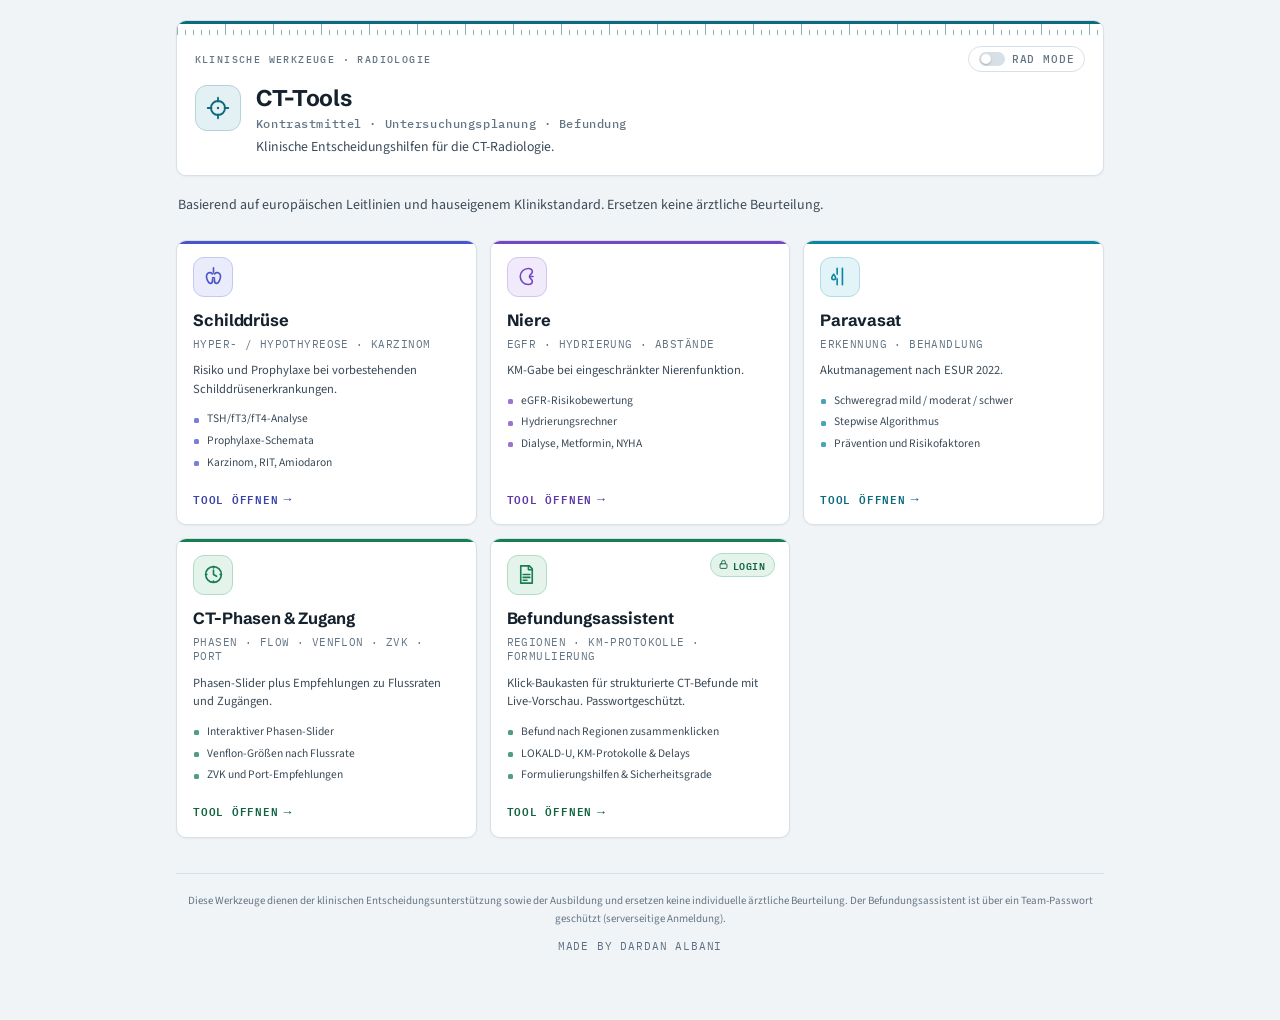
<file: uebersicht-kompakt.html>
<!DOCTYPE html>
<html lang="de">
<head>
<meta charset="UTF-8">
<meta name="viewport" content="width=device-width,initial-scale=1">
<title>CT-Tools - Radiologie</title>
<link rel="stylesheet" href="km.css">
<style>
/* Schloss-Hinweis auf der Befundungsassistent-Kachel (Passwortschutz per Server-Middleware) */
.tool-card{position:relative}
.lock-badge{position:absolute;top:14px;right:14px;display:inline-flex;align-items:center;gap:4px;font-family:var(--font-mono);font-size:10px;font-weight:600;letter-spacing:.05em;text-transform:uppercase;color:var(--tool-ink);background:var(--tool-tint);border:1px solid var(--tool-line);border-radius:999px;padding:3px 9px 3px 7px}
.lock-badge svg{width:11px;height:11px}
</style>
</head>
<body>
<script src="km.js"></script>
<div class="page">
  <header class="masthead">
    <div class="mast-ruler" aria-hidden="true"></div>
    <div class="mast-top">
      <span class="header-badge">KLINISCHE WERKZEUGE · RADIOLOGIE</span>
      <button type="button" class="rad-mode-toggle" id="radModeToggle" aria-pressed="false" title="Lesesaal-Dunkelmodus" onclick="toggleRadMode()"><span class="mode-track" aria-hidden="true"><span class="mode-thumb"></span></span><span class="mode-label">Rad&nbsp;Mode</span></button>
    </div>
    <div class="mast-main">
      <div class="tool-mark" aria-hidden="true"><svg viewBox="0 0 24 24" fill="none" stroke="currentColor" stroke-width="1.7" stroke-linecap="round" stroke-linejoin="round" aria-hidden="true"><circle cx="12" cy="12" r="6.5"/><path d="M12 2.5v3.5M12 18v3.5M2.5 12H6M18 12h3.5"/><circle cx="12" cy="12" r="1.1" fill="currentColor" stroke="none"/></svg></div>
      <div class="mast-text">
        <h1>CT-Tools<span class="h1-sub">Kontrastmittel · Untersuchungsplanung · Befundung</span></h1>
        <p class="mast-desc">Klinische Entscheidungshilfen für die CT-Radiologie.</p>
      </div>
    </div>
  </header>

  <p class="intro">Basierend auf europäischen Leitlinien und hauseigenem Klinikstandard. Ersetzen keine ärztliche Beurteilung.</p>

  <div class="tools-grid">
    <a href="schilddruese.html" class="tool-card thyro">
      <div class="tool-icon"><svg viewBox="0 0 24 24" fill="none" stroke="currentColor" stroke-width="1.7" stroke-linecap="round" stroke-linejoin="round" aria-hidden="true"><path d="M12 3v5.2"/><path d="M11 13.5h2"/><path d="M10.8 9.4C9.7 7.9 7.7 7.4 6.3 8.5c-1.8 1.5-1.9 4.7-.6 7.5 1 2.1 2.6 3.6 3.9 3.1 1.2-.4 1.6-2.1 1.4-4.2"/><path d="M13.2 9.4c1.1-1.5 3.1-2 4.5-.9 1.8 1.5 1.9 4.7.6 7.5-1 2.1-2.6 3.6-3.9 3.1-1.2-.4-1.6-2.1-1.4-4.2"/></svg></div>
      <h2>Schilddrüse</h2>
      <div class="tool-subtitle">Hyper- / Hypothyreose · Karzinom</div>
      <p>Risiko und Prophylaxe bei vorbestehenden Schilddrüsenerkrankungen.</p>
      <ul class="tool-features">
        <li>TSH/fT3/fT4-Analyse</li>
        <li>Prophylaxe-Schemata</li>
        <li>Karzinom, RIT, Amiodaron</li>
      </ul>
      <span class="tool-cta">Tool öffnen</span>
    </a>

    <a href="niere.html" class="tool-card kidney">
      <div class="tool-icon"><svg viewBox="0 0 24 24" fill="none" stroke="currentColor" stroke-width="1.7" stroke-linecap="round" stroke-linejoin="round" aria-hidden="true"><path d="M13.9 3.6c-4.6 0-8.4 3.7-8.4 8.4s3.8 8.4 8.4 8.4c2.6 0 4.2-1.5 4.2-3.4 0-2.4-3-2.6-3-5s3-2.6 3-5c0-1.9-1.6-3.4-4.2-3.4z"/><path d="M15.6 12h3.2"/></svg></div>
      <h2>Niere</h2>
      <div class="tool-subtitle">eGFR · Hydrierung · Abstände</div>
      <p>KM-Gabe bei eingeschränkter Nierenfunktion.</p>
      <ul class="tool-features">
        <li>eGFR-Risikobewertung</li>
        <li>Hydrierungsrechner</li>
        <li>Dialyse, Metformin, NYHA</li>
      </ul>
      <span class="tool-cta">Tool öffnen</span>
    </a>

    <a href="paravasat.html" class="tool-card paravasat">
      <div class="tool-icon"><svg viewBox="0 0 24 24" fill="none" stroke="currentColor" stroke-width="1.7" stroke-linecap="round" stroke-linejoin="round" aria-hidden="true"><path d="M8.5 3.5v6M8.5 14.5v6M14 3.5v17"/><path d="M4.9 9.7c1.3 1.6 2 2.7 2 3.7a2 2 0 1 1-4 0c0-1 .7-2.1 2-3.7z"/></svg></div>
      <h2>Paravasat</h2>
      <div class="tool-subtitle">Erkennung · Behandlung</div>
      <p>Akutmanagement nach ESUR 2022.</p>
      <ul class="tool-features">
        <li>Schweregrad mild / moderat / schwer</li>
        <li>Stepwise Algorithmus</li>
        <li>Prävention und Risikofaktoren</li>
      </ul>
      <span class="tool-cta">Tool öffnen</span>
    </a>

    <a href="phasen.html" class="tool-card phasen">
      <div class="tool-icon"><svg viewBox="0 0 24 24" fill="none" stroke="currentColor" stroke-width="1.7" stroke-linecap="round" stroke-linejoin="round" aria-hidden="true"><circle cx="12" cy="12" r="8.2"/><path d="M12 7.3V12l3.2 1.9"/><path d="M12 3.8v1.3M20.2 12h-1.3M12 20.2v-1.3M3.8 12h1.3"/></svg></div>
      <h2>CT-Phasen &amp; Zugang</h2>
      <div class="tool-subtitle">Phasen · Flow · Venflon · ZVK · Port</div>
      <p>Phasen-Slider plus Empfehlungen zu Flussraten und Zugängen.</p>
      <ul class="tool-features">
        <li>Interaktiver Phasen-Slider</li>
        <li>Venflon-Größen nach Flussrate</li>
        <li>ZVK und Port-Empfehlungen</li>
      </ul>
      <span class="tool-cta">Tool öffnen</span>
    </a>

    <a href="befundung.html" class="tool-card phasen">
      <span class="lock-badge"><svg viewBox="0 0 24 24" fill="none" stroke="currentColor" stroke-width="2" stroke-linecap="round" stroke-linejoin="round" aria-hidden="true"><rect x="4.5" y="10.5" width="15" height="10" rx="1.8"/><path d="M8 10.5V7a4 4 0 0 1 8 0v3.5"/></svg>Login</span>
      <div class="tool-icon"><svg viewBox="0 0 24 24" fill="none" stroke="currentColor" stroke-width="1.7" stroke-linecap="round" stroke-linejoin="round" aria-hidden="true"><path d="M6 3h9l3 3v15H6V3z"/><path d="M14 3v4h4"/><path d="M8.5 12h7M8.5 15h7M8.5 18h4"/></svg></div>
      <h2>Befundungsassistent</h2>
      <div class="tool-subtitle">Regionen · KM-Protokolle · Formulierung</div>
      <p>Klick-Baukasten für strukturierte CT-Befunde mit Live-Vorschau. Passwortgeschützt.</p>
      <ul class="tool-features">
        <li>Befund nach Regionen zusammenklicken</li>
        <li>LOKALD-U, KM-Protokolle &amp; Delays</li>
        <li>Formulierungshilfen &amp; Sicherheitsgrade</li>
      </ul>
      <span class="tool-cta">Tool öffnen</span>
    </a>
  </div>

  <div class="footer-note">
    Diese Werkzeuge dienen der klinischen Entscheidungsunterstützung sowie der Ausbildung und ersetzen keine individuelle ärztliche Beurteilung. Der Befundungsassistent ist über ein Team-Passwort geschützt (serverseitige Anmeldung).
    <span class="byline">Made by Dardan Albani</span>
  </div>
</div>
</body>
</html>
</file>
<file: km.css>
/* ==========================================================================
   KM-Tools — gemeinsames Designsystem  ·  "Befundkonsole"
   Ein Stylesheet für alle Tools. Light = Standard, body.rad-mode = Lesesaal.
   Schriften lokal eingebunden (offline-fähig, kein Google-Fonts-Abruf).
   ========================================================================== */

/* ---------- Schriften (selbst gehostet) ---------- */
@font-face{font-family:'Schibsted Grotesk';font-style:normal;font-weight:500;font-display:swap;src:url('fonts/schibsted-grotesk-latin-500-normal.woff2') format('woff2')}
@font-face{font-family:'Schibsted Grotesk';font-style:normal;font-weight:600;font-display:swap;src:url('fonts/schibsted-grotesk-latin-600-normal.woff2') format('woff2')}
@font-face{font-family:'Schibsted Grotesk';font-style:normal;font-weight:700;font-display:swap;src:url('fonts/schibsted-grotesk-latin-700-normal.woff2') format('woff2')}
@font-face{font-family:'Source Sans 3';font-style:normal;font-weight:400;font-display:swap;src:url('fonts/source-sans-3-latin-400-normal.woff2') format('woff2')}
@font-face{font-family:'Source Sans 3';font-style:normal;font-weight:600;font-display:swap;src:url('fonts/source-sans-3-latin-600-normal.woff2') format('woff2')}
@font-face{font-family:'Source Sans 3';font-style:normal;font-weight:700;font-display:swap;src:url('fonts/source-sans-3-latin-700-normal.woff2') format('woff2')}
@font-face{font-family:'IBM Plex Mono';font-style:normal;font-weight:400;font-display:swap;src:url('fonts/ibm-plex-mono-latin-400-normal.woff2') format('woff2')}
@font-face{font-family:'IBM Plex Mono';font-style:normal;font-weight:500;font-display:swap;src:url('fonts/ibm-plex-mono-latin-500-normal.woff2') format('woff2')}
@font-face{font-family:'IBM Plex Mono';font-style:normal;font-weight:600;font-display:swap;src:url('fonts/ibm-plex-mono-latin-600-normal.woff2') format('woff2')}

/* ---------- Tokens ---------- */
:root{
  /* Flächen & Linien */
  --bg:#F1F4F7; --card:#FFFFFF; --panel:#F7F9FB; --panel-soft:#F7F9FB; --surface-elev:#FFFFFF;
  --border:#D8E0E7; --hairline:#E7EDF2;
  /* Text */
  --ink:#15222E; --text:#15222E; --prose:#3A4A58; --muted:#637585; --faint:#5C7084;
  /* Suite-Akzent (Interaktion) */
  --accent:#0D6B7D; --accent-strong:#094F5D; --accent-tint:#E4F1F4; --accent-ring:rgba(13,107,125,.28);
  /* Semantik — ausschließlich für Risiko/Status */
  --ok:#196A43; --ok-strong:#0F5433; --ok-tint:#E4F3EA; --ok-line:#A9D4BC;
  --warn:#8F5A08; --warn-strong:#744705; --warn-tint:#FBF1DD; --warn-line:#E6CA8C;
  --danger:#B02A37; --danger-strong:#8C1F2A; --danger-tint:#FBEAEC; --danger-line:#EDACB3;
  --info:#1A66A8; --info-strong:#124F85; --info-tint:#E7F0FA; --info-line:#AECDEB;
  --success:#196A43;
  /* Schweregrad-Skala (Allergie/Paravasat) */
  --sev-mild:#196A43; --sev-mild-tint:#E4F3EA; --sev-mild-line:#A9D4BC;
  --sev-mod:#A16207; --sev-mod-tint:#FBF1DD; --sev-mod-line:#E6CA8C;
  --sev-sev:#C2410C; --sev-sev-tint:#FBEADF; --sev-sev-line:#F0B795;
  --sev-ana:#B02A37; --sev-ana-tint:#FBEAEC; --sev-ana-line:#EDACB3;
  /* Werkzeug-Farbe (wird pro Seite überschrieben) */
  --tool:#0D6B7D; --tool-tint:#E4F1F4; --tool-ink:#0A5563; --tool-line:#B2D3DA;
  /* Timeline */
  --band-gap:#E2E8EE;
  /* Sonstiges */
  --radius:10px; --radius-sm:7px;
  --shadow-1:0 1px 2px rgba(21,34,46,.05);
  --shadow-2:0 8px 24px rgba(21,34,46,.10);
  --eyebrow:var(--muted);
  --font-display:'Schibsted Grotesk','Source Sans 3',system-ui,sans-serif;
  --font-body:'Source Sans 3',system-ui,-apple-system,sans-serif;
  --font-mono:'IBM Plex Mono',ui-monospace,SFMono-Regular,monospace;
}
body.rad-mode{
  color-scheme:dark;
  --bg:#0A0E13; --card:#10161D; --panel:#0C1218; --panel-soft:#0C1218; --surface-elev:#141B23;
  --border:#26313D; --hairline:#1C262F;
  --ink:#E5EDF3; --text:#E5EDF3; --prose:#B9C6D1; --muted:#8195A6; --faint:#8CA0B1;
  --accent:#59C2D6; --accent-strong:#8ADAE9; --accent-tint:rgba(89,194,214,.13); --accent-ring:rgba(89,194,214,.35);
  --ok:#45BE83; --ok-strong:#7CD6A9; --ok-tint:rgba(69,190,131,.13); --ok-line:rgba(69,190,131,.45);
  --warn:#E0A445; --warn-strong:#EDBE74; --warn-tint:rgba(224,164,69,.12); --warn-line:rgba(224,164,69,.45);
  --danger:#EF7B78; --danger-strong:#F5A19E; --danger-tint:rgba(239,123,120,.13); --danger-line:rgba(239,123,120,.45);
  --info:#6FAEEA; --info-strong:#9CC7F2; --info-tint:rgba(111,174,234,.12); --info-line:rgba(111,174,234,.45);
  --success:#45BE83;
  --sev-mild:#45BE83; --sev-mild-tint:rgba(69,190,131,.13); --sev-mild-line:rgba(69,190,131,.45);
  --sev-mod:#E0A445; --sev-mod-tint:rgba(224,164,69,.12); --sev-mod-line:rgba(224,164,69,.45);
  --sev-sev:#F08A54; --sev-sev-tint:rgba(240,138,84,.13); --sev-sev-line:rgba(240,138,84,.45);
  --sev-ana:#EF7B78; --sev-ana-tint:rgba(239,123,120,.13); --sev-ana-line:rgba(239,123,120,.45);
  --band-gap:#212B35; --tool-line:rgba(255,255,255,.16);
  --shadow-1:0 1px 2px rgba(0,0,0,.35);
  --shadow-2:0 10px 28px rgba(0,0,0,.5);
  /* PACS-Overlay-Anklang: Eyebrow-Labels in Bernstein */
  --eyebrow:#D3B266;
}

/* Werkzeug-Farben pro Seite */
body.tool-schilddruese{--tool:#4A55C9;--tool-tint:#EAECFB;--tool-ink:#3A43A8;--tool-line:#C3C8F0}
body.tool-allergie    {--tool:#BF3448;--tool-tint:#FAE9EC;--tool-ink:#9C2839;--tool-line:#EBB7C0}
body.tool-niere       {--tool:#7448C4;--tool-tint:#F0EAFB;--tool-ink:#5D37A3;--tool-line:#D4C4F0}
body.tool-paravasat   {--tool:#0C86A0;--tool-tint:#E3F4F8;--tool-ink:#0A6A80;--tool-line:#AEDCE7}
body.tool-phasen      {--tool:#177E52;--tool-tint:#E4F4EC;--tool-ink:#116340;--tool-line:#AFDCC4}
body.tool-schwangerschaft{--tool:#BC3B76;--tool-tint:#F9EAF1;--tool-ink:#9A2F60;--tool-line:#EBB9D0}
body.rad-mode.tool-schilddruese{--tool:#9BA4F5;--tool-tint:rgba(155,164,245,.13);--tool-ink:#B8BFF8;--tool-line:rgba(255,255,255,.16)}
body.rad-mode.tool-allergie    {--tool:#F58C9B;--tool-tint:rgba(245,140,155,.13);--tool-ink:#F8AEB9}
body.rad-mode.tool-niere       {--tool:#B79AF2;--tool-tint:rgba(183,154,242,.13);--tool-ink:#CDB8F6}
body.rad-mode.tool-paravasat   {--tool:#5FC9E2;--tool-tint:rgba(95,201,226,.13);--tool-ink:#8CD9EB}
body.rad-mode.tool-phasen      {--tool:#58C68F;--tool-tint:rgba(88,198,143,.13);--tool-ink:#84D6AC}
body.rad-mode.tool-schwangerschaft{--tool:#F08CBB;--tool-tint:rgba(240,140,187,.13);--tool-ink:#F5AECE;--tool-line:rgba(255,255,255,.16)}

/* ---------- Basis ---------- */
*{box-sizing:border-box;margin:0;padding:0}
html{scroll-behavior:smooth}
body{
  font-family:var(--font-body);background:var(--bg);color:var(--text);
  font-size:15px;line-height:1.6;color-scheme:light;min-height:100vh;
  -webkit-font-smoothing:antialiased;
}
.page{max-width:960px;margin:0 auto;padding:1.25rem 1rem 4rem}
@media(max-width:600px){.page{padding:0.75rem 0.75rem 3rem}}
::selection{background:var(--accent-tint)}
:focus-visible{outline:2px solid var(--accent);outline-offset:2px;border-radius:4px}
strong{font-weight:600;color:var(--ink)}
a{color:var(--accent)}
svg{display:block}

/* ---------- Masthead (Konsole) ---------- */
header.masthead{
  background:var(--card);border:1px solid var(--border);border-radius:var(--radius);
  margin-bottom:1.1rem;position:relative;overflow:hidden;box-shadow:var(--shadow-1);
}
header.masthead::before{ /* Werkzeug-Keyline */
  content:'';position:absolute;top:0;left:0;right:0;height:3px;background:var(--tool);
}
/* Signatur: DICOM-Messskala */
.mast-ruler{
  height:11px;margin-top:3px;
  background-image:
    repeating-linear-gradient(90deg,var(--tool) 0 1px,transparent 1px 48px),
    repeating-linear-gradient(90deg,var(--tool) 0 1px,transparent 1px 8px);
  background-size:100% 100%,100% 45%;
  background-position:0 0,0 100%;
  background-repeat:repeat-x;
  opacity:.5;
}
body.rad-mode .mast-ruler{opacity:.55}
.mast-top{
  display:flex;align-items:center;gap:.6rem;flex-wrap:wrap;
  padding:.7rem 1.1rem .35rem;
}
.header-badge{
  font-family:var(--font-mono);font-size:10px;font-weight:500;letter-spacing:.14em;
  color:var(--eyebrow);text-transform:uppercase;line-height:1.3;
}
.mast-main{display:flex;gap:.95rem;padding:.45rem 1.1rem 1.05rem;align-items:flex-start}
.tool-mark{
  flex:0 0 auto;width:46px;height:46px;border-radius:12px;
  background:var(--tool-tint);color:var(--tool);
  display:flex;align-items:center;justify-content:center;
  border:1px solid var(--tool-line);
}
.tool-mark svg{width:26px;height:26px}
.mast-text{min-width:0}
header.masthead h1{
  font-family:var(--font-display);font-size:1.42rem;font-weight:700;
  letter-spacing:-0.012em;line-height:1.22;color:var(--ink);margin-bottom:.15rem;
}
header.masthead h1 .h1-sub, header.masthead h1 span{
  display:block;font-family:var(--font-mono);font-size:.72rem;font-weight:500;
  letter-spacing:.05em;color:var(--muted);margin-top:.3rem;text-transform:none;
}
.mast-desc{font-size:.86rem;color:var(--prose);max-width:640px;margin-top:.3rem}
@media(max-width:600px){
  .mast-main{padding:.35rem .85rem .9rem}
  .mast-top{padding:.6rem .85rem .25rem}
  header.masthead h1{font-size:1.18rem}
  .tool-mark{width:38px;height:38px;border-radius:10px}
  .tool-mark svg{width:22px;height:22px}
}

/* Übersicht-Link & Rad-Mode-Schalter */
.home-btn{
  display:inline-flex;align-items:center;gap:5px;
  font-family:var(--font-mono);font-size:10.5px;font-weight:500;letter-spacing:.06em;
  text-transform:uppercase;color:var(--muted);text-decoration:none;
  padding:5px 10px 5px 7px;border:1px solid var(--border);border-radius:20px;
  background:transparent;transition:color .15s,border-color .15s,background .15s;
}
.home-btn svg{width:13px;height:13px}
.home-btn:hover{color:var(--accent);border-color:var(--accent);background:var(--accent-tint)}
.rad-mode-toggle{
  margin-left:auto;display:inline-flex;align-items:center;gap:7px;cursor:pointer;
  font-family:var(--font-mono);font-size:10.5px;font-weight:500;letter-spacing:.08em;
  text-transform:uppercase;color:var(--muted);
  padding:5px 10px;border:1px solid var(--border);border-radius:20px;background:transparent;
  transition:color .15s,border-color .15s,background .15s;
}
.rad-mode-toggle:hover{color:var(--ink);border-color:var(--muted)}
.mode-track{
  width:26px;height:14px;border-radius:8px;background:var(--border);
  position:relative;transition:background .18s;flex:0 0 auto;
}
.mode-thumb{
  position:absolute;top:2px;left:2px;width:10px;height:10px;border-radius:50%;
  background:var(--card);box-shadow:0 1px 2px rgba(0,0,0,.25);transition:transform .18s;
}
.rad-mode-toggle[aria-pressed="true"] .mode-track{background:var(--accent)}
.rad-mode-toggle[aria-pressed="true"] .mode-thumb{transform:translateX(12px)}
body.rad-mode .rad-mode-toggle{color:var(--accent);border-color:var(--tool-line)}

/* ---------- Tab-Navigation ---------- */
nav{
  display:flex;gap:.15rem;flex-wrap:nowrap;overflow-x:auto;scrollbar-width:none;
  margin-bottom:1.35rem;border-bottom:1px solid var(--border);
  position:sticky;top:0;z-index:40;min-width:0;max-width:100%;
  background:var(--bg);
  backdrop-filter:blur(8px);-webkit-backdrop-filter:blur(8px);
}
nav::-webkit-scrollbar{display:none}
.nav-btn{
  appearance:none;border:none;background:transparent;cursor:pointer;
  font-family:var(--font-body);font-size:13.5px;font-weight:600;color:var(--muted);
  padding:10px 13px 9px;border-bottom:2px solid transparent;margin-bottom:-1px;
  white-space:nowrap;transition:color .15s,border-color .15s;border-radius:6px 6px 0 0;
}
.nav-btn:hover:not(.active){color:var(--ink);background:var(--accent-tint)}
.nav-btn.active{color:var(--tool-ink);border-bottom-color:var(--tool)}
.section{display:none}
.section.active{display:block;animation:sec-in .22s ease}
@keyframes sec-in{from{opacity:0;transform:translateY(3px)}to{opacity:1;transform:none}}

/* ---------- Überschriften ---------- */
h2{
  font-family:var(--font-display);font-size:1.18rem;font-weight:700;letter-spacing:-0.008em;
  color:var(--ink);margin:0 0 .9rem;padding-bottom:.45rem;border-bottom:1px solid var(--hairline);
  display:flex;align-items:baseline;gap:.55rem;
}
h2::before{content:'';width:14px;height:3px;border-radius:2px;background:var(--tool);flex:0 0 auto;align-self:center}
h3{font-family:var(--font-display);font-size:.95rem;font-weight:600;margin-bottom:.5rem;color:var(--ink)}
h4{font-size:.9rem;font-weight:600;color:var(--ink)}

/* ---------- Karten ---------- */
.card{
  background:var(--card);border:1px solid var(--border);border-radius:var(--radius);
  padding:1.15rem 1.15rem 1.05rem;margin-bottom:.9rem;box-shadow:var(--shadow-1);
}
.card-title{
  font-family:var(--font-mono);font-size:10.5px;font-weight:500;letter-spacing:.12em;
  text-transform:uppercase;color:var(--muted);margin-bottom:.7rem;
  display:flex;align-items:center;gap:7px;
}
.card-title::before{content:'';width:7px;height:7px;border-radius:2px;background:var(--tool);opacity:.85;flex:0 0 auto}
.grid2{display:grid;grid-template-columns:1fr 1fr;gap:1rem}
.grid3{display:grid;grid-template-columns:repeat(3,1fr);gap:.75rem}
@media(max-width:640px){.grid2,.grid3{grid-template-columns:1fr}}

/* ---------- Hinweis-Boxen ---------- */
.info-box,.warn-box,.danger-box,.success-box{
  border-radius:var(--radius-sm);padding:.7rem .9rem .7rem 1rem;margin-bottom:.9rem;
  font-size:13.5px;line-height:1.6;border:1px solid;border-left-width:3px;
}
.info-box{background:var(--info-tint);border-color:var(--info-line);border-left-color:var(--info);color:var(--info-strong)}
.warn-box{background:var(--warn-tint);border-color:var(--warn-line);border-left-color:var(--warn);color:var(--warn-strong)}
.danger-box{background:var(--danger-tint);border-color:var(--danger-line);border-left-color:var(--danger);color:var(--danger-strong)}
.success-box{background:var(--ok-tint);border-color:var(--ok-line);border-left-color:var(--ok);color:var(--ok-strong)}
.info-box strong{color:inherit}.warn-box strong{color:inherit}
.danger-box strong{color:inherit}.success-box strong{color:inherit}

/* ---------- Formulare ---------- */
.input-group{margin-bottom:1rem}
.input-group label{display:block;font-size:13px;font-weight:600;margin-bottom:4px;color:var(--prose)}
.input-row{display:flex;gap:8px;align-items:stretch}
.input-row input, .lmp-row input, .hydration-calc-input-row input, .search-input{
  flex:1;min-width:0;padding:9px 12px;border:1px solid var(--border);border-radius:var(--radius-sm);
  font-size:14px;font-family:var(--font-mono);background:var(--card);color:var(--text);
  transition:border-color .15s,box-shadow .15s;
}
.input-row input:focus, .lmp-row input:focus, .hydration-calc-input-row input:focus, .search-input:focus{
  outline:none;border-color:var(--accent);box-shadow:0 0 0 3px var(--accent-ring);
}
input::placeholder{color:var(--faint)}
.unit-badge{
  font-size:11.5px;font-family:var(--font-mono);background:var(--panel);color:var(--muted);
  padding:4px 10px;border-radius:5px;white-space:nowrap;border:1px solid var(--border);
  align-self:center;display:inline-flex;align-items:center;
}
.hint{font-size:11px;color:var(--faint);margin-top:4px;font-family:var(--font-mono)}
.input-group .hint{font-family:var(--font-mono)}
.label-soft{font-weight:400;color:var(--muted);font-size:12px}

.followup{
  margin-top:.75rem;padding:10px 12px;background:var(--accent-tint);
  border-radius:var(--radius-sm);border-left:3px solid var(--accent);font-size:12.5px;color:var(--text);
}
.followup label{display:block;margin-bottom:4px;font-weight:600;color:var(--ink)}
.followup .radio-row{display:flex;flex-wrap:wrap;gap:12px;margin-top:3px}
.followup .radio-row label{display:inline-flex;align-items:center;gap:5px;font-weight:400;cursor:pointer;margin-bottom:0;color:var(--prose)}
.followup .radio-row input[type=radio]{accent-color:var(--accent);cursor:pointer}

/* Auswahl-Kacheln (Checkboxen) */
.disease-section-title{
  font-family:var(--font-mono);font-size:10.5px;font-weight:500;text-transform:uppercase;
  letter-spacing:.12em;color:var(--muted);margin-bottom:.6rem;
}
.disease-grid{display:grid;grid-template-columns:repeat(auto-fill,minmax(200px,1fr));gap:7px}
.dchk{
  display:flex;align-items:flex-start;gap:9px;padding:9px 11px;
  border:1px solid var(--border);border-radius:var(--radius-sm);background:var(--card);
  font-size:13px;cursor:pointer;transition:border-color .15s,background .15s;
}
.dchk:hover{border-color:var(--accent)}
.dchk input[type=checkbox]{margin-top:2px;accent-color:var(--accent);flex-shrink:0;cursor:pointer;width:14px;height:14px}
.dchk-label{flex:1;line-height:1.35;color:var(--prose)}
.dchk-label small{display:block;font-size:11px;color:var(--muted);margin-top:1px}
.dchk.active{border-color:var(--accent);background:var(--accent-tint)}
.dchk.active .dchk-label{color:var(--ink)}

/* Primär-Button */
.analyze-btn{
  width:100%;padding:11px 14px;background:var(--accent);color:#fff;border:none;
  border-radius:var(--radius-sm);font-size:14.5px;font-weight:600;cursor:pointer;
  font-family:var(--font-body);margin-top:.6rem;letter-spacing:.01em;
  transition:background .15s,transform .1s,box-shadow .15s;box-shadow:var(--shadow-1);
}
.analyze-btn:hover{background:var(--accent-strong);box-shadow:0 3px 10px var(--accent-ring)}
.analyze-btn:active{transform:translateY(1px)}
body.rad-mode .analyze-btn{color:#06272E}
body.rad-mode .analyze-btn:hover{background:var(--accent-strong)}

/* ---------- Ergebnis ---------- */
.result-box{
  border-radius:var(--radius);padding:1.15rem 1.2rem;margin-top:1rem;display:none;
  background:var(--card);border:1px solid var(--border);border-left:4px solid var(--muted);
  box-shadow:var(--shadow-1);
}
.result-box.show{display:block;animation:sec-in .25s ease}
.result-box.low,.result-box.normal{border-left-color:var(--ok);background:linear-gradient(0deg,var(--ok-tint),var(--ok-tint)),var(--card);border-color:var(--ok-line)}
.result-box.medium,.result-box.latent,.result-box.unclear{border-left-color:var(--warn);background:linear-gradient(0deg,var(--warn-tint),var(--warn-tint)),var(--card);border-color:var(--warn-line)}
.result-box.high,.result-box.discordant{border-left-color:var(--sev-sev);background:linear-gradient(0deg,var(--sev-sev-tint),var(--sev-sev-tint)),var(--card);border-color:var(--sev-sev-line)}
.result-box.veryhigh,.result-box.manifest{border-left-color:var(--danger);background:linear-gradient(0deg,var(--danger-tint),var(--danger-tint)),var(--card);border-color:var(--danger-line)}
.result-box.hypothyroid{border-left-color:var(--info);background:linear-gradient(0deg,var(--info-tint),var(--info-tint)),var(--card);border-color:var(--info-line)}
.result-title{font-family:var(--font-display);font-size:1.02rem;font-weight:700;margin-bottom:.4rem;color:var(--ink)}
.result-box.low .result-title,.result-box.normal .result-title{color:var(--ok-strong)}
.result-box.medium .result-title,.result-box.latent .result-title,.result-box.unclear .result-title{color:var(--warn-strong)}
.result-box.high .result-title,.result-box.discordant .result-title{color:var(--sev-sev)}
.result-box.veryhigh .result-title,.result-box.manifest .result-title{color:var(--danger-strong)}
.result-box.hypothyroid .result-title{color:var(--info-strong)}
body.rad-mode .result-box.high .result-title{color:var(--sev-sev)}
.result-desc{font-size:14px;line-height:1.65;margin-bottom:.9rem;color:var(--prose)}

.rec-list{list-style:none;padding:0}
.rec-list li{
  font-size:13px;padding:6px 0 6px 16px;position:relative;color:var(--prose);
  border-bottom:1px solid var(--hairline);line-height:1.55;
}
.rec-list li:last-child{border-bottom:none}
.rec-list li::before{content:'';position:absolute;left:2px;top:13px;width:5px;height:5px;border-radius:1.5px;background:var(--tool);opacity:.7}

/* Risiko-Badges (beide Namensräume) */
.risk-badge,.risk-low,.risk-medium,.risk-high{
  display:inline-flex;align-items:center;gap:6px;font-size:11.5px;font-weight:600;
  font-family:var(--font-mono);letter-spacing:.04em;
  padding:3px 10px;border-radius:12px;margin-bottom:.7rem;border:1px solid;
}
.rb-low,.risk-low{background:var(--ok-tint);color:var(--ok-strong);border-color:var(--ok-line)}
.rb-medium,.risk-medium{background:var(--warn-tint);color:var(--warn-strong);border-color:var(--warn-line)}
.rb-high,.risk-high{background:var(--sev-sev-tint);color:var(--sev-sev);border-color:var(--sev-sev-line)}
.rb-veryhigh{background:var(--danger-tint);color:var(--danger-strong);border-color:var(--danger-line)}
.risk-dot{width:7px;height:7px;border-radius:50%;background:currentColor;flex-shrink:0}

/* Parameter-Chips (Laborwerte) */
.param-grid{display:flex;flex-wrap:wrap;gap:6px}
.param-chip{
  display:inline-flex;flex-direction:column;align-items:center;padding:8px 14px;
  background:var(--card);border-radius:var(--radius-sm);border:1px solid var(--border);
  min-width:88px;margin:0 4px 4px 0;
}
.param-chip .val{font-family:var(--font-mono);font-size:17px;font-weight:600;color:var(--ink)}
.param-chip .lbl{font-family:var(--font-mono);font-size:10px;letter-spacing:.06em;color:var(--muted);margin-top:2px;text-transform:uppercase}
.param-chip.ok{border-color:var(--ok-line);background:var(--ok-tint)}
.param-chip.warn{border-color:var(--warn-line);background:var(--warn-tint)}
.param-chip.abnormal{border-color:var(--danger-line);background:var(--danger-tint)}
.param-chip.ok .val{color:var(--ok-strong)}
.param-chip.warn .val{color:var(--warn-strong)}
.param-chip.abnormal .val{color:var(--danger-strong)}

/* Status-Pills */
.status-pill{
  display:inline-flex;align-items:center;gap:5px;font-size:11px;font-weight:600;
  font-family:var(--font-mono);letter-spacing:.03em;padding:2px 9px;border-radius:11px;border:1px solid;
  text-decoration:none;
}
a.status-pill:hover{filter:brightness(.94)}
body.rad-mode a.status-pill:hover{filter:brightness(1.15)}
.pill-red{background:var(--danger-tint);color:var(--danger-strong);border-color:var(--danger-line)}
.pill-yellow,.pill-orange{background:var(--warn-tint);color:var(--warn-strong);border-color:var(--warn-line)}
.pill-green{background:var(--ok-tint);color:var(--ok-strong);border-color:var(--ok-line)}
.pill-blue{background:var(--info-tint);color:var(--info-strong);border-color:var(--info-line)}
.pill-gray{background:var(--panel);color:var(--muted);border-color:var(--border)}

/* ---------- Tabellen ---------- */
.risk-table{width:100%;border-collapse:collapse;font-size:13px}
.risk-table th{
  text-align:left;padding:7px 10px;background:transparent;font-family:var(--font-mono);
  font-weight:500;color:var(--muted);border-bottom:2px solid var(--border);
  font-size:10.5px;text-transform:uppercase;letter-spacing:.1em;
}
.risk-table td{padding:8px 10px;border-bottom:1px solid var(--hairline);vertical-align:top;line-height:1.55;color:var(--prose)}
.risk-table tr:last-child td{border-bottom:none}
.risk-table tr:hover td{background:var(--panel)}
.risk-table td strong{color:var(--ink)}

.guideline-source{
  font-size:10.5px;font-family:var(--font-mono);color:var(--faint);
  padding:3px 0 0;display:inline-block;margin-top:8px;letter-spacing:.02em;
  border-top:1px dashed var(--hairline);
}

/* ---------- Fußzeile ---------- */
footer.page-footer,.footer-note{
  text-align:center;font-size:11px;color:var(--muted);margin-top:2.2rem;
  padding:1.1rem .5rem 0;border-top:1px solid var(--border);line-height:1.7;
}
.page-byline,.byline{
  margin-top:.55rem;font-family:var(--font-mono);color:var(--faint);display:block;
  font-size:10.5px;letter-spacing:.08em;text-transform:uppercase;
}

/* ==========================================================================
   Seiten-spezifische Komponenten
   ========================================================================== */

/* ----- Niere: Dosis & Hydrierung ----- */
.dose-highlight{
  background:var(--ink);color:var(--bg);padding:7px 13px;border-radius:6px;
  font-family:var(--font-mono);font-size:13.5px;font-weight:500;display:inline-block;margin:2px 0;
}
body.rad-mode .dose-highlight{background:var(--surface-elev);border:1px solid var(--border);color:var(--accent)}
.hydration-calc{
  margin-top:1.15rem;padding:1rem;background:var(--panel);
  border:1px solid var(--border);border-radius:var(--radius-sm);
}
.hydration-calc-title{
  font-family:var(--font-mono);font-size:10.5px;font-weight:500;text-transform:uppercase;
  letter-spacing:.12em;color:var(--muted);margin-bottom:.6rem;
}
.hydration-calc-input-row{display:flex;align-items:center;gap:8px;flex-wrap:wrap;margin-bottom:.5rem}
.hydration-calc-input-row label{font-size:13px;color:var(--prose);font-weight:600;margin-right:4px}
.hydration-calc-input-row input{flex:1;min-width:100px;max-width:160px}
.hydration-calc-main{margin-bottom:.6rem}
.hydration-calc-detail{font-size:13px;color:var(--prose);line-height:1.6}

/* ----- Allergie / Paravasat: Schweregrade ----- */
.severity-grid{display:grid;grid-template-columns:repeat(4,1fr);gap:9px;margin-bottom:1.25rem}
@media(max-width:680px){.severity-grid{grid-template-columns:1fr 1fr}}
@media(max-width:380px){.severity-grid{grid-template-columns:1fr}}
.sev-card{
  --sev:var(--muted);--sev-tint:var(--panel);--sev-line:var(--border);
  position:relative;padding:.85rem .75rem .75rem;border:1px solid var(--border);
  border-radius:var(--radius-sm);background:var(--card);cursor:pointer;text-align:left;
  font-family:inherit;color:inherit;transition:border-color .15s,background .15s,transform .12s;overflow:hidden;
}
.sev-card::before{content:'';position:absolute;top:0;left:0;right:0;height:3px;background:var(--sev)}
.sev-card.mild{--sev:var(--sev-mild);--sev-tint:var(--sev-mild-tint);--sev-line:var(--sev-mild-line)}
.sev-card.moderate{--sev:var(--sev-mod);--sev-tint:var(--sev-mod-tint);--sev-line:var(--sev-mod-line)}
.sev-card.severe{--sev:var(--sev-sev);--sev-tint:var(--sev-sev-tint);--sev-line:var(--sev-sev-line)}
.sev-card.anaphylaxis{--sev:var(--sev-ana);--sev-tint:var(--sev-ana-tint);--sev-line:var(--sev-ana-line)}
.sev-card:hover{transform:translateY(-1px);border-color:var(--sev-line)}
.sev-card.active{background:var(--sev-tint);border-color:var(--sev-line)}
.sev-card.active .sev-title{color:var(--sev)}
.sev-title{font-family:var(--font-display);font-weight:700;font-size:.92rem;color:var(--ink);margin-bottom:2px}
.sev-card.anaphylaxis .sev-title{color:var(--sev-ana)}
.sev-sub{font-size:11px;color:var(--muted);line-height:1.4}
.sym-pill{
  display:inline-block;font-size:11px;font-family:var(--font-mono);color:var(--prose);
  background:var(--panel);border:1px solid var(--border);border-radius:10px;
  padding:1px 8px;margin:2px 3px 2px 0;
}

/* ----- Behandlungsschritte (Algorithmus-Schiene) ----- */
.tx-block{margin-top:.5rem}
.tx-step{
  position:relative;padding:.15rem 0 .95rem 1.5rem;margin-left:.35rem;
  border-left:2px solid var(--hairline);
}
.tx-step:last-child{padding-bottom:.2rem;border-left-color:transparent}
.tx-step::before{
  content:'';position:absolute;left:-6px;top:6px;width:10px;height:10px;border-radius:50%;
  background:var(--tool);box-shadow:0 0 0 3px var(--card);
}
.tx-step.urgent::before,.tx-step.priority::before{background:var(--danger)}
.tx-step-num{
  font-family:var(--font-mono);font-size:10px;font-weight:600;letter-spacing:.12em;
  text-transform:uppercase;color:var(--tool-ink);margin-bottom:2px;
}
.tx-step.urgent .tx-step-num,.tx-step.priority .tx-step-num{color:var(--danger)}
.tx-step h4{font-size:.9rem;font-weight:600;color:var(--ink);margin-bottom:3px}
.tx-detail{font-size:13px;color:var(--prose);line-height:1.6}
.tx-dose{
  display:inline-block;font-family:var(--font-mono);font-size:12px;font-weight:500;
  background:var(--accent-tint);color:var(--tool-ink);border:1px solid var(--tool-line);
  border-radius:5px;padding:1px 7px;margin:2px 2px 2px 0;white-space:nowrap;
}
.tx-dose{background:var(--tool-tint)}
.tx-dose.warn{background:var(--warn-tint);color:var(--warn-strong);border-color:var(--warn-line)}
#tx-empty{color:var(--muted)}

/* Dosistabelle */
.dose-table td:nth-child(2){font-family:var(--font-mono);font-size:12.5px;white-space:nowrap}

/* ----- Schilddrüse: Konstellationen ----- */
.constellation-grid{display:grid;grid-template-columns:repeat(auto-fill,minmax(230px,1fr));gap:9px}
.const-subhead{
  font-family:var(--font-mono);font-size:10.5px;font-weight:500;letter-spacing:.12em;
  text-transform:uppercase;color:var(--muted);margin:1.1rem 0 .55rem;
}
.const-card{
  --cc:var(--muted);--cc-tint:var(--panel);--cc-line:var(--border);
  border:1px solid var(--cc-line);border-left:4px solid var(--cc);border-radius:var(--radius-sm);
  background:var(--card);padding:.8rem .85rem;
}
.const-card.normal{--cc:var(--ok);--cc-tint:var(--ok-tint);--cc-line:var(--ok-line)}
.const-card.latent{--cc:var(--warn);--cc-tint:var(--warn-tint);--cc-line:var(--warn-line)}
.const-card.manifest{--cc:var(--danger);--cc-tint:var(--danger-tint);--cc-line:var(--danger-line)}
.const-card.hypo{--cc:var(--info);--cc-tint:var(--info-tint);--cc-line:var(--info-line)}
.const-card.discordant{--cc:var(--sev-sev);--cc-tint:var(--sev-sev-tint);--cc-line:var(--sev-sev-line)}
.const-card .c-title{font-weight:700;font-size:.88rem;margin-bottom:3px;font-family:var(--font-display)}
.const-card.normal .c-title{color:var(--ok-strong)}
.const-card.latent .c-title{color:var(--warn-strong)}
.const-card.manifest .c-title{color:var(--danger-strong)}
.const-card.hypo .c-title{color:var(--info-strong)}
.const-card.discordant .c-title{color:var(--sev-sev)}
.const-card .c-vals{font-family:var(--font-mono);font-size:11px;color:var(--muted);margin-bottom:5px;letter-spacing:.01em}
.const-card .c-desc{font-size:12px;color:var(--prose);line-height:1.5}

.ctx-flags{display:none;margin-top:.6rem;padding:8px 10px;background:var(--panel);border:1px dashed var(--border);border-radius:var(--radius-sm);font-size:12px;color:var(--prose)}
.ctx-flags.show{display:block}

.dd-box{display:grid;grid-template-columns:1fr 1fr;gap:.75rem;margin:.75rem 0}
@media(max-width:640px){.dd-box{grid-template-columns:1fr}}
.dd-type-i,.dd-type-ii{border-radius:var(--radius-sm);padding:.8rem .9rem;font-size:12.5px;line-height:1.6;border:1px solid}
.dd-type-i{background:var(--warn-tint);border-color:var(--warn-line);color:var(--prose)}
.dd-type-ii{background:var(--info-tint);border-color:var(--info-line);color:var(--prose)}
.dd-type-title{font-weight:700;font-size:.85rem;margin-bottom:4px;font-family:var(--font-display)}
.dd-type-i .dd-type-title{color:var(--warn-strong)}
.dd-type-ii .dd-type-title{color:var(--info-strong)}

.prose-block{font-size:13.5px;color:var(--prose);line-height:1.7}
.prose-block+.prose-block{margin-top:.6rem}

.rec-li-vital{background:var(--danger-tint);border:1px solid var(--danger-line);border-radius:var(--radius-sm);padding:8px 10px 8px 16px !important;margin:4px 0}
.rec-li-vital::before{background:var(--danger) !important;opacity:1 !important}
.rec-li-vital .rec-li-vital-main{color:var(--danger-strong);font-weight:600}
.rec-learn-btn{
  appearance:none;border:1px solid var(--border);background:var(--card);color:var(--accent);
  font-family:var(--font-mono);font-size:10.5px;font-weight:500;letter-spacing:.05em;
  padding:2px 9px;border-radius:10px;cursor:pointer;margin-left:6px;transition:border-color .15s,background .15s;
}
.rec-learn-btn:hover{border-color:var(--accent);background:var(--accent-tint)}

/* Modal */
.modal-overlay{
  position:fixed;inset:0;background:rgba(10,16,22,.45);backdrop-filter:blur(3px);
  display:none;align-items:center;justify-content:center;z-index:100;padding:1rem;
}
.modal-overlay.show{display:flex;animation:sec-in .18s ease}
.modal-panel{
  background:var(--card);border:1px solid var(--border);border-radius:14px;max-width:560px;width:100%;
  max-height:85vh;display:flex;flex-direction:column;box-shadow:var(--shadow-2);overflow:hidden;
}
.modal-head{display:flex;align-items:center;justify-content:space-between;gap:.75rem;padding:.9rem 1.1rem;border-bottom:1px solid var(--hairline)}
.modal-head h3{font-family:var(--font-display);font-size:1rem;font-weight:700;color:var(--ink);margin:0}
.modal-close{
  appearance:none;border:1px solid var(--border);background:transparent;color:var(--muted);
  width:28px;height:28px;border-radius:8px;cursor:pointer;font-size:15px;line-height:1;
  display:flex;align-items:center;justify-content:center;transition:color .15s,border-color .15s;
}
.modal-close:hover{color:var(--ink);border-color:var(--muted)}
.modal-body{padding:1rem 1.1rem;overflow-y:auto;font-size:13.5px;color:var(--prose);line-height:1.65}
.modal-body h4{font-size:.85rem;font-weight:700;color:var(--ink);margin:.9rem 0 .35rem;font-family:var(--font-display)}
.modal-body h4:first-child{margin-top:0}
.modal-body ul{padding-left:1.1rem;margin:.25rem 0}
.modal-body li{margin:3px 0}
.modal-body .modal-dose{
  font-family:var(--font-mono);font-size:12px;background:var(--panel);border:1px solid var(--border);
  border-radius:5px;padding:1px 7px;color:var(--tool-ink);white-space:nowrap;
}
.modal-foot{padding:.7rem 1.1rem;border-top:1px solid var(--hairline);font-size:11px;color:var(--faint);font-family:var(--font-mono)}

/* ----- Phasen: Timeline ----- */
.timeline-card{padding:1.35rem 1.2rem 1.2rem;position:relative}
.timeline-time-display{display:flex;align-items:baseline;justify-content:space-between;flex-wrap:wrap;gap:.5rem;margin-bottom:.9rem}
.timeline-time-value{font-family:var(--font-mono);font-size:2rem;font-weight:600;color:var(--ink);letter-spacing:-.02em}
.timeline-time-unit{font-family:var(--font-mono);font-size:.85rem;color:var(--muted);margin-left:2px}
.timeline-current-phase{display:inline-flex;align-items:center;gap:8px;font-family:var(--font-display);font-weight:700;font-size:1rem;color:var(--ink)}
.timeline-phase-dot{width:11px;height:11px;border-radius:3px;flex:0 0 auto;box-shadow:inset 0 0 0 1px rgba(0,0,0,.12)}
.timeline-track-wrap{position:relative;padding:.4rem 0 1.2rem}
.timeline-bands{
  display:flex;width:100%;height:40px;border-radius:8px;overflow:hidden;
  border:1px solid var(--border);position:relative;background:var(--band-gap);
}
.timeline-band{position:relative;display:flex;align-items:center;justify-content:center;cursor:pointer;transition:filter .12s;min-width:0}
.timeline-band:hover{filter:brightness(1.08)}
.timeline-band span{
  font-family:var(--font-mono);font-size:10px;font-weight:600;letter-spacing:.04em;color:#fff;
  text-shadow:0 1px 2px rgba(0,0,0,.45);white-space:nowrap;overflow:hidden;text-overflow:ellipsis;padding:0 4px;
}
.timeline-band span.dark-label{color:#332800;text-shadow:none}
.timeline-marker{
  position:absolute;top:0;bottom:0;width:2px;background:var(--ink);z-index:3;pointer-events:none;
  box-shadow:0 0 0 1px var(--card);transition:left .08s ease-out;
}
.timeline-marker::before{content:'';position:absolute;top:-6px;left:50%;transform:translateX(-50%);width:0;height:0;border-left:5px solid transparent;border-right:5px solid transparent;border-top:6px solid var(--ink)}
.timeline-marker::after{content:'';position:absolute;bottom:-6px;left:50%;transform:translateX(-50%);width:0;height:0;border-left:5px solid transparent;border-right:5px solid transparent;border-bottom:6px solid var(--ink)}
.timeline-slider{width:100%;-webkit-appearance:none;appearance:none;height:40px;background:transparent;cursor:pointer;outline:none;position:absolute;top:.4rem;left:0;margin:0;padding:0;z-index:4}
.timeline-slider::-webkit-slider-runnable-track{height:40px;background:transparent;border-radius:8px}
.timeline-slider::-webkit-slider-thumb{-webkit-appearance:none;appearance:none;width:18px;height:46px;background:transparent;cursor:grab;margin-top:-3px}
.timeline-slider::-moz-range-track{height:40px;background:transparent;border-radius:8px}
.timeline-slider::-moz-range-thumb{width:18px;height:46px;background:transparent;cursor:grab;border:none}
.timeline-slider:active::-webkit-slider-thumb{cursor:grabbing}
.timeline-slider:focus-visible{outline:2px solid var(--accent);outline-offset:3px;border-radius:8px}
.timeline-tick-row{display:flex;justify-content:space-between;margin-top:6px}
.timeline-tick-row span{font-family:var(--font-mono);font-size:9.5px;color:var(--faint);letter-spacing:.02em}
.timeline-quick-jump{display:flex;gap:6px;flex-wrap:wrap;margin-top:.9rem}
.quick-jump-btn{
  appearance:none;border:1px solid var(--border);background:var(--card);color:var(--prose);
  font-family:var(--font-mono);font-size:11px;padding:4px 11px;border-radius:14px;cursor:pointer;
  transition:border-color .15s,background .15s,color .15s;
}
.quick-jump-btn:hover{border-color:var(--accent);color:var(--accent)}
.quick-jump-btn.active{background:var(--accent);border-color:var(--accent);color:#fff}
body.rad-mode .quick-jump-btn.active{color:#06272E}

.phase-detail{
  margin-top:1rem;background:var(--card);border:1px solid var(--border);border-radius:var(--radius);
  padding:1.15rem;border-left:5px solid var(--tool);transition:border-left-color .2s;box-shadow:var(--shadow-1);
}
.phase-detail-header{display:flex;align-items:baseline;gap:.6rem;flex-wrap:wrap;margin-bottom:.15rem}
.phase-detail-name{font-family:var(--font-display);font-size:1.08rem;font-weight:700;color:var(--ink)}
.phase-detail-range{font-family:var(--font-mono);font-size:11.5px;color:var(--muted);background:var(--panel);border:1px solid var(--border);border-radius:10px;padding:1px 9px}
.phase-detail-tagline{font-size:13px;color:var(--prose);margin-bottom:.85rem;line-height:1.55}
.phase-detail-section{padding:.7rem 0 0;border-top:1px solid var(--hairline);margin-top:.7rem}
.phase-detail-section:last-child{padding-bottom:0}
.phase-detail-section-title{
  font-family:var(--font-mono);font-size:10px;font-weight:600;letter-spacing:.12em;text-transform:uppercase;
  color:var(--muted);margin-bottom:.45rem;display:flex;align-items:center;gap:6px;
}
.phase-detail-section-title::before{content:'';width:6px;height:6px;border-radius:2px;background:var(--tool);opacity:.8}
.phase-detail ul{list-style:none;padding:0}
.phase-detail ul li{font-size:13px;color:var(--prose);padding:3px 0 3px 15px;position:relative;line-height:1.55}
.phase-detail ul li::before{content:'';position:absolute;left:2px;top:11px;width:5px;height:5px;border-radius:1.5px;background:var(--tool);opacity:.7}
.organ-chips{display:flex;flex-wrap:wrap;gap:5px}
.organ-chip{
  font-size:11.5px;font-family:var(--font-mono);color:var(--tool-ink);background:var(--tool-tint);
  border:1px solid var(--tool-line);border-radius:10px;padding:2px 9px;
}

/* Übersichtstabelle Phasen */
.overview-table-wrap{overflow-x:auto;margin:0 -2px}
.overview-table{width:100%;border-collapse:collapse;font-size:12.5px;min-width:560px}
.overview-table th{
  text-align:left;padding:7px 9px;font-family:var(--font-mono);font-weight:500;color:var(--muted);
  border-bottom:2px solid var(--border);font-size:10px;text-transform:uppercase;letter-spacing:.1em;
}
.overview-table td{padding:7px 9px;border-bottom:1px solid var(--hairline);vertical-align:top;line-height:1.5;color:var(--prose);cursor:pointer}
.overview-table tr:last-child td{border-bottom:none}
.overview-table tr:hover td{background:var(--panel)}
.overview-table tr.is-current td{background:var(--tool-tint)}
.overview-table td:first-child{white-space:nowrap;font-weight:600;color:var(--ink)}

.cannula-table td{font-size:12.5px}
.cannula-table td:first-child{white-space:normal}

/* Venflon-Farbpills */
.color-pill{
  display:inline-flex;align-items:center;gap:6px;font-family:var(--font-mono);font-size:11.5px;
  font-weight:600;padding:2px 10px 2px 7px;border-radius:11px;border:1px solid var(--border);
  background:var(--card);color:var(--ink);white-space:nowrap;
}
.color-pill::before{content:'';width:9px;height:9px;border-radius:50%;flex:0 0 auto;box-shadow:inset 0 0 0 1px rgba(0,0,0,.18)}
.color-yellow::before{background:#F5C518}
.color-pink::before{background:#EC5F94}
.color-blue::before{background:#2E7CD6}
.color-green::before{background:#2E9E5B}
.color-grey::before{background:#8A97A3}
.color-orange::before{background:#EE7F2D}
.color-white::before{background:#FFFFFF}
body.rad-mode .color-pill::before{box-shadow:inset 0 0 0 1px rgba(255,255,255,.25)}

/* Suche & Ergebnis (Phasen) */
.search-row{display:flex;gap:8px;margin-bottom:.6rem}
.search-input{width:100%}
.search-chips{display:flex;flex-wrap:wrap;gap:6px;margin-bottom:.75rem}
.search-chip{
  appearance:none;border:1px solid var(--border);background:var(--card);color:var(--prose);
  font-size:12px;padding:3px 11px;border-radius:13px;cursor:pointer;transition:border-color .15s,color .15s,background .15s;
}
.search-chip:hover{border-color:var(--accent);color:var(--accent);background:var(--accent-tint)}
.result-empty{font-size:13px;color:var(--muted);padding:.6rem 0;font-style:italic}
.result-card{
  background:var(--card);border:1px solid var(--border);border-left:4px solid var(--tool);
  border-radius:var(--radius-sm);padding:.9rem 1rem;margin-bottom:.7rem;box-shadow:var(--shadow-1);
}
.result-card-sub{font-size:12px;color:var(--muted);margin-top:2px}
.result-spec{margin-top:.6rem;background:var(--panel);border:1px solid var(--hairline);border-radius:var(--radius-sm);padding:.6rem .75rem}
.result-spec-grid{display:grid;grid-template-columns:auto 1fr;gap:3px 14px;font-size:12.5px}
.result-spec-label{font-family:var(--font-mono);font-size:10.5px;letter-spacing:.06em;text-transform:uppercase;color:var(--muted);padding-top:2px}
.result-spec-value{color:var(--prose)}
.result-rec-list{list-style:none;padding:0;margin-top:.4rem}
.result-rec-list li{font-size:12.5px;color:var(--prose);padding:2px 0 2px 14px;position:relative}
.result-rec-list li::before{content:'';position:absolute;left:1px;top:9px;width:5px;height:5px;border-radius:1.5px;background:var(--tool);opacity:.7}

/* Aufklappbereich */
.collapsed-section{border:1px solid var(--border);border-radius:var(--radius-sm);background:var(--card);margin-bottom:.75rem;overflow:hidden}
.collapsed-section summary{
  list-style:none;cursor:pointer;padding:.7rem .95rem;font-size:13.5px;font-weight:600;color:var(--prose);
  display:flex;align-items:center;justify-content:space-between;gap:.5rem;transition:background .15s;
}
.collapsed-section summary::-webkit-details-marker{display:none}
.collapsed-section summary:hover{background:var(--panel)}
.collapsed-section summary::after{content:'+';font-family:var(--font-mono);font-size:15px;color:var(--muted);transition:transform .15s}
.collapsed-section[open] summary{border-bottom:1px solid var(--hairline);color:var(--ink)}
.collapsed-section[open] summary::after{content:'–'}
.collapsed-section>*:not(summary){padding:0 .95rem}
.collapsed-section>*:last-child{padding-bottom:.9rem}
.collapsed-section>p:not(summary),.collapsed-section>ul{margin-top:.7rem}

/* ----- Schwangerschaft ----- */
.scenario-grid{display:grid;grid-template-columns:repeat(2,1fr);gap:9px;margin-bottom:1.25rem}
@media(max-width:680px){.scenario-grid{grid-template-columns:1fr}}
.sc-card{
  display:flex;gap:.8rem;align-items:flex-start;padding:.85rem .8rem;
  border:1px solid var(--border);border-radius:var(--radius-sm);background:var(--card);
  cursor:pointer;text-align:left;transition:border-color .15s,background .15s,transform .12s;font-family:inherit;
}
.sc-card:hover{transform:translateY(-1px);border-color:var(--tool)}
.sc-card.active{background:var(--tool-tint);border-color:var(--tool)}
.sc-card .sc-emoji{
  flex:0 0 auto;width:36px;height:36px;border-radius:9px;background:var(--tool-tint);
  color:var(--tool);display:flex;align-items:center;justify-content:center;
  border:1px solid var(--tool-line);
}
.sc-card.active .sc-emoji{background:var(--card)}
.sc-card .sc-emoji svg{width:20px;height:20px}
.sc-card .sc-title{font-weight:700;font-size:.92rem;margin-bottom:2px;color:var(--ink);font-family:var(--font-display)}
.sc-card .sc-sub{font-size:11.5px;color:var(--muted);line-height:1.4}

.result-block{display:none;margin-bottom:1rem}
.result-block.show{display:block;animation:sec-in .25s ease}
.rec-tag{
  display:inline-flex;align-items:center;gap:6px;font-family:var(--font-mono);font-size:11px;
  font-weight:600;letter-spacing:.08em;text-transform:uppercase;padding:3px 11px;border-radius:12px;
  border:1px solid;margin-bottom:.6rem;
}
.rec-tag::before{content:'';width:7px;height:7px;border-radius:50%;background:currentColor}
.rec-tag.go{background:var(--ok-tint);color:var(--ok-strong);border-color:var(--ok-line)}
.rec-tag.caution{background:var(--warn-tint);color:var(--warn-strong);border-color:var(--warn-line)}
.rec-tag.avoid{background:var(--danger-tint);color:var(--danger-strong);border-color:var(--danger-line)}

.lmp-card{background:var(--panel);border:1px dashed var(--border);border-radius:var(--radius-sm);padding:1rem;margin-top:.75rem}
.lmp-row{display:flex;gap:8px;align-items:center;flex-wrap:wrap;margin-bottom:.6rem}
.lmp-row input{max-width:190px}
.lmp-output{display:none;border-radius:var(--radius-sm);padding:.75rem .9rem;border:1px solid var(--border);border-left-width:4px;background:var(--card);font-size:13px}
.lmp-output.go{display:block;border-color:var(--ok-line);border-left-color:var(--ok);background:var(--ok-tint)}
.lmp-output.caution{display:block;border-color:var(--warn-line);border-left-color:var(--warn);background:var(--warn-tint)}
.lmp-output.avoid{display:block;border-color:var(--danger-line);border-left-color:var(--danger);background:var(--danger-tint)}
.lmp-output-headline{font-weight:700;font-size:13.5px;margin-bottom:.3rem;color:var(--ink);display:flex;align-items:center;gap:8px}
.lmp-output-detail{color:var(--prose);line-height:1.6}
.lmp-dot{width:9px;height:9px;border-radius:50%;flex:0 0 auto;display:inline-block}
.lmp-dot.go{background:var(--ok)}
.lmp-dot.caution{background:var(--warn)}
.lmp-dot.avoid{background:var(--danger)}

/* ==========================================================================
   Übersicht (index)
   ========================================================================== */
.intro{font-size:14px;color:var(--prose);margin:0 .1rem 1.4rem;max-width:760px;line-height:1.7}
.tools-grid{display:grid;grid-template-columns:repeat(3,1fr);gap:.8rem}
.tools-grid.cols-2{grid-template-columns:repeat(2,1fr);max-width:700px}
@media(max-width:820px){.tools-grid{grid-template-columns:repeat(2,1fr)}}
@media(max-width:540px){.tools-grid{grid-template-columns:1fr}}
.tool-card{
  --tool:var(--accent);--tool-tint:var(--accent-tint);--tool-ink:var(--accent-strong);--tool-line:#B2D3DA;
  background:var(--card);border:1px solid var(--border);border-radius:var(--radius);
  padding:1rem 1rem .95rem;display:flex;flex-direction:column;position:relative;overflow:hidden;
  text-decoration:none;color:inherit;transition:border-color .15s,transform .15s,box-shadow .15s;
  box-shadow:var(--shadow-1);
}
.tool-card::before{content:'';position:absolute;top:0;left:0;right:0;height:3px;background:var(--tool)}
.tool-card:hover{border-color:var(--tool);transform:translateY(-2px);box-shadow:var(--shadow-2)}
.tool-card.thyro{--tool:#4A55C9;--tool-tint:#EAECFB;--tool-ink:#3A43A8;--tool-line:#C3C8F0}
.tool-card.allergy{--tool:#BF3448;--tool-tint:#FAE9EC;--tool-ink:#9C2839;--tool-line:#EBB7C0}
.tool-card.kidney{--tool:#7448C4;--tool-tint:#F0EAFB;--tool-ink:#5D37A3;--tool-line:#D4C4F0}
.tool-card.paravasat{--tool:#0C86A0;--tool-tint:#E3F4F8;--tool-ink:#0A6A80;--tool-line:#AEDCE7}
.tool-card.phasen{--tool:#177E52;--tool-tint:#E4F4EC;--tool-ink:#116340;--tool-line:#AFDCC4}
.tool-card.preg{--tool:#BC3B76;--tool-tint:#F9EAF1;--tool-ink:#9A2F60;--tool-line:#EBB9D0}
.tool-card.enteral{--tool:#B5741A;--tool-tint:#F6ECD9;--tool-ink:#8F5A11;--tool-line:#E3C892}
body.rad-mode .tool-card.thyro{--tool:#9BA4F5;--tool-tint:rgba(155,164,245,.13);--tool-ink:#B8BFF8;--tool-line:rgba(255,255,255,.16)}
body.rad-mode .tool-card.allergy{--tool:#F58C9B;--tool-tint:rgba(245,140,155,.13);--tool-ink:#F8AEB9;--tool-line:rgba(255,255,255,.16)}
body.rad-mode .tool-card.kidney{--tool:#B79AF2;--tool-tint:rgba(183,154,242,.13);--tool-ink:#CDB8F6;--tool-line:rgba(255,255,255,.16)}
body.rad-mode .tool-card.paravasat{--tool:#5FC9E2;--tool-tint:rgba(95,201,226,.13);--tool-ink:#8CD9EB;--tool-line:rgba(255,255,255,.16)}
body.rad-mode .tool-card.phasen{--tool:#58C68F;--tool-tint:rgba(88,198,143,.13);--tool-ink:#84D6AC;--tool-line:rgba(255,255,255,.16)}
body.rad-mode .tool-card.preg{--tool:#F08CBB;--tool-tint:rgba(240,140,187,.13);--tool-ink:#F5AECE;--tool-line:rgba(255,255,255,.16)}
body.rad-mode .tool-card.enteral{--tool:#E0A445;--tool-tint:rgba(224,164,69,.13);--tool-ink:#EDBE74;--tool-line:rgba(255,255,255,.16)}
.tool-icon{
  width:40px;height:40px;border-radius:11px;background:var(--tool-tint);color:var(--tool);
  display:flex;align-items:center;justify-content:center;margin-bottom:.65rem;
  border:1px solid var(--tool-line);
}
.tool-icon svg{width:23px;height:23px}
.tool-card h2{
  font-family:var(--font-display);font-size:1.02rem;font-weight:700;color:var(--ink);
  margin:0 0 .2rem;padding:0;border:none;display:block;letter-spacing:-0.006em;
}
.tool-card h2::before{display:none}
.tool-subtitle{font-size:10.5px;color:var(--muted);margin-bottom:.6rem;font-family:var(--font-mono);letter-spacing:.04em;line-height:1.4;text-transform:uppercase}
.tool-card p{font-size:12.5px;color:var(--prose);line-height:1.5;margin-bottom:.65rem}
.tool-features{list-style:none;padding:0;margin:0 0 .9rem 0}
.tool-features li{font-size:11.5px;color:var(--prose);padding:2.5px 0 2.5px 14px;position:relative;line-height:1.45}
.tool-features li::before{content:'';position:absolute;left:1px;top:9px;width:5px;height:5px;border-radius:1.5px;background:var(--tool);opacity:.75}
.tool-cta{
  margin-top:auto;display:inline-flex;align-items:center;gap:5px;
  font-family:var(--font-mono);font-size:11px;font-weight:600;letter-spacing:.07em;text-transform:uppercase;
  color:var(--tool-ink);align-self:flex-start;
}
.tool-cta::after{content:'→';font-size:13px;transition:transform .15s}
.tool-card:hover .tool-cta::after{transform:translateX(3px)}

/* ---------- Mobil-Anpassungen (spät im Kaskadenverlauf) ---------- */
@media(max-width:640px){
  .risk-table{display:block;overflow-x:auto;-webkit-overflow-scrolling:touch}
  .tx-dose{white-space:normal}
}

/* ---------- Bewegung & Druck ---------- */
@media (prefers-reduced-motion:reduce){
  *,*::before,*::after{animation:none !important;transition:none !important}
  html{scroll-behavior:auto}
}
@media print{
  body{background:#fff;font-size:12px}
  nav,.rad-mode-toggle,.home-btn,.mast-ruler,.analyze-btn{display:none !important}
  .card,.result-box,header.masthead{box-shadow:none;border-color:#bbb;break-inside:avoid}
  .page{max-width:none;padding:0}
  *{-webkit-print-color-adjust:exact;print-color-adjust:exact}
}

body.rad-mode .tool-card{--tool-line:rgba(255,255,255,.16)}
</file>
